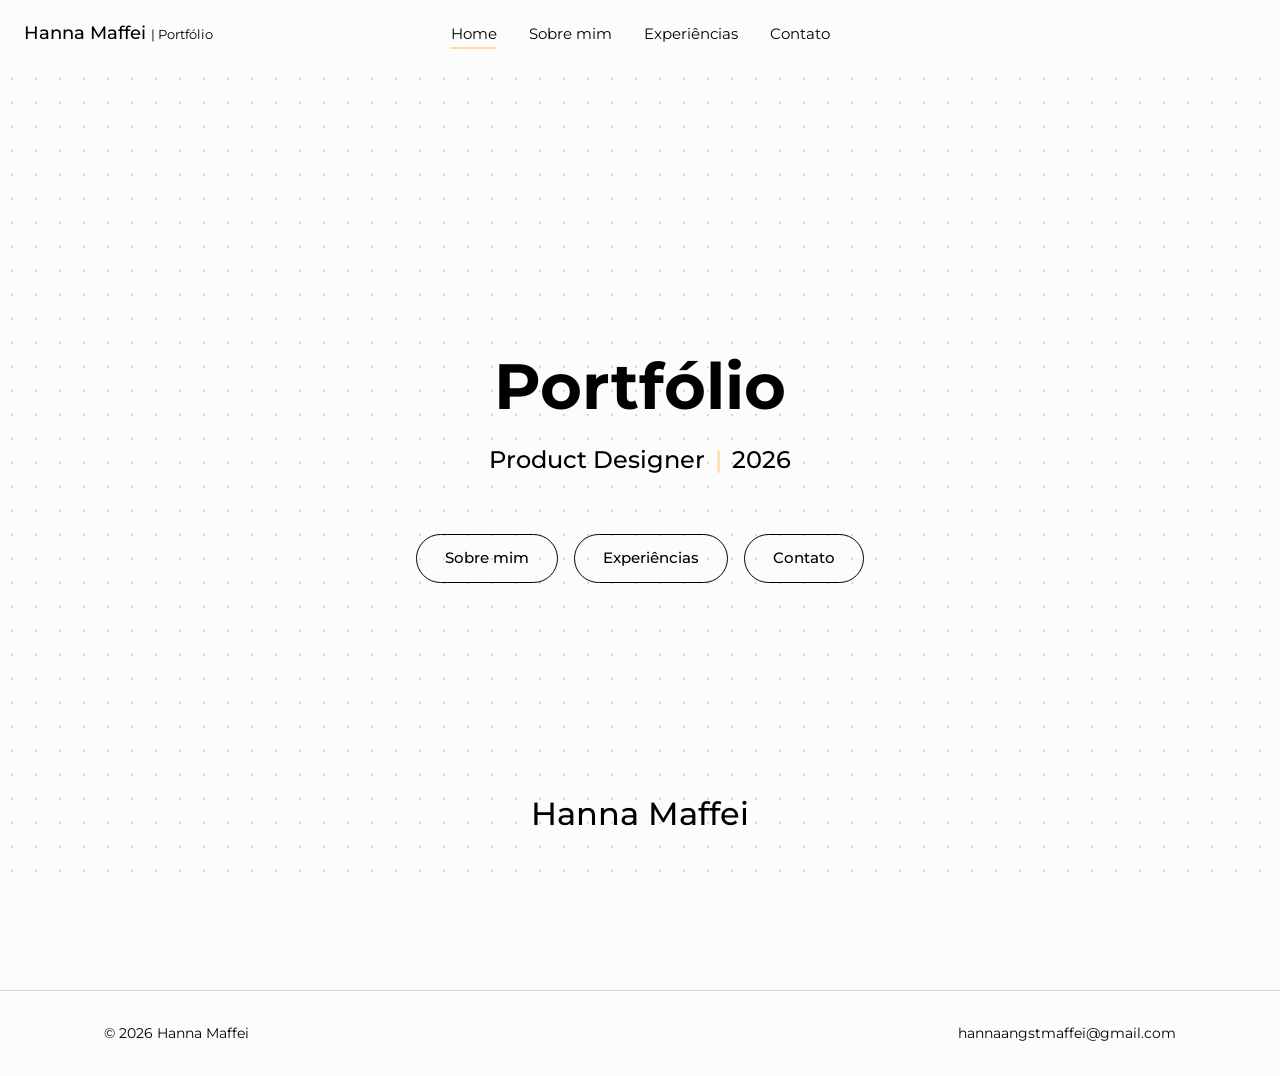
<file: index.html>
<!doctype html>
<html lang="pt-BR">
<head>
  <meta charset="UTF-8" />
  <meta name="viewport" content="width=device-width, initial-scale=1.0" />
  <title>Hanna Maffei | Product Designer</title>
  <meta name="description" content="Portfólio de Hanna Maffei, Product Designer especializada em fluxos, jornadas e regras de negócio para produtos SaaS e B2B." />
  <link rel="preconnect" href="https://fonts.googleapis.com" />
  <link rel="preconnect" href="https://fonts.gstatic.com" crossorigin />
  <link href="https://fonts.googleapis.com/css2?family=Montserrat:wght@400;500;600;700&display=swap" rel="stylesheet" />
  <link rel="stylesheet" href="css/style.css?v=17" />
</head>
<body>

  <header class="site-header">
    <div class="wrap">
      <a class="brand" href="index.html">Hanna Maffei <span class="brand-sep">| Portfólio</span></a>
      <button class="nav-toggle" aria-label="Abrir menu" aria-expanded="false">☰</button>
      <ul class="nav-links">
        <li><a href="index.html" aria-current="page">Home</a></li>
        <li><a href="sobre.html">Sobre mim</a></li>
        <li><a href="experiencias.html">Experiências</a></li>
        <li><a href="contato.html">Contato</a></li>
      </ul>
    </div>
  </header>

  <main>
    <section class="hero dotted-bg">
      <div class="hero-content">
        <h1>Portfólio</h1>
        <p class="role">Product Designer <span class="role-sep">|</span> 2026</p>
      </div>

      <nav class="hero-nav">
        <a class="btn" href="sobre.html">Sobre mim</a>
        <a class="btn" href="experiencias.html">Experiências</a>
        <a class="btn" href="contato.html">Contato</a>
      </nav>

      <p class="signature">Hanna Maffei</p>
    </section>
  </main>

  <footer class="site-footer">
    <div class="wrap">
      <span>© 2026 Hanna Maffei</span>
      <a href="mailto:hannaangstmaffei@gmail.com">hannaangstmaffei@gmail.com</a>
    </div>
  </footer>

  <script src="js/main.js?v=7"></script>
</body>
</html>
</file>
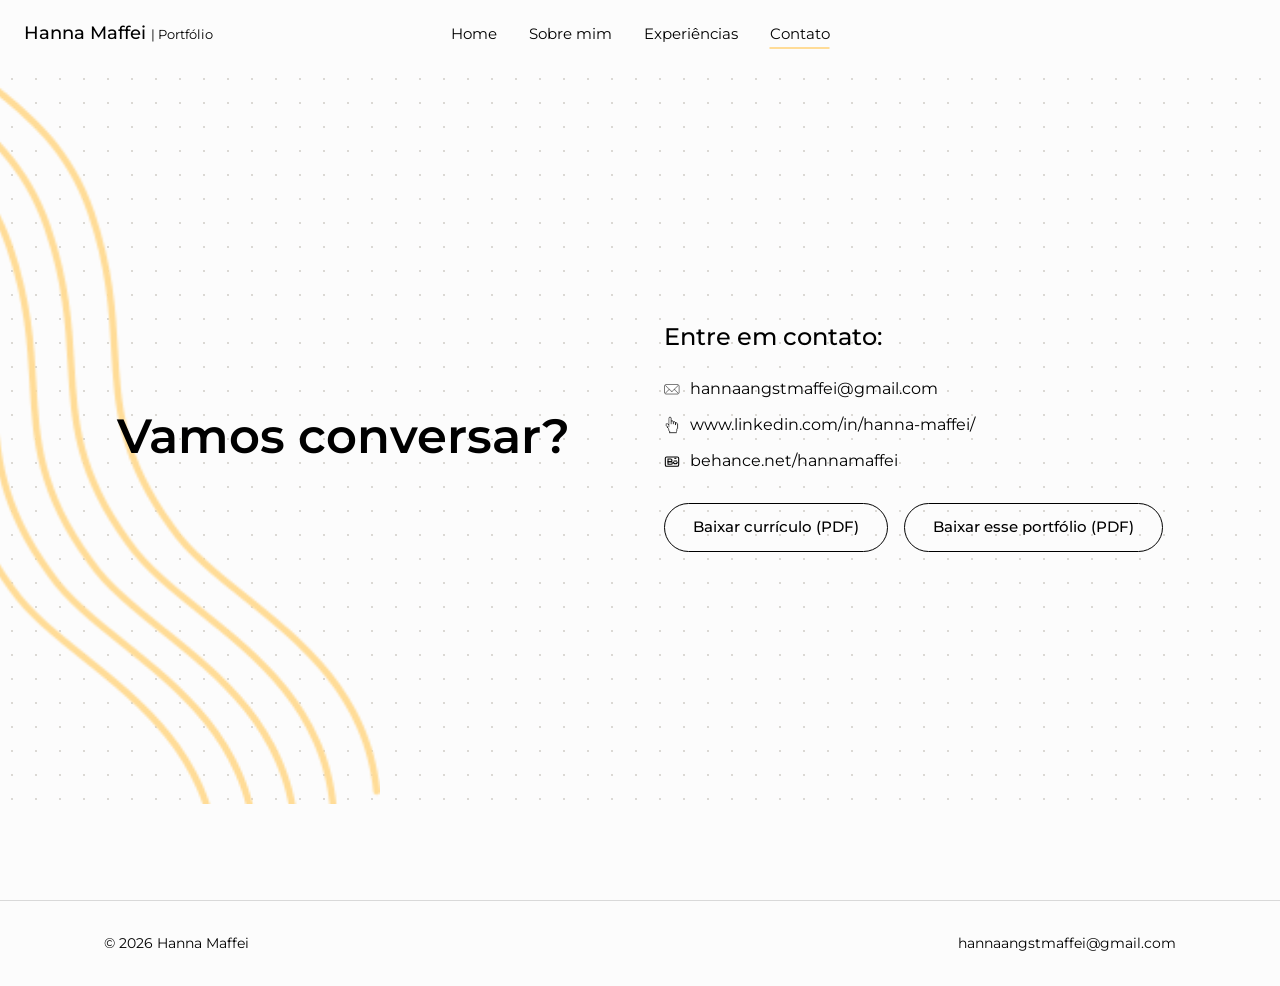
<file: contato.html>
<!doctype html>
<html lang="pt-BR">
<head>
  <meta charset="UTF-8" />
  <meta name="viewport" content="width=device-width, initial-scale=1.0" />
  <title>Contato | Hanna Maffei</title>
  <meta name="description" content="Entre em contato com Hanna Maffei, Product Designer." />
  <link rel="preconnect" href="https://fonts.googleapis.com" />
  <link rel="preconnect" href="https://fonts.gstatic.com" crossorigin />
  <link href="https://fonts.googleapis.com/css2?family=Montserrat:wght@400;500;600;700&display=swap" rel="stylesheet" />
  <link rel="stylesheet" href="css/style.css?v=17" />
</head>
<body>

  <header class="site-header">
    <div class="wrap">
      <a class="brand" href="index.html">Hanna Maffei <span class="brand-sep">| Portfólio</span></a>
      <button class="nav-toggle" aria-label="Abrir menu" aria-expanded="false">☰</button>
      <ul class="nav-links">
        <li><a href="index.html">Home</a></li>
        <li><a href="sobre.html">Sobre mim</a></li>
        <li><a href="experiencias.html">Experiências</a></li>
        <li><a href="contato.html" aria-current="page">Contato</a></li>
      </ul>
    </div>
  </header>

  <main>
    <section class="contact-section dotted-bg">
      <img class="decor-lines" src="assets/img/linhas-contato.png" alt="" />

      <div class="wrap">
        <div class="contact-grid">
          <h2>Vamos conversar?</h2>

          <div class="contact-links">
            <h3>Entre em contato:</h3>
            <a class="contact-item" href="mailto:hannaangstmaffei@gmail.com">
              <img src="assets/img/icon-email.png" alt="" />
              hannaangstmaffei@gmail.com
            </a>
            <a class="contact-item" href="https://www.linkedin.com/in/hanna-maffei/" target="_blank" rel="noopener">
              <img src="assets/img/icon-linkedin.png" alt="" />
              www.linkedin.com/in/hanna-maffei/
            </a>
            <a class="contact-item" href="https://www.behance.net/hannamaffei" target="_blank" rel="noopener">
              <svg width="16" height="16" viewBox="0 0 24 24" fill="none" stroke="currentColor" stroke-width="1.6" aria-hidden="true">
                <rect x="2" y="6" width="20" height="14" rx="2" />
                <path d="M6 9h4a2 2 0 0 1 0 4H6z" />
                <path d="M6 13h4.5a2 2 0 0 1 0 4H6z" />
                <path d="M14 13a3 3 0 0 0 6 0" />
                <path d="M14.5 12h5" />
                <path d="M15.5 8h3" />
              </svg>
              behance.net/hannamaffei
            </a>

            <a class="btn" style="margin-top: 24px;" href="assets/files/Hanna_Maffei_CV.pdf" download="Hanna_Maffei_CV.pdf">Baixar currículo (PDF)</a>
            <a class="btn" style="margin-top: 24px; margin-left: 12px;" href="assets/files/Hanna_Maffei_Portfolio_Pocket.pdf" download="Hanna_Maffei_Portfolio_Pocket.pdf">Baixar esse portfólio (PDF)</a>
          </div>
        </div>
      </div>
    </section>
  </main>

  <footer class="site-footer">
    <div class="wrap">
      <span>© 2026 Hanna Maffei</span>
      <a href="mailto:hannaangstmaffei@gmail.com">hannaangstmaffei@gmail.com</a>
    </div>
  </footer>

  <script src="js/main.js?v=7"></script>
</body>
</html>
</file>
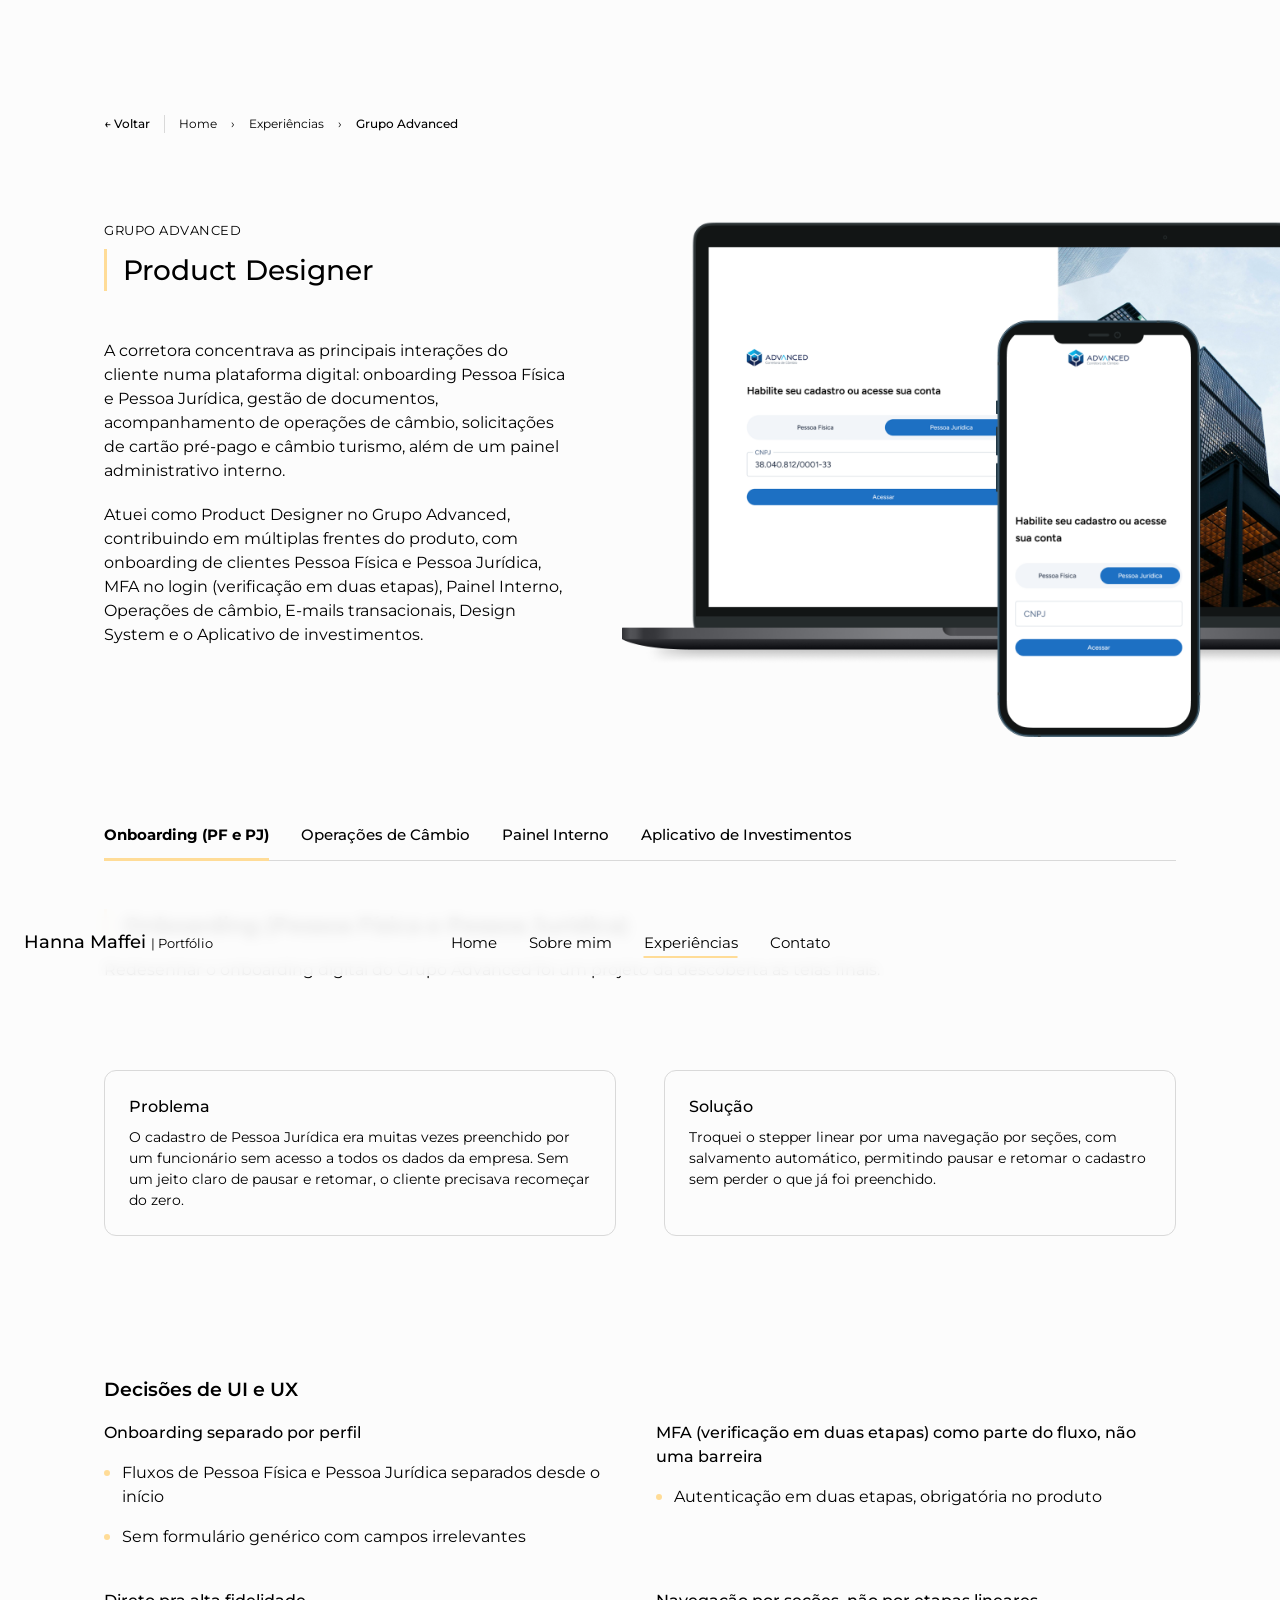
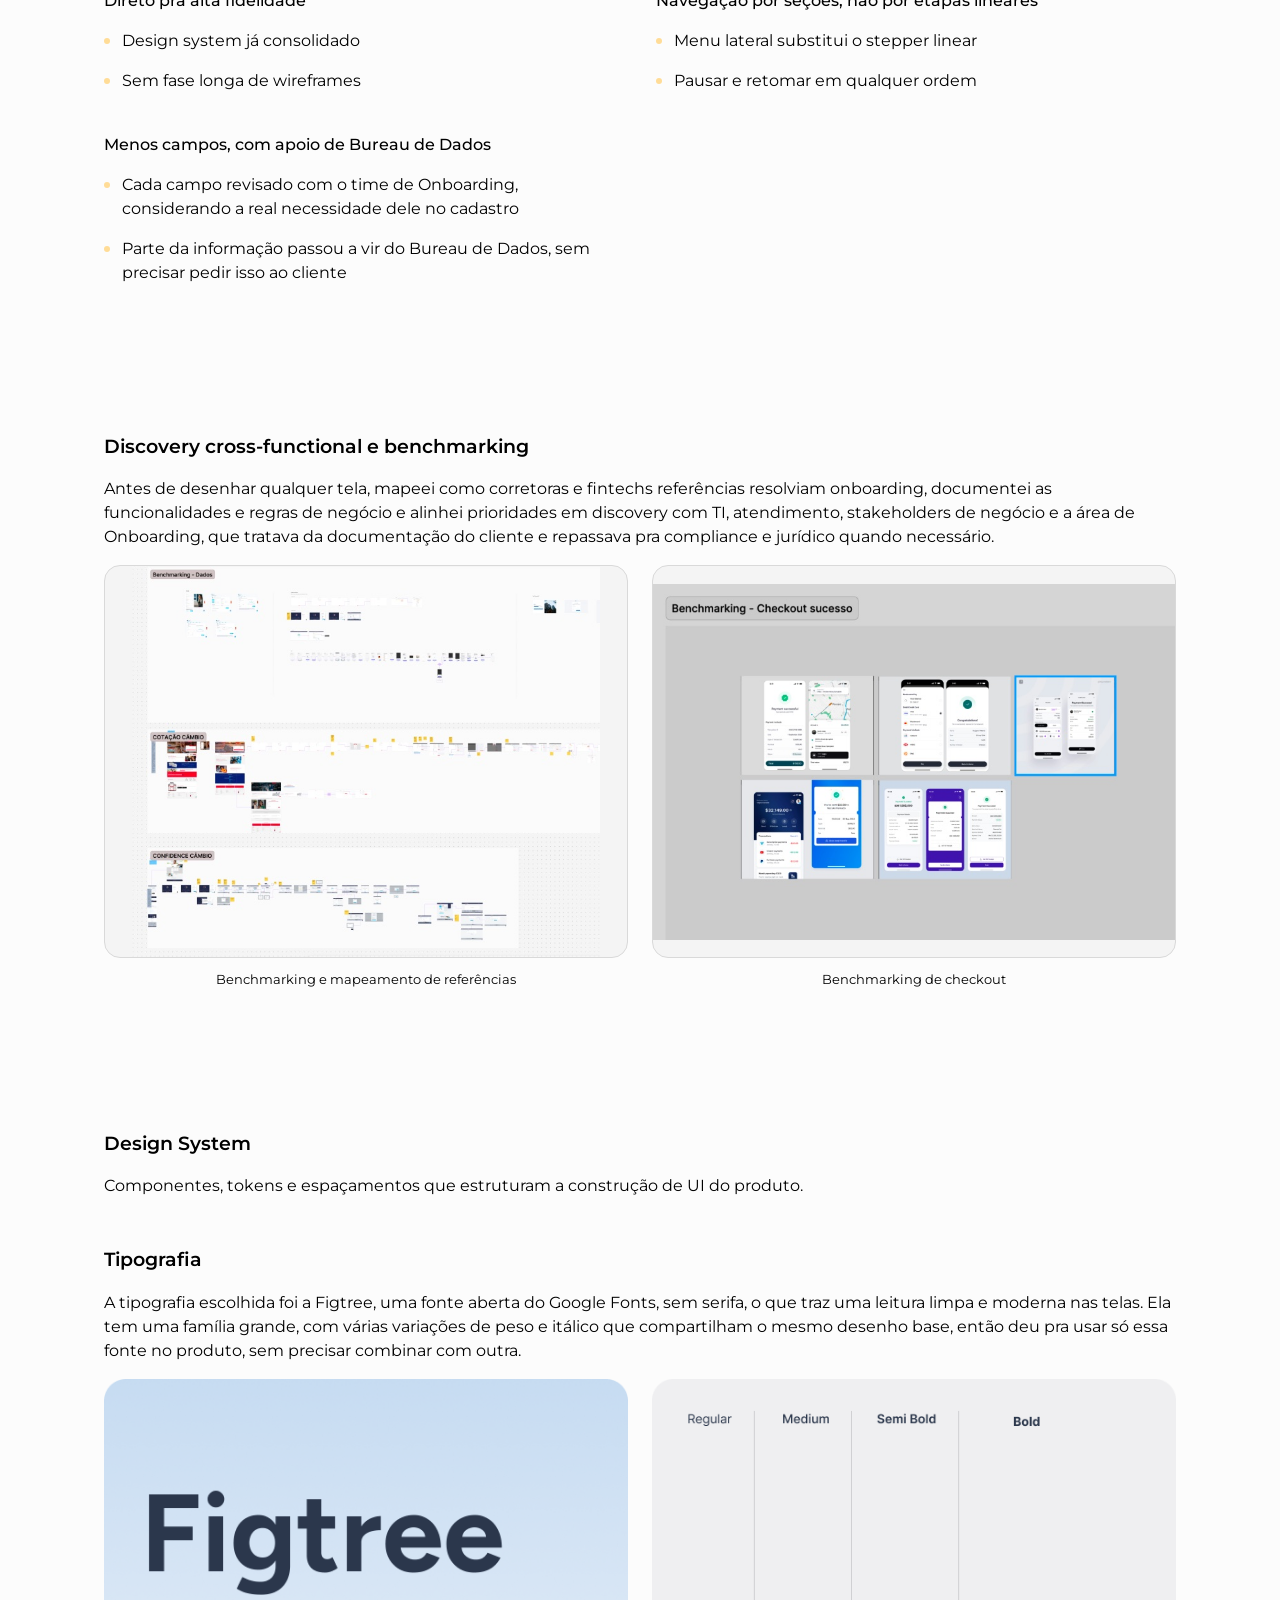
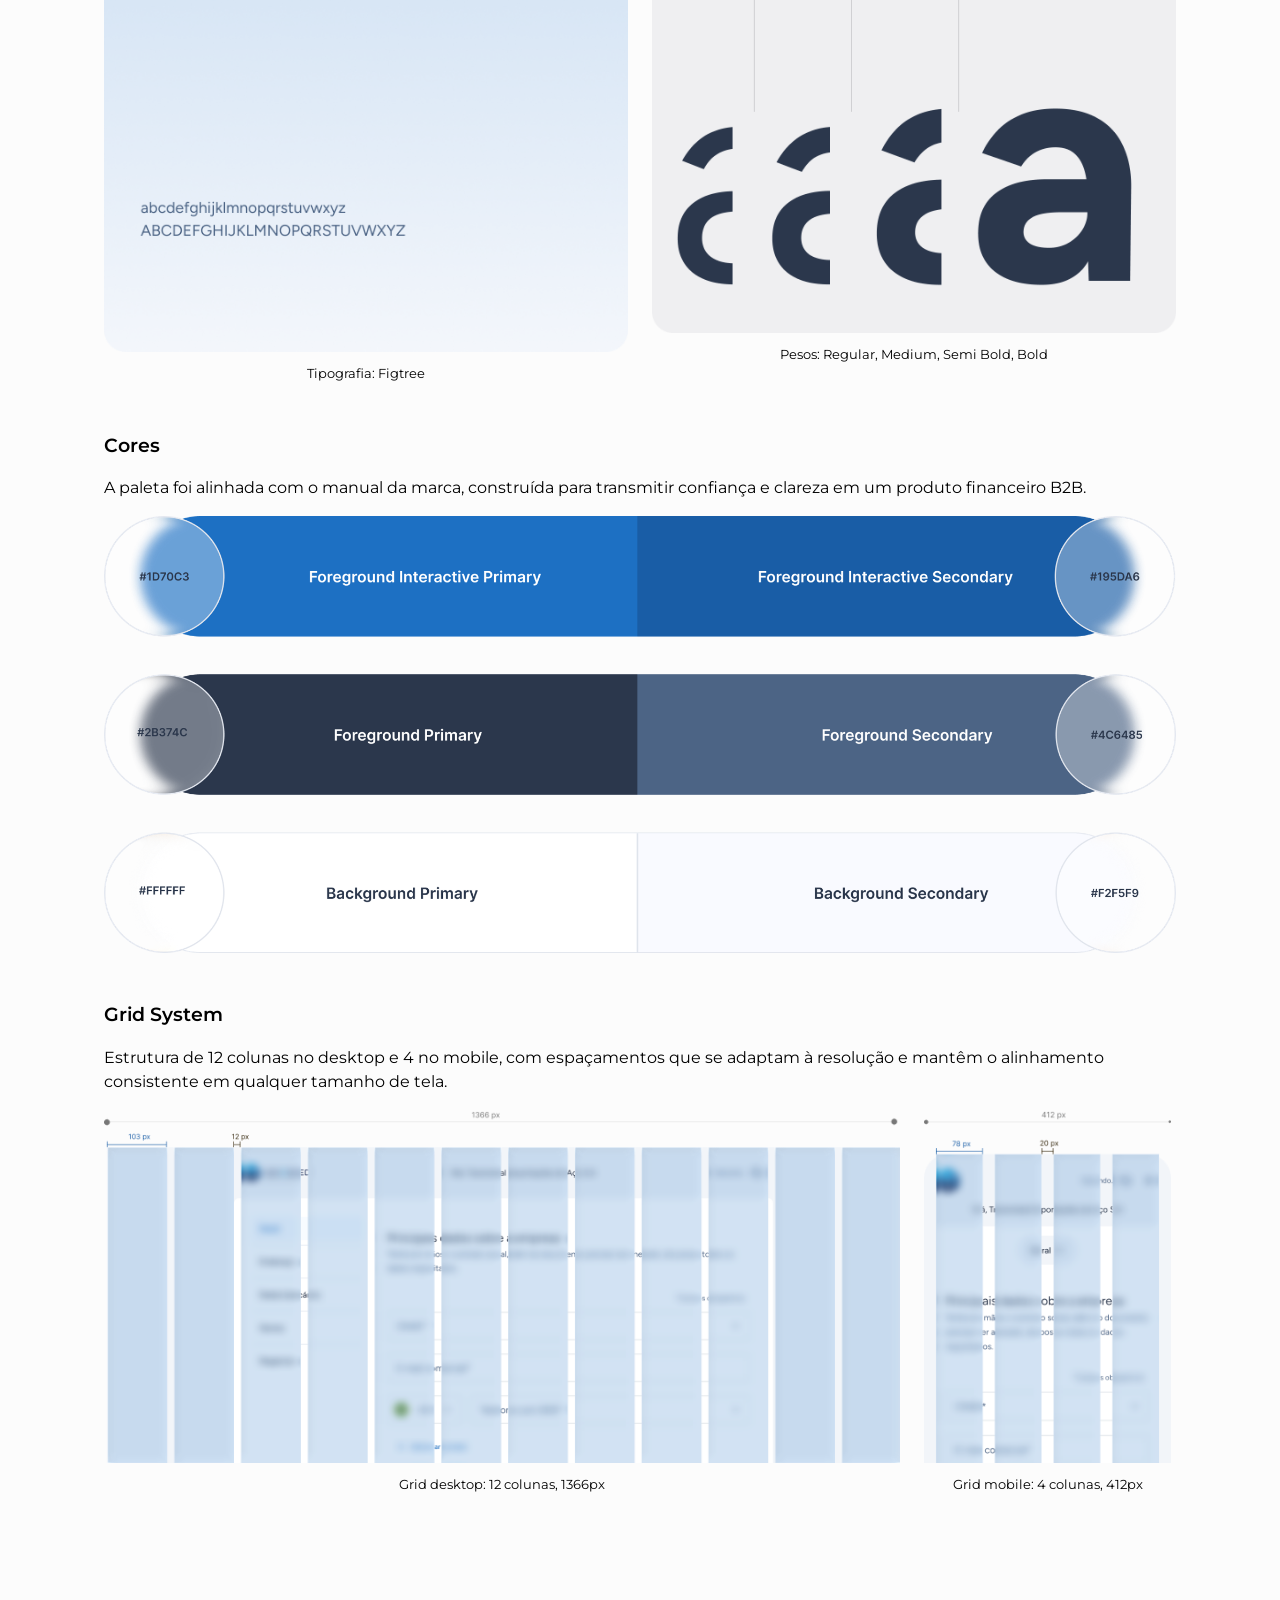
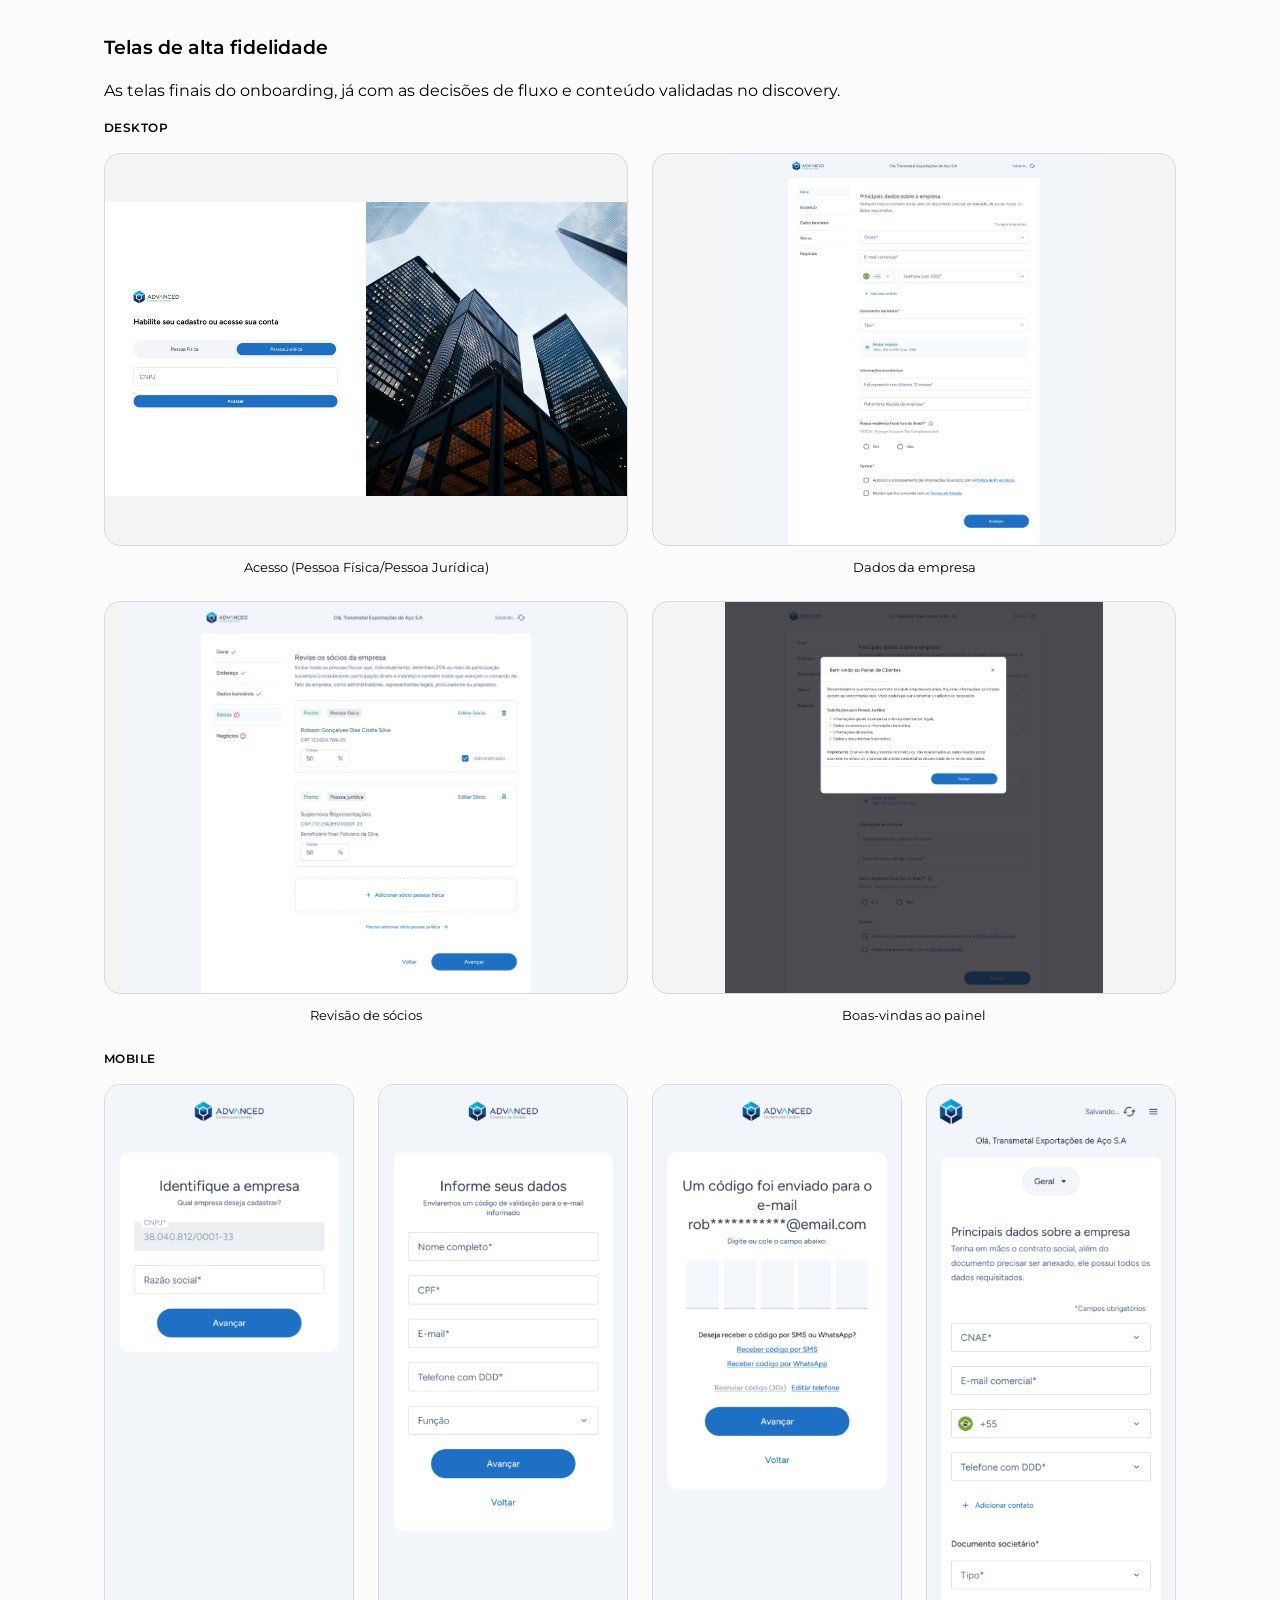
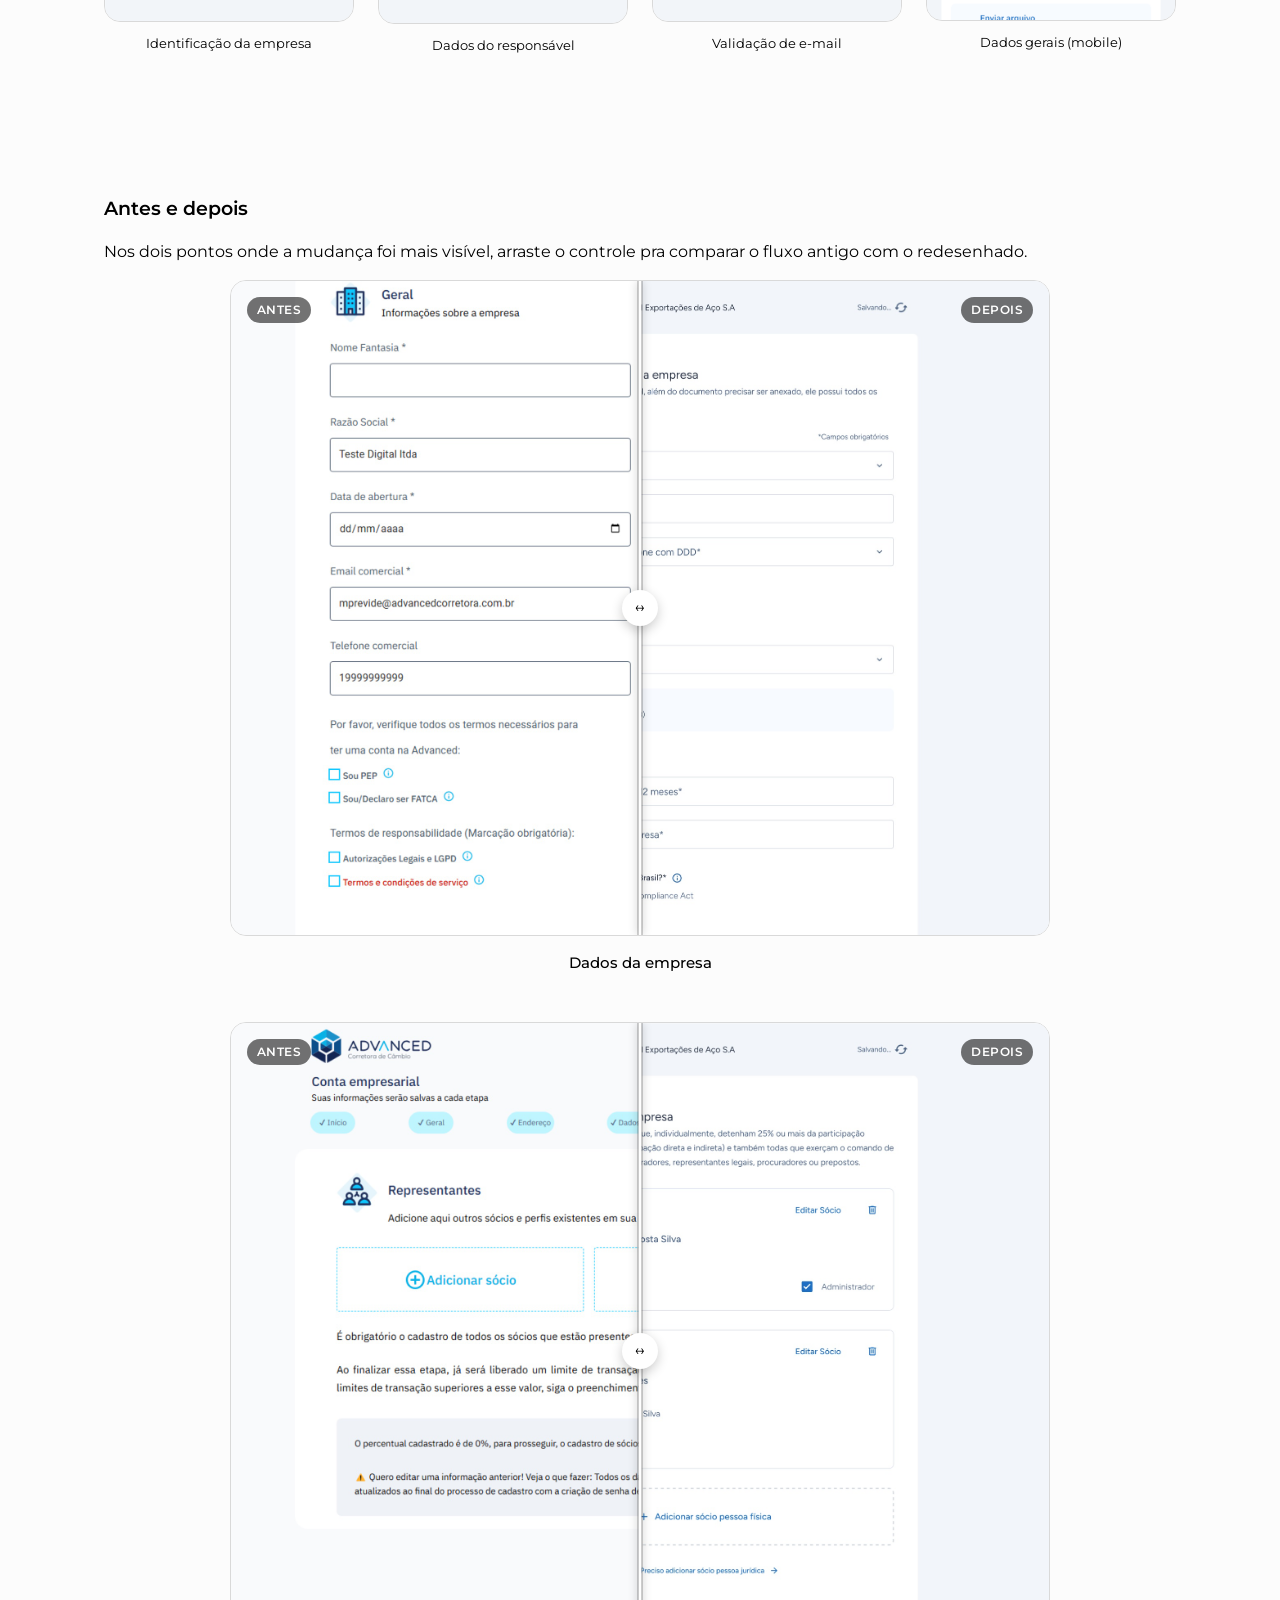
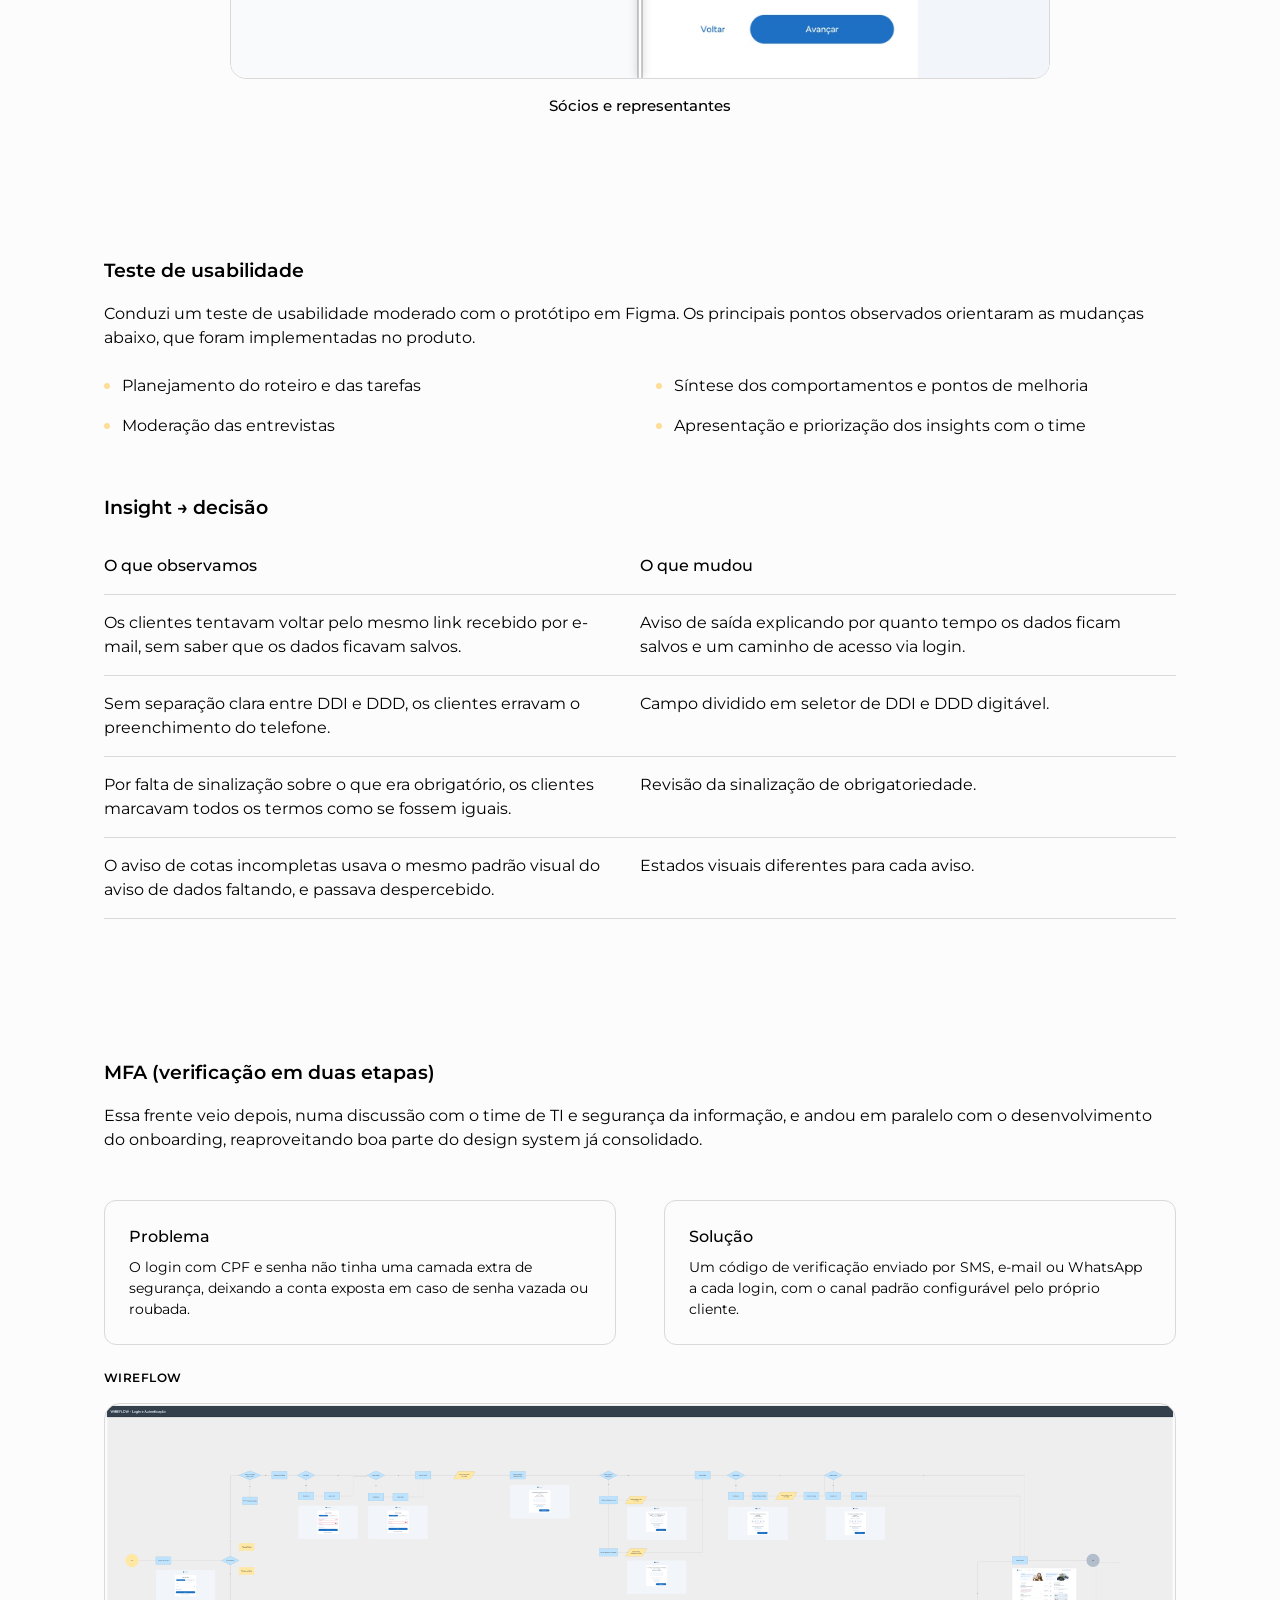
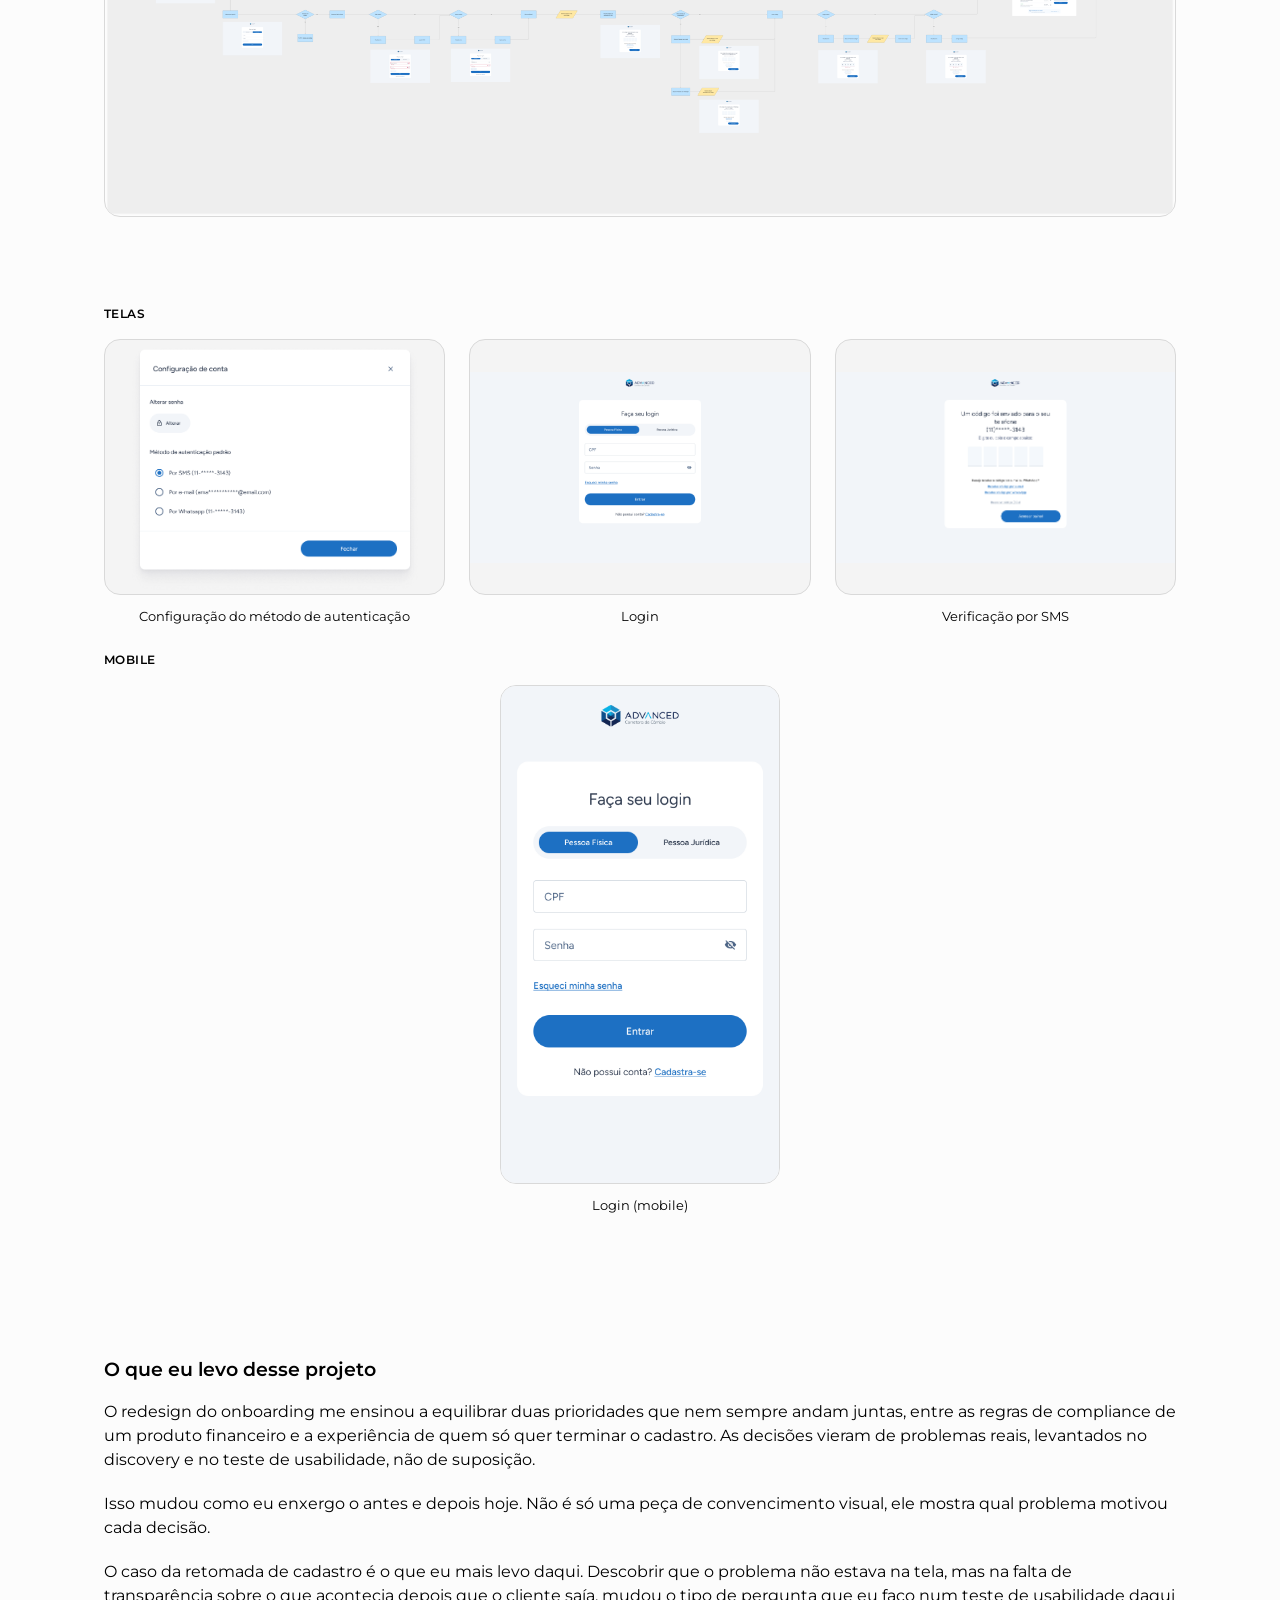
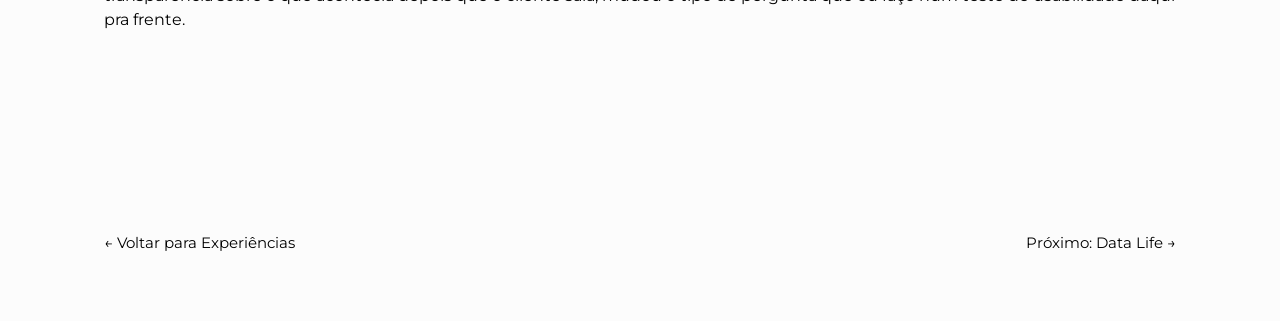
<file: experiencia-cambio.html>
<!doctype html>
<html lang="pt-BR">
<head>
  <meta charset="UTF-8" />
  <meta name="viewport" content="width=device-width, initial-scale=1.0" />
  <meta http-equiv="refresh" content="0; url=experiencia-grupoadvanced.html#onboarding" />
  <link rel="canonical" href="experiencia-grupoadvanced.html#onboarding" />
  <title>Grupo Advanced | Hanna Maffei</title>
  <link href="https://fonts.googleapis.com/css2?family=Montserrat:wght@400;500;600;700&display=swap" rel="stylesheet" />
  <link rel="stylesheet" href="css/style.css?v=17" />
</head>
<body>
  <div class="wrap" style="padding-top:96px; text-align:center;">
    <p>Esse case agora faz parte de <a href="experiencia-grupoadvanced.html#onboarding">Grupo Advanced</a>.</p>
  </div>
</body>
</html>
</file>
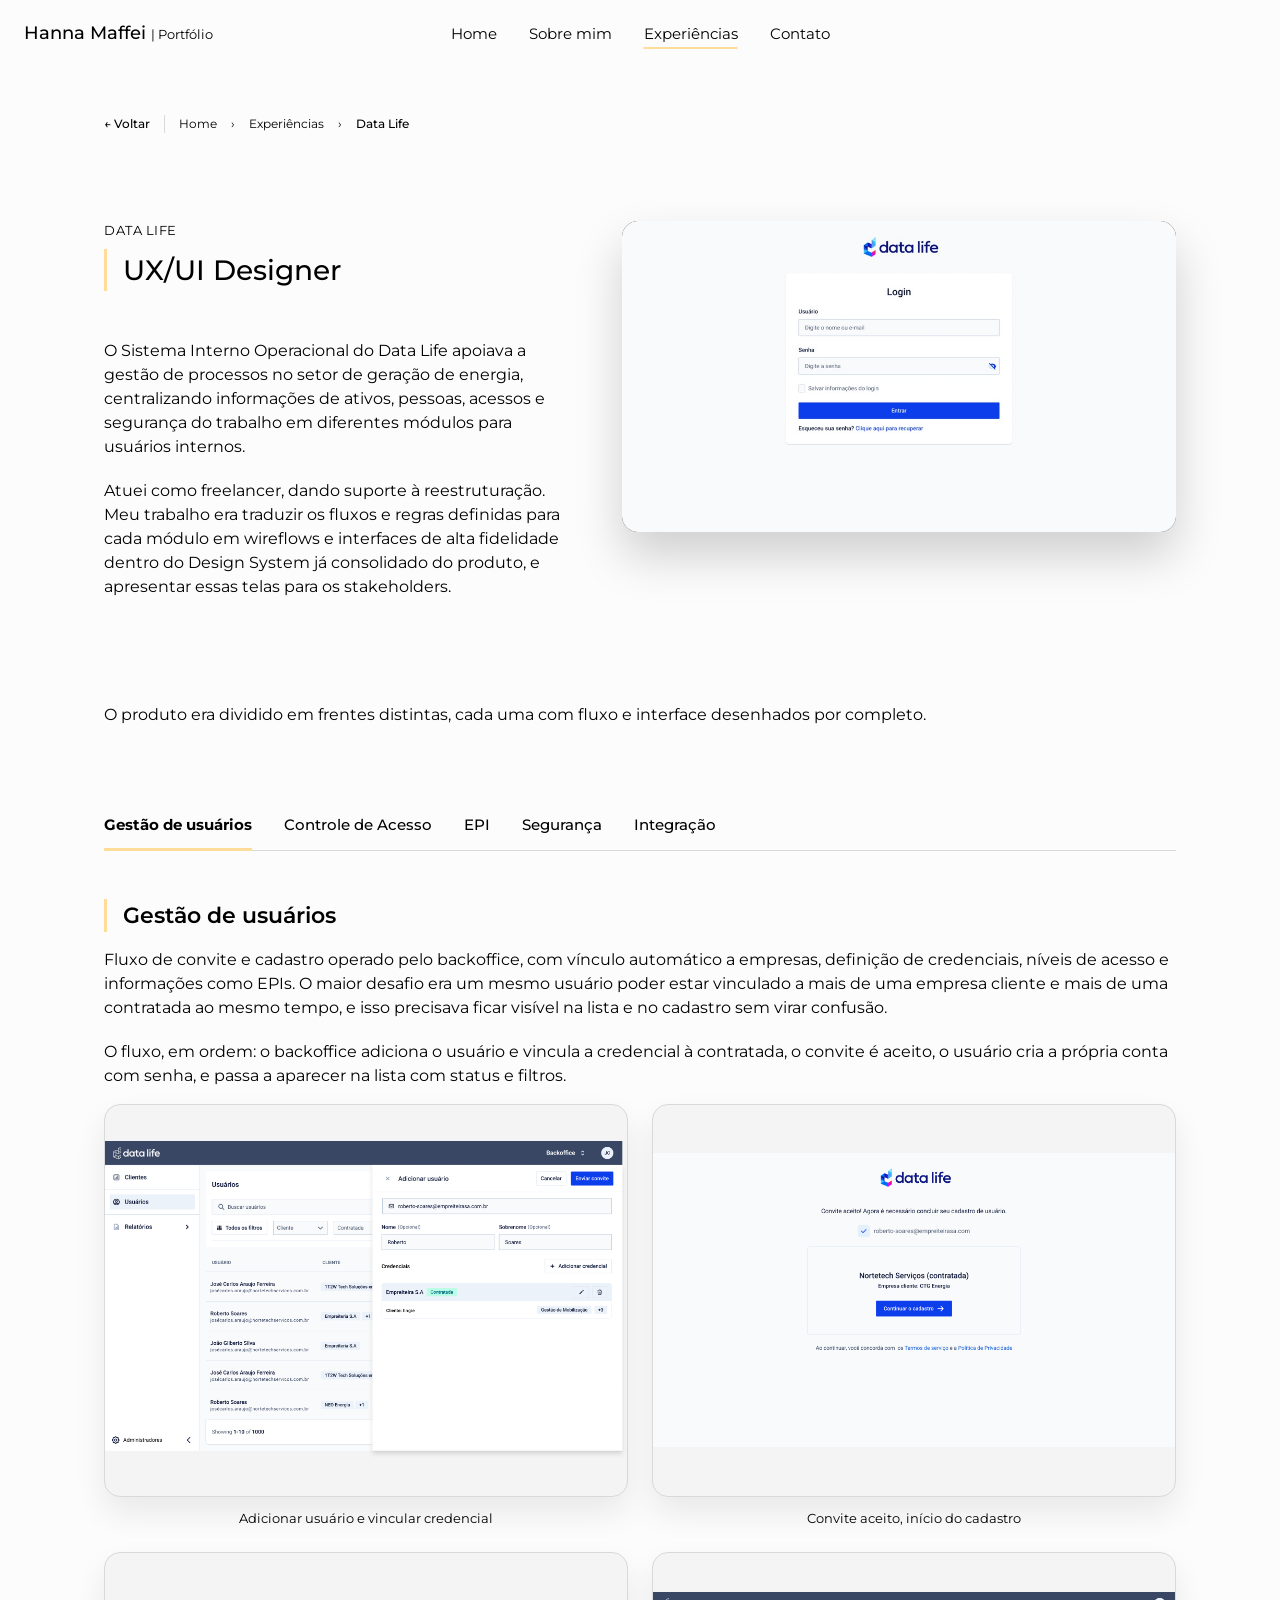
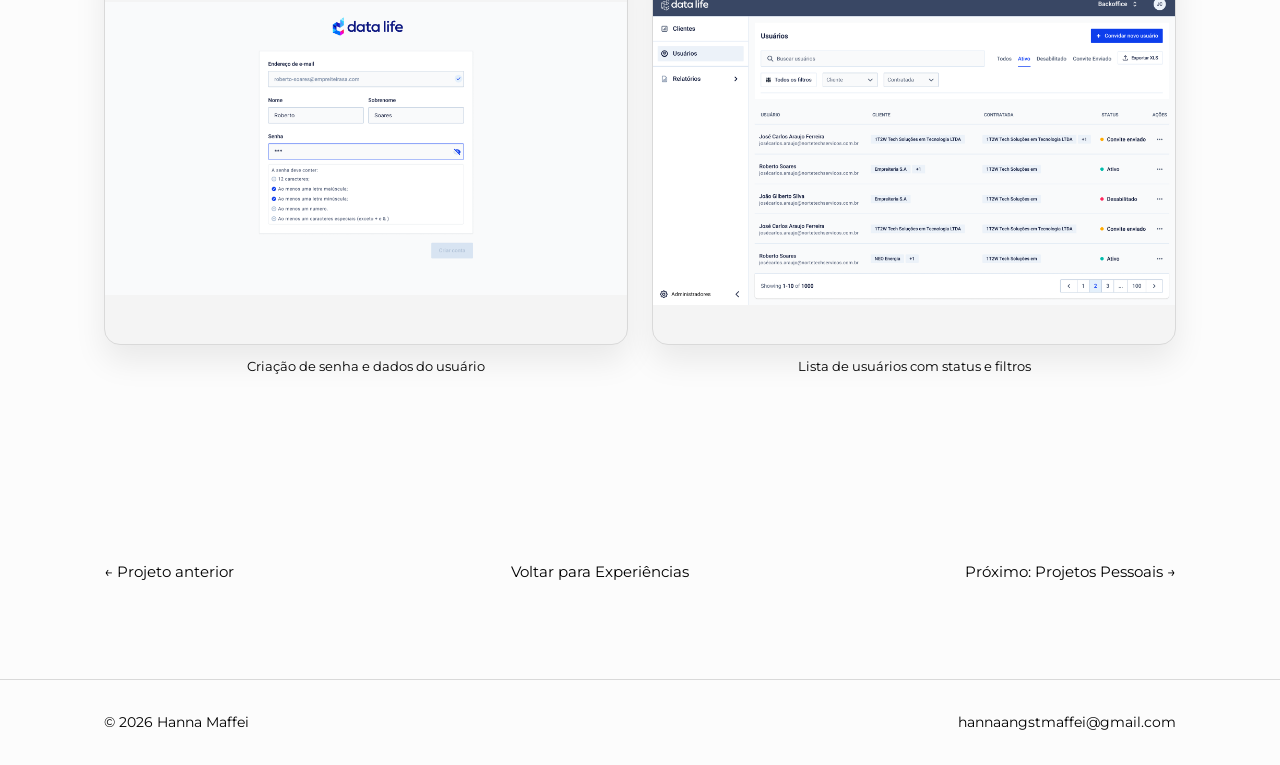
<file: experiencia-datalife.html>
<!doctype html>
<html lang="pt-BR">
<head>
  <meta charset="UTF-8" />
  <meta name="viewport" content="width=device-width, initial-scale=1.0" />
  <title>Data Life | Hanna Maffei</title>
  <meta name="description" content="Papel de UX/UI Designer de Hanna Maffei no Data Life: Sistema Interno Operacional." />
  <link rel="preconnect" href="https://fonts.googleapis.com" />
  <link rel="preconnect" href="https://fonts.gstatic.com" crossorigin />
  <link href="https://fonts.googleapis.com/css2?family=Montserrat:wght@400;500;600;700&display=swap" rel="stylesheet" />
  <link rel="stylesheet" href="css/style.css?v=19" />
</head>
<body>

  <header class="site-header">
    <div class="wrap">
      <a class="brand" href="index.html">Hanna Maffei <span class="brand-sep">| Portfólio</span></a>
      <button class="nav-toggle" aria-label="Abrir menu" aria-expanded="false">☰</button>
      <ul class="nav-links">
        <li><a href="index.html">Home</a></li>
        <li><a href="sobre.html">Sobre mim</a></li>
        <li><a href="experiencias.html" aria-current="page">Experiências</a></li>
        <li><a href="contato.html">Contato</a></li>
      </ul>
    </div>
  </header>

  <main>
    <div class="wrap" style="padding-top:48px;">

      <nav class="breadcrumb" aria-label="breadcrumb">
        <a class="breadcrumb-back" href="experiencias.html">← Voltar</a>
        <span class="breadcrumb-trail">
          <a href="index.html">Home</a><span>›</span>
          <a href="experiencias.html">Experiências</a><span>›</span>
          <span class="current">Data Life</span>
        </span>
      </nav>

      <section class="project-hero">
        <div class="project-hero-grid">
          <div class="project-info">
            <span class="project-client">Data Life</span>
            <h1>UX/UI Designer</h1>
            <div class="project-body">
              <p>O Sistema Interno Operacional do Data Life apoiava a gestão de processos no setor de geração de energia, centralizando informações de ativos, pessoas, acessos e segurança do trabalho em diferentes módulos para usuários internos.</p>
              <p>Atuei como freelancer, dando suporte à reestruturação. Meu trabalho era traduzir os fluxos e regras definidas para cada módulo em wireflows e interfaces de alta fidelidade dentro do Design System já consolidado do produto, e apresentar essas telas para os stakeholders.</p>
            </div>
          </div>
          <div class="project-hero-media">
            <img src="assets/img/projeto-datalife.jpg" alt="Tela de login do sistema interno operacional do Data Life" />
          </div>
        </div>

        <div class="project-body">
          <p>O produto era dividido em frentes distintas, cada uma com fluxo e interface desenhados por completo.</p>
        </div>

        <div class="subproject-nav" role="tablist" aria-label="Módulos do sistema">
          <button type="button" class="active" role="tab" aria-selected="true" aria-controls="gestao-usuarios" id="tab-gestao-usuarios">Gestão de usuários</button>
          <button type="button" role="tab" aria-selected="false" aria-controls="controle-acesso" id="tab-controle-acesso" tabindex="-1">Controle de Acesso</button>
          <button type="button" role="tab" aria-selected="false" aria-controls="epi" id="tab-epi" tabindex="-1">EPI</button>
          <button type="button" role="tab" aria-selected="false" aria-controls="seguranca" id="tab-seguranca" tabindex="-1">Segurança</button>
          <button type="button" role="tab" aria-selected="false" aria-controls="integracao" id="tab-integracao" tabindex="-1">Integração</button>
        </div>

        <div class="tab-panel active" id="gestao-usuarios" role="tabpanel" aria-labelledby="tab-gestao-usuarios">
          <h2 class="role-section">Gestão de usuários</h2>
          <div class="project-body">
            <p>Fluxo de convite e cadastro operado pelo backoffice, com vínculo automático a empresas, definição de credenciais, níveis de acesso e informações como EPIs. O maior desafio era um mesmo usuário poder estar vinculado a mais de uma empresa cliente e mais de uma contratada ao mesmo tempo, e isso precisava ficar visível na lista e no cadastro sem virar confusão.</p>
            <p>O fluxo, em ordem: o backoffice adiciona o usuário e vincula a credencial à contratada, o convite é aceito, o usuário cria a própria conta com senha, e passa a aparecer na lista com status e filtros.</p>
          </div>

          <div class="screens-grid">
            <figure>
              <div class="frame"><img src="assets/img/datalife-usuarios-adicionar.png" alt="Modal Adicionar usuário no backoffice, com nome, sobrenome e credencial vinculada a uma contratada" /></div>
              <figcaption>Adicionar usuário e vincular credencial</figcaption>
            </figure>
            <figure>
              <div class="frame"><img src="assets/img/datalife-usuarios-convite-aceito.png" alt="Tela de convite aceito, informando que é necessário concluir o cadastro de usuário" /></div>
              <figcaption>Convite aceito, início do cadastro</figcaption>
            </figure>
            <figure>
              <div class="frame"><img src="assets/img/datalife-usuarios-criar-senha.png" alt="Formulário de criação de conta com nome, sobrenome e senha, mostrando os requisitos de senha" /></div>
              <figcaption>Criação de senha e dados do usuário</figcaption>
            </figure>
            <figure>
              <div class="frame"><img src="assets/img/datalife-usuarios-lista.png" alt="Lista de usuários no backoffice com abas de status, filtros por cliente e contratada, e exportação em XLS" /></div>
              <figcaption>Lista de usuários com status e filtros</figcaption>
            </figure>
          </div>
        </div>
        <div class="tab-panel" id="controle-acesso" role="tabpanel" aria-labelledby="tab-controle-acesso">
          <h2 class="role-section">Controle de Acesso</h2>
          <div class="project-body">
            <p>Centralizava os registros de entrada e saída de profissionais, dando visibilidade ao fluxo de pessoas no ambiente. O mesmo padrão de controle (cartão vinculado, histórico e QR-Code) também se aplicava a veículos e equipamentos, e nem todo registro era automático: quando o crachá era esquecido, o acesso virava um registro manual, com justificativa.</p>
            <p>O fluxo, em ordem: a lista mostra as entradas e saídas registradas, um registro pode ser incluído manualmente quando necessário, e cada profissional (ou veículo/equipamento) tem uma tela detalhada com histórico completo, cartões vinculados e QR-Code para leitura rápida.</p>
          </div>

          <p class="gallery-label">Profissionais</p>
          <div class="screens-grid">
            <figure>
              <div class="frame"><img src="assets/img/datalife-acesso-lista.png" alt="Lista de profissionais com registros de entrada e saída, filtros por período, empresa, planta, guarita e supervisor" /></div>
              <figcaption>Lista de entradas e saídas, com filtros</figcaption>
            </figure>
            <figure>
              <div class="frame"><img src="assets/img/datalife-acesso-incluir-registro.png" alt="Modal Incluir Registro, com opção Entrada ou Saída, profissional, data, horário, guarita, supervisor, planta, motivo e observações" /></div>
              <figcaption>Inclusão manual de registro</figcaption>
            </figure>
            <figure>
              <div class="frame"><img src="assets/img/datalife-acesso-salvo.png" alt="Lista de profissionais com confirmação Salvo com sucesso após incluir um registro" /></div>
              <figcaption>Confirmação de registro salvo</figcaption>
            </figure>
            <figure>
              <div class="frame"><img src="assets/img/datalife-acesso-historico.png" alt="Tela detalhada de um profissional, aba Histórico, com registros de entrada e saída incluindo os manuais, com observação Esqueceu o crachá" /></div>
              <figcaption>Histórico detalhado por profissional</figcaption>
            </figure>
            <figure>
              <div class="frame"><img src="assets/img/datalife-acesso-cartoes.png" alt="Tela detalhada de um profissional, aba Cartões, listando cartões vinculados com situação Ativo ou Destivado" /></div>
              <figcaption>Cartões vinculados ao profissional</figcaption>
            </figure>
            <figure>
              <div class="frame"><img src="assets/img/datalife-acesso-vincular-cartao.png" alt="Modal Vincular cartão, com campo para digitar o número do cartão" /></div>
              <figcaption>Vincular novo cartão</figcaption>
            </figure>
          </div>

          <p class="gallery-label gallery-break">Veículos e equipamentos</p>
          <div class="screens-grid">
            <figure>
              <div class="frame"><img src="assets/img/datalife-acesso-veiculos-qrcode.png" alt="Modal de QR-Code de um equipamento (Turbina VentoMax 3000), com código para leitura rápida" /></div>
              <figcaption>QR-Code do equipamento</figcaption>
            </figure>
            <figure>
              <div class="frame"><img src="assets/img/datalife-acesso-veiculos-excluir-cartao.png" alt="Modal de confirmação para excluir um cartão vinculado a um equipamento" /></div>
              <figcaption>Confirmação para excluir cartão</figcaption>
            </figure>
          </div>
        </div>
        <div class="tab-panel" id="epi" role="tabpanel" aria-labelledby="tab-epi">
          <h2 class="role-section">EPI</h2>
          <div class="project-body">
            <p>Controle de equipamentos de proteção por profissional, com registro de entregas, validades, histórico e assinatura digital na retirada. O maior desafio era deixar visível quem precisava de atenção sem abrir cada ficha: a lista já destaca em vermelho, com um ícone de alerta, os profissionais com algum equipamento expirado ou pendente.</p>
            <p>O fluxo, em ordem: a lista sinaliza quem precisa de atenção, cada equipamento entregue tem prazo de validade e vira ativo ou expirado, a entrega só é concluída com assinatura digital, e a ficha completa reúne equipamentos, entregas, devoluções e o histórico de tudo que já aconteceu.</p>
          </div>

          <div class="screens-grid">
            <figure>
              <div class="frame"><img src="assets/img/datalife-epi-lista.png" alt="Lista de fichas de EPI, com profissionais sinalizados em vermelho quando têm equipamento expirado ou pendente" /></div>
              <figcaption>Lista de fichas, com alerta de pendência</figcaption>
            </figure>
            <figure>
              <div class="frame"><img src="assets/img/datalife-epi-equipamentos.png" alt="Aba Equipamentos da ficha de EPI, com quantidade, prazo e status Ativo ou Expirado de cada item" /></div>
              <figcaption>Equipamentos ativos e expirados</figcaption>
            </figure>
            <figure>
              <div class="frame"><img src="assets/img/datalife-epi-entregas.png" alt="Aba Entregas da ficha de EPI, com total de itens e status de assinatura Assinado ou Pendente" /></div>
              <figcaption>Entregas e status de assinatura</figcaption>
            </figure>
            <figure>
              <div class="frame"><img src="assets/img/datalife-epi-assinatura.png" alt="Modal de assinatura digital, vazio e preenchido, usado para confirmar a retirada do equipamento" /></div>
              <figcaption>Assinatura digital na retirada</figcaption>
            </figure>
            <figure>
              <div class="frame"><img src="assets/img/datalife-epi-devolucoes.png" alt="Aba Devoluções da ficha de EPI, com equipamento, data de devolução e data de entrega" /></div>
              <figcaption>Devoluções registradas</figcaption>
            </figure>
            <figure>
              <div class="frame"><img src="assets/img/datalife-epi-historico.png" alt="Aba Histórico da ficha de EPI, reunindo entregas, devoluções e exclusões em uma linha do tempo" /></div>
              <figcaption>Histórico completo por equipamento</figcaption>
            </figure>
          </div>
        </div>
        <div class="tab-panel" id="seguranca" role="tabpanel" aria-labelledby="tab-seguranca">
          <h2 class="role-section">Segurança</h2>
          <div class="project-body">
            <p>Análise e aprovação de documentos dos profissionais, permitindo validação ou reprovação diretamente no sistema. O desafio era que o status de cada profissional (Habilitado, Reprovado, Em análise, Aguardando envio) era o resultado de vários documentos individuais, cada um com seu próprio prazo de vencimento, e alguns documentos podiam ser dispensados com uma carta de não aplicabilidade em vez do arquivo real.</p>
            <p>O fluxo, em ordem: a lista mostra o status geral e quantos documentos já foram enviados, cada documento pode ser enviado com data de vencimento ou marcado como não aplicável, e a ficha do profissional reúne os documentos e um histórico de notas trocadas entre o time sobre o caso.</p>
          </div>

          <div class="screens-grid">
            <figure>
              <div class="frame"><img src="assets/img/datalife-seguranca-lista.png" alt="Lista de profissionais do módulo de Segurança, com abas de status (Habilitados, Reprovados, Em análise, Aguardando envio) e progresso de documentos enviados" /></div>
              <figcaption>Lista com status geral e progresso de envio</figcaption>
            </figure>
            <figure>
              <div class="frame"><img src="assets/img/datalife-seguranca-enviar-arquivo.png" alt="Modal Enviar arquivo, com opções de definir vencimento ou marcar como não aplicável, e área de upload" /></div>
              <figcaption>Envio de documento, com vencimento ou não aplicabilidade</figcaption>
            </figure>
            <figure>
              <div class="frame"><img src="assets/img/datalife-seguranca-documentos.png" alt="Ficha do profissional, aba Documentos, com dados de admissão, alocações e a lista de documentos com status individual" /></div>
              <figcaption>Ficha do profissional com documentos individuais</figcaption>
            </figure>
            <figure>
              <div class="frame"><img src="assets/img/datalife-seguranca-notas.png" alt="Ficha do profissional, aba Notas, com um editor de mensagem e histórico de comentários do time sobre o caso" /></div>
              <figcaption>Notas trocadas entre o time</figcaption>
            </figure>
          </div>
        </div>
        <div class="tab-panel" id="integracao" role="tabpanel" aria-labelledby="tab-integracao">
          <h2 class="role-section">Integração</h2>
          <div class="project-body">
            <p>Registro e rastreabilidade de eventos operacionais, permitindo que contratadas criassem eventos e registrassem presença ou ocorrência. O desafio era o ciclo de vida do agendamento: enquanto está Aberto, dá pra editar os profissionais convidados e enviar documentos; depois de Concluído ou Cancelado, os dados viram só registro. O envio de documento também precisava validar o tamanho do arquivo, com opção de excluir ou substituir quando ultrapassava o limite.</p>
            <p>O fluxo, em ordem: um novo agendamento define data, local e os profissionais convidados, o agendamento fica Aberto até ser concluído ou cancelado, documentos podem ser enviados nesse período, e a lista final mostra incluídos, presentes e o status de cada integração.</p>
          </div>

          <div class="screens-grid">
            <figure>
              <div class="frame"><img src="assets/img/datalife-integracao-lista.png" alt="Lista de eventos de integração, com número de incluídos, presentes e status Concluído ou Cancelado" /></div>
              <figcaption>Lista de eventos de integração</figcaption>
            </figure>
            <figure>
              <div class="frame"><img src="assets/img/datalife-integracao-novo-agendamento.png" alt="Formulário Novo agendamento, com data, local, descrição, profissionais selecionados e documento de integração" /></div>
              <figcaption>Novo agendamento de integração</figcaption>
            </figure>
            <figure>
              <div class="frame"><img src="assets/img/datalife-integracao-detalhe.png" alt="Detalhe de um agendamento Aberto, com profissionais selecionados e ações para concluir ou cancelar a agenda" /></div>
              <figcaption>Agendamento aberto, com profissionais e ações</figcaption>
            </figure>
            <figure>
              <div class="frame"><img src="assets/img/datalife-integracao-enviar-arquivo.png" alt="Modal Enviar arquivo dentro de um agendamento de integração" /></div>
              <figcaption>Envio de documento da integração</figcaption>
            </figure>
            <figure>
              <div class="frame"><img src="assets/img/datalife-integracao-erro-arquivo.png" alt="Modal Enviar arquivo com aviso de tamanho de arquivo não suportado, com opções de excluir ou substituir" /></div>
              <figcaption>Validação de tamanho de arquivo</figcaption>
            </figure>
            <figure>
              <div class="frame"><img src="assets/img/datalife-integracao-lista-aberto.png" alt="Lista de integrações com um evento em status Aberto, que ganha a ação extra Gerar relatório" /></div>
              <figcaption>Ação extra para evento em aberto</figcaption>
            </figure>
          </div>
        </div>

      </section>

      <div class="project-nav">
        <a href="experiencia-grupoadvanced.html">← Projeto anterior</a>
        <a href="experiencias.html">Voltar para Experiências</a>
        <a href="experiencia-pessoal.html">Próximo: Projetos Pessoais →</a>
      </div>

    </div>
  </main>

  <footer class="site-footer">
    <div class="wrap">
      <span>© 2026 Hanna Maffei</span>
      <a href="mailto:hannaangstmaffei@gmail.com">hannaangstmaffei@gmail.com</a>
    </div>
  </footer>

  <script src="js/main.js?v=7"></script>
</body>
</html>
</file>
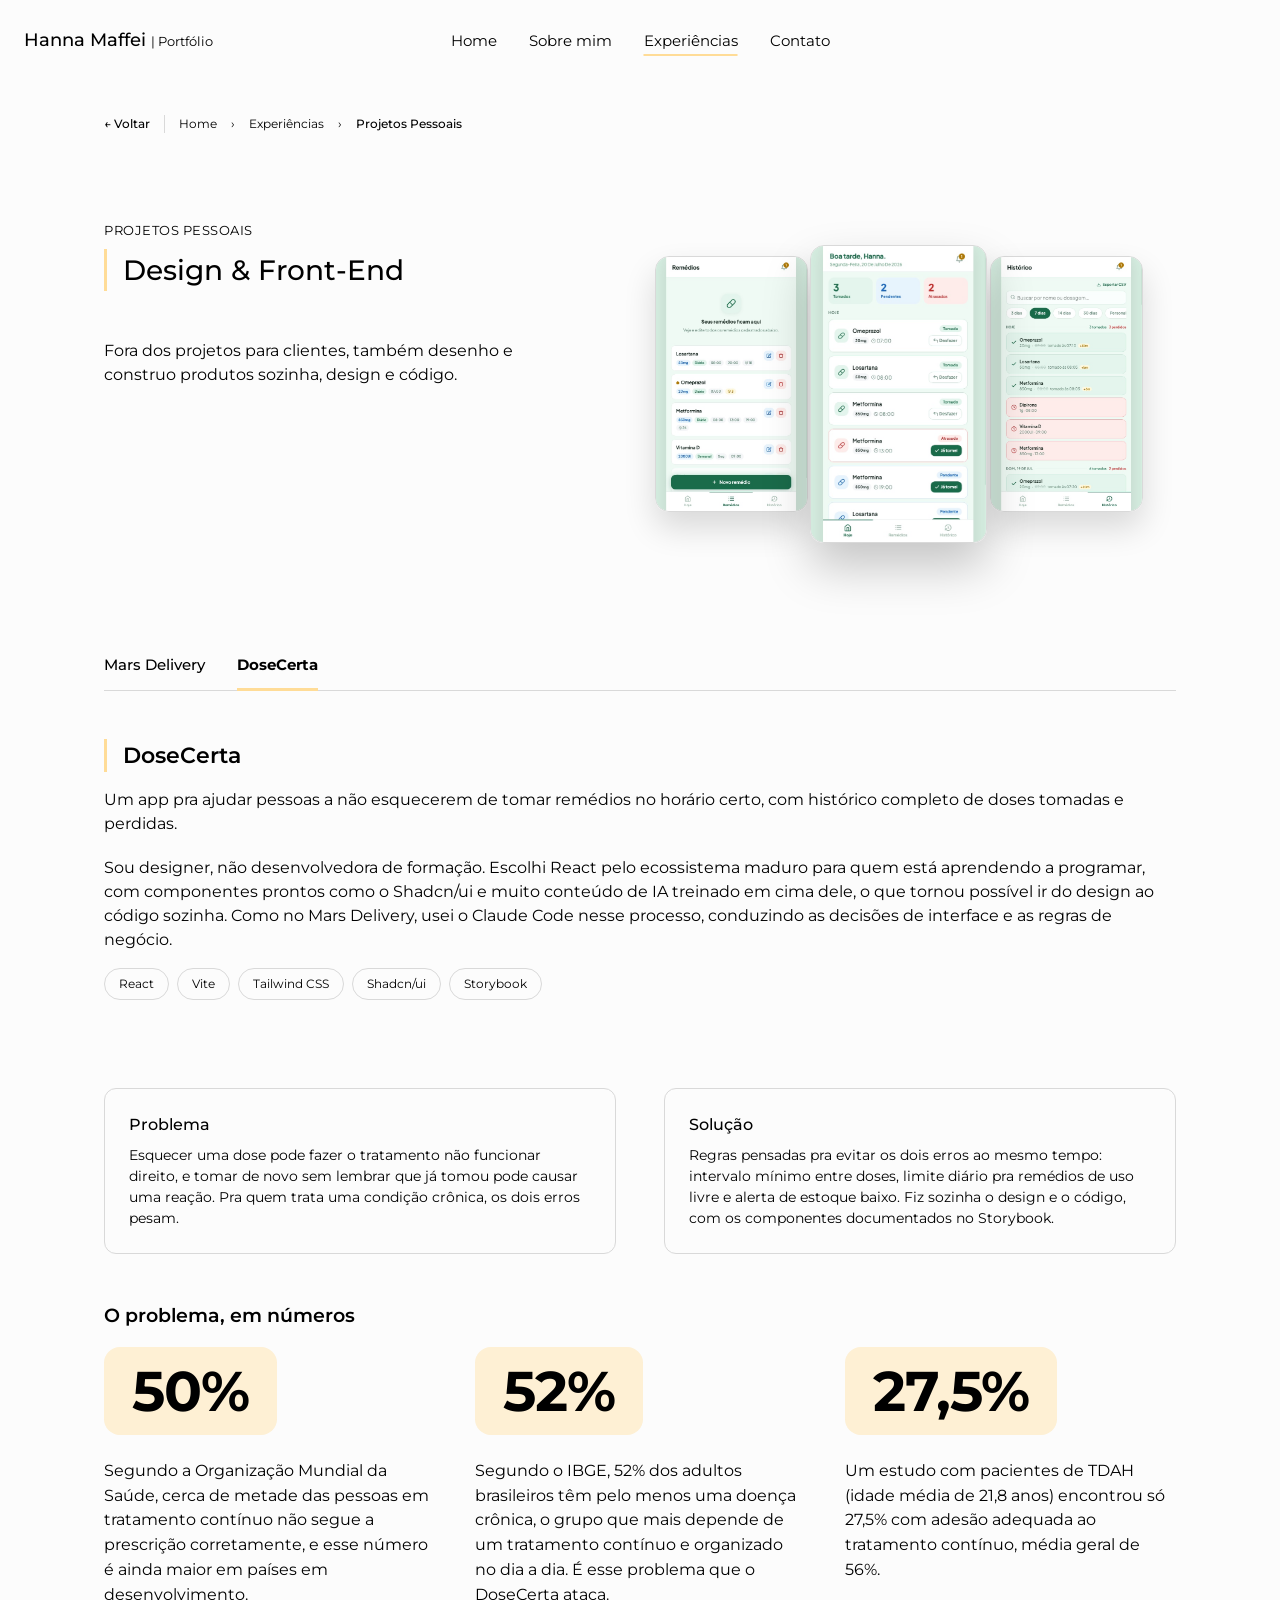
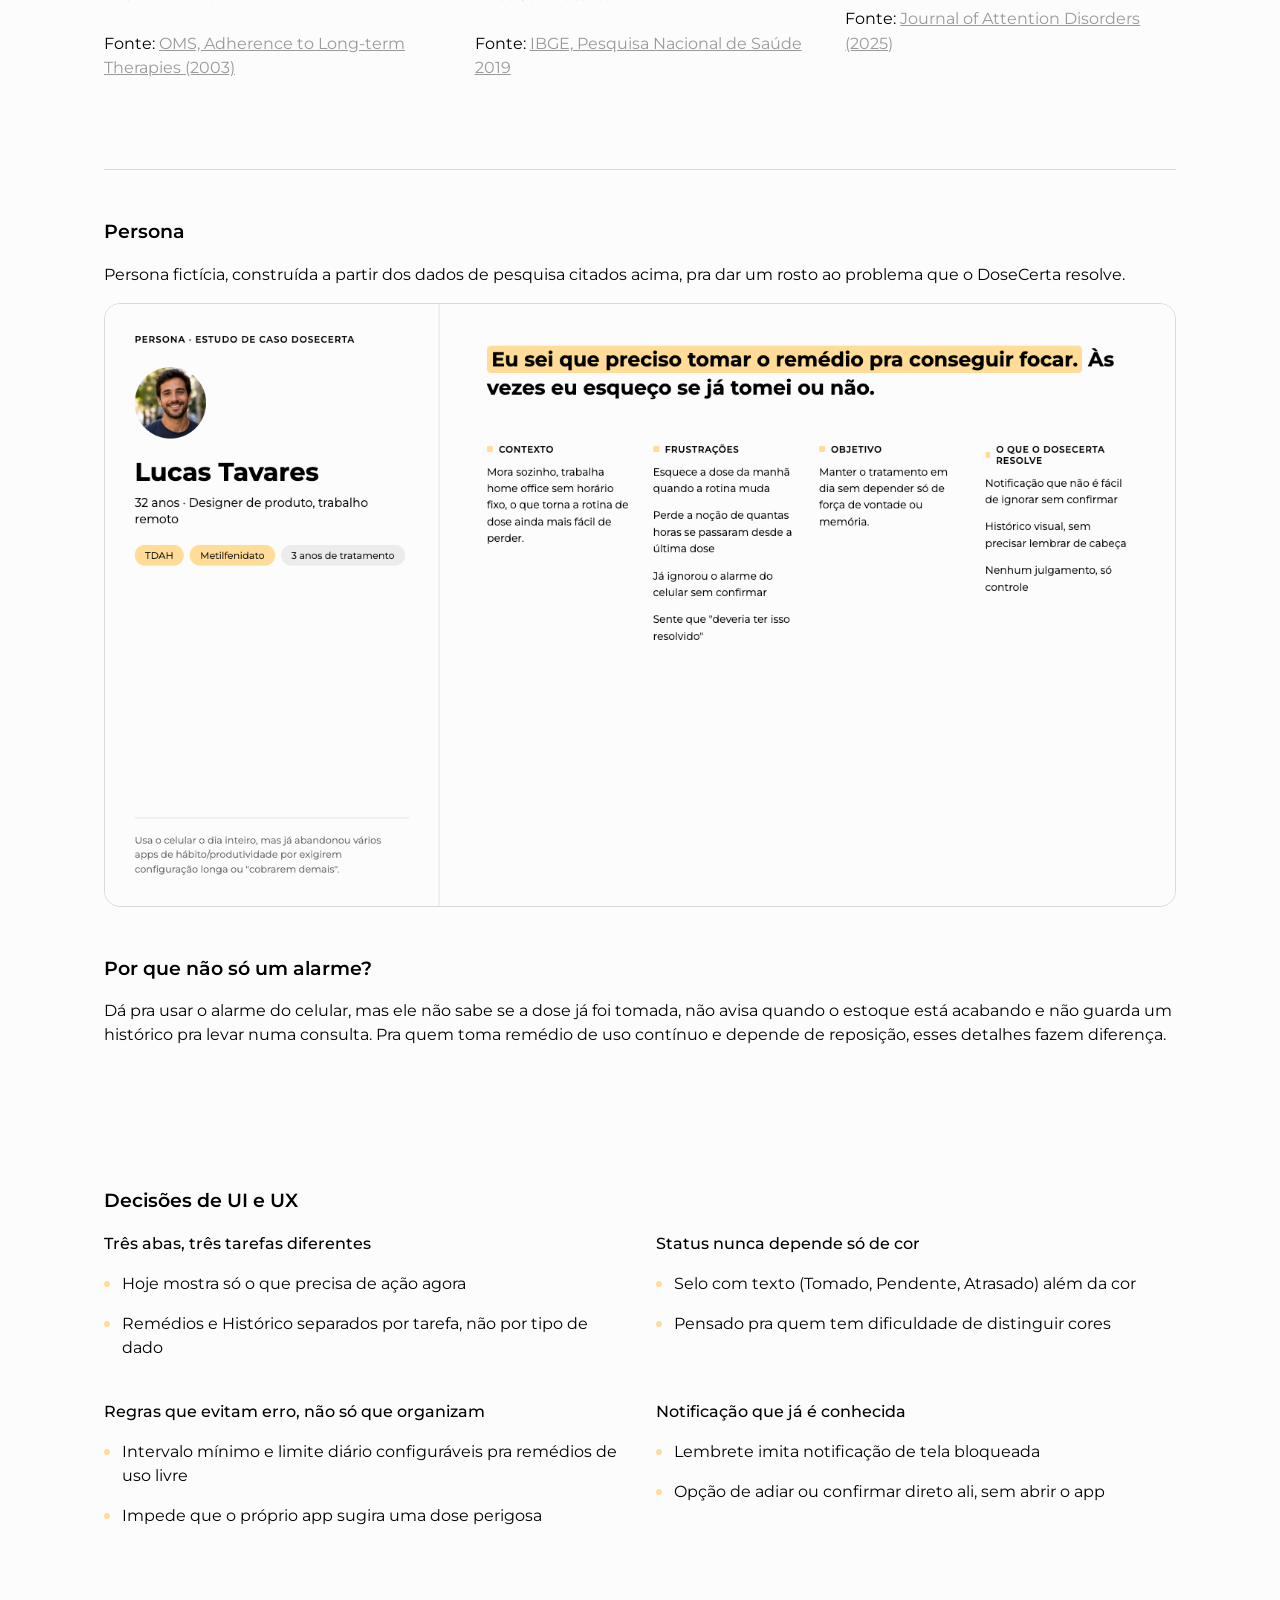
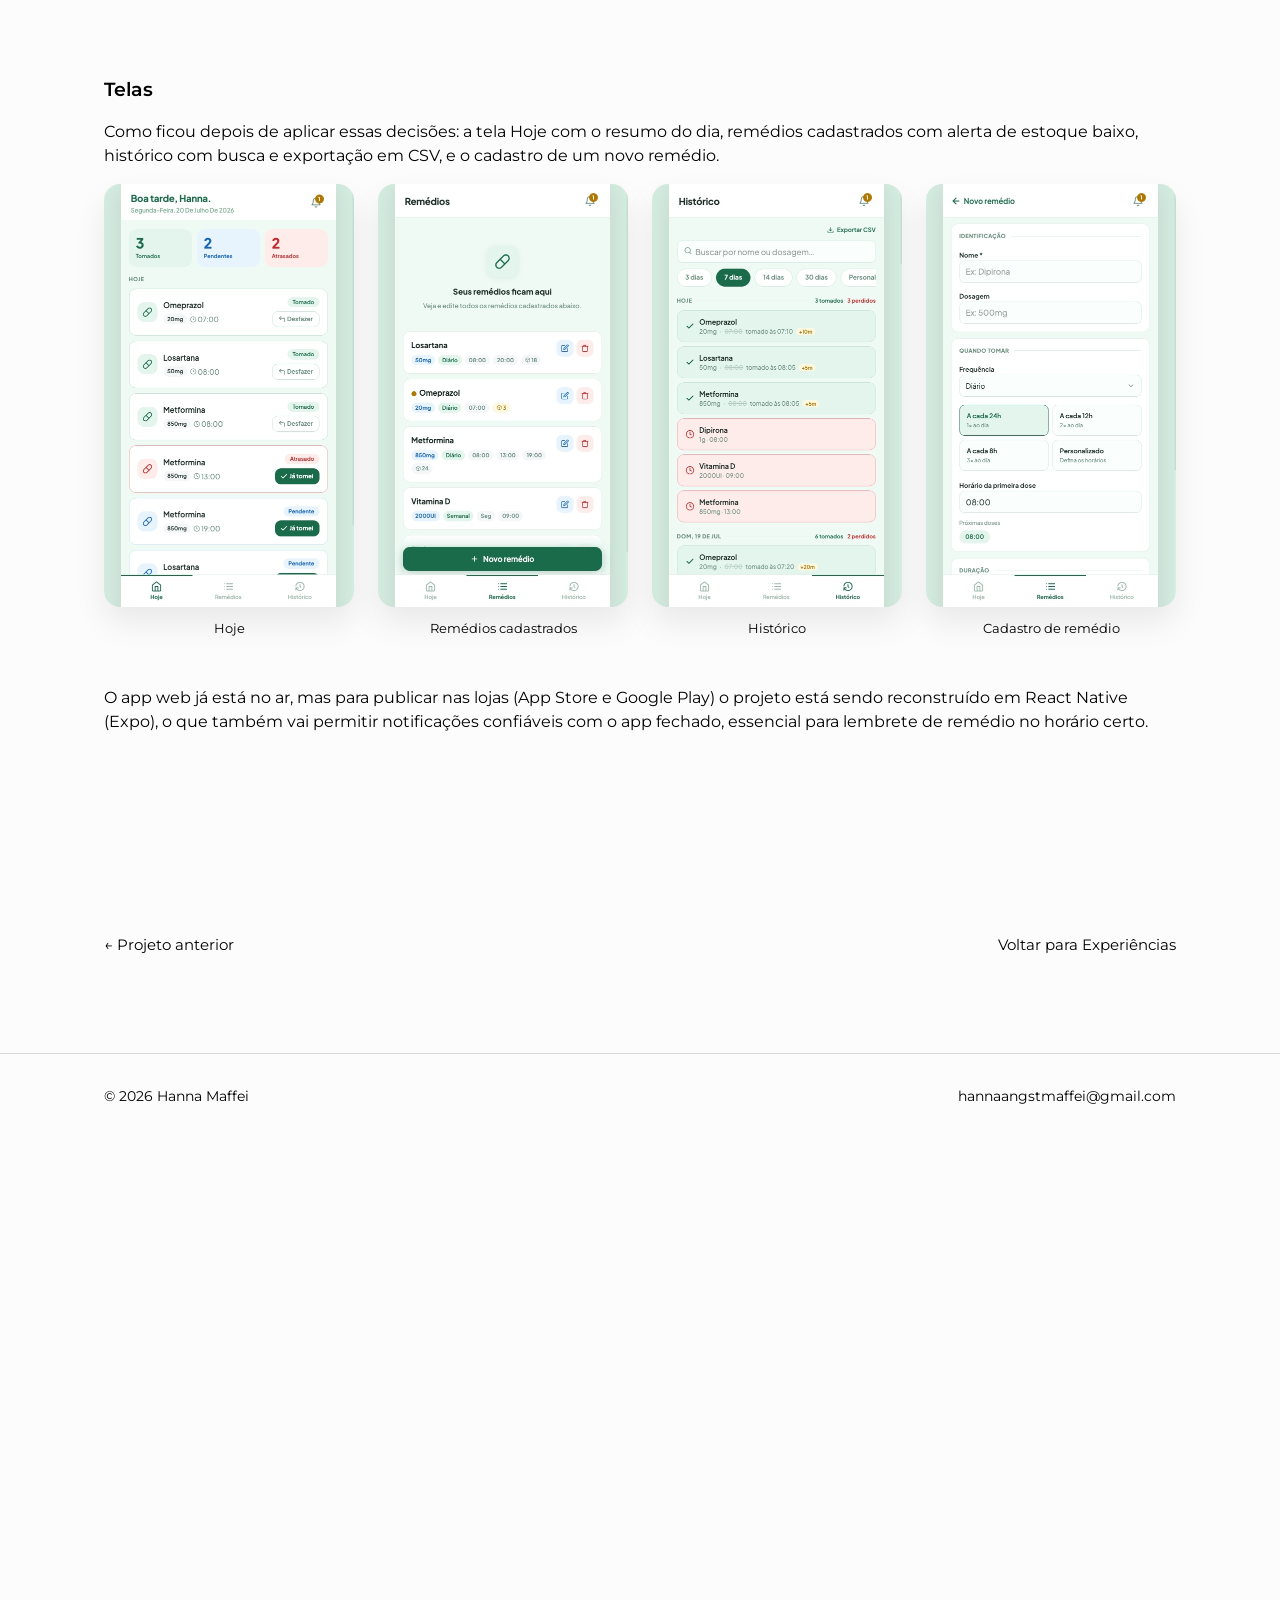
<file: experiencia-dosecerta.html>
<!doctype html>
<html lang="pt-BR">
<head>
  <meta charset="UTF-8" />
  <meta name="viewport" content="width=device-width, initial-scale=1.0" />
  <meta http-equiv="refresh" content="0; url=experiencia-pessoal.html#dosecerta" />
  <link rel="canonical" href="experiencia-pessoal.html#dosecerta" />
  <title>Projetos Pessoais | Hanna Maffei</title>
  <link href="https://fonts.googleapis.com/css2?family=Montserrat:wght@400;500;600;700&display=swap" rel="stylesheet" />
  <link rel="stylesheet" href="css/style.css?v=17" />
</head>
<body>
  <div class="wrap" style="padding-top:96px; text-align:center;">
    <p>Esse case agora faz parte de <a href="experiencia-pessoal.html#dosecerta">Projetos Pessoais</a>.</p>
  </div>
</body>
</html>
</file>
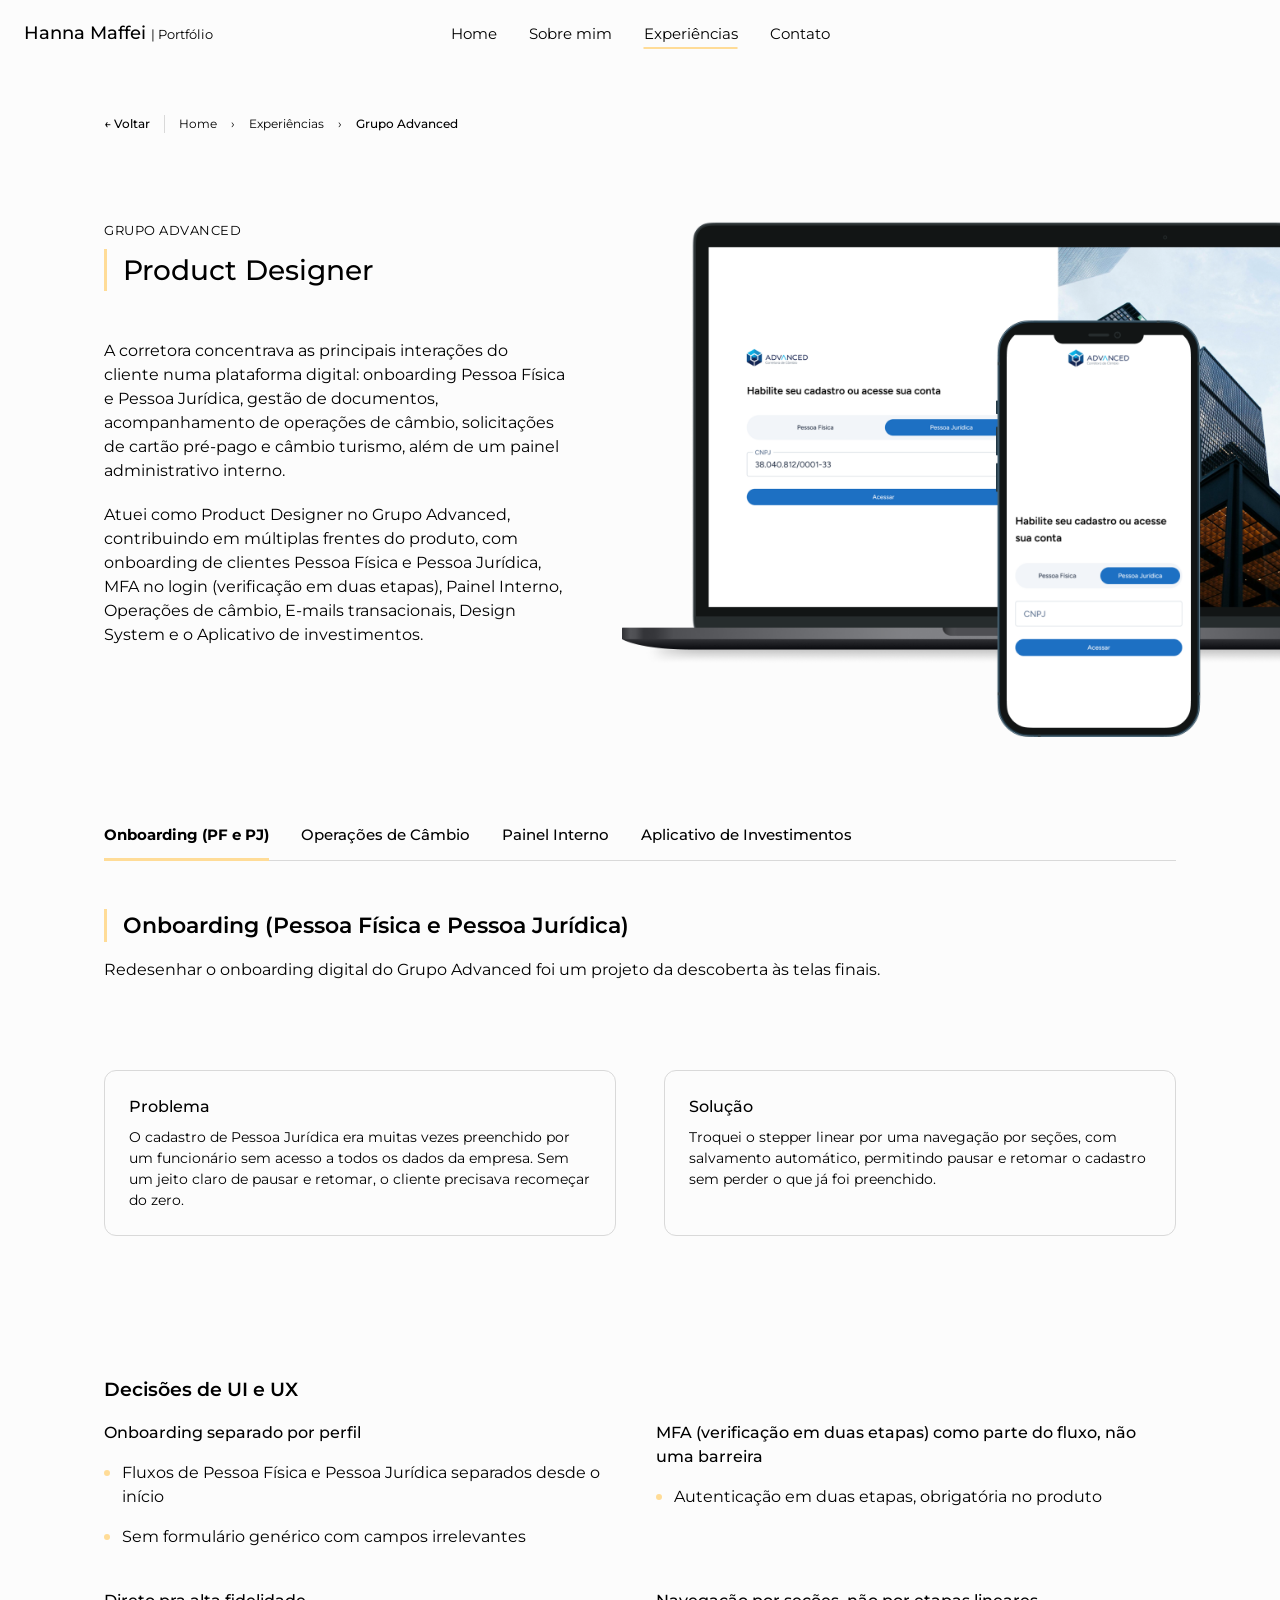
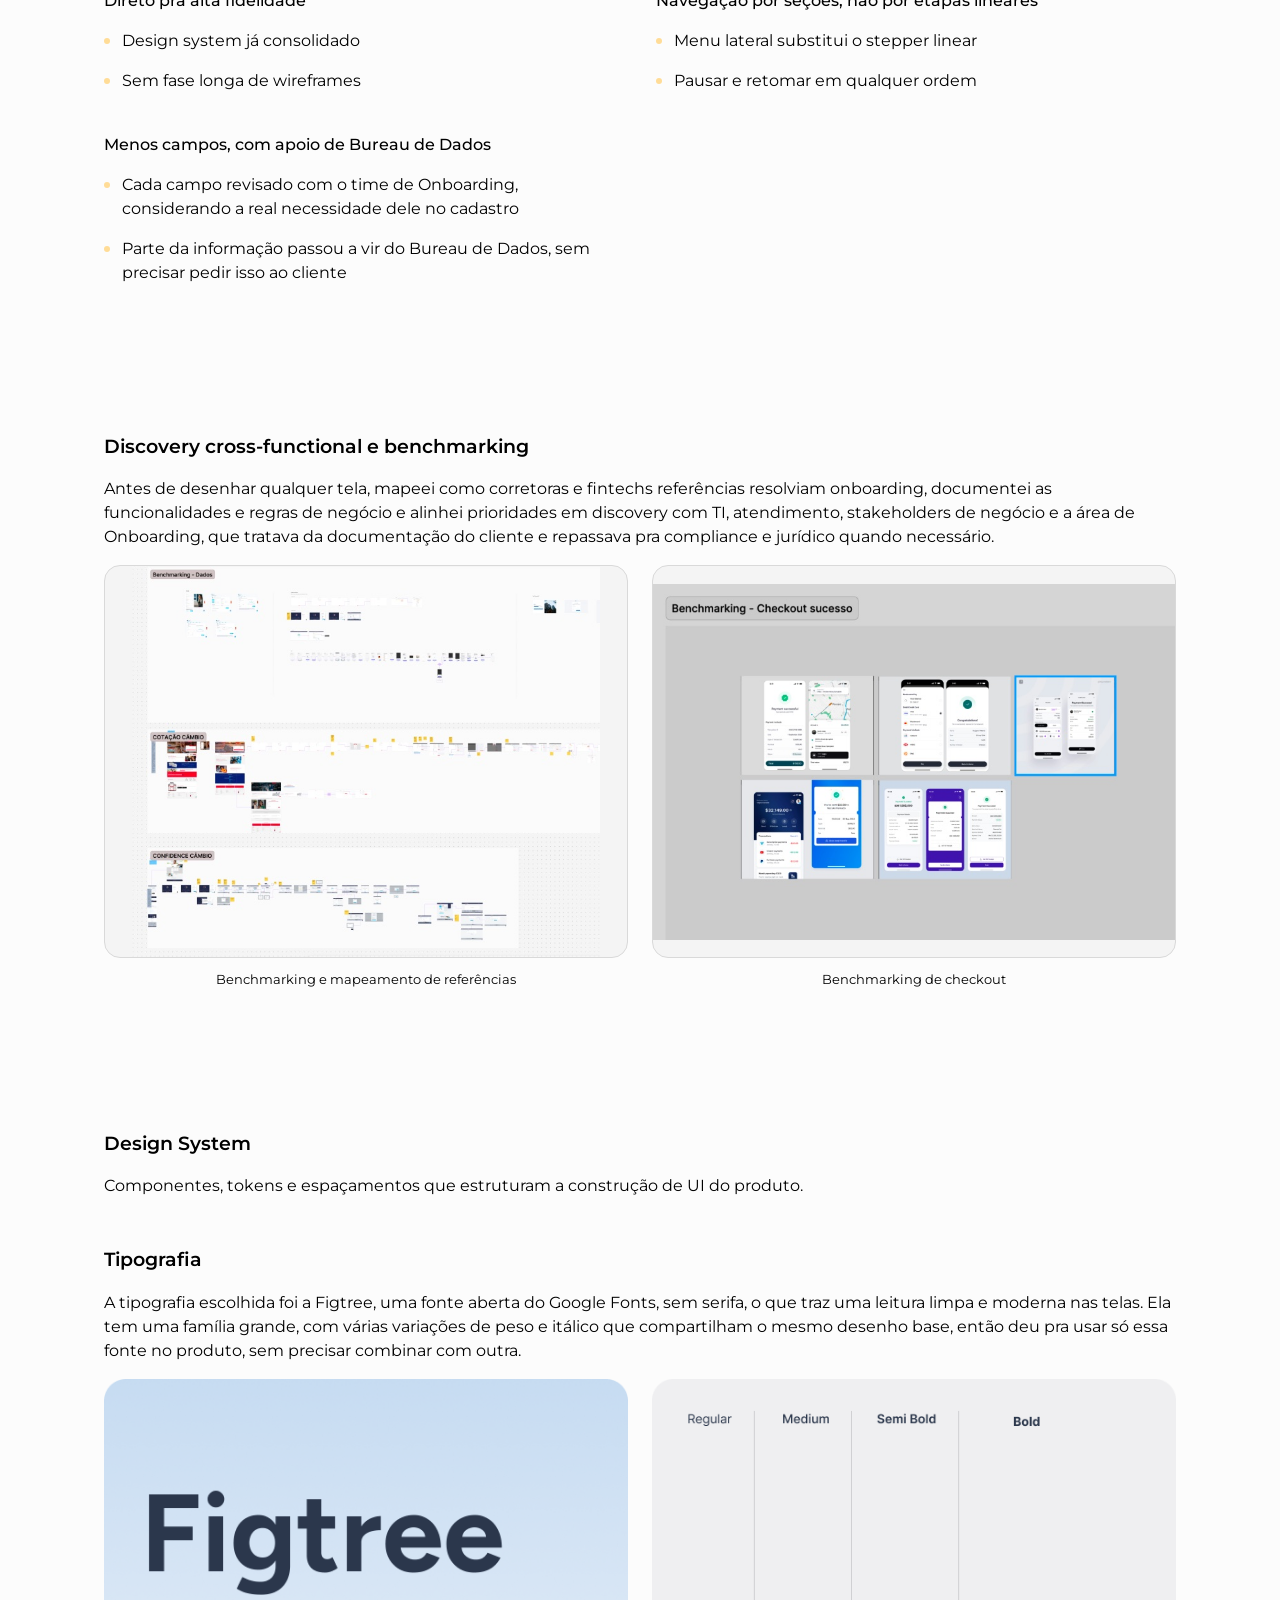
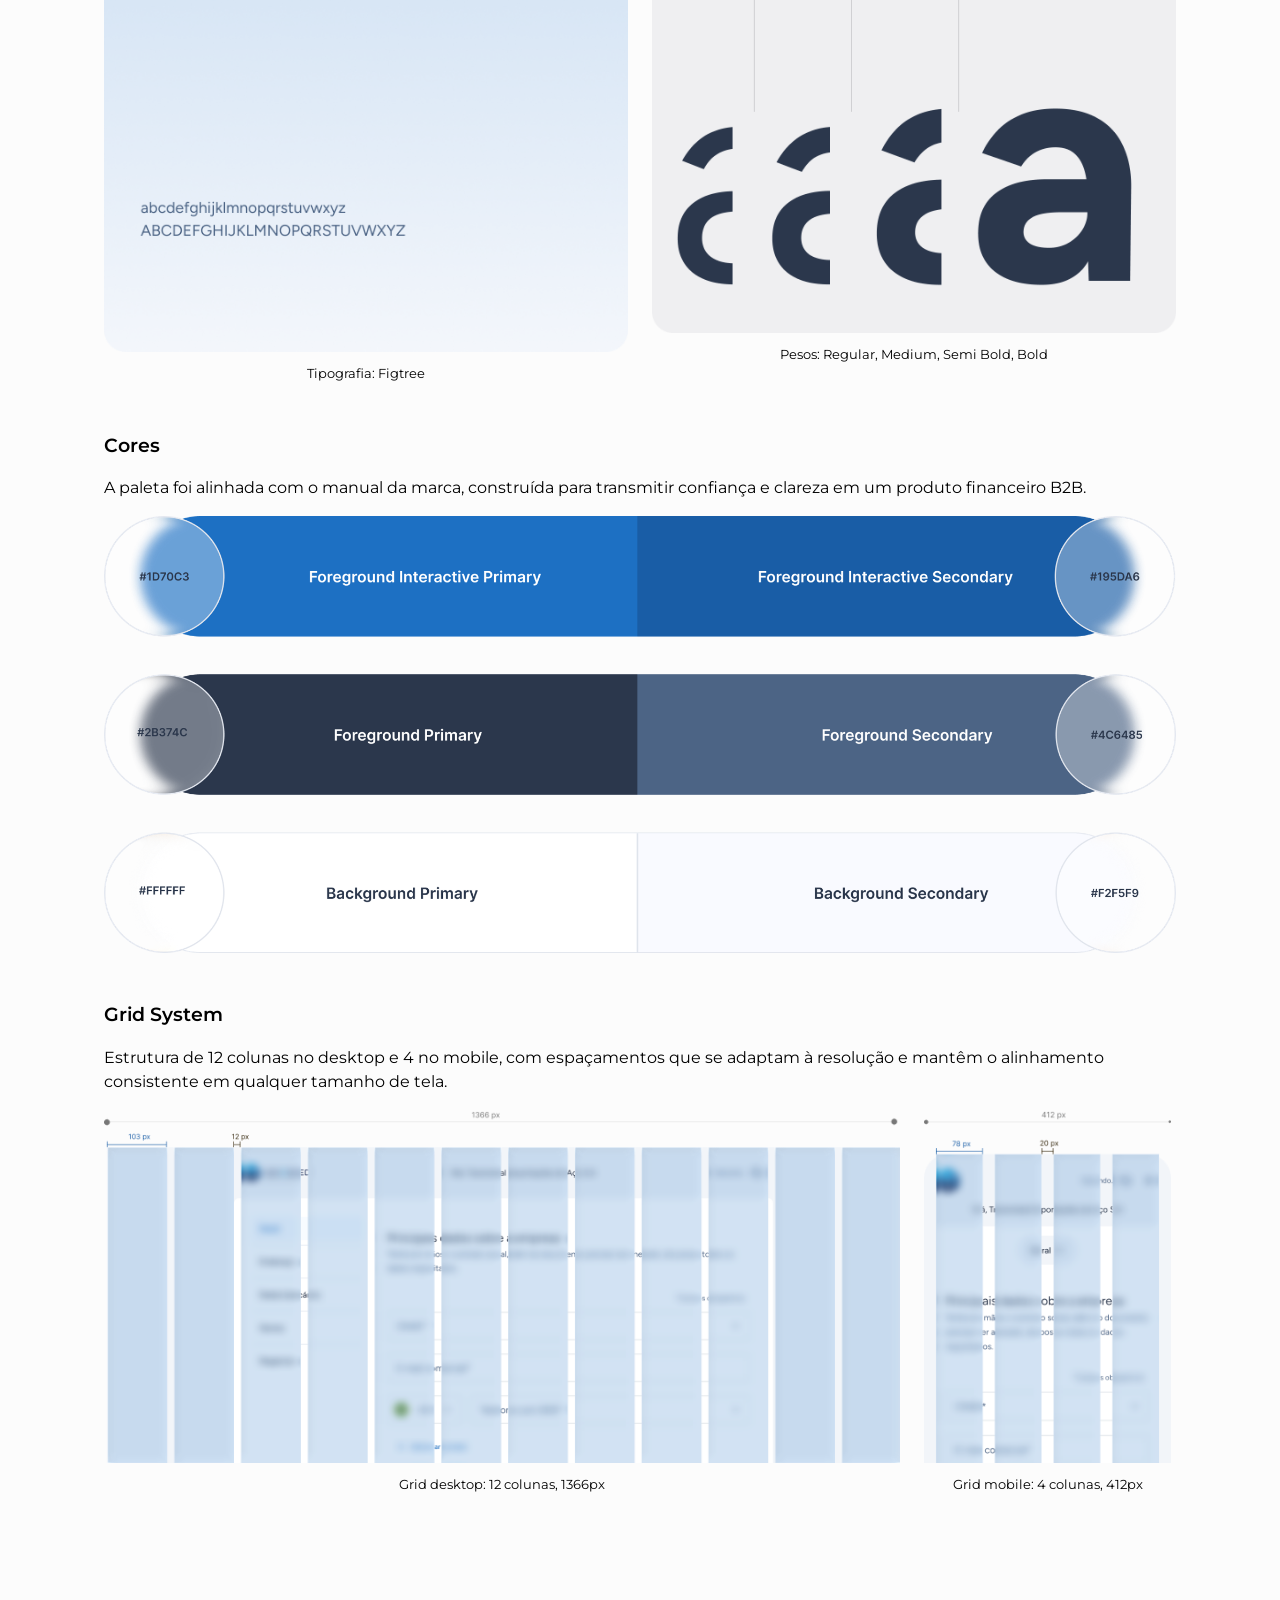
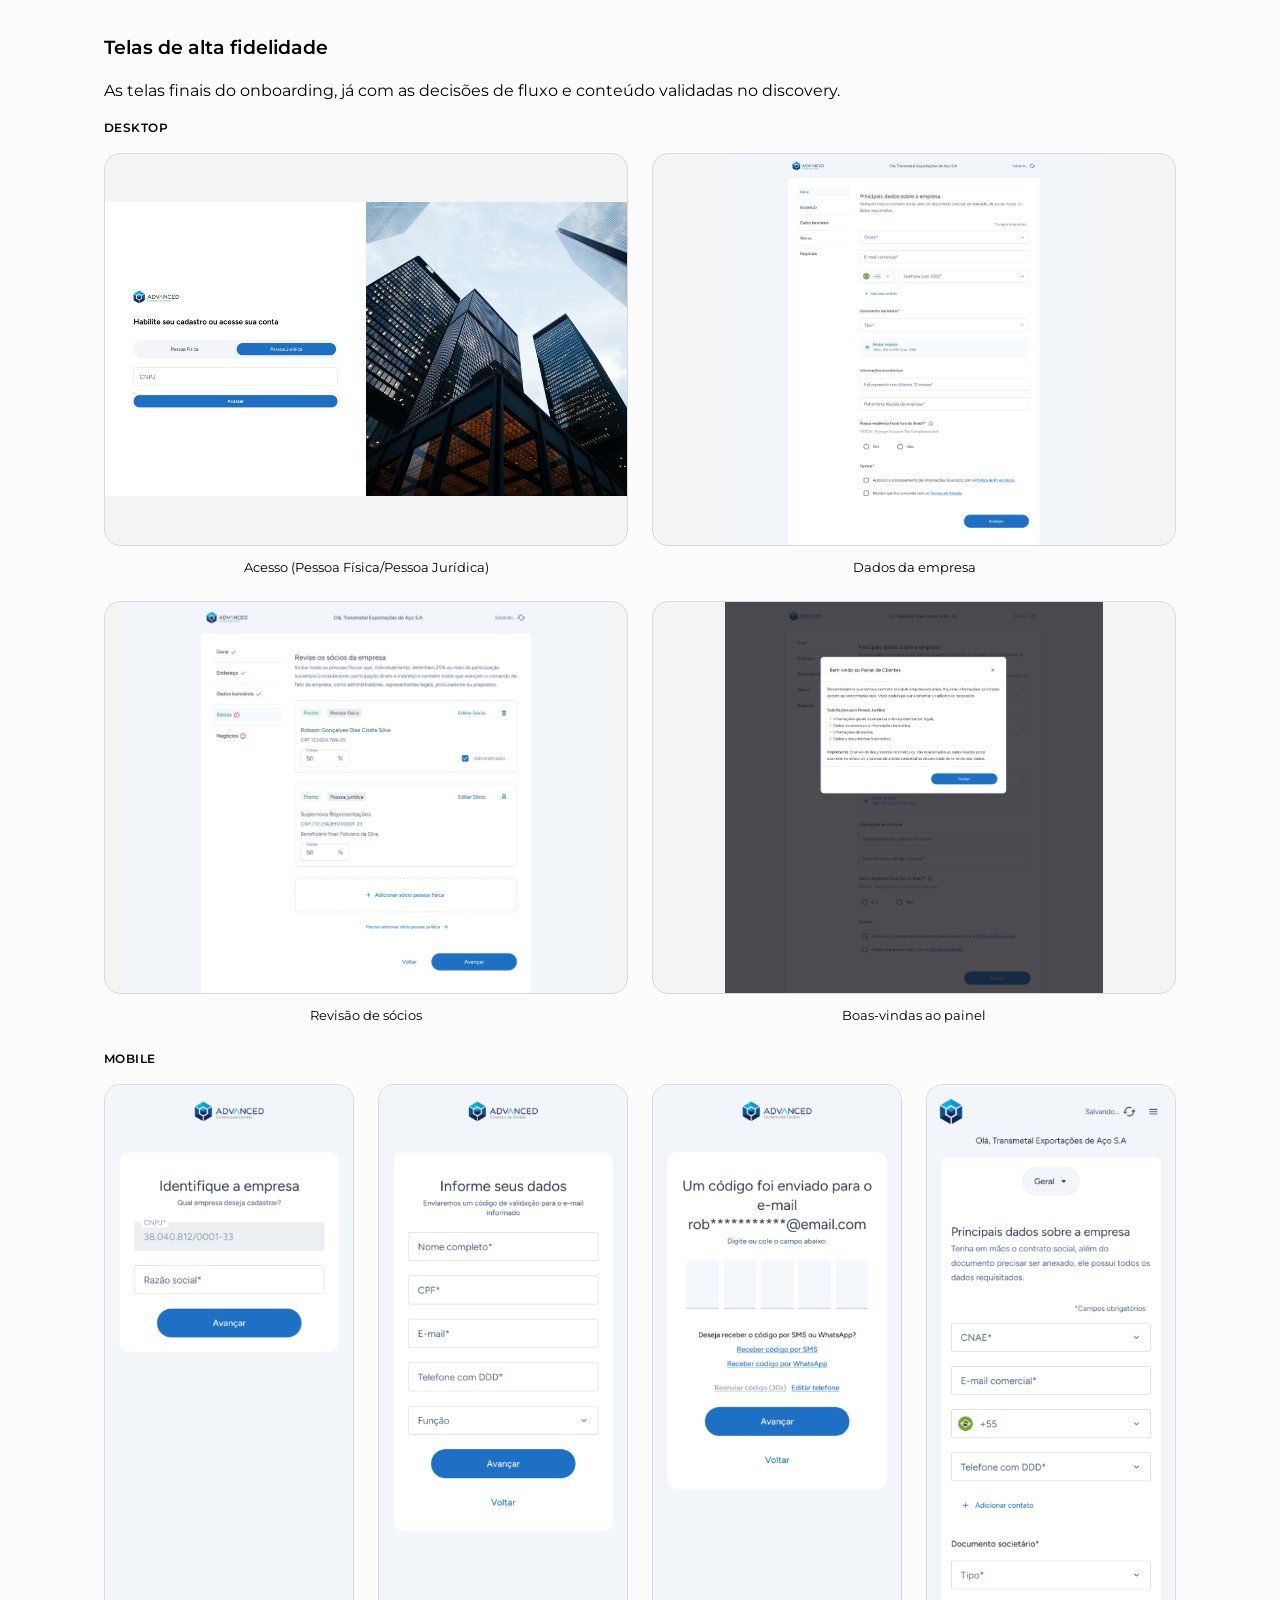
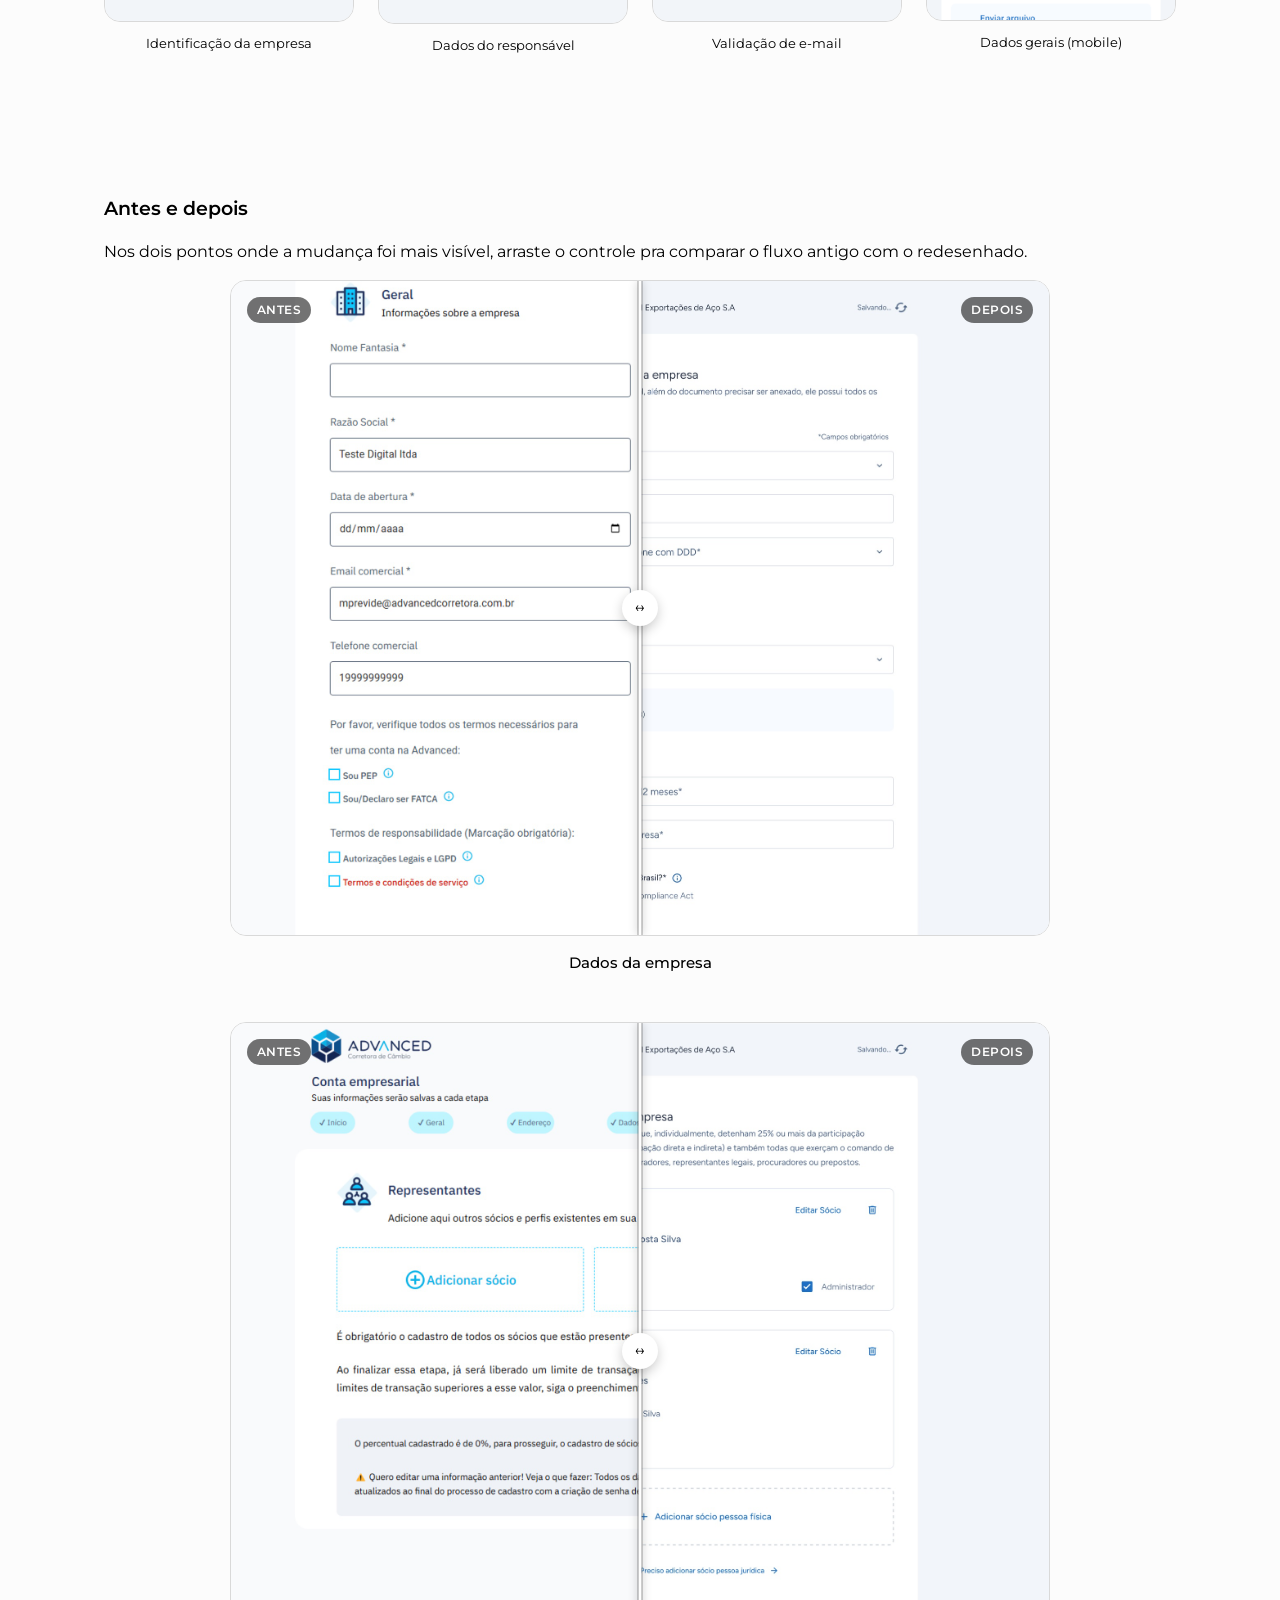
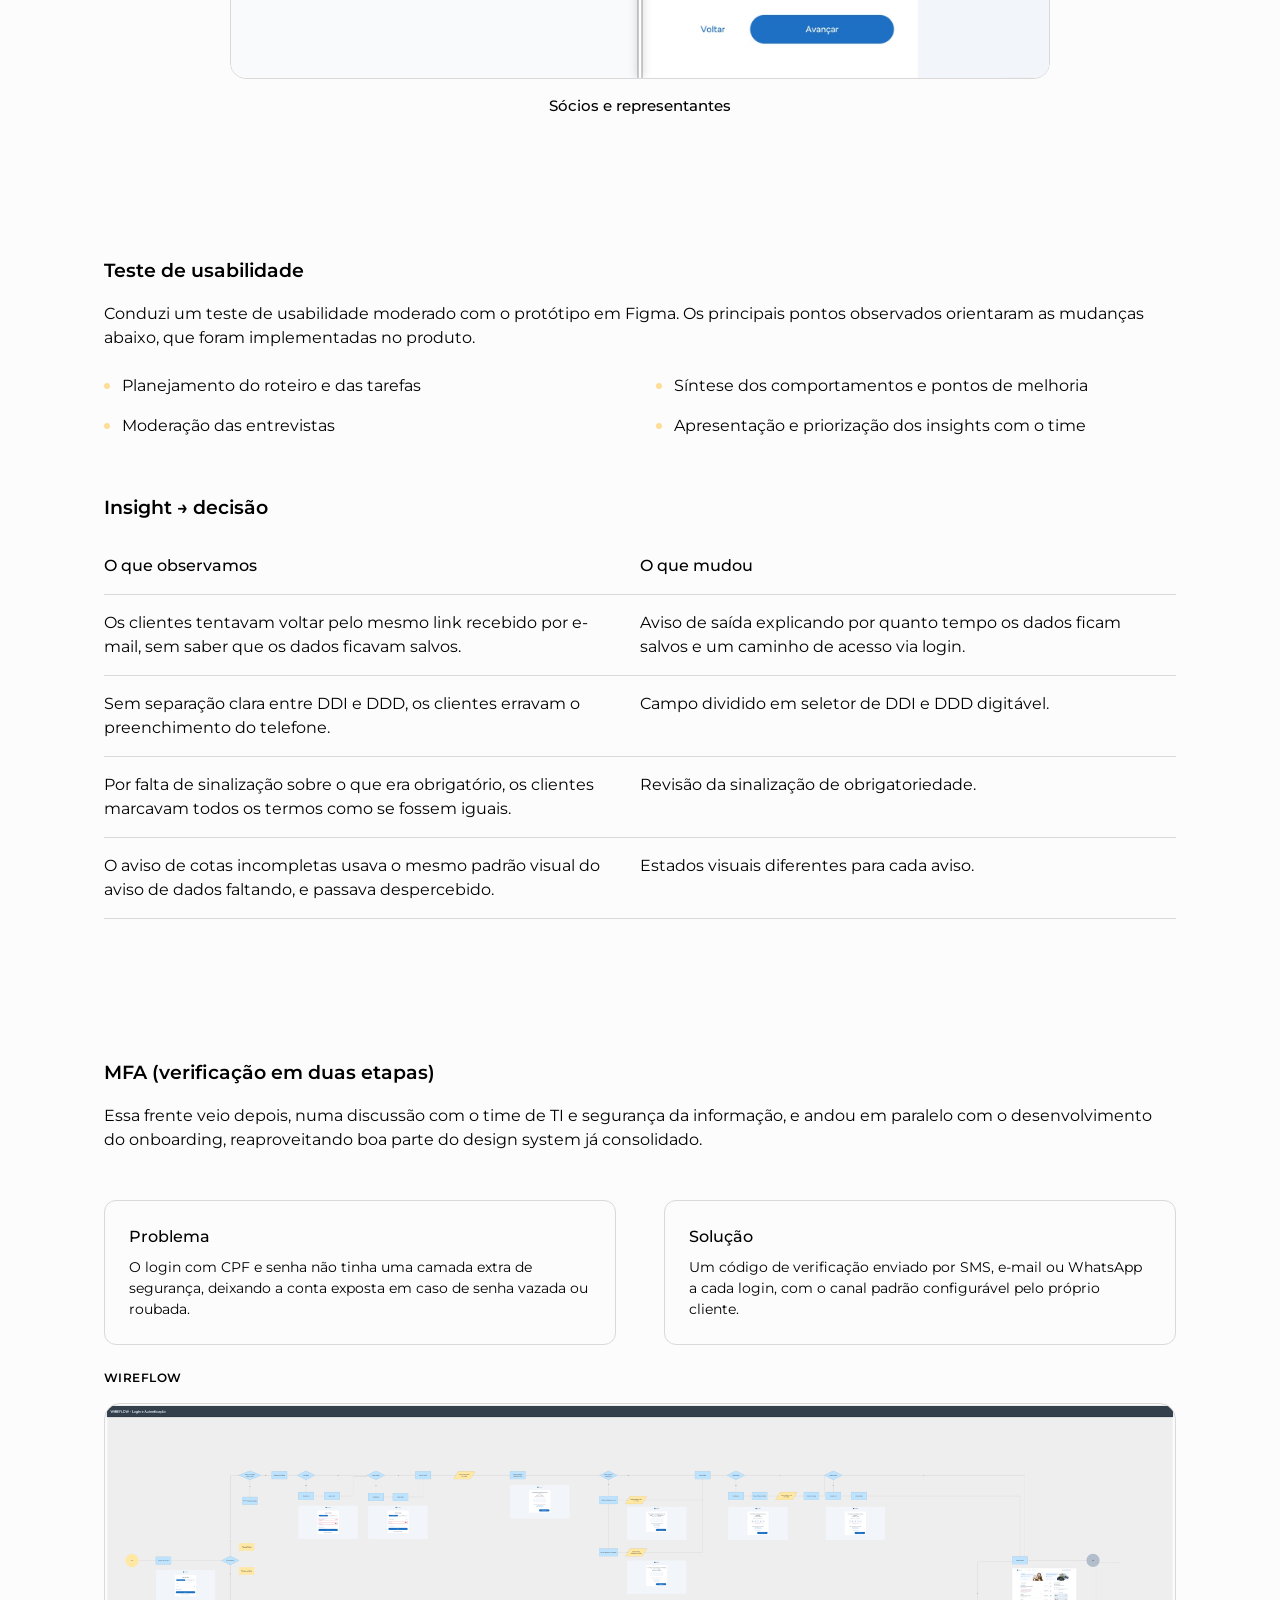
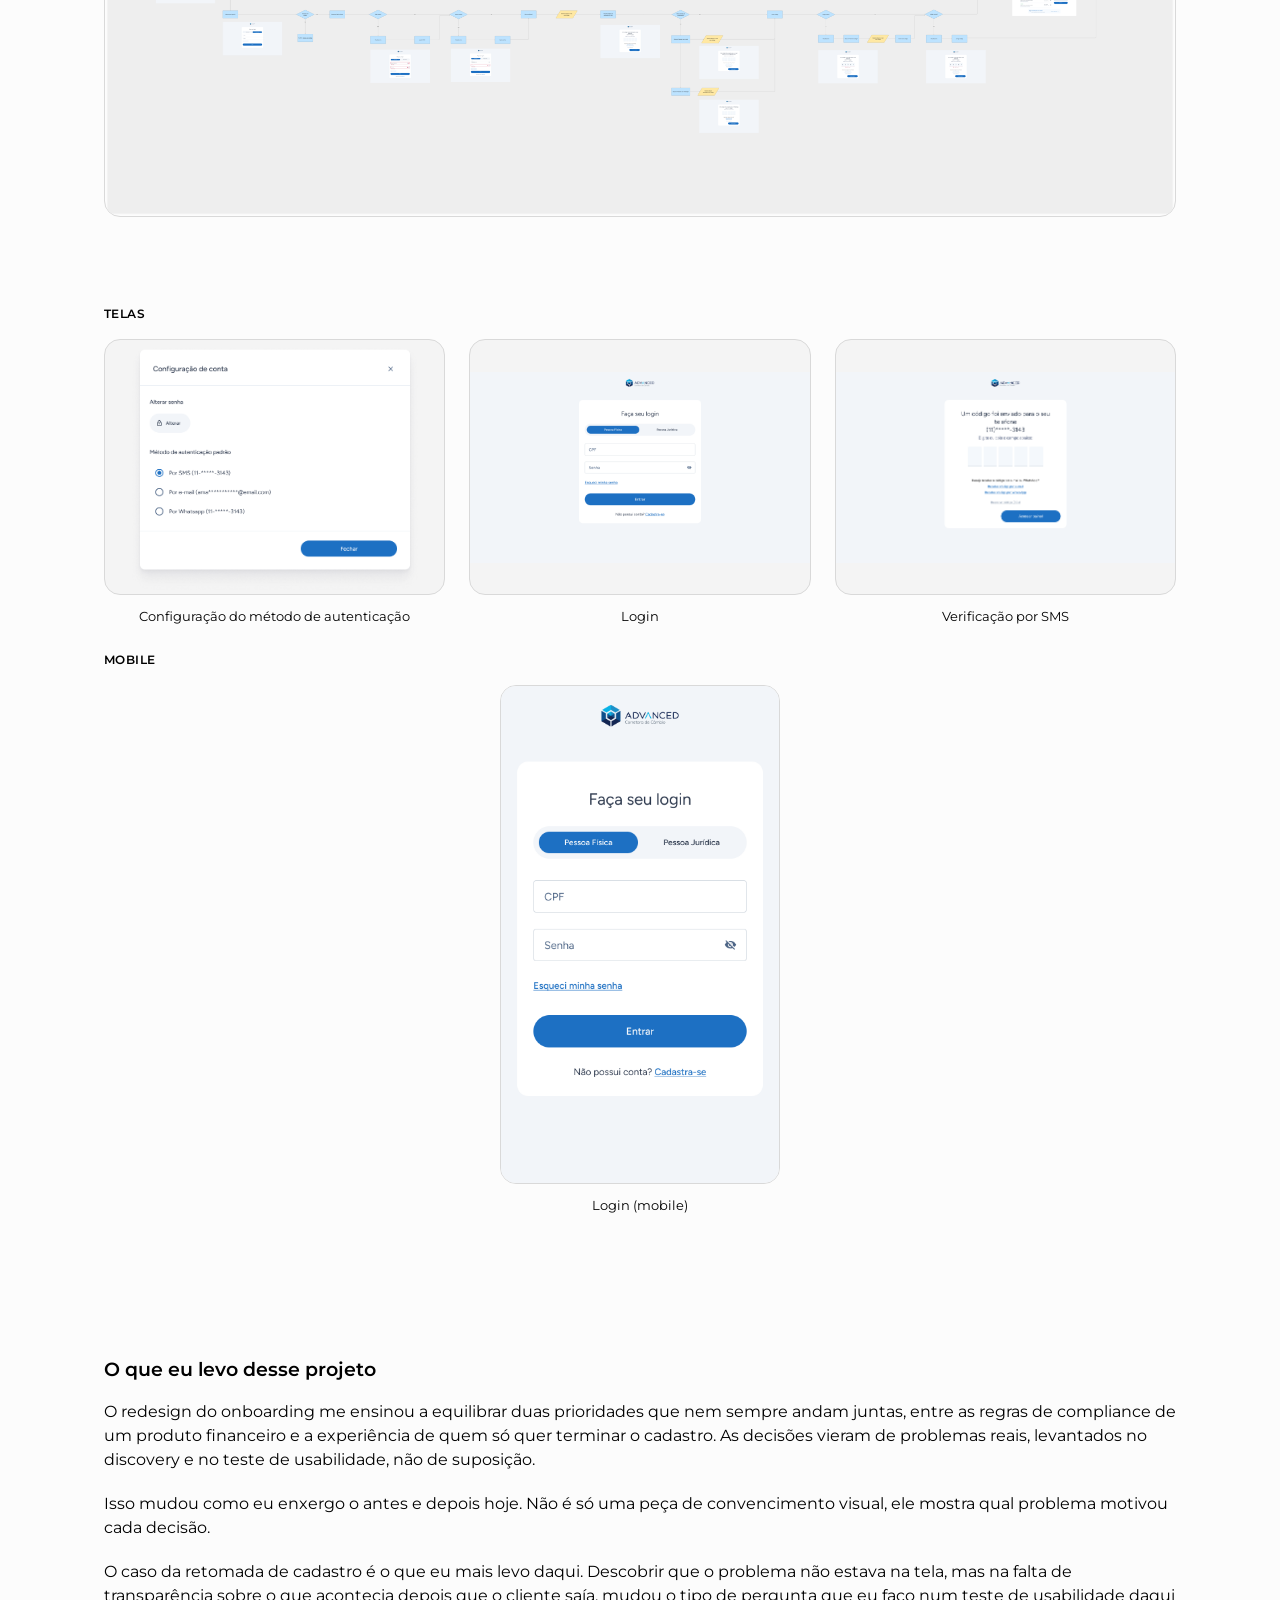
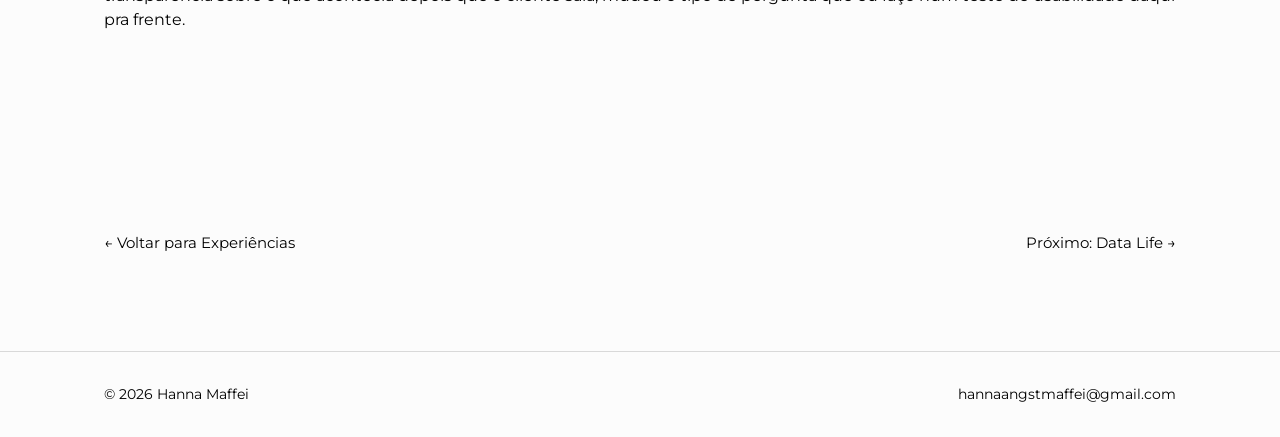
<file: experiencia-grupoadvanced.html>
<!doctype html>
<html lang="pt-BR">
<head>
  <meta charset="UTF-8" />
  <meta name="viewport" content="width=device-width, initial-scale=1.0" />
  <title>Grupo Advanced | Hanna Maffei</title>
  <meta name="description" content="Papel de Product Designer de Hanna Maffei no Grupo Advanced: onboarding de clientes, painel interno e aplicativo de investimentos." />
  <link rel="preconnect" href="https://fonts.googleapis.com" />
  <link rel="preconnect" href="https://fonts.gstatic.com" crossorigin />
  <link href="https://fonts.googleapis.com/css2?family=Montserrat:wght@400;500;600;700&display=swap" rel="stylesheet" />
  <link rel="stylesheet" href="css/style.css?v=33" />
</head>
<body>

  <header class="site-header">
    <div class="wrap">
      <a class="brand" href="index.html">Hanna Maffei <span class="brand-sep">| Portfólio</span></a>
      <button class="nav-toggle" aria-label="Abrir menu" aria-expanded="false">☰</button>
      <ul class="nav-links">
        <li><a href="index.html">Home</a></li>
        <li><a href="sobre.html">Sobre mim</a></li>
        <li><a href="experiencias.html" aria-current="page">Experiências</a></li>
        <li><a href="contato.html">Contato</a></li>
      </ul>
    </div>
  </header>

  <main>
    <div class="wrap" style="padding-top:48px;">

      <nav class="breadcrumb" aria-label="breadcrumb">
        <a class="breadcrumb-back" href="experiencias.html">← Voltar</a>
        <span class="breadcrumb-trail">
          <a href="index.html">Home</a><span>›</span>
          <a href="experiencias.html">Experiências</a><span>›</span>
          <span class="current">Grupo Advanced</span>
        </span>
      </nav>

      <section class="project-hero">
        <div class="project-hero-grid">
          <div class="project-info">
            <span class="project-client">Grupo Advanced</span>
            <h1>Product Designer</h1>
            <div class="project-body">
              <p>A corretora concentrava as principais interações do cliente numa plataforma digital: onboarding Pessoa Física e Pessoa Jurídica, gestão de documentos, acompanhamento de operações de câmbio, solicitações de cartão pré-pago e câmbio turismo, além de um painel administrativo interno.</p>
              <p>Atuei como Product Designer no Grupo Advanced, contribuindo em múltiplas frentes do produto, com onboarding de clientes Pessoa Física e Pessoa Jurídica, MFA no login (verificação em duas etapas), Painel Interno, Operações de câmbio, E-mails transacionais, Design System e o Aplicativo de investimentos.</p>
            </div>
          </div>
          <div class="project-hero-media no-frame bleed-right">
            <img src="assets/img/onboarding-cover-dispositivos.png" alt="Mockup do onboarding digital redesenhado em desktop e mobile, tela Habilite seu cadastro ou acesse sua conta" />
          </div>
        </div>

        <div class="subproject-nav" role="tablist" aria-label="Sub-projetos">
          <button type="button" class="active" role="tab" aria-selected="true" aria-controls="onboarding" id="tab-onboarding">Onboarding (PF e PJ)</button>
          <button type="button" role="tab" aria-selected="false" aria-controls="cambio" id="tab-cambio" tabindex="-1">Operações de Câmbio</button>
          <button type="button" role="tab" aria-selected="false" aria-controls="painel" id="tab-painel" tabindex="-1">Painel Interno</button>
          <button type="button" role="tab" aria-selected="false" aria-controls="investimentos" id="tab-investimentos" tabindex="-1">Aplicativo de Investimentos</button>
        </div>

        <!-- ===== Onboarding (Pessoa Física e Pessoa Jurídica) ===== -->
        <div class="tab-panel active" id="onboarding" role="tabpanel" aria-labelledby="tab-onboarding">
        <h2 class="role-section">Onboarding (Pessoa Física e Pessoa Jurídica)</h2>

        <div class="project-body">
          <p>Redesenhar o onboarding digital do Grupo Advanced foi um projeto da descoberta às telas finais.</p>
        </div>

        <div class="problem-solution-grid">
          <div class="module-item">
            <h3>Problema</h3>
            <p>O cadastro de Pessoa Jurídica era muitas vezes preenchido por um funcionário sem acesso a todos os dados da empresa. Sem um jeito claro de pausar e retomar, o cliente precisava recomeçar do zero.</p>
          </div>
          <div class="module-item">
            <h3>Solução</h3>
            <p>Troquei o stepper linear por uma navegação por seções, com salvamento automático, permitindo pausar e retomar o cadastro sem perder o que já foi preenchido.</p>
          </div>
        </div>

        <p class="project-subhead section-break">Decisões de UI e UX</p>
        <div class="module-list">
          <div class="decision-topic">
            <h3>Onboarding separado por perfil</h3>
            <ul class="project-list">
              <li>Fluxos de Pessoa Física e Pessoa Jurídica separados desde o início</li>
              <li>Sem formulário genérico com campos irrelevantes</li>
            </ul>
          </div>
          <div class="decision-topic">
            <h3>MFA (verificação em duas etapas) como parte do fluxo, não uma barreira</h3>
            <ul class="project-list">
              <li>Autenticação em duas etapas, obrigatória no produto</li>
            </ul>
          </div>
          <div class="decision-topic">
            <h3>Direto pra alta fidelidade</h3>
            <ul class="project-list">
              <li>Design system já consolidado</li>
              <li>Sem fase longa de wireframes</li>
            </ul>
          </div>
          <div class="decision-topic">
            <h3>Navegação por seções, não por etapas lineares</h3>
            <ul class="project-list">
              <li>Menu lateral substitui o stepper linear</li>
              <li>Pausar e retomar em qualquer ordem</li>
            </ul>
          </div>
          <div class="decision-topic">
            <h3>Menos campos, com apoio de Bureau de Dados</h3>
            <ul class="project-list">
              <li>Cada campo revisado com o time de Onboarding, considerando a real necessidade dele no cadastro</li>
              <li>Parte da informação passou a vir do Bureau de Dados, sem precisar pedir isso ao cliente</li>
            </ul>
          </div>
        </div>

        <p class="project-subhead section-break">Discovery cross-functional e benchmarking</p>
        <div class="project-body">
          <p>Antes de desenhar qualquer tela, mapeei como corretoras e fintechs referências resolviam onboarding, documentei as funcionalidades e regras de negócio e alinhei prioridades em discovery com TI, atendimento, stakeholders de negócio e a área de Onboarding, que tratava da documentação do cliente e repassava pra compliance e jurídico quando necessário.</p>
        </div>
        <div class="screens-grid">
          <figure>
            <div class="frame"><img src="assets/img/discovery-benchmarking-cambio.jpg" alt="Board de benchmarking de dados, cotação de câmbio e Confidence câmbio no FigJam" /></div>
            <figcaption>Benchmarking e mapeamento de referências</figcaption>
          </figure>
          <figure>
            <div class="frame"><img src="assets/img/discovery-benchmarking-checkout.jpg" alt="Board de benchmarking de telas de checkout com sucesso" /></div>
            <figcaption>Benchmarking de checkout</figcaption>
          </figure>
        </div>

        <div class="design-system-panel">
          <p class="project-subhead">Design System</p>
          <div class="project-body">
            <p>Componentes, tokens e espaçamentos que estruturam a construção de UI do produto.</p>
          </div>

          <p class="project-subhead">Tipografia</p>
          <div class="project-body">
            <p>A tipografia escolhida foi a Figtree, uma fonte aberta do Google Fonts, sem serifa, o que traz uma leitura limpa e moderna nas telas. Ela tem uma família grande, com várias variações de peso e itálico que compartilham o mesmo desenho base, então deu pra usar só essa fonte no produto, sem precisar combinar com outra.</p>
          </div>
          <div class="screens-grid">
            <figure>
              <img src="assets/img/onboarding-tipografia-figtree.png" alt="Especimen da fonte Figtree, usada no sistema de design do onboarding" />
              <figcaption>Tipografia: Figtree</figcaption>
            </figure>
            <figure>
              <img src="assets/img/onboarding-tipografia-pesos.png" alt="Pesos da fonte Figtree: Regular, Medium, Semi Bold e Bold" />
              <figcaption>Pesos: Regular, Medium, Semi Bold, Bold</figcaption>
            </figure>
          </div>

          <p class="project-subhead">Cores</p>
          <div class="project-body">
            <p>A paleta foi alinhada com o manual da marca, construída para transmitir confiança e clareza em um produto financeiro B2B.</p>
          </div>
          <div class="palette-bleed">
            <img src="assets/img/onboarding-paleta-cores.png" alt="Paleta de cores do design system: Foreground Interactive Primary #1D70C3, Foreground Interactive Secondary #195DA6, Foreground Primary #2B374C, Foreground Secondary #4C6485, Background Primary #FFFFFF e Background Secondary #F2F5F9" />
          </div>

          <p class="project-subhead">Grid System</p>
          <div class="project-body">
            <p>Estrutura de 12 colunas no desktop e 4 no mobile, com espaçamentos que se adaptam à resolução e mantêm o alinhamento consistente em qualquer tamanho de tela.</p>
          </div>
          <div class="grid-compare">
            <figure>
              <img src="assets/img/onboarding-grid-desktop.png" alt="Grid system de 12 colunas para desktop, 1366px com margem de 103px e gutter de 12px" />
              <figcaption>Grid desktop: 12 colunas, 1366px</figcaption>
            </figure>
            <figure>
              <img src="assets/img/onboarding-grid-mobile.png" alt="Grid system de 4 colunas para mobile, 412px com margem de 78px e gutter de 20px" />
              <figcaption>Grid mobile: 4 colunas, 412px</figcaption>
            </figure>
          </div>
        </div>

        <p class="project-subhead section-break">Telas de alta fidelidade</p>
        <div class="project-body">
          <p>As telas finais do onboarding, já com as decisões de fluxo e conteúdo validadas no discovery.</p>
        </div>

        <p class="gallery-label">Desktop</p>
        <div class="screens-grid">
          <figure>
            <div class="frame"><img src="assets/img/onboarding-novo-acesso.jpg" alt="Tela de acesso do onboarding redesenhado, com seleção entre Pessoa Física e Pessoa Jurídica" /></div>
            <figcaption>Acesso (Pessoa Física/Pessoa Jurídica)</figcaption>
          </figure>
          <figure>
            <div class="frame"><img src="assets/img/onboarding-novo-dados-empresa.jpg" alt="Formulário de dados principais da empresa no onboarding redesenhado" /></div>
            <figcaption>Dados da empresa</figcaption>
          </figure>
          <figure>
            <div class="frame"><img src="assets/img/onboarding-novo-socios.jpg" alt="Tela de revisão dos sócios da empresa no onboarding redesenhado" /></div>
            <figcaption>Revisão de sócios</figcaption>
          </figure>
          <figure>
            <div class="frame"><img src="assets/img/onboarding-novo-boasvindas.jpg" alt="Modal de boas-vindas ao painel de clientes ao final do onboarding" /></div>
            <figcaption>Boas-vindas ao painel</figcaption>
          </figure>
        </div>

        <p class="gallery-label">Mobile</p>
        <div class="screens-row">
          <figure>
            <img src="assets/img/onboarding-mobile-identificacao.png" alt="Tela mobile de identificação da empresa por CNPJ" />
            <figcaption>Identificação da empresa</figcaption>
          </figure>
          <figure>
            <img src="assets/img/onboarding-mobile-dados-responsavel.png" alt="Tela mobile com os dados do responsável pelo cadastro" />
            <figcaption>Dados do responsável</figcaption>
          </figure>
          <figure>
            <img src="assets/img/onboarding-mobile-validacao-email.png" alt="Tela mobile de validação de código enviado por e-mail" />
            <figcaption>Validação de e-mail</figcaption>
          </figure>
          <figure>
            <img src="assets/img/onboarding-mobile-geral.png" alt="Tela mobile com os principais dados da empresa" />
            <figcaption>Dados gerais (mobile)</figcaption>
          </figure>
        </div>

        <p class="project-subhead section-break">Antes e depois</p>
        <div class="project-body">
          <p>Nos dois pontos onde a mudança foi mais visível, arraste o controle pra comparar o fluxo antigo com o redesenhado.</p>
        </div>

        <div class="compare-slider">
          <div class="compare-slider-frame">
            <img class="compare-slider-img" src="assets/img/onboarding-antigo-geral.jpg" alt="Formulário de dados gerais da empresa no onboarding antigo, com layout de dois blocos sem hierarquia clara" />
            <div class="compare-slider-after-wrap">
              <img class="compare-slider-img" src="assets/img/onboarding-novo-dados-empresa.jpg" alt="Formulário de dados da empresa no onboarding redesenhado, com etapas agrupadas por tema" />
            </div>
            <span class="compare-slider-tag compare-slider-tag-before">Antes</span>
            <span class="compare-slider-tag compare-slider-tag-after">Depois</span>
            <div class="compare-slider-handle" role="slider" tabindex="0" aria-label="Arraste para comparar o formulário de dados da empresa antes e depois" aria-valuemin="0" aria-valuemax="100" aria-valuenow="50">
              <span class="compare-slider-handle-grip">↔</span>
            </div>
          </div>
        </div>
        <p class="compare-caption">Dados da empresa</p>

        <div class="compare-slider" style="margin-top:var(--space-lg);">
          <div class="compare-slider-frame">
            <img class="compare-slider-img" src="assets/img/onboarding-antigo-representantes.jpg" alt="Tela de cadastro de sócios e procuradores no onboarding antigo" />
            <div class="compare-slider-after-wrap">
              <img class="compare-slider-img" src="assets/img/onboarding-novo-socios.jpg" alt="Tela de revisão de sócios no onboarding redesenhado, com cotas e status de cada sócio visíveis num único card" />
            </div>
            <span class="compare-slider-tag compare-slider-tag-before">Antes</span>
            <span class="compare-slider-tag compare-slider-tag-after">Depois</span>
            <div class="compare-slider-handle" role="slider" tabindex="0" aria-label="Arraste para comparar a tela de sócios e representantes antes e depois" aria-valuemin="0" aria-valuemax="100" aria-valuenow="50">
              <span class="compare-slider-handle-grip">↔</span>
            </div>
          </div>
        </div>
        <p class="compare-caption">Sócios e representantes</p>

        <p class="project-subhead section-break">Teste de usabilidade</p>
        <div class="project-body">
          <p>Conduzi um teste de usabilidade moderado com o protótipo em Figma. Os principais pontos observados orientaram as mudanças abaixo, que foram implementadas no produto.</p>
        </div>
        <ul class="project-list">
          <li>Planejamento do roteiro e das tarefas</li>
          <li>Moderação das entrevistas</li>
          <li>Síntese dos comportamentos e pontos de melhoria</li>
          <li>Apresentação e priorização dos insights com o time</li>
        </ul>

        <p class="project-subhead" style="margin-top:var(--space-lg);">Insight → decisão</p>
        <table class="insight-table">
          <thead>
            <tr>
              <th scope="col">O que observamos</th>
              <th scope="col">O que mudou</th>
            </tr>
          </thead>
          <tbody>
            <tr>
              <td data-label="O que observamos">Os clientes tentavam voltar pelo mesmo link recebido por e-mail, sem saber que os dados ficavam salvos.</td>
              <td data-label="O que mudou">Aviso de saída explicando por quanto tempo os dados ficam salvos e um caminho de acesso via login.</td>
            </tr>
            <tr>
              <td data-label="O que observamos">Sem separação clara entre DDI e DDD, os clientes erravam o preenchimento do telefone.</td>
              <td data-label="O que mudou">Campo dividido em seletor de DDI e DDD digitável.</td>
            </tr>
            <tr>
              <td data-label="O que observamos">Por falta de sinalização sobre o que era obrigatório, os clientes marcavam todos os termos como se fossem iguais.</td>
              <td data-label="O que mudou">Revisão da sinalização de obrigatoriedade.</td>
            </tr>
            <tr>
              <td data-label="O que observamos">O aviso de cotas incompletas usava o mesmo padrão visual do aviso de dados faltando, e passava despercebido.</td>
              <td data-label="O que mudou">Estados visuais diferentes para cada aviso.</td>
            </tr>
          </tbody>
        </table>

        <p class="project-subhead section-break">MFA (verificação em duas etapas)</p>
        <div class="project-body">
          <p>Essa frente veio depois, numa discussão com o time de TI e segurança da informação, e andou em paralelo com o desenvolvimento do onboarding, reaproveitando boa parte do design system já consolidado.</p>
        </div>

        <div class="problem-solution-grid tight">
          <div class="module-item">
            <h3>Problema</h3>
            <p>O login com CPF e senha não tinha uma camada extra de segurança, deixando a conta exposta em caso de senha vazada ou roubada.</p>
          </div>
          <div class="module-item">
            <h3>Solução</h3>
            <p>Um código de verificação enviado por SMS, e-mail ou WhatsApp a cada login, com o canal padrão configurável pelo próprio cliente.</p>
          </div>
        </div>

        <p class="gallery-label section-break">Wireflow</p>
        <div class="project-gallery">
          <img src="assets/img/mfa-wireflow.png" alt="Wireflow do fluxo de login e autenticação em duas etapas, cobrindo Pessoa Física e Pessoa Jurídica" />
        </div>

        <p class="gallery-label gallery-break">Telas</p>
        <div class="screens-grid cols-3">
          <figure>
            <div class="frame"><img src="assets/img/mfa-painel-configuracao.png" alt="Modal de configuração de conta com as opções de método de autenticação: SMS, e-mail ou WhatsApp" /></div>
            <figcaption>Configuração do método de autenticação</figcaption>
          </figure>
          <figure>
            <div class="frame"><img src="assets/img/mfa-login-desktop.png" alt="Tela de login com seleção entre Pessoa Física e Pessoa Jurídica" /></div>
            <figcaption>Login</figcaption>
          </figure>
          <figure>
            <div class="frame"><img src="assets/img/mfa-codigo-sms.png" alt="Tela de verificação com código enviado por SMS" /></div>
            <figcaption>Verificação por SMS</figcaption>
          </figure>
        </div>

        <p class="gallery-label">Mobile</p>
        <div class="screens-row">
          <figure>
            <img src="assets/img/mfa-login-mobile.png" alt="Tela de login em mobile" />
            <figcaption>Login (mobile)</figcaption>
          </figure>
        </div>

        <p class="project-subhead section-break">O que eu levo desse projeto</p>
        <div class="project-body">
          <p>O redesign do onboarding me ensinou a equilibrar duas prioridades que nem sempre andam juntas, entre as regras de compliance de um produto financeiro e a experiência de quem só quer terminar o cadastro. As decisões vieram de problemas reais, levantados no discovery e no teste de usabilidade, não de suposição.</p>
          <p>Isso mudou como eu enxergo o antes e depois hoje. Não é só uma peça de convencimento visual, ele mostra qual problema motivou cada decisão.</p>
          <p>O caso da retomada de cadastro é o que eu mais levo daqui. Descobrir que o problema não estava na tela, mas na falta de transparência sobre o que acontecia depois que o cliente saía, mudou o tipo de pergunta que eu faço num teste de usabilidade daqui pra frente.</p>
        </div>

        </div>

        <!-- ===== Operações de Câmbio ===== -->
        <div class="tab-panel" id="cambio" role="tabpanel" aria-labelledby="tab-cambio">
        <h2 class="role-section">Operações de Câmbio</h2>

        <div class="project-body">
          <p>O câmbio na Advanced era tratado fora do digital, direto com o time da corretora por WhatsApp ou ligação, tanto pra operações comerciais quanto pra quem ia viajar. A digitalização virou duas jornadas separadas dentro do painel: Câmbio Comercial e Câmbio Turismo.</p>
        </div>

        <p class="project-subhead section-break">Duas experiências separadas</p>
        <div class="project-body">
          <p>Mapeei as operações disponíveis pra cada perfil de cliente, Pessoa Jurídica, Pessoa Física e quem ainda não tem conta na Advanced, considerando também quem busca câmbio turismo. Esse mapeamento foi o que definiu Câmbio Comercial e Câmbio Turismo como duas experiências separadas dentro do fluxo.</p>
        </div>
        <div class="project-gallery medium">
          <img src="assets/img/cambio-mapeamento-operacoes-usuario.png" alt="Mapeamento de operações disponíveis por perfil de usuário: Câmbio Comercial PJ, Câmbio Comercial PF e Câmbio Turismo" />
        </div>

        <!-- ========================================================= -->
        <!-- CÂMBIO COMERCIAL                                           -->
        <!-- ========================================================= -->

        <p class="project-subhead section-break">Câmbio Comercial</p>
        <div class="project-body">
          <p>Pra quem tem conta Pessoa Jurídica ou Pessoa Física na Advanced, o Câmbio Comercial cobre envio de dinheiro pro exterior (conta própria, matriz ou filial, sócio, ou outra pessoa) e pagamento de serviços no exterior, pra pessoa física ou jurídica.</p>
        </div>

        <div class="problem-solution-grid">
          <div class="module-item">
            <h3>Problema</h3>
            <p>Toda operação de câmbio comercial dependia de contato direto com o time, sem nenhuma etapa disponível no digital. O cliente ficava na mão da disponibilidade de alguém pra simular uma cotação ou iniciar uma operação.</p>
          </div>
          <div class="module-item">
            <h3>Solução</h3>
            <p>Um fluxo de câmbio dentro do próprio painel, com uma calculadora de cotação embutida e um passo a passo guiado por produto, da escolha da operação até a confirmação do pagamento.</p>
          </div>
        </div>

        <p class="project-subhead">Decisões de UI e UX</p>
        <div class="module-list">
          <div class="decision-topic">
            <h3>Calculadora como componente independente</h3>
            <ul class="project-list">
              <li>Simula a cotação antes de qualquer login ou cadastro</li>
              <li>Reaproveitada como embed em outras telas do produto</li>
            </ul>
          </div>
          <div class="decision-topic">
            <h3>Fluxo guiado por finalidade, não por formulário genérico</h3>
            <ul class="project-list">
              <li>Pergunta o que o cliente quer fazer antes de mostrar campos</li>
              <li>Cada finalidade mostra só os campos que fazem sentido pra ela</li>
            </ul>
          </div>
        </div>

        <p class="project-subhead">Discovery e Benchmarking</p>
        <div class="project-body">
          <p>Antes de desenhar o fluxo, mapeei como Husky, Inter, Wise, Remessa Online, Oz Câmbio e a própria Frente Corretora resolviam cotação e envio de câmbio, além de revisar como a Advanced fazia isso até então.</p>
        </div>
        <div class="project-gallery">
          <img src="assets/img/cambio-benchmarking-cotacao.png" alt="Board de benchmarking de fluxos de cotação e câmbio de Husky, Inter, Remessa Online, Frente Corretora, Wise, Oz Câmbio e Advanced" />
        </div>

        <p class="project-subhead">Como o fluxo foi desenhado</p>
        <div class="project-body">
          <p>O fluxo ficou dividido em dois componentes. Uma calculadora de cotação, que pode ser usada de forma independente, inclusive como embed em outras páginas, e o fluxo de operação em si, que vai da escolha do produto até a confirmação do pagamento, passando pelos dados do beneficiário e as informações adicionais exigidas por cada tipo de operação.</p>
        </div>
        <div class="project-gallery">
          <img src="assets/img/cambio-fluxo-operacao-calculadora.png" alt="Wireflow do componente de operação (escolha do produto, valores da remessa, dados do beneficiário, escolha de pagamento, dados adicionais e pagamento) e do componente de calculadora embutida" />
        </div>

        <p class="project-subhead section-break">Telas de alta fidelidade</p>
        <div class="project-body">
          <p>O fluxo completo, da escolha da finalidade da operação até a confirmação do pagamento.</p>
        </div>

        <div class="screens-grid">
          <figure>
            <div class="frame"><img src="assets/img/cambio-comercial-tela-calculadora.png" alt="Calculadora de cotação do Câmbio Comercial, com finalidade selecionada e valor da operação em BRL e USD" /></div>
            <figcaption>Calculadora de cotação</figcaption>
          </figure>
          <figure>
            <div class="frame"><img src="assets/img/cambio-comercial-modal-finalidade.png" alt="Modal de seleção da finalidade da operação para Pessoa Jurídica: própria conta, matriz ou filial, sócio no exterior ou corretora de investimentos" /></div>
            <figcaption>Seleção da finalidade</figcaption>
          </figure>
          <figure>
            <div class="frame"><img src="assets/img/cambio-comercial-tela-favorecido.png" alt="Formulário com as informações do favorecido: nome, país, código SWIFT, IBAN e endereço" /></div>
            <figcaption>Informações do favorecido</figcaption>
          </figure>
          <figure>
            <div class="frame"><img src="assets/img/cambio-comercial-tela-revisao-pagamento.png" alt="Tela de revisão do pedido com valores, câmbio e tarifas, dados do favorecido e escolha da forma de pagamento via PIX" /></div>
            <figcaption>Revisão e pagamento</figcaption>
          </figure>
        </div>

        <!-- ========================================================= -->
        <!-- CÂMBIO TURISMO                                             -->
        <!-- ========================================================= -->

        <p class="project-subhead section-break">Câmbio Turismo</p>
        <div class="project-body">
          <p>Já o Câmbio Turismo cobre quem vai viajar e precisa comprar dinheiro estrangeiro em espécie ou pedir o Cartão de Viagem, com recarga depois.</p>
        </div>

        <p class="project-subhead">Discovery e Benchmarking</p>
        <div class="project-body">
          <p>Além do benchmarking geral da frente de câmbio, olhei especificamente como apps de câmbio e cartão de viagem resolviam cotação e checkout: Cotação Câmbio, Confidence Câmbio, Cambionet, DayCâmbio, Revolut e Wise.</p>
        </div>
        <!-- boards de Cambionet, DayCâmbio, Revolut e Wise a adicionar nesta imagem -->
        <div class="project-gallery">
          <img src="assets/img/cambio-turismo-benchmarking-v2.png" alt="Board de benchmarking de fluxos de cotação e checkout de Cotação Câmbio e Confidence Câmbio" />
        </div>

        <p class="gallery-label gallery-break">Wireflow</p>
        <div class="project-body">
          <p>Depois do discovery e benchmarking, a próxima etapa foi reunir o mapeamento do fluxo com as regras de negócio, já com algumas telas esboçadas. O wireflow abaixo mostra o fluxo completo de pedido do Cartão de Viagem, sem login.</p>
        </div>
        <div class="project-gallery">
          <img src="assets/img/cambio-turismo-wireflow.png" alt="Wireflow completo do fluxo de pedido de Cartão de Viagem, sem login, desktop" />
        </div>

        <p class="project-subhead section-break">Antes e depois</p>
        <div class="project-body">
          <p>O pedido do Cartão de Viagem era dividido em dois modais separados, um pra dados de quem recebe o cartão e outro pra dados de quem vai usá-lo, mesmo quando as duas pessoas eram a mesma. A etapa inicial também não mostrava os valores da cotação antes do cliente preencher os campos.</p>
        </div>

        <div class="compare-slider">
          <div class="compare-slider-frame">
            <img class="compare-slider-img" src="assets/img/cambio-turismo-antigo-modal-utilizador.png" alt="Modal antigo 'Quem vai utilizar o cartão de viagem?', separado do modal de quem recebe o cartão" />
            <div class="compare-slider-after-wrap">
              <img class="compare-slider-img" src="assets/img/cambio-turismo-tela-dados-cartao.png" alt="Tela nova 'Insira os dados do cartão', com comprador, documento e utilizador num único formulário" />
            </div>
            <span class="compare-slider-tag compare-slider-tag-before">Antes</span>
            <span class="compare-slider-tag compare-slider-tag-after">Depois</span>
            <div class="compare-slider-handle" role="slider" tabindex="0" aria-label="Arraste para comparar os modais separados de comprador e utilizador com o formulário único" aria-valuemin="0" aria-valuemax="100" aria-valuenow="50">
              <span class="compare-slider-handle-grip">↔</span>
            </div>
          </div>
        </div>
        <p class="compare-caption">Dois modais separados viraram um único formulário</p>

        <div class="compare-slider" style="margin-top:var(--space-lg);">
          <div class="compare-slider-frame">
            <img class="compare-slider-img" src="assets/img/cambio-turismo-antigo-calculadora-preenchida.png" alt="Tela antiga com moeda, valor, taxa de câmbio, IOF e VET calculados, sem mais nenhuma informação do pedido" />
            <div class="compare-slider-after-wrap">
              <img class="compare-slider-img" src="assets/img/cambio-turismo-tela-revisao.png" alt="Tela nova de revisão do pedido, com câmbio e tarifas, dados do comprador e utilizador, endereço e escolha de pagamento juntos" />
            </div>
            <span class="compare-slider-tag compare-slider-tag-before">Antes</span>
            <span class="compare-slider-tag compare-slider-tag-after">Depois</span>
            <div class="compare-slider-handle" role="slider" tabindex="0" aria-label="Arraste para comparar a calculadora antiga com a revisão de pedido nova" aria-valuemin="0" aria-valuemax="100" aria-valuenow="50">
              <span class="compare-slider-handle-grip">↔</span>
            </div>
          </div>
        </div>
        <p class="compare-caption">Cotação isolada virou parte da revisão completa do pedido</p>

        <!-- telas mobile do Câmbio Turismo a adicionar -->

        </div>

        <!-- ===== Painel Interno ===== -->
        <div class="tab-panel" id="painel" role="tabpanel" aria-labelledby="tab-painel">
        <h2 class="role-section">Painel Interno</h2>

        <div class="project-body">
          <p>Criar o fluxo de pré-cadastro exigido pelo Banco Central foi outra frente dentro do trabalho no Grupo Advanced. Esse fluxo já existia em outra ferramenta interna, e o objetivo era centralizá-lo no painel usado pelo time comercial no dia a dia. Sem saber em que etapa cada cliente estava, o time não tinha controle sobre o momento certo de entrar em contato e ajudar a finalizar o cadastro, que podia levar minutos, horas ou até dias. Essa falta de visibilidade impactava direto a conversão de clientes.</p>
        </div>

        <div class="problem-solution-grid">
          <div class="module-item">
            <h3>Problema</h3>
            <p>O Banco Central passou a exigir que o próprio cliente confirmasse seus dados antes do cadastro virar oficial, uma validação que o fluxo anterior não tinha. Além disso, o painel não mostrava em que etapa cada cadastro estava, então o time comercial não sabia o momento certo de agir.</p>
          </div>
          <div class="module-item">
            <h3>Solução</h3>
            <p>Um fluxo de pré-cadastro com status visível por etapa. O executivo cria o registro no painel, com ou sem os dados já preenchidos, e gera um link para o cliente confirmar ou completar as informações. O cadastro só fecha quando o próprio cliente confirma.</p>
          </div>
        </div>

        <p class="project-subhead section-break">Decisões de UI e UX</p>
        <div class="module-list">
          <div class="decision-topic">
            <h3>Cadastro em duas etapas, por exigência regulatória</h3>
            <ul class="project-list">
              <li>Pré-cadastro do executivo não fecha sozinho</li>
              <li>Confirmação do cliente encerra o processo</li>
            </ul>
          </div>
          <div class="decision-topic">
            <h3>Duas formas de iniciar, pensando no contexto real de venda</h3>
            <ul class="project-list">
              <li>Link direto para o cliente preencher tudo</li>
              <li>Executivo preenche antes, cliente só revisa</li>
            </ul>
          </div>
          <div class="decision-topic">
            <h3>Status visível na carteira inteira, não só no cadastro aberto</h3>
            <ul class="project-list">
              <li>Status de cada prospect visível na lista</li>
              <li>Sem precisar abrir cliente por cliente</li>
            </ul>
          </div>
        </div>

        <p class="project-subhead section-break">Componentes e status</p>
        <div class="project-body">
          <p>O painel administrativo era um produto legado, sem um design system estruturado antes desse projeto. Apliquei os componentes e tokens que estávamos consolidando no Onboarding Digital nessa interface mais antiga: um sistema de status para acompanhar o progresso de cada cliente e um card expansível para consultar os dados sem sair da lista.</p>
        </div>
        <p class="project-subhead section-break">Teste de usabilidade com o time comercial</p>
        <div class="project-body">
          <p>Conduzi um teste de usabilidade com executivos do time comercial, que usam o painel no dia a dia. O teste cobriu a criação do prospect, o cadastro feito pelo executivo e a revisão do lado do cliente.</p>
        </div>

        <ul class="project-list">
          <li>Planejamento do roteiro cobrindo as três partes do fluxo</li>
          <li>Moderação das entrevistas com os executivos</li>
          <li>Síntese dos pontos analisados e priorização por impacto</li>
          <li>Apresentação dos insights para o time</li>
        </ul>

        <p class="project-subhead" style="margin-top:var(--space-lg);">Insight → decisão</p>
        <table class="insight-table">
          <thead>
            <tr>
              <th scope="col">O que observamos</th>
              <th scope="col">Decisão</th>
            </tr>
          </thead>
          <tbody>
            <tr>
              <td data-label="O que observamos">Os participantes ficavam em dúvida entre "enviar para preencher" e "enviar para revisar" no início do cadastro.</td>
              <td data-label="Decisão">Revisão da hierarquia visual e da copy dos dois caminhos.</td>
            </tr>
            <tr>
              <td data-label="O que observamos">Depois de enviar o cadastro, houve insegurança sobre o cliente ter sido salvo na carteira.</td>
              <td data-label="Decisão">Confirmação de sucesso mais visível no painel, além da tela de feedback.</td>
            </tr>
            <tr>
              <td data-label="O que observamos">O total de prospects passava despercebido, e houve quem rolasse a tabela inteira procurando essa informação, que já estava no topo.</td>
              <td data-label="Decisão">Mais destaque para o total de prospects na tabela.</td>
            </tr>
            <tr>
              <td data-label="O que observamos">O status "Inativo" não era compreendido de imediato e gerava interpretações diferentes.</td>
              <td data-label="Decisão">Revisão da nomenclatura de status.</td>
            </tr>
            <tr>
              <td data-label="O que observamos">Não ficava claro como diferenciar, na lista, os clientes com cadastro simplificado dos clientes com cadastro completo.</td>
              <td data-label="Decisão">Sinalização visual dos clientes com cadastro completo.</td>
            </tr>
            <tr>
              <td data-label="O que observamos">Os participantes fechavam a tela de feedback rapidamente e depois ficavam em dúvida sobre o conteúdo dela.</td>
              <td data-label="Decisão">Revisão da copy do botão.</td>
            </tr>
            <tr>
              <td data-label="O que observamos">O atalho no header fixo para compartilhar o link não foi usado, e os participantes preferiram seguir até a última etapa.</td>
              <td data-label="Decisão">Manter o comportamento como estava, sem forçar um atalho que os usuários não pediram.</td>
            </tr>
          </tbody>
        </table>

        <p class="project-subhead section-break">Telas</p>
        <div class="project-body">
          <p>As telas do fluxo, com as decisões de UI e UX e os componentes reaproveitados.</p>
        </div>
        <div class="screens-grid">
          <figure>
            <div class="frame"><img src="assets/img/painel-carteira-clientes.jpg" alt="Painel Carteira de Clientes, listando prospects com status de onboarding (não iniciado, em processo, concluído)" /></div>
            <figcaption>Carteira de clientes</figcaption>
          </figure>
          <figure>
            <div class="frame"><img src="assets/img/painel-modal-cadastro.jpg" alt="Modal Novo Cadastro perguntando quem vai preencher as informações: compartilhar link ou o executivo preencher para o cliente revisar" /></div>
            <figcaption>Início do cadastro</figcaption>
          </figure>
          <figure>
            <div class="frame"><img src="assets/img/painel-form-prospect.jpg" alt="Formulário de dados básicos do prospect, com CPF, nome completo, e-mail e telefone" /></div>
            <figcaption>Dados do prospect</figcaption>
          </figure>
          <figure>
            <div class="frame"><img src="assets/img/painel-cadastro-enviado.png" alt="Tela de confirmação Enviado com sucesso, com link de cadastro gerado para compartilhar com o cliente" /></div>
            <figcaption>Cadastro enviado</figcaption>
          </figure>
        </div>

        <p class="project-subhead section-break">O que eu levo desse projeto</p>
        <div class="project-body">
          <p>Desenhar esse fluxo me ensinou a validar hipótese rápido em vez de esperar um discovery longo. Sem um produto de mercado parecido pra comparar, as decisões de UX foram surgindo e sendo ajustadas conforme o processo avançava, não definidas de antemão.</p>
          <p>Testar com quem usa a ferramenta todo dia, não só com o cliente final, me mostrou que boa parte da fricção interna passa despercebida quando só se valida com o usuário externo. A dúvida entre "enviar para preencher" e "enviar para revisar" só apareceu porque testei com quem de fato usa o painel.</p>
          <p>Validar decisões de fluxo e prioridade direto com a liderança comercial, e não só com o time de produto, me ensinou a defender uma escolha de UX em termos que fazem sentido pro negócio, não só pra experiência do usuário.</p>
        </div>

        </div>

        <!-- ===== Aplicativo de Investimentos ===== -->
        <div class="tab-panel" id="investimentos" role="tabpanel" aria-labelledby="tab-investimentos">
        <h2 class="role-section">
          Aplicativo de Investimentos <span class="tag-ia">✦ IA</span>
        </h2>

        <div class="project-body">
          <p>Esse foi um projeto real pro Grupo Advanced, desenvolvido para a Frente de Investimentos, pra explorar como a marca poderia se posicionar no segmento de investimentos digitais. A jornada cobre desde o acesso à aplicação até o acompanhamento de rendimentos. O objetivo de longo prazo era transformar esse aplicativo num Super App, reunindo outras frentes do Grupo Advanced, como câmbio, seguros e trading, numa única experiência.</p>
        </div>

        <p class="project-subhead section-break">Pesquisa de posicionamento</p>
        <div class="project-body">
          <p>Mapeei onde XP, C6 Bank e Wise se posicionavam em dois espectros (tradicional x arrojado e sóbrio x efusivo) e usei essa análise pra definir a posição da Advanced: arrojada na proposta visual, mas sóbria no tom, considerando o público de ticket médio mais alto.</p>
        </div>
        <div class="positioning-diagram" role="img" aria-label="Diagrama de posicionamento comparando Advanced (ADV.2) com C6 Bank e Wise em dois espectros: tradicional x arrojado, e sóbrio x efusivo. Advanced aparece como a marca mais arrojada e também a mais sóbria das três.">
          <div class="positioning-canvas">
            <svg class="positioning-connector" viewBox="0 0 100 100" preserveAspectRatio="none" aria-hidden="true">
              <line x1="90" y1="34" x2="21" y2="66" />
            </svg>

            <span class="positioning-endpoint positioning-endpoint-left positioning-endpoint-row1" style="top:4%">+ tradicional</span>
            <span class="positioning-endpoint positioning-endpoint-right positioning-endpoint-row1" style="top:4%">+ arrojado</span>
            <div class="positioning-track" style="top:26%"></div>
            <div class="positioning-marker positioning-marker-above positioning-c6" style="left:76%; top:26%">
              <span class="positioning-tri"></span>
              <span class="positioning-brand">C6</span>
            </div>
            <div class="positioning-marker positioning-marker-above positioning-wise" style="left:83%; top:26%">
              <span class="positioning-tri"></span>
              <span class="positioning-brand">Wise</span>
            </div>
            <div class="positioning-marker positioning-marker-above positioning-adv" style="left:90%; top:26%">
              <span class="positioning-tri"></span>
              <span class="positioning-brand">ADV.2</span>
            </div>

            <span class="positioning-endpoint positioning-endpoint-left positioning-endpoint-row2" style="top:88%">+ sóbrio</span>
            <span class="positioning-endpoint positioning-endpoint-right positioning-endpoint-row2" style="top:88%">+ efusivo</span>
            <div class="positioning-track" style="top:66%"></div>
            <div class="positioning-marker positioning-marker-below positioning-c6" style="left:9%; top:66%">
              <span class="positioning-tri"></span>
              <span class="positioning-brand">C6</span>
            </div>
            <div class="positioning-marker positioning-marker-below positioning-wise" style="left:15%; top:66%">
              <span class="positioning-tri"></span>
              <span class="positioning-brand">Wise</span>
            </div>
            <div class="positioning-marker positioning-marker-below positioning-adv" style="left:21%; top:66%">
              <span class="positioning-tri"></span>
              <span class="positioning-brand">ADV.2</span>
            </div>
          </div>

          <p class="positioning-legend" aria-hidden="true">
            <span><span class="positioning-tri positioning-c6"></span> C6</span>
            <span><span class="positioning-tri positioning-wise"></span> Wise</span>
            <span><span class="positioning-tri positioning-adv"></span> ADV.2 (Advanced)</span>
          </p>
        </div>

        <p class="project-subhead">Critérios de cada eixo</p>
        <div class="project-body">
          <p>Cada eixo tem critérios concretos de UI por trás, não só uma leitura subjetiva de estilo.</p>
        </div>
        <div class="module-list">
          <div class="decision-topic">
            <h3>Tradicional</h3>
            <ul class="project-list">
              <li>Menos contraste entre tamanhos de fonte</li>
              <li>Espaçamento menor entre componentes</li>
              <li>Mais conteúdo informativo à primeira vista</li>
            </ul>
          </div>
          <div class="decision-topic">
            <h3>Arrojado</h3>
            <ul class="project-list">
              <li>Mais contraste entre tamanhos de fonte</li>
              <li>Espaçamento maior entre componentes</li>
              <li>Menos conteúdo à primeira vista, com foco na marca</li>
            </ul>
          </div>
          <div class="decision-topic">
            <h3>Sóbrio</h3>
            <ul class="project-list">
              <li>Pouco uso de gradiente e sombra</li>
              <li>Paleta neutra, sem muita combinação de cor</li>
              <li>Imagens naturais, não ilustradas</li>
            </ul>
          </div>
          <div class="decision-topic">
            <h3>Efusivo</h3>
            <ul class="project-list">
              <li>Uso frequente de gradiente e sombra decorativa</li>
              <li>Paleta saturada, com mais combinação de cor</li>
              <li>Imagens criativas e ilustradas</li>
            </ul>
          </div>
        </div>

        <p class="project-subhead section-break">Três direções exploradas</p>
        <div class="project-body">
          <p>Apresentei três direções visuais para o time: uma em azul-marinho, uma em branco e uma em grafite. A última foi a aprovada, por equilibrar melhor o posicionamento sóbrio e arrojado validado com o marketing.</p>
        </div>
        <div class="proposal-carousel">
          <div class="proposal-stack-col">
            <div class="proposal-stack" tabindex="0" role="group" aria-roledescription="carrossel" aria-label="Propostas visuais exploradas. Arraste para o lado ou use as setas para navegar">
              <div class="proposal-card active" data-index="0">
                <img src="assets/img/investimentos-versao-navy.jpg" alt="Tela inicial do dashboard na proposta visual em azul-marinho" draggable="false" />
              </div>
              <div class="proposal-card" data-index="1">
                <img src="assets/img/investimentos-versao-branca.jpg" alt="Proposta visual em fundo branco para o dashboard do aplicativo" draggable="false" />
              </div>
              <div class="proposal-card" data-index="2">
                <img src="assets/img/investimentos-versao-grafite.jpg" alt="Tela inicial do dashboard na proposta visual em grafite, aprovada" draggable="false" />
              </div>
            </div>
            <p class="proposal-hint">Arraste para o lado para comparar</p>
          </div>

          <div class="proposal-carousel-content">
            <div class="proposal-panel active" data-index="0">
              <h3>Proposta 01 (Azul-marinho)</h3>
              <p>Esta proposta explora uma leitura mais arrojada, com contraste forte entre o fundo escuro e o azul vibrante nos elementos de destaque. Comunica energia e modernidade, mas o ticket médio do público foi levado em consideração na avaliação dessa proposta, o que pesou contra o tom mais sóbrio esperado.</p>
              <div class="proposal-tradeoffs">
                <div class="module-item">
                  <h4>Prós</h4>
                  <p>Intuitiva pra quem já usa outras soluções do mercado, como C6 Bank e BTG Pactual. Mantém o azul como âncora da identidade principal, reforçando o reconhecimento da marca.</p>
                </div>
                <div class="module-item">
                  <h4>Contras</h4>
                  <p>Pode ser percebida como parecida com outras soluções do mercado, o que limita a diferenciação da Advanced.</p>
                </div>
              </div>
            </div>

            <div class="proposal-panel" data-index="1">
              <h3>Proposta 02 (Branca)</h3>
              <p>Esta proposta busca reforçar a identidade visual já consolidada nos produtos digitais da empresa, combinando leveza, clareza e consistência. Transmite confiabilidade ao usuário, mantendo alinhamento com o Design System e garantindo uma experiência coesa em todo o ecossistema.</p>
              <div class="proposal-tradeoffs">
                <div class="module-item">
                  <h4>Prós</h4>
                  <p>Mantém alinhamento com os outros produtos digitais da empresa e com o Design System em produção, aproximando a experiência do que os usuários da Advanced já conhecem.</p>
                </div>
                <div class="module-item">
                  <h4>Contras</h4>
                  <p>Reduz o posicionamento de exclusividade por causa das cores claras, e fica menos sóbria e arrojada que as outras direções.</p>
                </div>
              </div>
            </div>

            <div class="proposal-panel" data-index="2">
              <h3>Proposta 03 (Grafite, aprovada)</h3>
              <p>Esta proposta adota um conceito ousado, inspirado na textura visual de "papel". Utiliza cores opacas, evitando preto e branco absolutos, e combina tipografias serifadas e sans-serif para criar contraste entre o clássico e o moderno. O resultado é uma interface que equilibra tradição e inovação, com uma experiência visual sofisticada.</p>
              <div class="proposal-tradeoffs">
                <div class="module-item">
                  <h4>Prós</h4>
                  <p>Equilibra tradição e modernidade, alinhada ao público-alvo. Fortalece uma identidade visual própria, com espaço pra se diferenciar da marca principal.</p>
                </div>
                <div class="module-item">
                  <h4>Contras</h4>
                  <p>Por ser bem diferente da linguagem visual atual, pode causar estranhamento inicial ou parecer distante da identidade principal da Advanced.</p>
                </div>
              </div>
            </div>

            <div class="finding-controls proposal-controls">
              <button type="button" class="finding-prev proposal-prev" aria-label="Proposta anterior">←</button>
              <div class="finding-dots proposal-dots" aria-label="Navegar entre propostas">
                <button type="button" class="dot active" aria-pressed="true" aria-label="Ir para Proposta 01 (Azul-marinho)"></button>
                <button type="button" class="dot" aria-pressed="false" aria-label="Ir para Proposta 02 (Branca)"></button>
                <button type="button" class="dot" aria-pressed="false" aria-label="Ir para Proposta 03 (Grafite, aprovada)"></button>
              </div>
              <button type="button" class="finding-next proposal-next" aria-label="Próxima proposta">→</button>
            </div>
          </div>
        </div>

        <p class="project-subhead section-break">Acessibilidade</p>
        <div class="project-body">
          <p>Testei as 3 direções visuais pensando em legibilidade antes de qualquer decisão de estilo, seguindo o padrão de acessibilidade que uso em todos os projetos.</p>
        </div>

        <p class="gallery-label">Componentes testados (Proposta 02)</p>
        <div class="a11y-row">
          <div class="a11y-grid">
            <figure>
              <img src="assets/img/investimentos-a11y-total-aplicado.png" alt="Componente de destaque de valor, Total aplicado, testado no plugin Contrast do Figma" />
              <figcaption>Destaque de valor</figcaption>
            </figure>
            <figure>
              <img src="assets/img/investimentos-a11y-lista-investimentos.png" alt="Lista de investimentos com abas Nacional e Global, testada no plugin Contrast do Figma" />
              <figcaption>Lista de investimentos</figcaption>
            </figure>
            <figure>
              <img src="assets/img/investimentos-a11y-card-cdb.png" alt="Card de rentabilidade do CDB ADV, testado no plugin Contrast do Figma" />
              <figcaption>Card de rentabilidade</figcaption>
            </figure>
            <figure>
              <img src="assets/img/investimentos-a11y-card-renda-fixa.png" alt="Card de categoria Renda fixa, testado no plugin Contrast do Figma" />
              <figcaption>Card de categoria</figcaption>
            </figure>
            <figure>
              <img src="assets/img/investimentos-a11y-botoes.png" alt="Botões Continuar e Voltar, testados no plugin Contrast do Figma" />
              <figcaption>Botões primário e secundário</figcaption>
            </figure>
            <figure>
              <img src="assets/img/investimentos-a11y-ativo-lista.png" alt="Linha de ativo A1AP34 com gráfico de rentabilidade e favorito, testada no plugin Contrast do Figma" />
              <figcaption>Linha de ativo</figcaption>
            </figure>
          </div>

          <div class="a11y-results">
            <div class="module-item">
              <h3>Contraste</h3>
              <p>Rodei o plugin Contrast do Figma nos principais componentes da Proposta 02, a versão branca. As 5 combinações testadas passaram no critério AA do WCAG 2.0, a maioria com folga, entre 7.24:1 e 17.41:1 de contraste. Só o azul de interação, usado no botão principal e nos ícones, ficou abaixo do AAA pra texto normal (5.05:1), mas segue dentro da minha meta de acessibilidade, que é AA.</p>
            </div>
          </div>
        </div>

        <p class="gallery-label gallery-break">Daltonismo</p>
        <div class="project-body">
          <p>Simulei as telas em protanopia e deuteranopia, os tipos mais comuns de daltonismo, pra confirmar que nenhuma informação dependia só da cor pra ser entendida. Esse tipo de simulação entra na checagem de contraste porque garante que os componentes continuam legíveis e diferenciáveis mesmo quando a pessoa não percebe certas cores.</p>
        </div>

        <div class="daltonismo-grid">
          <figure class="proposal-media proposal-media--crop">
            <img src="assets/img/investimentos-daltonismo-protanopia.png" alt="Simulação da tela inicial do dashboard em protanopia" />
            <figcaption><strong>Protanopia</strong> A pessoa tem dificuldade em perceber o vermelho, podendo confundi-lo com tons de marrom, cinza ou verde.</figcaption>
          </figure>
          <figure class="proposal-media proposal-media--crop">
            <img src="assets/img/investimentos-daltonismo-deuteranopia.png" alt="Simulação da tela inicial do dashboard em deuteranopia" />
            <figcaption><strong>Deuteranopia</strong> A dificuldade é na percepção do verde, que pode ser confundido com tons de marrom.</figcaption>
          </figure>
        </div>
        <div class="project-body">
          <p>Essas imagens mostram só uma das versões simuladas, como exemplo do processo. A mesma simulação foi feita em todas as propostas visuais apresentadas.</p>
        </div>

        <p class="project-subhead section-break">Prototipação com IA no Figma Make</p>
        <div class="project-body">
          <p>Com a direção grafite aprovada, prototipei os principais fluxos do app inteiramente com a IA do Figma Make, ganhando velocidade sem abrir mão da qualidade de interação:</p>
          <ul class="project-list">
            <li>Novo usuário</li>
            <li>Cadastro completo</li>
            <li>Mapeamento de perfil de investidor</li>
            <li>Novo investimento</li>
            <li>Acompanhamento de rendimentos</li>
          </ul>
        </div>

        <p class="project-subhead section-break">O que eu levo desse projeto</p>
        <div class="project-body">
          <p>Esse projeto me ensinou a desenhar identidade visual como decisão estratégica, não só estética. Cada uma das três direções carregava uma leitura de marca diferente, e defender a escolha final exigiu embasar a proposta num framework de posicionamento de marca e em heurísticas e princípios de UX/UI.</p>
          <p>Trabalhar com o marketing por causa do manual da marca também mudou como eu penso decisão de cor daqui pra frente. Uma paleta que funciona bem numa tela isolada pode não representar a marca do jeito que a empresa quer ser vista, e essa troca entre áreas foi o que confirmou o grafite como a direção certa.</p>
          <p>Prototipar os fluxos principais com a IA do Figma Make também mudou minha relação com prototipagem. Hoje penso menos em "quanto tempo essa tela leva pra ficar pronta" e mais em "quantas rodadas de validação eu consigo caber no mesmo prazo".</p>
        </div>
        </div>
      </section>

      <div class="project-nav">
        <a href="experiencias.html">← Voltar para Experiências</a>
        <a href="experiencia-datalife.html">Próximo: Data Life →</a>
      </div>

    </div>
  </main>

  <footer class="site-footer">
    <div class="wrap">
      <span>© 2026 Hanna Maffei</span>
      <a href="mailto:hannaangstmaffei@gmail.com">hannaangstmaffei@gmail.com</a>
    </div>
  </footer>

  <script src="js/main.js?v=11"></script>
</body>
</html>
</file>
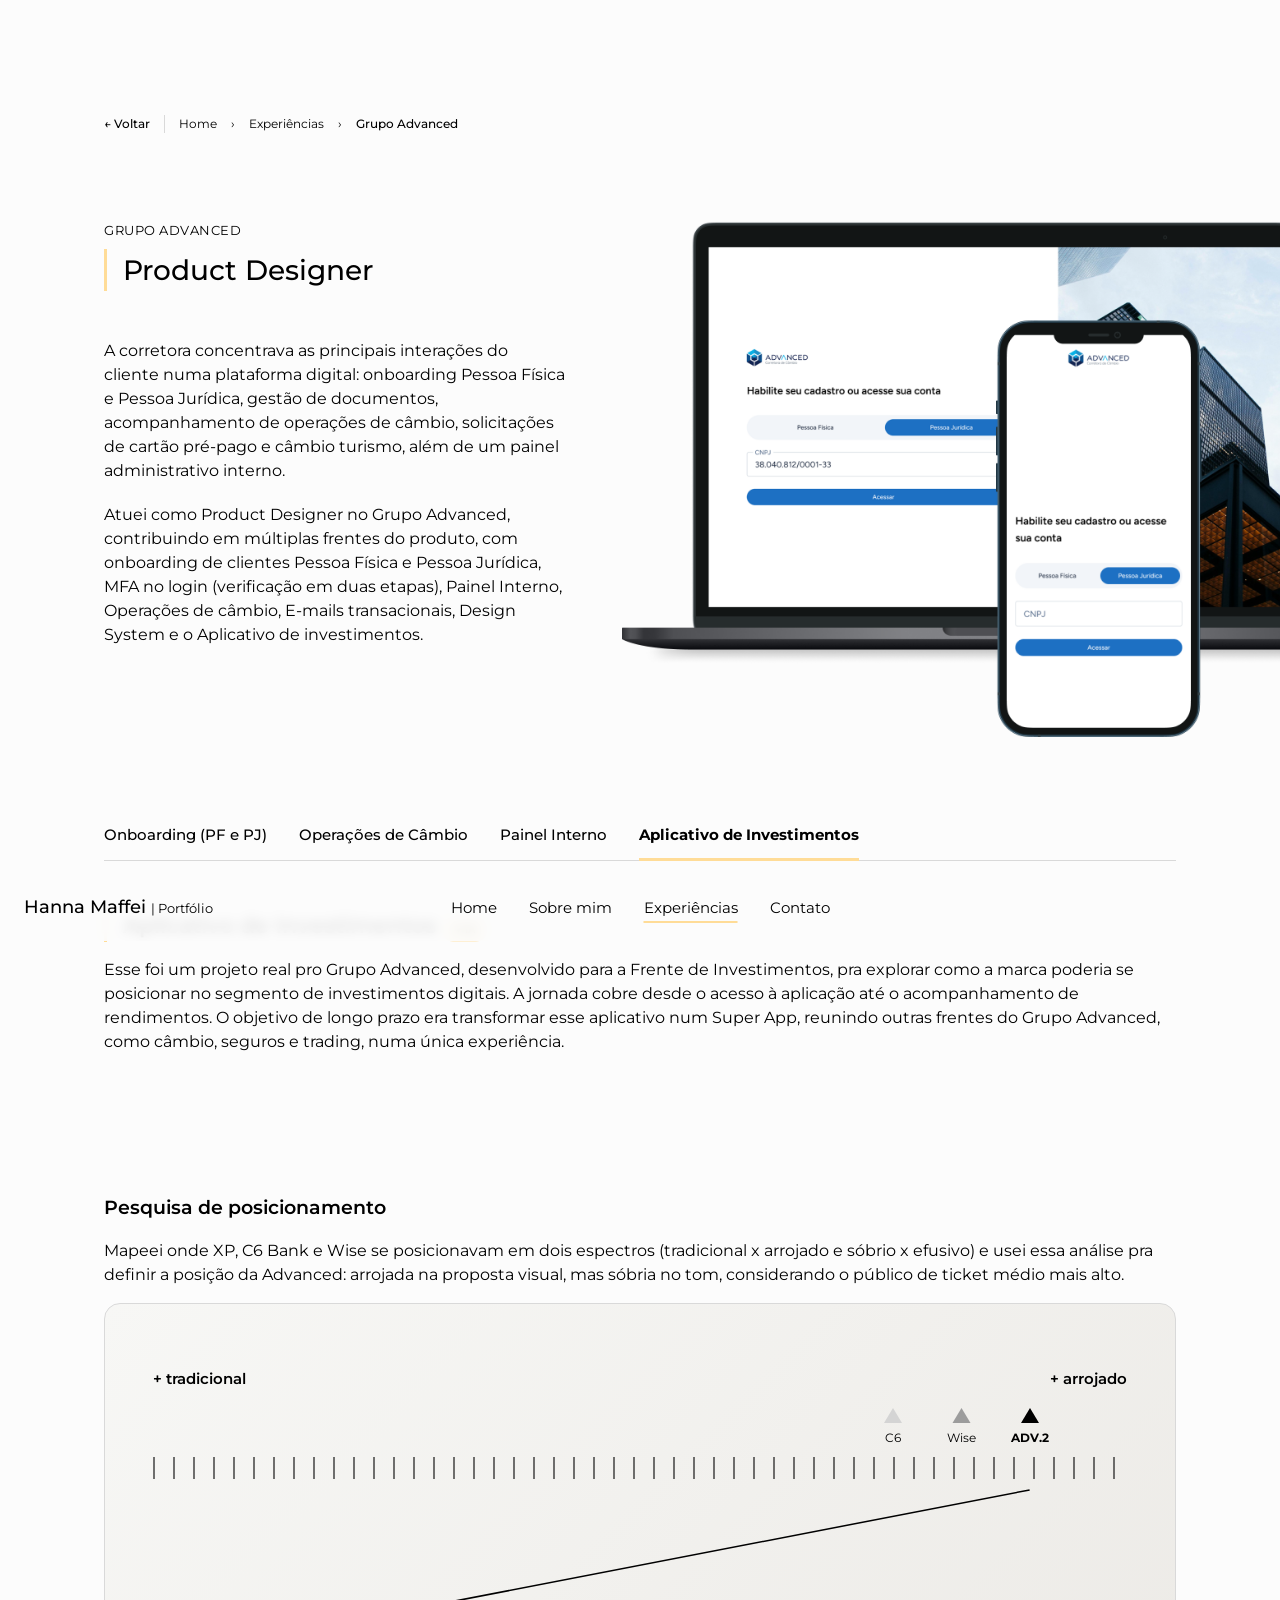
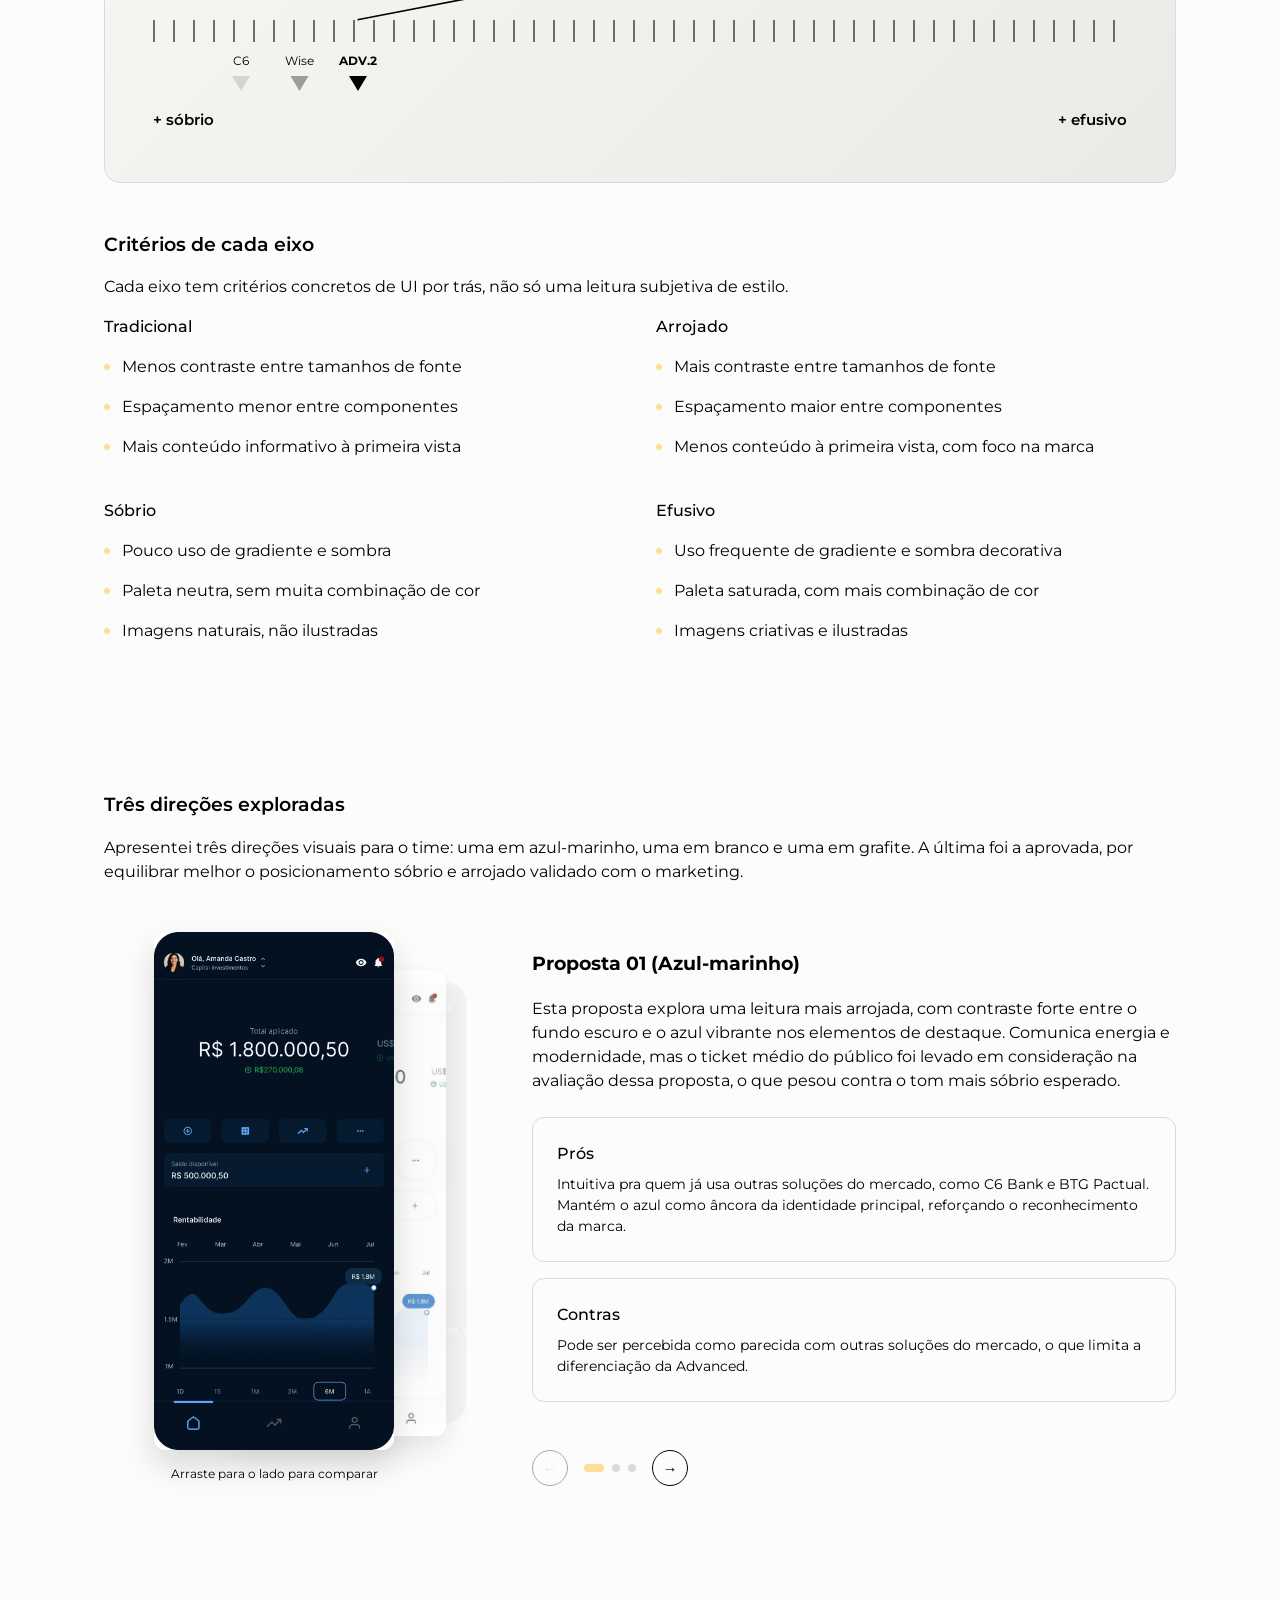
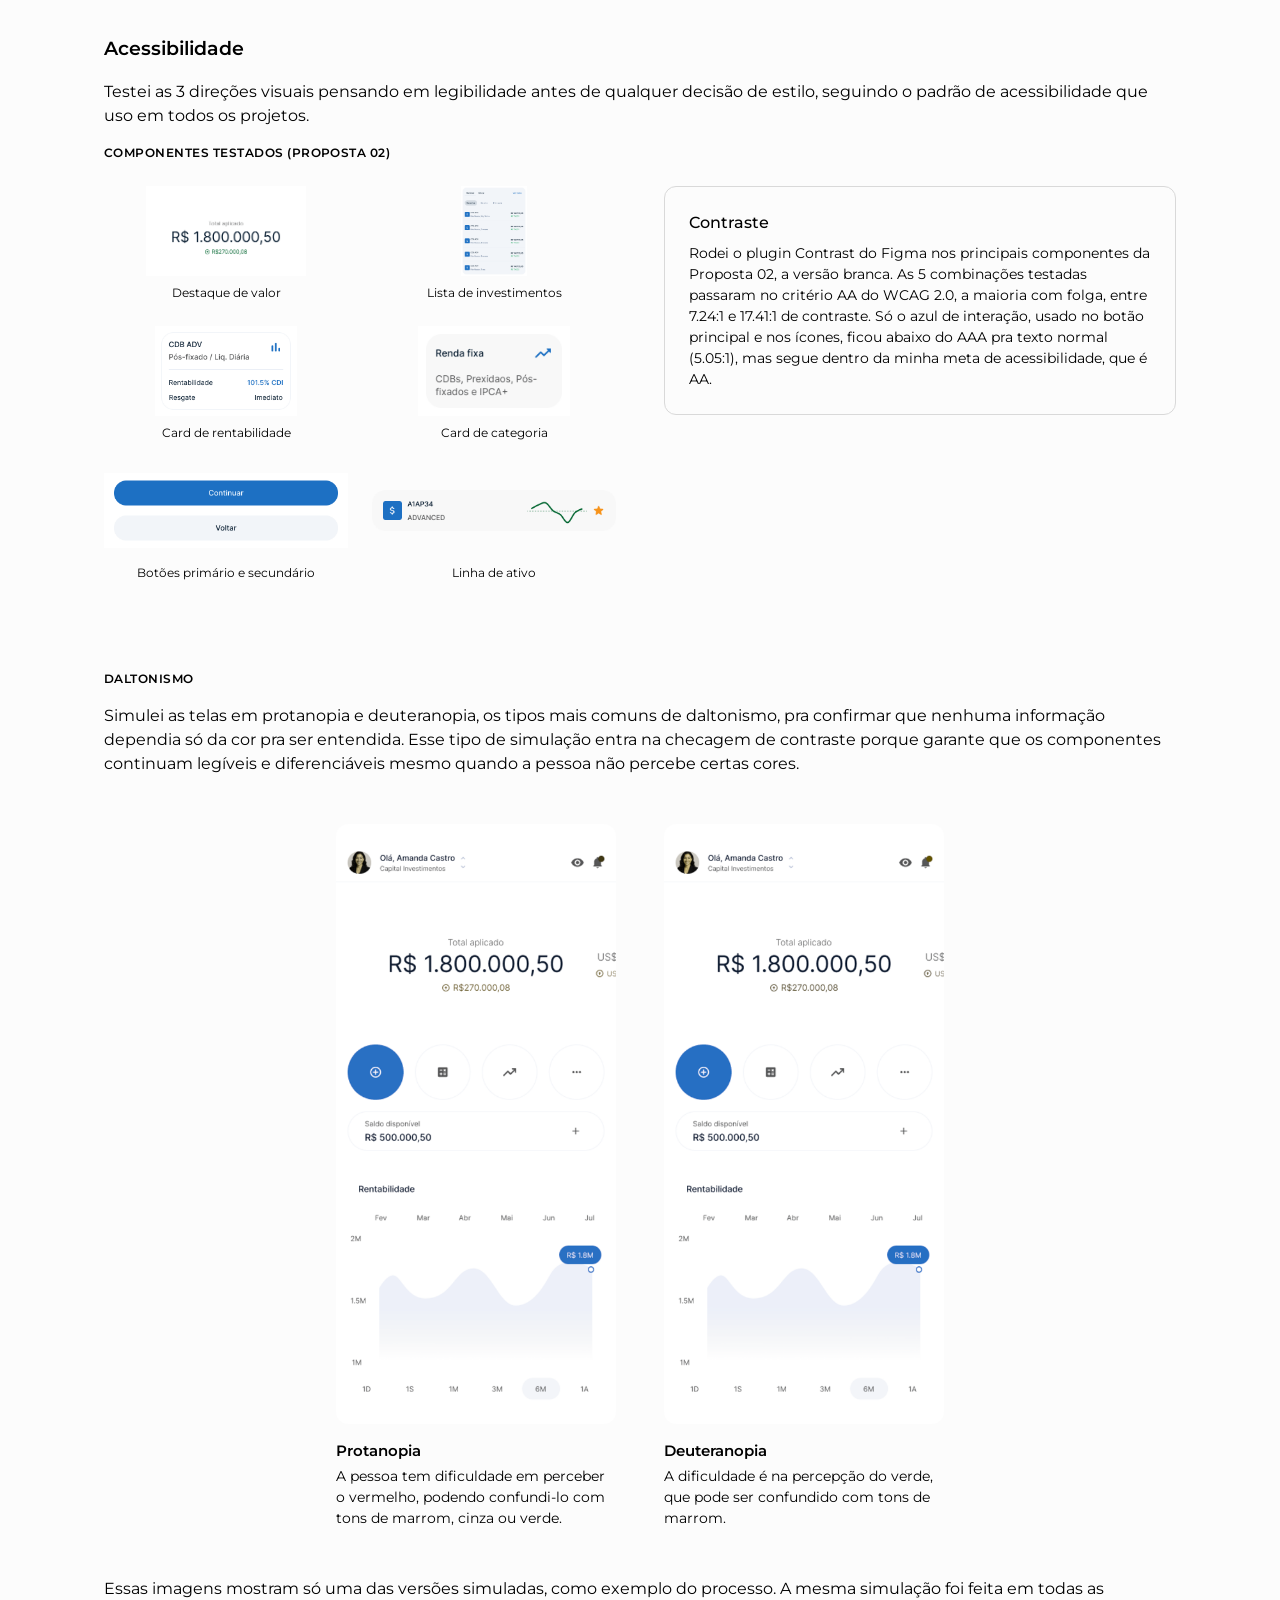
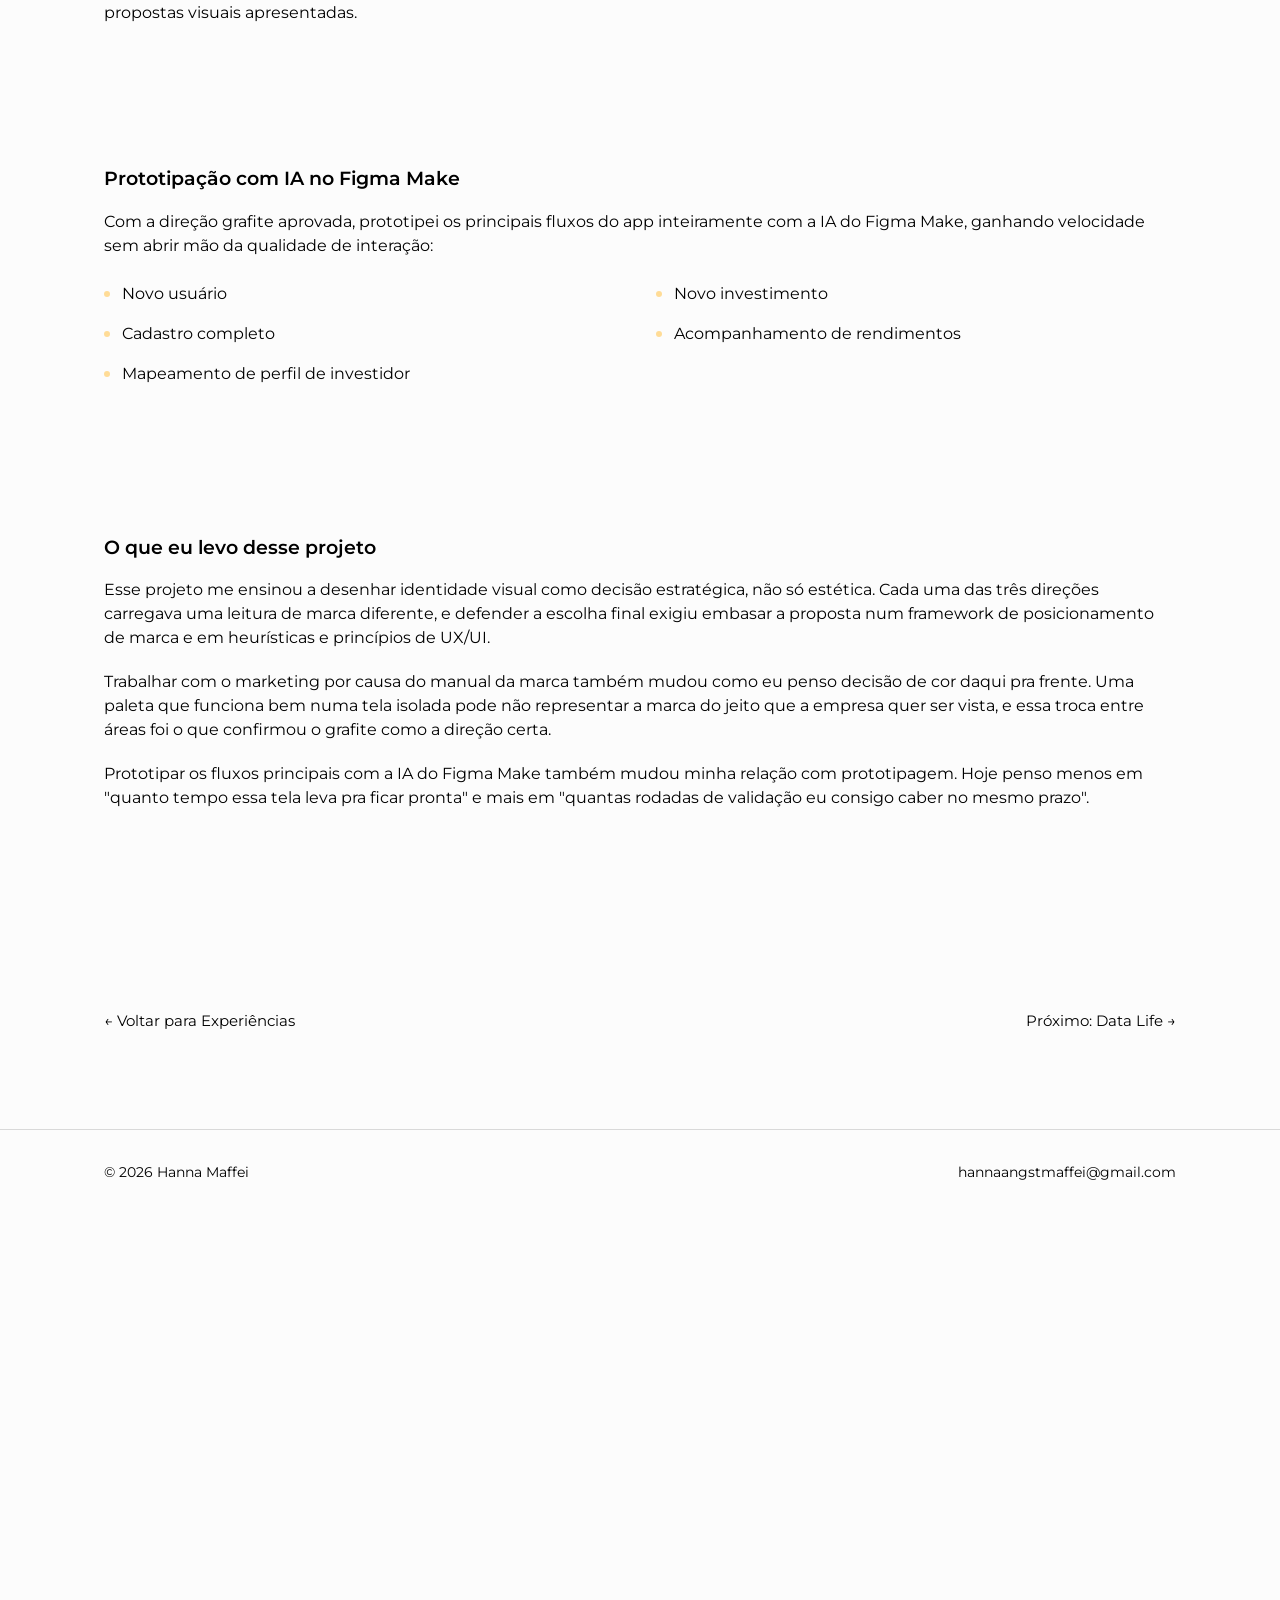
<file: experiencia-investimentos.html>
<!doctype html>
<html lang="pt-BR">
<head>
  <meta charset="UTF-8" />
  <meta name="viewport" content="width=device-width, initial-scale=1.0" />
  <meta http-equiv="refresh" content="0; url=experiencia-grupoadvanced.html#investimentos" />
  <link rel="canonical" href="experiencia-grupoadvanced.html#investimentos" />
  <title>Grupo Advanced | Hanna Maffei</title>
  <link href="https://fonts.googleapis.com/css2?family=Montserrat:wght@400;500;600;700&display=swap" rel="stylesheet" />
  <link rel="stylesheet" href="css/style.css?v=17" />
</head>
<body>
  <div class="wrap" style="padding-top:96px; text-align:center;">
    <p>Esse case agora faz parte de <a href="experiencia-grupoadvanced.html#investimentos">Grupo Advanced</a>.</p>
  </div>
</body>
</html>
</file>
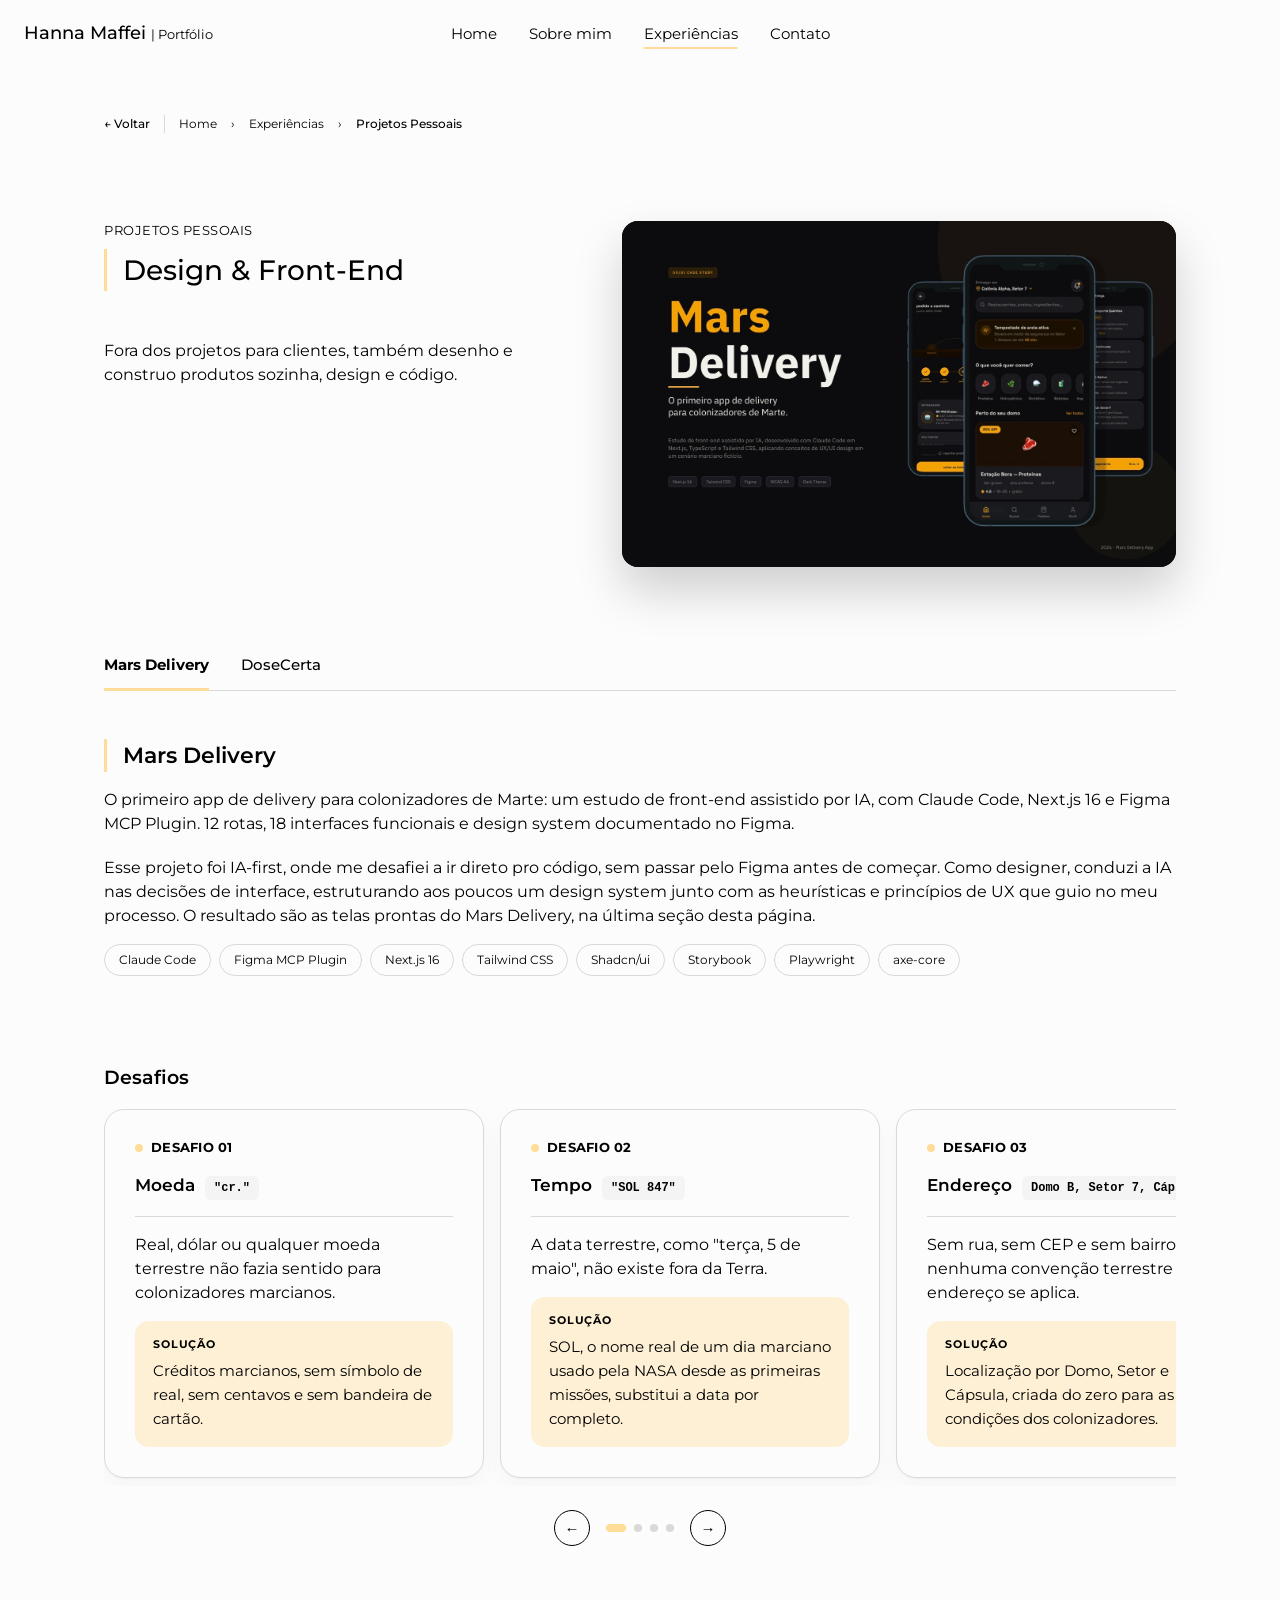
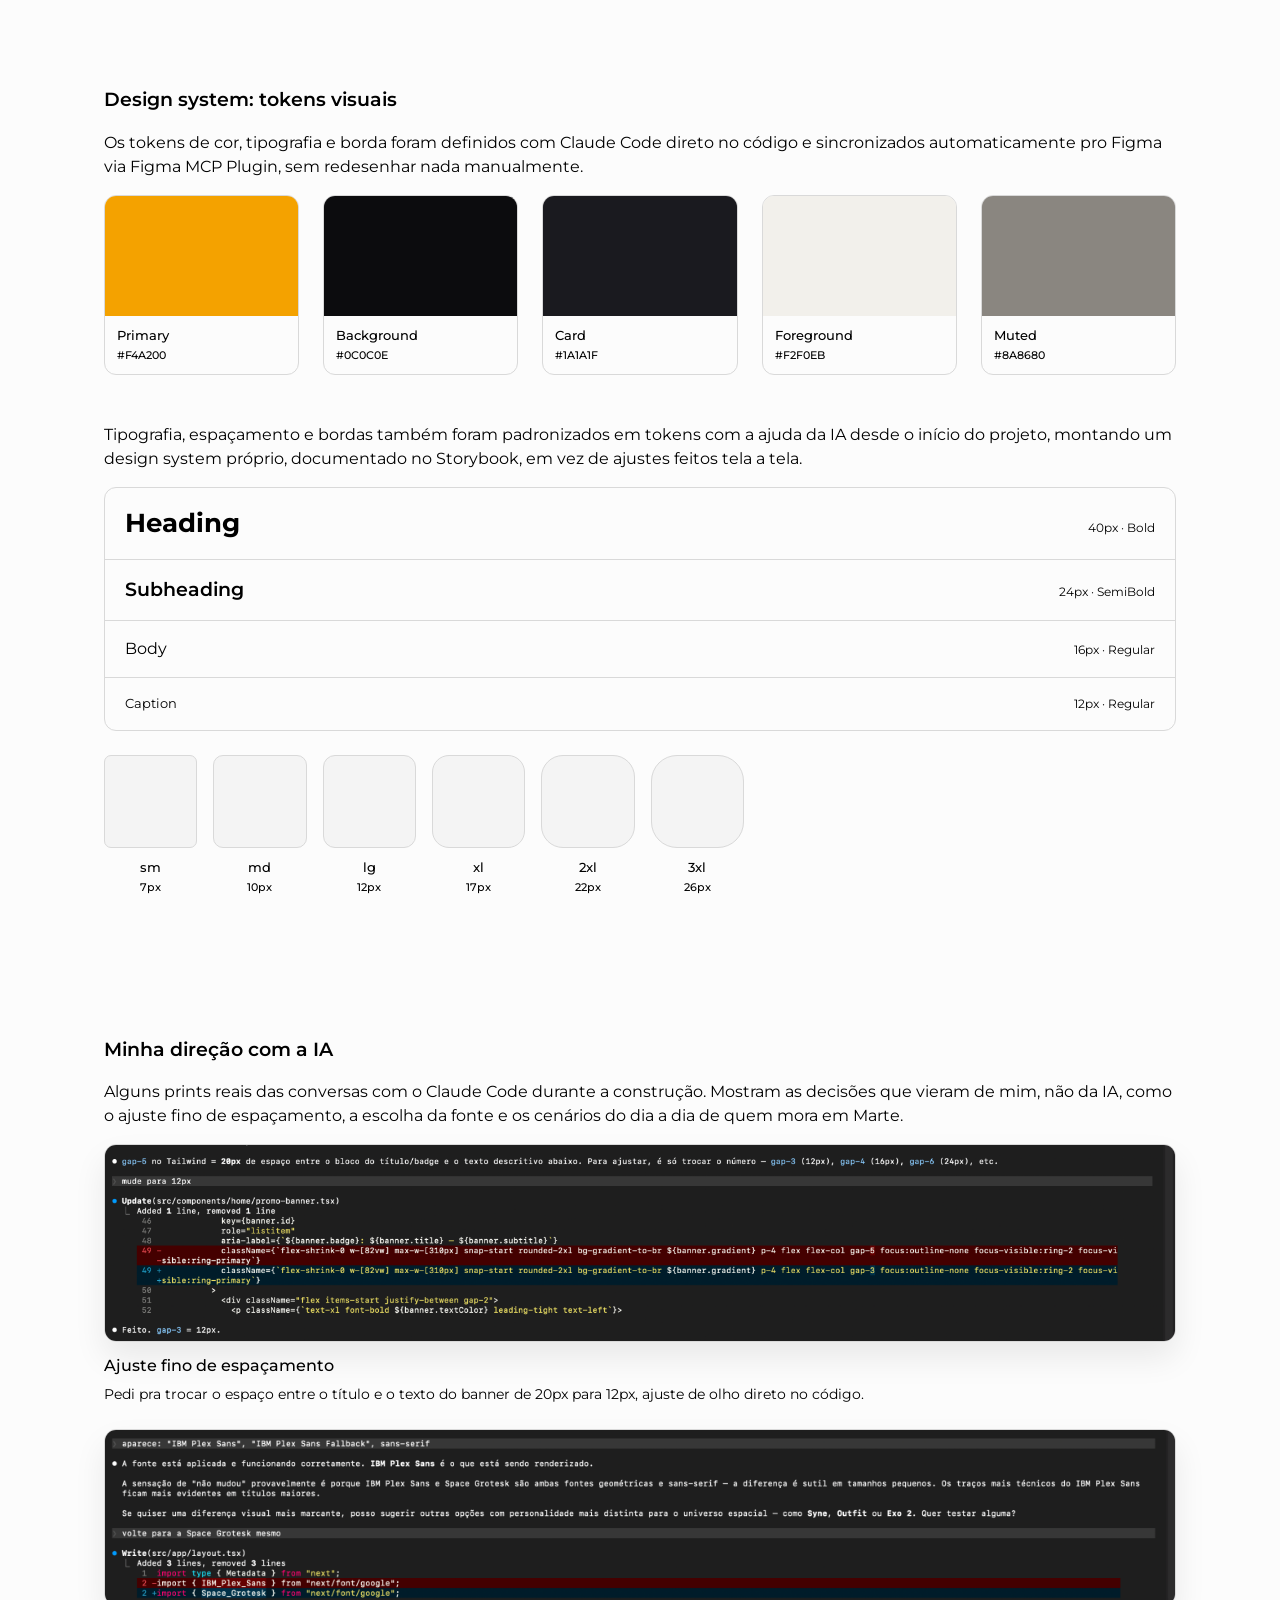
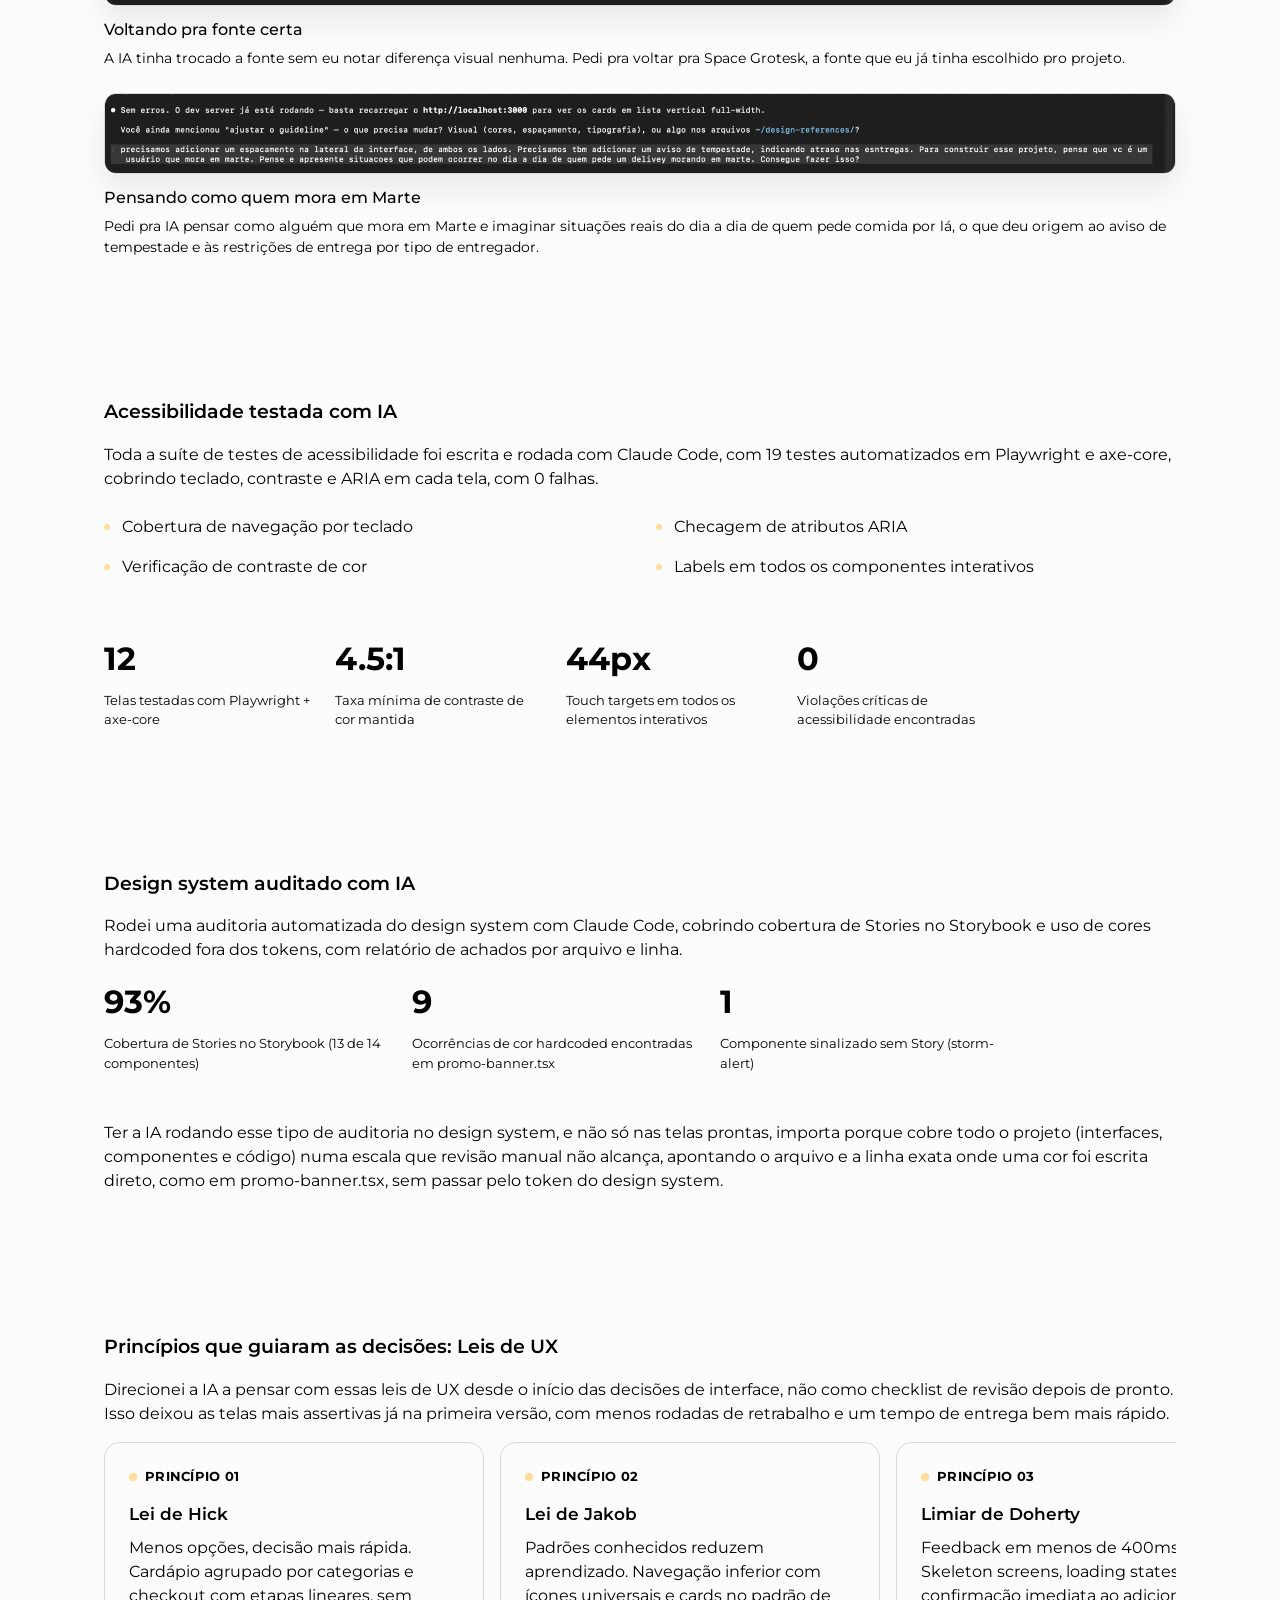
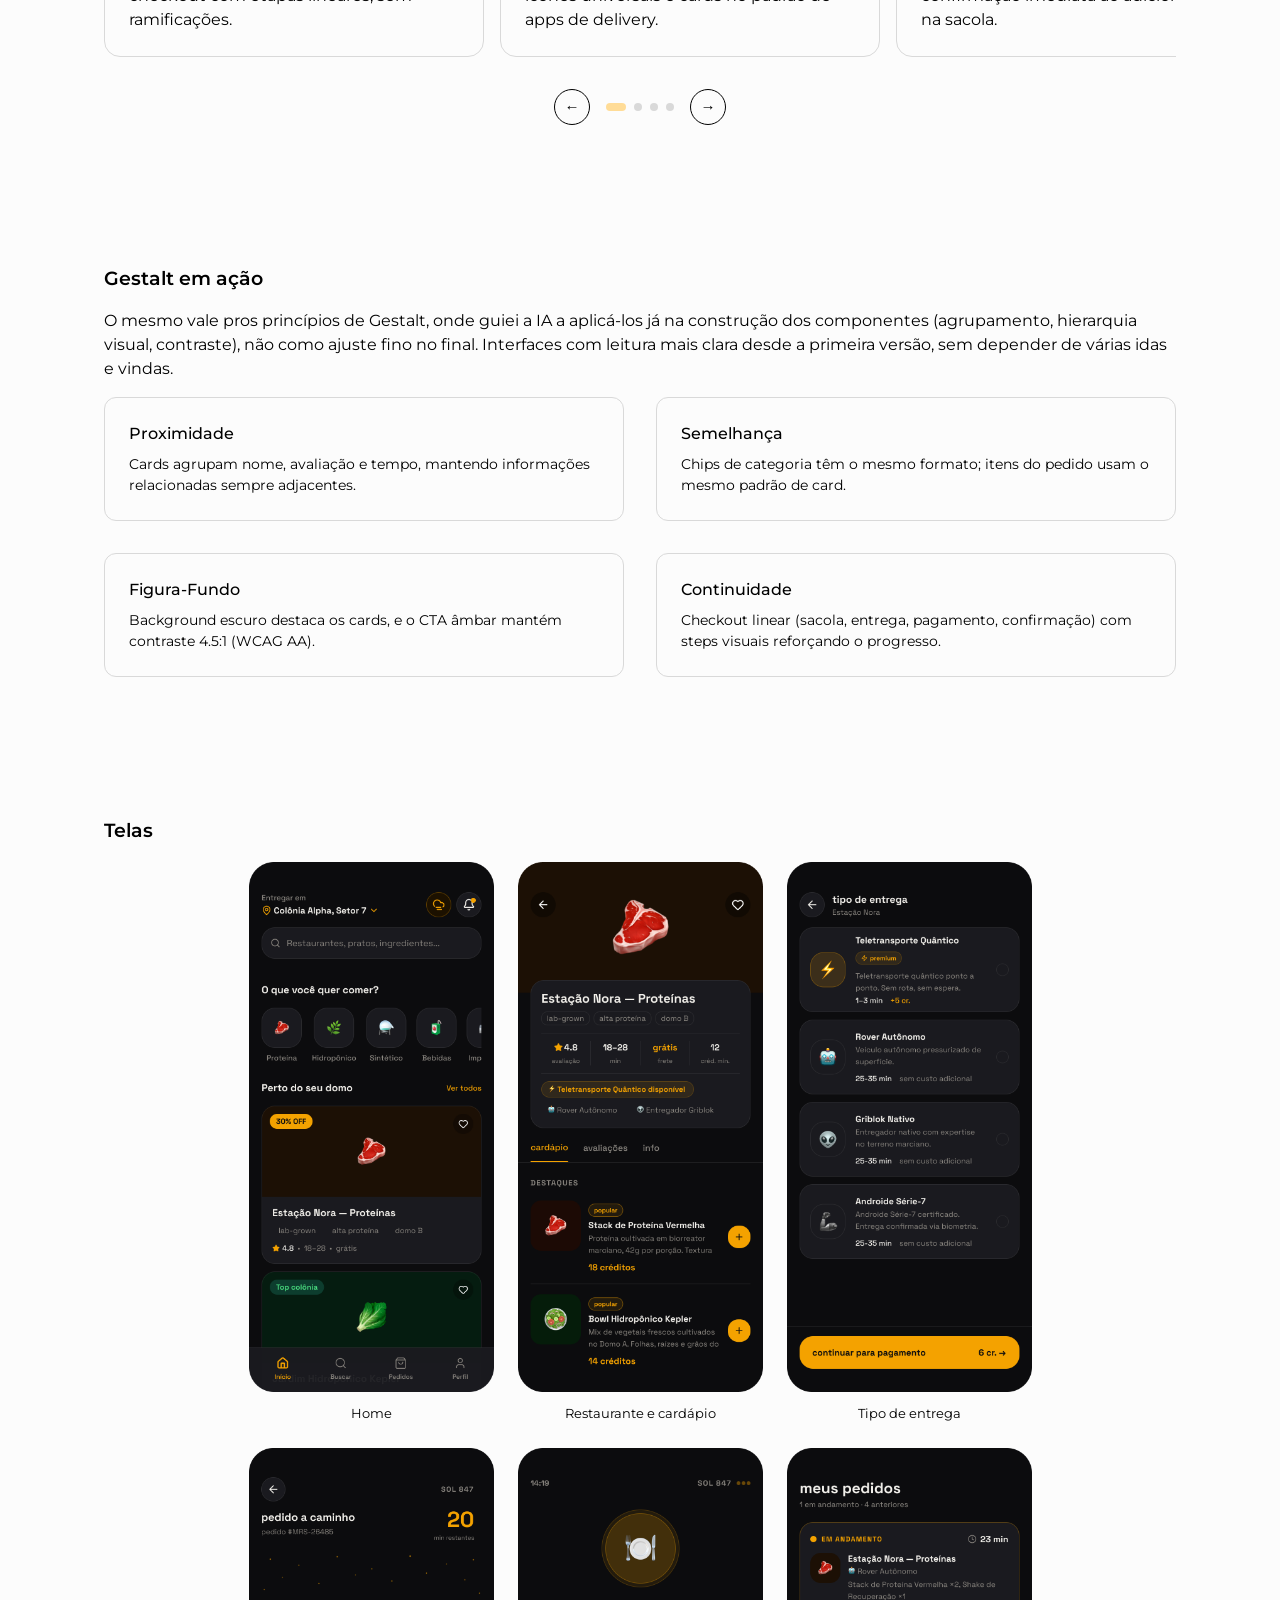
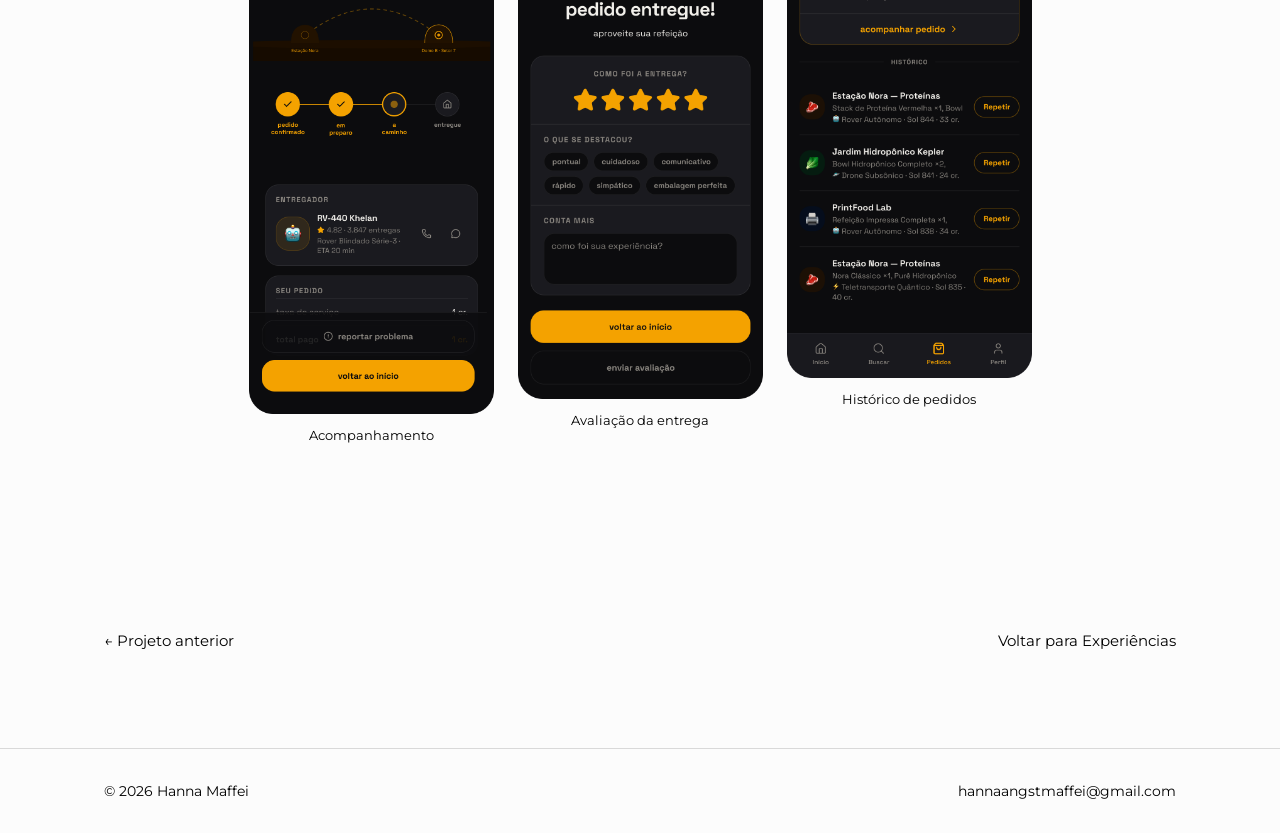
<file: experiencia-marsdelivery.html>
<!doctype html>
<html lang="pt-BR">
<head>
  <meta charset="UTF-8" />
  <meta name="viewport" content="width=device-width, initial-scale=1.0" />
  <meta http-equiv="refresh" content="0; url=experiencia-pessoal.html#mars-delivery" />
  <link rel="canonical" href="experiencia-pessoal.html#mars-delivery" />
  <title>Projetos Pessoais | Hanna Maffei</title>
  <link href="https://fonts.googleapis.com/css2?family=Montserrat:wght@400;500;600;700&display=swap" rel="stylesheet" />
  <link rel="stylesheet" href="css/style.css?v=17" />
</head>
<body>
  <div class="wrap" style="padding-top:96px; text-align:center;">
    <p>Esse case agora faz parte de <a href="experiencia-pessoal.html#mars-delivery">Projetos Pessoais</a>.</p>
  </div>
</body>
</html>
</file>
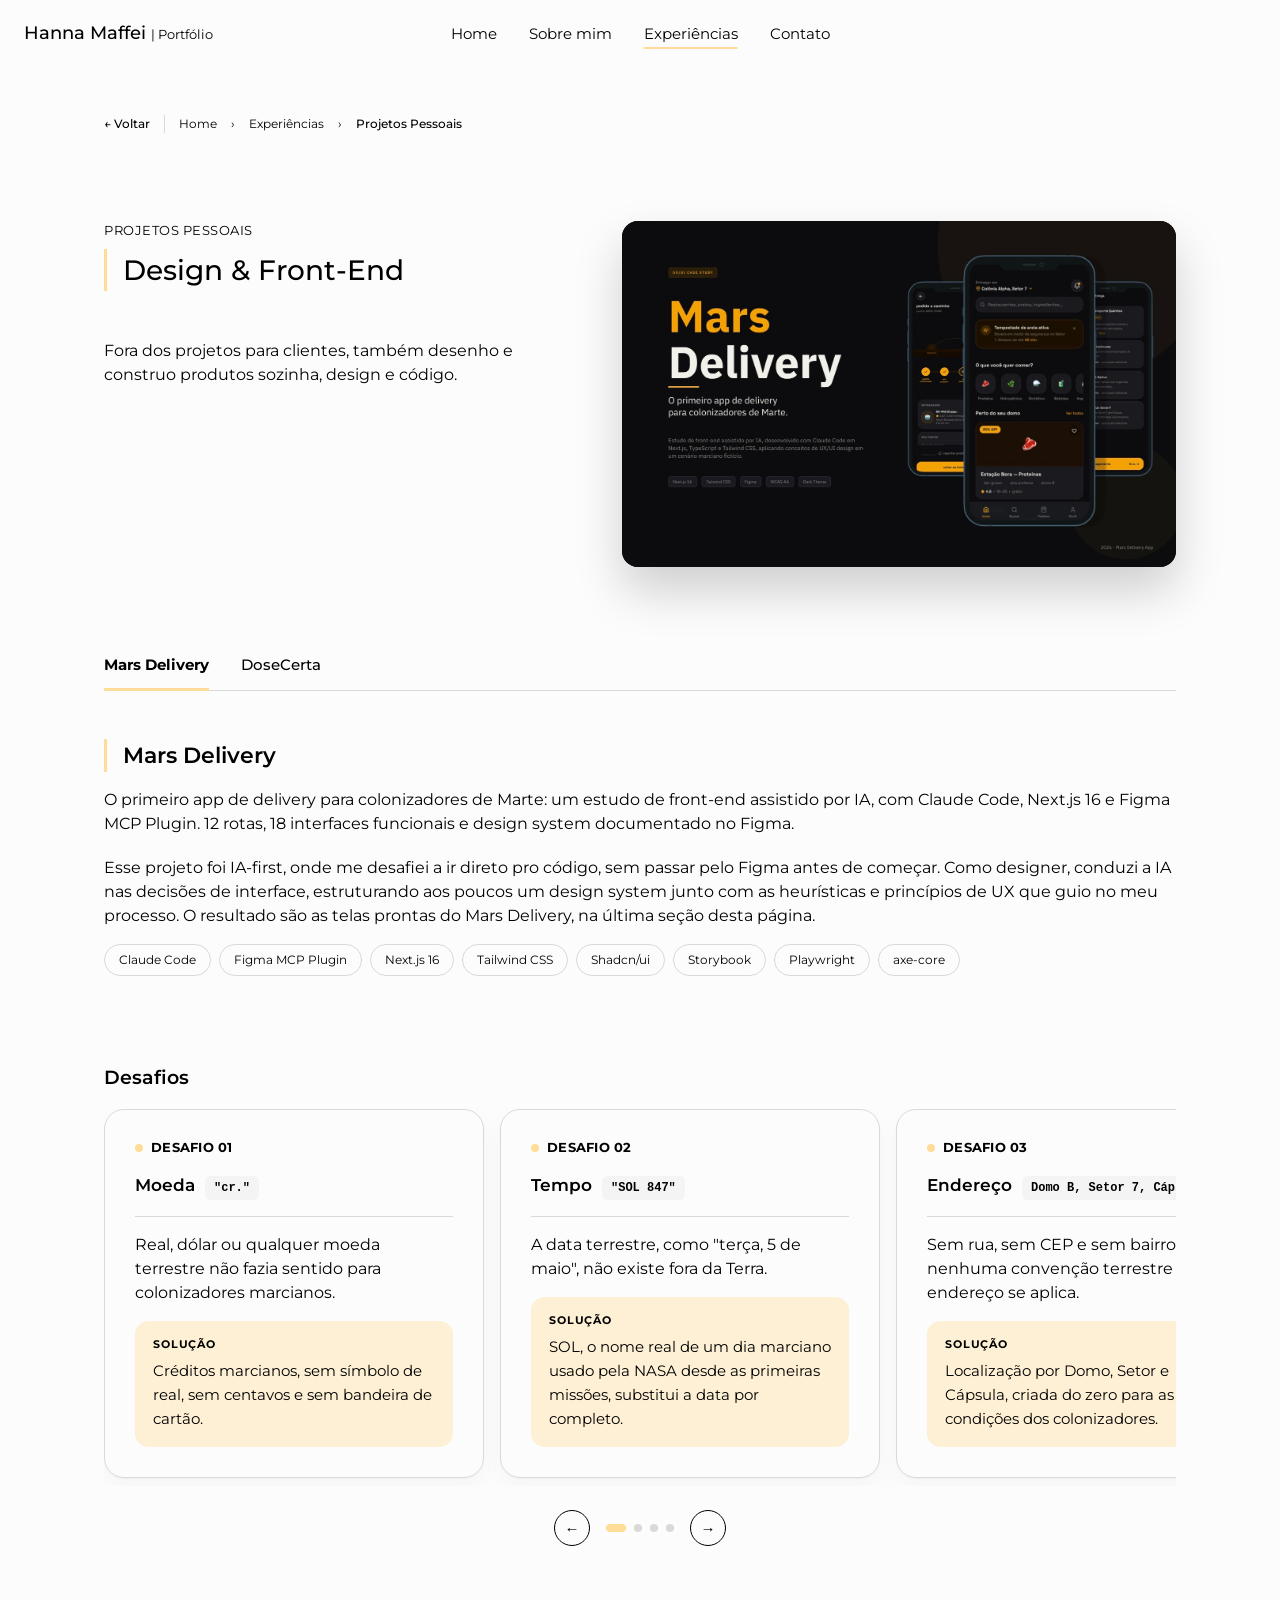
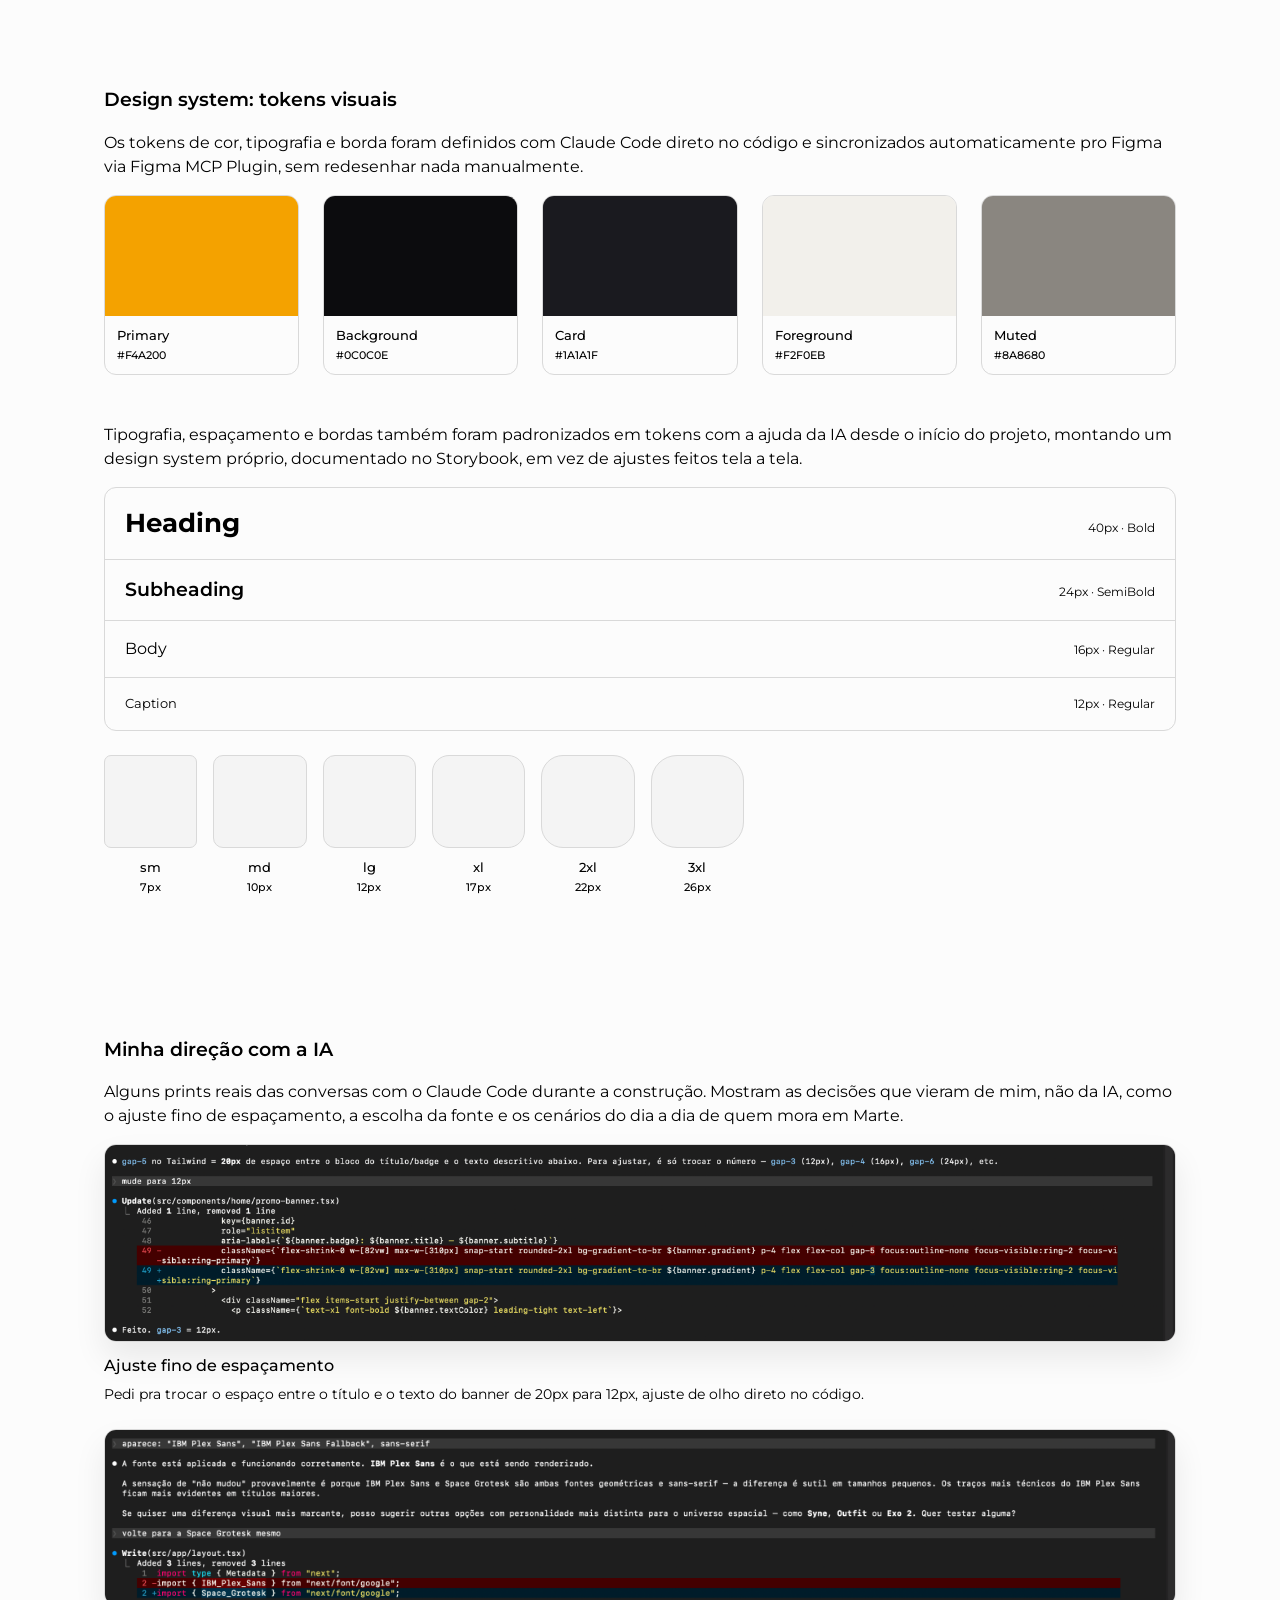
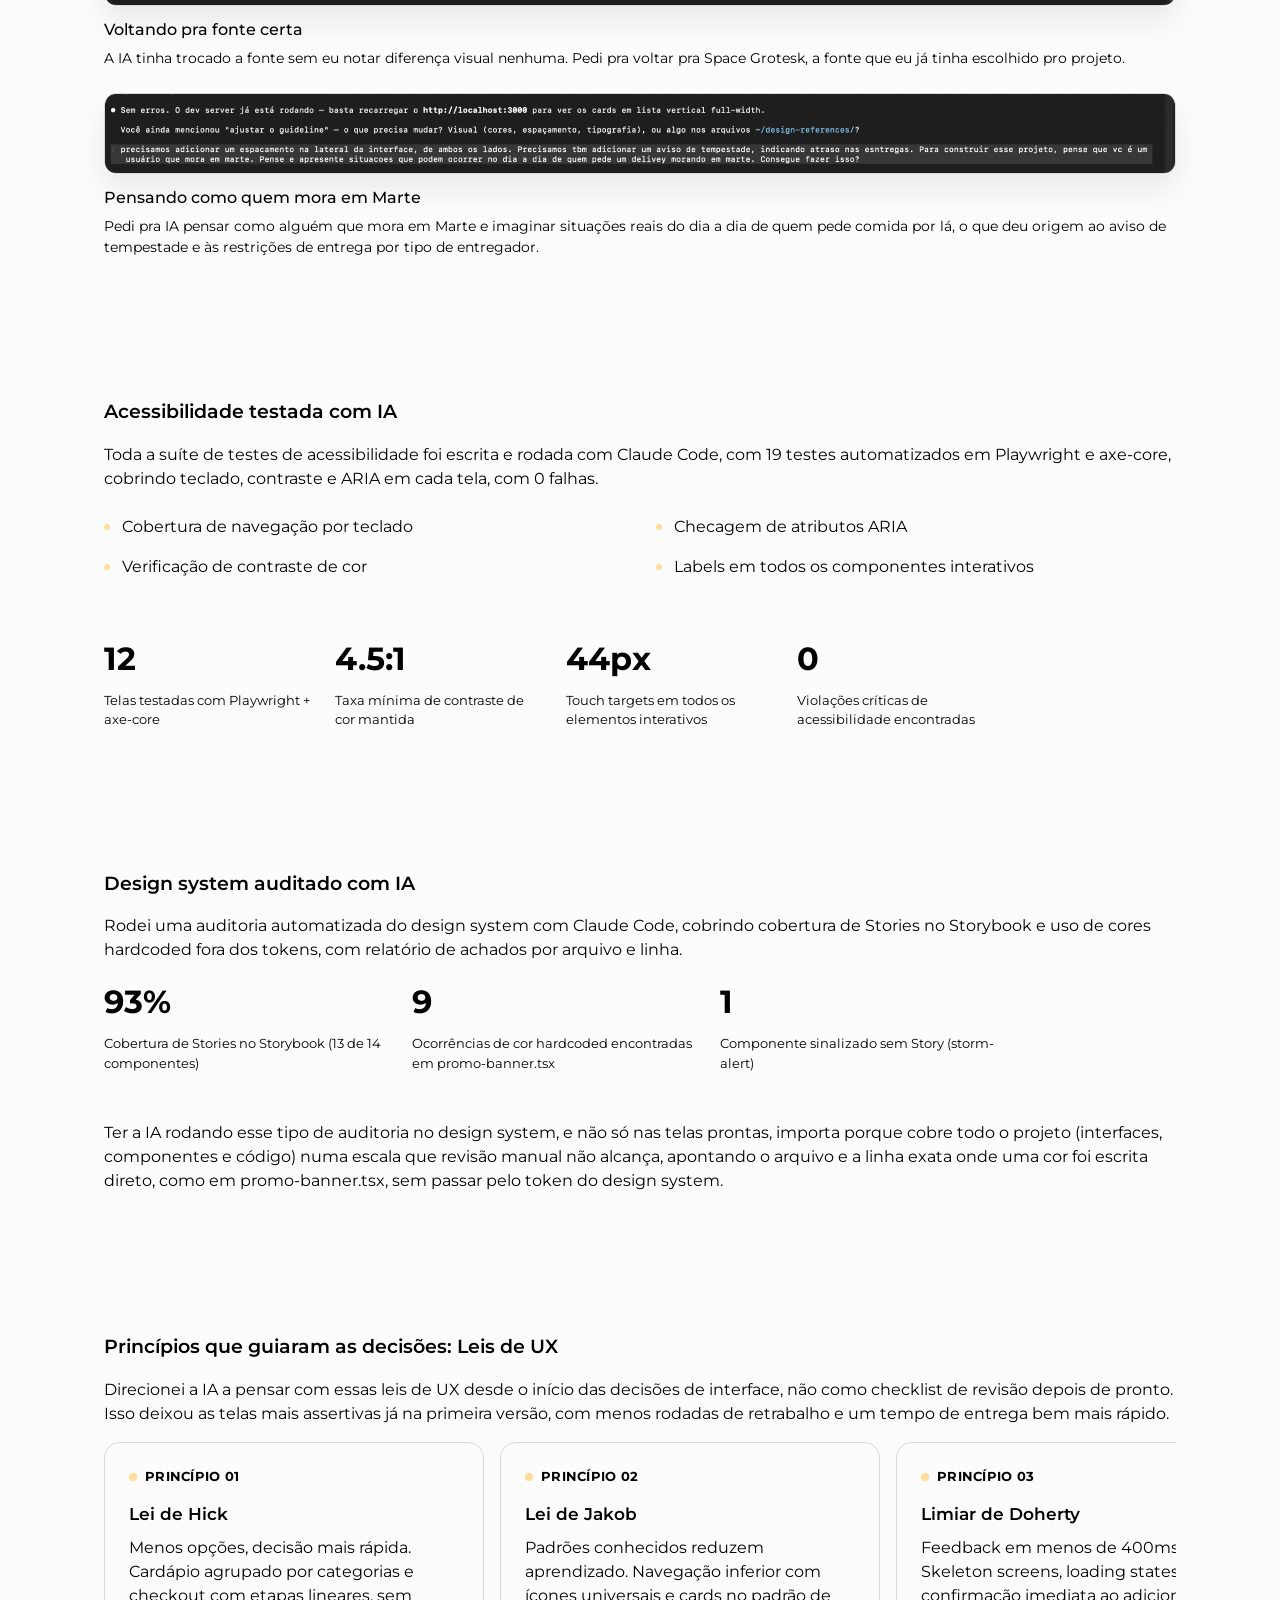
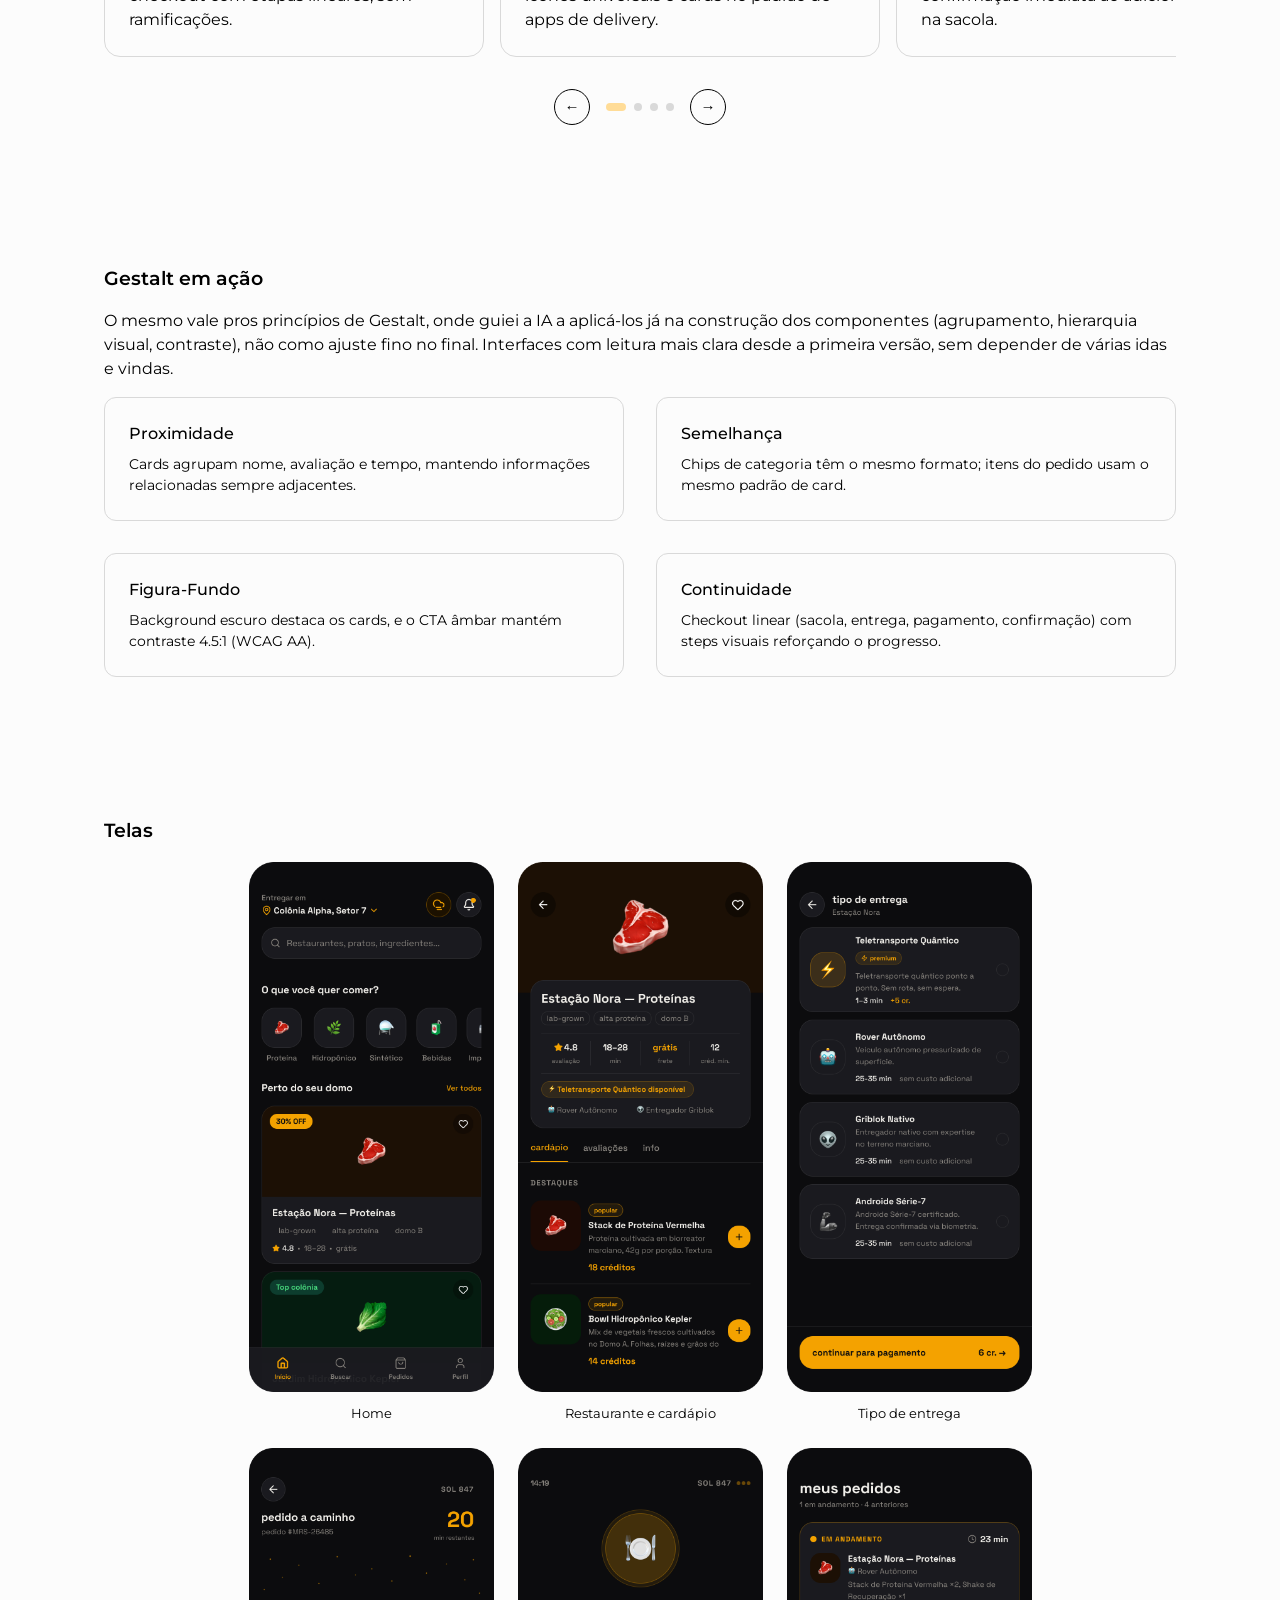
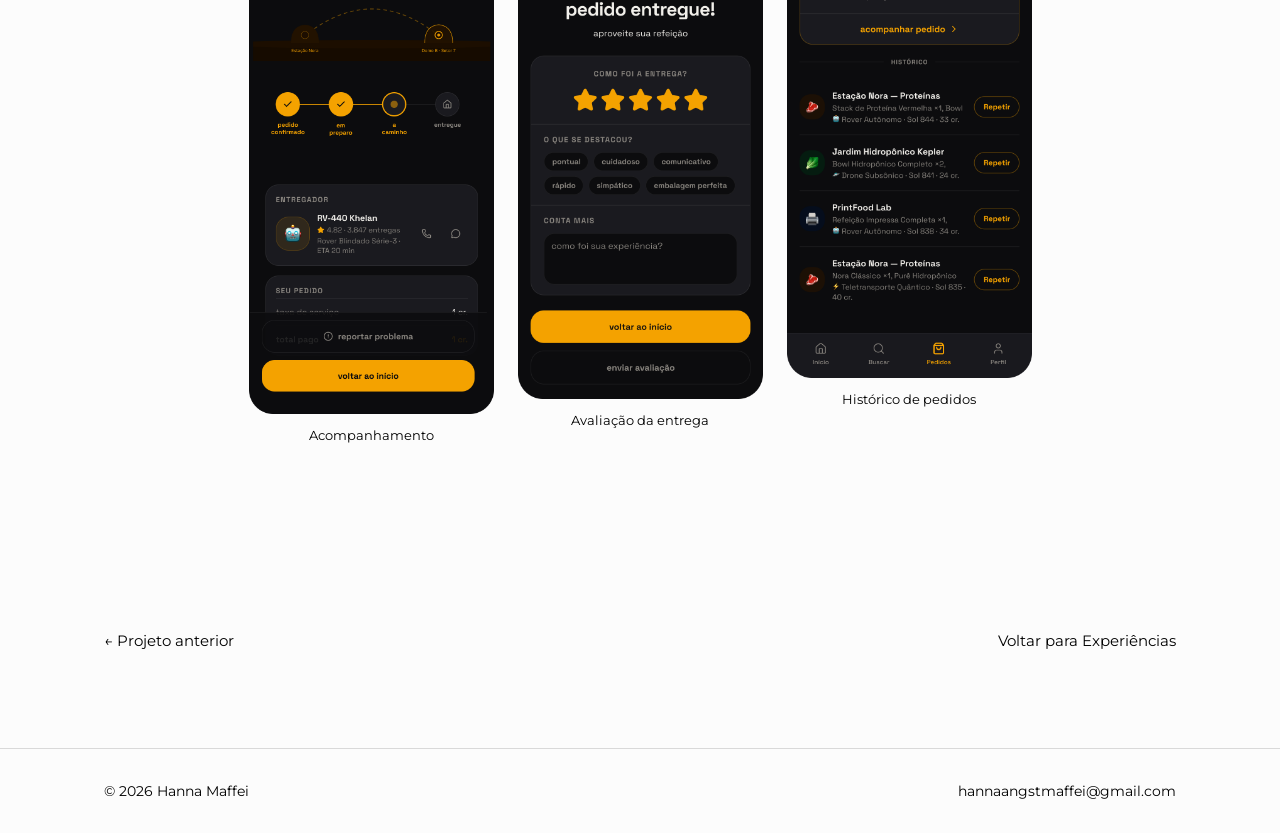
<file: experiencia-pessoal.html>
<!doctype html>
<html lang="pt-BR">
<head>
  <meta charset="UTF-8" />
  <meta name="viewport" content="width=device-width, initial-scale=1.0" />
  <title>Projetos Pessoais | Hanna Maffei</title>
  <meta name="description" content="Projetos pessoais de design e front-end de Hanna Maffei: Mars Delivery e DoseCerta." />
  <link rel="preconnect" href="https://fonts.googleapis.com" />
  <link rel="preconnect" href="https://fonts.gstatic.com" crossorigin />
  <link href="https://fonts.googleapis.com/css2?family=Montserrat:wght@400;500;600;700&display=swap" rel="stylesheet" />
  <link rel="stylesheet" href="css/style.css?v=19" />
</head>
<body>

  <header class="site-header">
    <div class="wrap">
      <a class="brand" href="index.html">Hanna Maffei <span class="brand-sep">| Portfólio</span></a>
      <button class="nav-toggle" aria-label="Abrir menu" aria-expanded="false">☰</button>
      <ul class="nav-links">
        <li><a href="index.html">Home</a></li>
        <li><a href="sobre.html">Sobre mim</a></li>
        <li><a href="experiencias.html" aria-current="page">Experiências</a></li>
        <li><a href="contato.html">Contato</a></li>
      </ul>
    </div>
  </header>

  <main>
    <div class="wrap" style="padding-top:48px;">

      <nav class="breadcrumb" aria-label="breadcrumb">
        <a class="breadcrumb-back" href="experiencias.html">← Voltar</a>
        <span class="breadcrumb-trail">
          <a href="index.html">Home</a><span>›</span>
          <a href="experiencias.html">Experiências</a><span>›</span>
          <span class="current">Projetos Pessoais</span>
        </span>
      </nav>

      <section class="project-hero">
        <div class="project-hero-grid">
          <div class="project-info">
            <span class="project-client">Projetos Pessoais</span>
            <h1>Design & Front-End</h1>
            <div class="project-body">
              <p>Fora dos projetos para clientes, também desenho e construo produtos sozinha, design e código.</p>
            </div>
          </div>
          <div class="project-hero-media">
            <img class="hero-cover active" data-cover="mars-delivery" src="assets/img/mars-capa.jpg" alt="Telas do app Mars Delivery mostrando o pedido a caminho e a home do app" />
            <div class="hero-cover stack" data-cover="dosecerta" data-frame="none">
              <img class="stack-img stack-side stack-left" src="assets/img/dosecerta-remedios.jpg" alt="Tela Remédios do DoseCerta" />
              <img class="stack-img stack-side stack-right" src="assets/img/dosecerta-historico.jpg" alt="Tela Histórico do DoseCerta" />
              <img class="stack-img stack-front" src="assets/img/dosecerta-hoje.jpg" alt="Tela Hoje do DoseCerta, com o resumo de doses tomadas, pendentes e atrasadas" />
            </div>
          </div>
        </div>

        <div class="subproject-nav" role="tablist" aria-label="Sub-projetos">
          <button type="button" class="active" role="tab" aria-selected="true" aria-controls="mars-delivery" id="tab-mars-delivery">Mars Delivery</button>
          <button type="button" role="tab" aria-selected="false" aria-controls="dosecerta" id="tab-dosecerta" tabindex="-1">DoseCerta</button>
        </div>

        <!-- ===== Mars Delivery ===== -->
        <div class="tab-panel active" id="mars-delivery" role="tabpanel" aria-labelledby="tab-mars-delivery">
        <h2 class="role-section">Mars Delivery</h2>

        <div class="project-body">
          <p>O primeiro app de delivery para colonizadores de Marte: um estudo de front-end assistido por IA, com Claude Code, Next.js 16 e Figma MCP Plugin. 12 rotas, 18 interfaces funcionais e design system documentado no Figma.</p>
          <p>Esse projeto foi IA-first, onde me desafiei a ir direto pro código, sem passar pelo Figma antes de começar. Como designer, conduzi a IA nas decisões de interface, estruturando aos poucos um design system junto com as heurísticas e princípios de UX que guio no meu processo. O resultado são as telas prontas do Mars Delivery, na última seção desta página.</p>
        </div>
        <div class="tag-row">
          <span class="tag-pill">Claude Code</span>
          <span class="tag-pill">Figma MCP Plugin</span>
          <span class="tag-pill">Next.js 16</span>
          <span class="tag-pill">Tailwind CSS</span>
          <span class="tag-pill">Shadcn/ui</span>
          <span class="tag-pill">Storybook</span>
          <span class="tag-pill">Playwright</span>
          <span class="tag-pill">axe-core</span>
        </div>

        <p class="project-subhead">Desafios</p>
        <div class="finding-carousel">
          <div class="finding-track" role="list">
            <article class="finding-card challenge-card" role="listitem">
              <span class="finding-index">Desafio 01</span>
              <div class="challenge-term-row">
                <h3>Moeda</h3>
                <span class="challenge-tag">"cr."</span>
              </div>
              <div class="challenge-divider"></div>
              <p>Real, dólar ou qualquer moeda terrestre não fazia sentido para colonizadores marcianos.</p>
              <div class="challenge-solution">
                <span class="challenge-solution-label">Solução</span>
                <p>Créditos marcianos, sem símbolo de real, sem centavos e sem bandeira de cartão.</p>
              </div>
            </article>
            <article class="finding-card challenge-card" role="listitem">
              <span class="finding-index">Desafio 02</span>
              <div class="challenge-term-row">
                <h3>Tempo</h3>
                <span class="challenge-tag">"SOL 847"</span>
              </div>
              <div class="challenge-divider"></div>
              <p>A data terrestre, como "terça, 5 de maio", não existe fora da Terra.</p>
              <div class="challenge-solution">
                <span class="challenge-solution-label">Solução</span>
                <p>SOL, o nome real de um dia marciano usado pela NASA desde as primeiras missões, substitui a data por completo.</p>
              </div>
            </article>
            <article class="finding-card challenge-card" role="listitem">
              <span class="finding-index">Desafio 03</span>
              <div class="challenge-term-row">
                <h3>Endereço</h3>
                <span class="challenge-tag">Domo B, Setor 7, Cápsula 14</span>
              </div>
              <div class="challenge-divider"></div>
              <p>Sem rua, sem CEP e sem bairro, nenhuma convenção terrestre de endereço se aplica.</p>
              <div class="challenge-solution">
                <span class="challenge-solution-label">Solução</span>
                <p>Localização por Domo, Setor e Cápsula, criada do zero para as condições dos colonizadores.</p>
              </div>
            </article>
            <article class="finding-card challenge-card" role="listitem">
              <span class="finding-index">Desafio 04</span>
              <div class="challenge-term-row">
                <h3>Entregadores</h3>
              </div>
              <div class="challenge-divider"></div>
              <p>Nenhum entregador único alcança qualquer lugar em qualquer condição.</p>
              <div class="challenge-solution">
                <span class="challenge-solution-label">Solução</span>
                <p>Cinco tipos com restrições reais, como Rover para tempestade de areia e Teletransporte Quântico para entrega expressa.</p>
              </div>
            </article>
          </div>
          <div class="finding-controls">
            <button type="button" class="finding-prev" aria-label="Desafio anterior">←</button>
            <div class="finding-dots" aria-label="Navegar entre desafios">
              <button type="button" class="dot active" aria-pressed="true" aria-label="Ir para desafio 1"></button>
              <button type="button" class="dot" aria-pressed="false" aria-label="Ir para desafio 2"></button>
              <button type="button" class="dot" aria-pressed="false" aria-label="Ir para desafio 3"></button>
              <button type="button" class="dot" aria-pressed="false" aria-label="Ir para desafio 4"></button>
            </div>
            <button type="button" class="finding-next" aria-label="Próximo desafio">→</button>
          </div>
        </div>

        <p class="project-subhead section-break">Design system: tokens visuais</p>
        <div class="project-body">
          <p>Os tokens de cor, tipografia e borda foram definidos com Claude Code direto no código e sincronizados automaticamente pro Figma via Figma MCP Plugin, sem redesenhar nada manualmente.</p>
        </div>
        <div class="token-grid">
          <div class="token-swatch">
            <div class="color" style="background:#F4A200;"></div>
            <div class="label">Primary<span class="hex">#F4A200</span></div>
          </div>
          <div class="token-swatch">
            <div class="color" style="background:#0C0C0E;"></div>
            <div class="label">Background<span class="hex">#0C0C0E</span></div>
          </div>
          <div class="token-swatch">
            <div class="color" style="background:#1A1A1F;"></div>
            <div class="label">Card<span class="hex">#1A1A1F</span></div>
          </div>
          <div class="token-swatch">
            <div class="color" style="background:#F2F0EB;"></div>
            <div class="label">Foreground<span class="hex">#F2F0EB</span></div>
          </div>
          <div class="token-swatch">
            <div class="color" style="background:#8A8680;"></div>
            <div class="label">Muted<span class="hex">#8A8680</span></div>
          </div>
        </div>

        <div class="project-body">
          <p>Tipografia, espaçamento e bordas também foram padronizados em tokens com a ajuda da IA desde o início do projeto, montando um design system próprio, documentado no Storybook, em vez de ajustes feitos tela a tela.</p>
        </div>
        <div class="type-scale">
          <div class="type-row">
            <span class="type-sample" style="font-size:26px; font-weight:700;">Heading</span>
            <span class="type-spec">40px · Bold</span>
          </div>
          <div class="type-row">
            <span class="type-sample" style="font-size:19px; font-weight:600;">Subheading</span>
            <span class="type-spec">24px · SemiBold</span>
          </div>
          <div class="type-row">
            <span class="type-sample" style="font-size:16px; font-weight:400;">Body</span>
            <span class="type-spec">16px · Regular</span>
          </div>
          <div class="type-row">
            <span class="type-sample" style="font-size:13px; font-weight:400;">Caption</span>
            <span class="type-spec">12px · Regular</span>
          </div>
        </div>
        <div class="radius-grid">
          <div class="radius-swatch">
            <div class="radius-box" style="border-radius:7px;"></div>
            <div class="label">sm<span class="hex">7px</span></div>
          </div>
          <div class="radius-swatch">
            <div class="radius-box" style="border-radius:10px;"></div>
            <div class="label">md<span class="hex">10px</span></div>
          </div>
          <div class="radius-swatch">
            <div class="radius-box" style="border-radius:12px;"></div>
            <div class="label">lg<span class="hex">12px</span></div>
          </div>
          <div class="radius-swatch">
            <div class="radius-box" style="border-radius:17px;"></div>
            <div class="label">xl<span class="hex">17px</span></div>
          </div>
          <div class="radius-swatch">
            <div class="radius-box" style="border-radius:22px;"></div>
            <div class="label">2xl<span class="hex">22px</span></div>
          </div>
          <div class="radius-swatch">
            <div class="radius-box" style="border-radius:26px;"></div>
            <div class="label">3xl<span class="hex">26px</span></div>
          </div>
        </div>

        <p class="project-subhead section-break">Minha direção com a IA</p>
        <div class="project-body">
          <p>Alguns prints reais das conversas com o Claude Code durante a construção. Mostram as decisões que vieram de mim, não da IA, como o ajuste fino de espaçamento, a escolha da fonte e os cenários do dia a dia de quem mora em Marte.</p>
        </div>
        <div class="process-gallery">
          <figure>
            <img src="assets/img/mars-processo-espacamento.png" alt="Print do Claude Code mostrando o pedido para trocar o espaçamento gap-5 por gap-3 no componente PromoBanner" />
            <figcaption>
              <h3>Ajuste fino de espaçamento</h3>
              <p>Pedi pra trocar o espaço entre o título e o texto do banner de 20px para 12px, ajuste de olho direto no código.</p>
            </figcaption>
          </figure>
          <figure>
            <img src="assets/img/mars-processo-fonte.png" alt="Print do Claude Code explicando a diferença entre as fontes IBM Plex Sans e Space Grotesk, com o pedido para voltar para a Space Grotesk" />
            <figcaption>
              <h3>Voltando pra fonte certa</h3>
              <p>A IA tinha trocado a fonte sem eu notar diferença visual nenhuma. Pedi pra voltar pra Space Grotesk, a fonte que eu já tinha escolhido pro projeto.</p>
            </figcaption>
          </figure>
          <figure>
            <img src="assets/img/mars-processo-tempestade.png" alt="Print do Claude Code recebendo o pedido para pensar como um usuário morando em Marte e imaginar situações reais do dia a dia de quem pede delivery por lá" />
            <figcaption>
              <h3>Pensando como quem mora em Marte</h3>
              <p>Pedi pra IA pensar como alguém que mora em Marte e imaginar situações reais do dia a dia de quem pede comida por lá, o que deu origem ao aviso de tempestade e às restrições de entrega por tipo de entregador.</p>
            </figcaption>
          </figure>
        </div>

        <p class="project-subhead section-break">Acessibilidade testada com IA</p>
        <div class="project-body">
          <p>Toda a suíte de testes de acessibilidade foi escrita e rodada com Claude Code, com 19 testes automatizados em Playwright e axe-core, cobrindo teclado, contraste e ARIA em cada tela, com 0 falhas.</p>
        </div>
        <ul class="project-list">
          <li>Cobertura de navegação por teclado</li>
          <li>Verificação de contraste de cor</li>
          <li>Checagem de atributos ARIA</li>
          <li>Labels em todos os componentes interativos</li>
        </ul>
        <div class="stat-grid">
          <div class="stat-item">
            <div class="number">12</div>
            <div class="label">Telas testadas com Playwright + axe-core</div>
          </div>
          <div class="stat-item">
            <div class="number">4.5:1</div>
            <div class="label">Taxa mínima de contraste de cor mantida</div>
          </div>
          <div class="stat-item">
            <div class="number">44px</div>
            <div class="label">Touch targets em todos os elementos interativos</div>
          </div>
          <div class="stat-item">
            <div class="number">0</div>
            <div class="label">Violações críticas de acessibilidade encontradas</div>
          </div>
        </div>

        <p class="project-subhead section-break">Design system auditado com IA</p>
        <div class="project-body">
          <p>Rodei uma auditoria automatizada do design system com Claude Code, cobrindo cobertura de Stories no Storybook e uso de cores hardcoded fora dos tokens, com relatório de achados por arquivo e linha.</p>
        </div>
        <div class="stat-grid">
          <div class="stat-item">
            <div class="number">93%</div>
            <div class="label">Cobertura de Stories no Storybook (13 de 14 componentes)</div>
          </div>
          <div class="stat-item">
            <div class="number">9</div>
            <div class="label">Ocorrências de cor hardcoded encontradas em promo-banner.tsx</div>
          </div>
          <div class="stat-item">
            <div class="number">1</div>
            <div class="label">Componente sinalizado sem Story (storm-alert)</div>
          </div>
        </div>
        <div class="project-body">
          <p>Ter a IA rodando esse tipo de auditoria no design system, e não só nas telas prontas, importa porque cobre todo o projeto (interfaces, componentes e código) numa escala que revisão manual não alcança, apontando o arquivo e a linha exata onde uma cor foi escrita direto, como em promo-banner.tsx, sem passar pelo token do design system.</p>
        </div>

        <p class="project-subhead section-break">Princípios que guiaram as decisões: Leis de UX</p>
        <div class="project-body">
          <p>Direcionei a IA a pensar com essas leis de UX desde o início das decisões de interface, não como checklist de revisão depois de pronto. Isso deixou as telas mais assertivas já na primeira versão, com menos rodadas de retrabalho e um tempo de entrega bem mais rápido.</p>
        </div>
        <div class="finding-carousel">
          <div class="finding-track" role="list">
            <article class="finding-card" role="listitem">
              <span class="finding-index">Princípio 01</span>
              <h3>Lei de Hick</h3>
              <p>Menos opções, decisão mais rápida. Cardápio agrupado por categorias e checkout com etapas lineares, sem ramificações.</p>
            </article>
            <article class="finding-card" role="listitem">
              <span class="finding-index">Princípio 02</span>
              <h3>Lei de Jakob</h3>
              <p>Padrões conhecidos reduzem aprendizado. Navegação inferior com ícones universais e cards no padrão de apps de delivery.</p>
            </article>
            <article class="finding-card" role="listitem">
              <span class="finding-index">Princípio 03</span>
              <h3>Limiar de Doherty</h3>
              <p>Feedback em menos de 400ms. Skeleton screens, loading states e confirmação imediata ao adicionar itens na sacola.</p>
            </article>
            <article class="finding-card" role="listitem">
              <span class="finding-index">Princípio 04</span>
              <h3>Lei de Fitts</h3>
              <p>Alvos maiores são mais fáceis de tocar. Botões primários ocupam toda a largura, com áreas de toque mínimas de 44×44px.</p>
            </article>
          </div>
          <div class="finding-controls">
            <button type="button" class="finding-prev" aria-label="Princípio anterior">←</button>
            <div class="finding-dots" aria-label="Navegar entre princípios">
              <button type="button" class="dot active" aria-pressed="true" aria-label="Ir para princípio 1"></button>
              <button type="button" class="dot" aria-pressed="false" aria-label="Ir para princípio 2"></button>
              <button type="button" class="dot" aria-pressed="false" aria-label="Ir para princípio 3"></button>
              <button type="button" class="dot" aria-pressed="false" aria-label="Ir para princípio 4"></button>
            </div>
            <button type="button" class="finding-next" aria-label="Próximo princípio">→</button>
          </div>
        </div>

        <p class="project-subhead section-break">Gestalt em ação</p>
        <div class="project-body">
          <p>O mesmo vale pros princípios de Gestalt, onde guiei a IA a aplicá-los já na construção dos componentes (agrupamento, hierarquia visual, contraste), não como ajuste fino no final. Interfaces com leitura mais clara desde a primeira versão, sem depender de várias idas e vindas.</p>
        </div>
        <div class="module-list">
          <div class="module-item">
            <h3>Proximidade</h3>
            <p>Cards agrupam nome, avaliação e tempo, mantendo informações relacionadas sempre adjacentes.</p>
          </div>
          <div class="module-item">
            <h3>Semelhança</h3>
            <p>Chips de categoria têm o mesmo formato; itens do pedido usam o mesmo padrão de card.</p>
          </div>
          <div class="module-item">
            <h3>Figura-Fundo</h3>
            <p>Background escuro destaca os cards, e o CTA âmbar mantém contraste 4.5:1 (WCAG AA).</p>
          </div>
          <div class="module-item">
            <h3>Continuidade</h3>
            <p>Checkout linear (sacola, entrega, pagamento, confirmação) com steps visuais reforçando o progresso.</p>
          </div>
        </div>

        <p class="project-subhead section-break">Telas</p>
        <div class="screens-grid no-frame cols-3">
          <figure>
            <img src="assets/img/mars-tela-home.png" alt="Home do app com busca, categorias de comida e restaurantes perto do domo" />
            <figcaption>Home</figcaption>
          </figure>
          <figure>
            <img src="assets/img/mars-tela-restaurante.png" alt="Página do restaurante Estação Nora, com cardápio, avaliação e opções de entrega" />
            <figcaption>Restaurante e cardápio</figcaption>
          </figure>
          <figure>
            <img src="assets/img/mars-tela-entrega-tipo.png" alt="Seleção do tipo de entrega: Teletransporte Quântico, Rover Autônomo, Griblok Nativo ou Androide Série-7" />
            <figcaption>Tipo de entrega</figcaption>
          </figure>
          <figure>
            <img src="assets/img/mars-tela-acompanhamento.png" alt="Acompanhamento do pedido a caminho, com mapa entre restaurante e domo e dados do entregador" />
            <figcaption>Acompanhamento</figcaption>
          </figure>
          <figure>
            <img src="assets/img/mars-tela-avaliacao.png" alt="Tela de pedido entregue, com avaliação por estrelas e tags do que se destacou na entrega" />
            <figcaption>Avaliação da entrega</figcaption>
          </figure>
          <figure>
            <img src="assets/img/mars-tela-historico.png" alt="Lista de meus pedidos, com um pedido em andamento e o histórico de pedidos anteriores" />
            <figcaption>Histórico de pedidos</figcaption>
          </figure>
        </div>

        </div>

        <!-- ===== DoseCerta ===== -->
        <div class="tab-panel" id="dosecerta" role="tabpanel" aria-labelledby="tab-dosecerta">
        <h2 class="role-section">DoseCerta</h2>

        <div class="project-body">
          <p>Um app pra ajudar pessoas a não esquecerem de tomar remédios no horário certo, com histórico completo de doses tomadas e perdidas.</p>
          <p>Sou designer, não desenvolvedora de formação. Escolhi React pelo ecossistema maduro para quem está aprendendo a programar, com componentes prontos como o Shadcn/ui e muito conteúdo de IA treinado em cima dele, o que tornou possível ir do design ao código sozinha. Como no Mars Delivery, usei o Claude Code nesse processo, conduzindo as decisões de interface e as regras de negócio.</p>
        </div>

        <div class="tag-row">
          <span class="tag-pill">React</span>
          <span class="tag-pill">Vite</span>
          <span class="tag-pill">Tailwind CSS</span>
          <span class="tag-pill">Shadcn/ui</span>
          <span class="tag-pill">Storybook</span>
        </div>

        <div class="problem-solution-grid">
          <div class="module-item">
            <h3>Problema</h3>
            <p>Esquecer uma dose pode fazer o tratamento não funcionar direito, e tomar de novo sem lembrar que já tomou pode causar uma reação. Pra quem trata uma condição crônica, os dois erros pesam.</p>
          </div>
          <div class="module-item">
            <h3>Solução</h3>
            <p>Regras pensadas pra evitar os dois erros ao mesmo tempo: intervalo mínimo entre doses, limite diário pra remédios de uso livre e alerta de estoque baixo. Fiz sozinha o design e o código, com os componentes documentados no Storybook.</p>
          </div>
        </div>

        <p class="project-subhead">O problema, em números</p>
        <div class="stat-callout-grid">
          <div class="stat-callout">
            <div class="stat-callout-pill"><span class="stat-callout-number">50%</span></div>
            <p>Segundo a Organização Mundial da Saúde, cerca de metade das pessoas em tratamento contínuo não segue a prescrição corretamente, e esse número é ainda maior em países em desenvolvimento.</p>
            <p class="source-note">Fonte: <a href="https://www.paho.org/sites/default/files/WHO-Adherence-Long-Term-Therapies-Eng-2003.pdf" target="_blank" rel="noopener">OMS, Adherence to Long-term Therapies (2003)</a></p>
          </div>
          <div class="stat-callout">
            <div class="stat-callout-pill"><span class="stat-callout-number">52%</span></div>
            <p>Segundo o IBGE, 52% dos adultos brasileiros têm pelo menos uma doença crônica, o grupo que mais depende de um tratamento contínuo e organizado no dia a dia. É esse problema que o DoseCerta ataca.</p>
            <p class="source-note">Fonte: <a href="https://agenciabrasil.ebc.com.br/saude/noticia/2020-11/ibge-pelo-menos-uma-doenca-cronica-afetou-52-dos-adultos-em-2019" target="_blank" rel="noopener">IBGE, Pesquisa Nacional de Saúde 2019</a></p>
          </div>
          <div class="stat-callout">
            <div class="stat-callout-pill"><span class="stat-callout-number">27,5%</span></div>
            <p>Um estudo com pacientes de TDAH (idade média de 21,8 anos) encontrou só 27,5% com adesão adequada ao tratamento contínuo, média geral de 56%.</p>
            <p class="source-note">Fonte: <a href="https://pmc.ncbi.nlm.nih.gov/articles/PMC12368301/" target="_blank" rel="noopener">Journal of Attention Disorders (2025)</a></p>
          </div>
        </div>
        <div class="stat-callout-divider"></div>

        <p class="project-subhead">Persona</p>
        <div class="project-body">
          <p>Persona fictícia, construída a partir dos dados de pesquisa citados acima, pra dar um rosto ao problema que o DoseCerta resolve.</p>
        </div>
        <div class="project-gallery">
          <img src="assets/img/dosecerta-persona-lucas.png?v=3" alt="Persona Lucas Tavares, 32 anos, designer de produto com TDAH em tratamento contínuo com metilfenidato, mostrando contexto, frustrações, objetivo e o que o DoseCerta resolve pra ele" />
        </div>

        <p class="project-subhead">Por que não só um alarme?</p>
        <div class="project-body">
          <p>Dá pra usar o alarme do celular, mas ele não sabe se a dose já foi tomada, não avisa quando o estoque está acabando e não guarda um histórico pra levar numa consulta. Pra quem toma remédio de uso contínuo e depende de reposição, esses detalhes fazem diferença.</p>
        </div>

        <p class="project-subhead section-break">Decisões de UI e UX</p>
        <div class="module-list">
          <div class="decision-topic">
            <h3>Três abas, três tarefas diferentes</h3>
            <ul class="project-list">
              <li>Hoje mostra só o que precisa de ação agora</li>
              <li>Remédios e Histórico separados por tarefa, não por tipo de dado</li>
            </ul>
          </div>
          <div class="decision-topic">
            <h3>Status nunca depende só de cor</h3>
            <ul class="project-list">
              <li>Selo com texto (Tomado, Pendente, Atrasado) além da cor</li>
              <li>Pensado pra quem tem dificuldade de distinguir cores</li>
            </ul>
          </div>
          <div class="decision-topic">
            <h3>Regras que evitam erro, não só que organizam</h3>
            <ul class="project-list">
              <li>Intervalo mínimo e limite diário configuráveis pra remédios de uso livre</li>
              <li>Impede que o próprio app sugira uma dose perigosa</li>
            </ul>
          </div>
          <div class="decision-topic">
            <h3>Notificação que já é conhecida</h3>
            <ul class="project-list">
              <li>Lembrete imita notificação de tela bloqueada</li>
              <li>Opção de adiar ou confirmar direto ali, sem abrir o app</li>
            </ul>
          </div>
        </div>

        <p class="project-subhead section-break">Telas</p>
        <div class="project-body">
          <p>Como ficou depois de aplicar essas decisões: a tela Hoje com o resumo do dia, remédios cadastrados com alerta de estoque baixo, histórico com busca e exportação em CSV, e o cadastro de um novo remédio.</p>
        </div>

        <div class="screens-row">
          <figure>
            <img src="assets/img/dosecerta-hoje.jpg" alt="Tela Hoje do DoseCerta, com o resumo de doses tomadas, pendentes e atrasadas" />
            <figcaption>Hoje</figcaption>
          </figure>
          <figure>
            <img src="assets/img/dosecerta-remedios.jpg" alt="Tela de listagem de remédios cadastrados, com indicador de estoque baixo" />
            <figcaption>Remédios cadastrados</figcaption>
          </figure>
          <figure>
            <img src="assets/img/dosecerta-historico.jpg" alt="Tela de histórico de doses, agrupado por dia, com exportação em CSV" />
            <figcaption>Histórico</figcaption>
          </figure>
          <figure>
            <img src="assets/img/dosecerta-novo-remedio.jpg" alt="Formulário de cadastro de um novo remédio, com opções de frequência" />
            <figcaption>Cadastro de remédio</figcaption>
          </figure>
        </div>

        <div class="project-body">
          <p>O app web já está no ar, mas para publicar nas lojas (App Store e Google Play) o projeto está sendo reconstruído em React Native (Expo), o que também vai permitir notificações confiáveis com o app fechado, essencial para lembrete de remédio no horário certo.</p>
        </div>
        </div>
      </section>

      <div class="project-nav">
        <a href="experiencia-datalife.html">← Projeto anterior</a>
        <a href="experiencias.html">Voltar para Experiências</a>
      </div>

    </div>
  </main>

  <footer class="site-footer">
    <div class="wrap">
      <span>© 2026 Hanna Maffei</span>
      <a href="mailto:hannaangstmaffei@gmail.com">hannaangstmaffei@gmail.com</a>
    </div>
  </footer>

  <script src="js/main.js?v=7"></script>
</body>
</html>
</file>
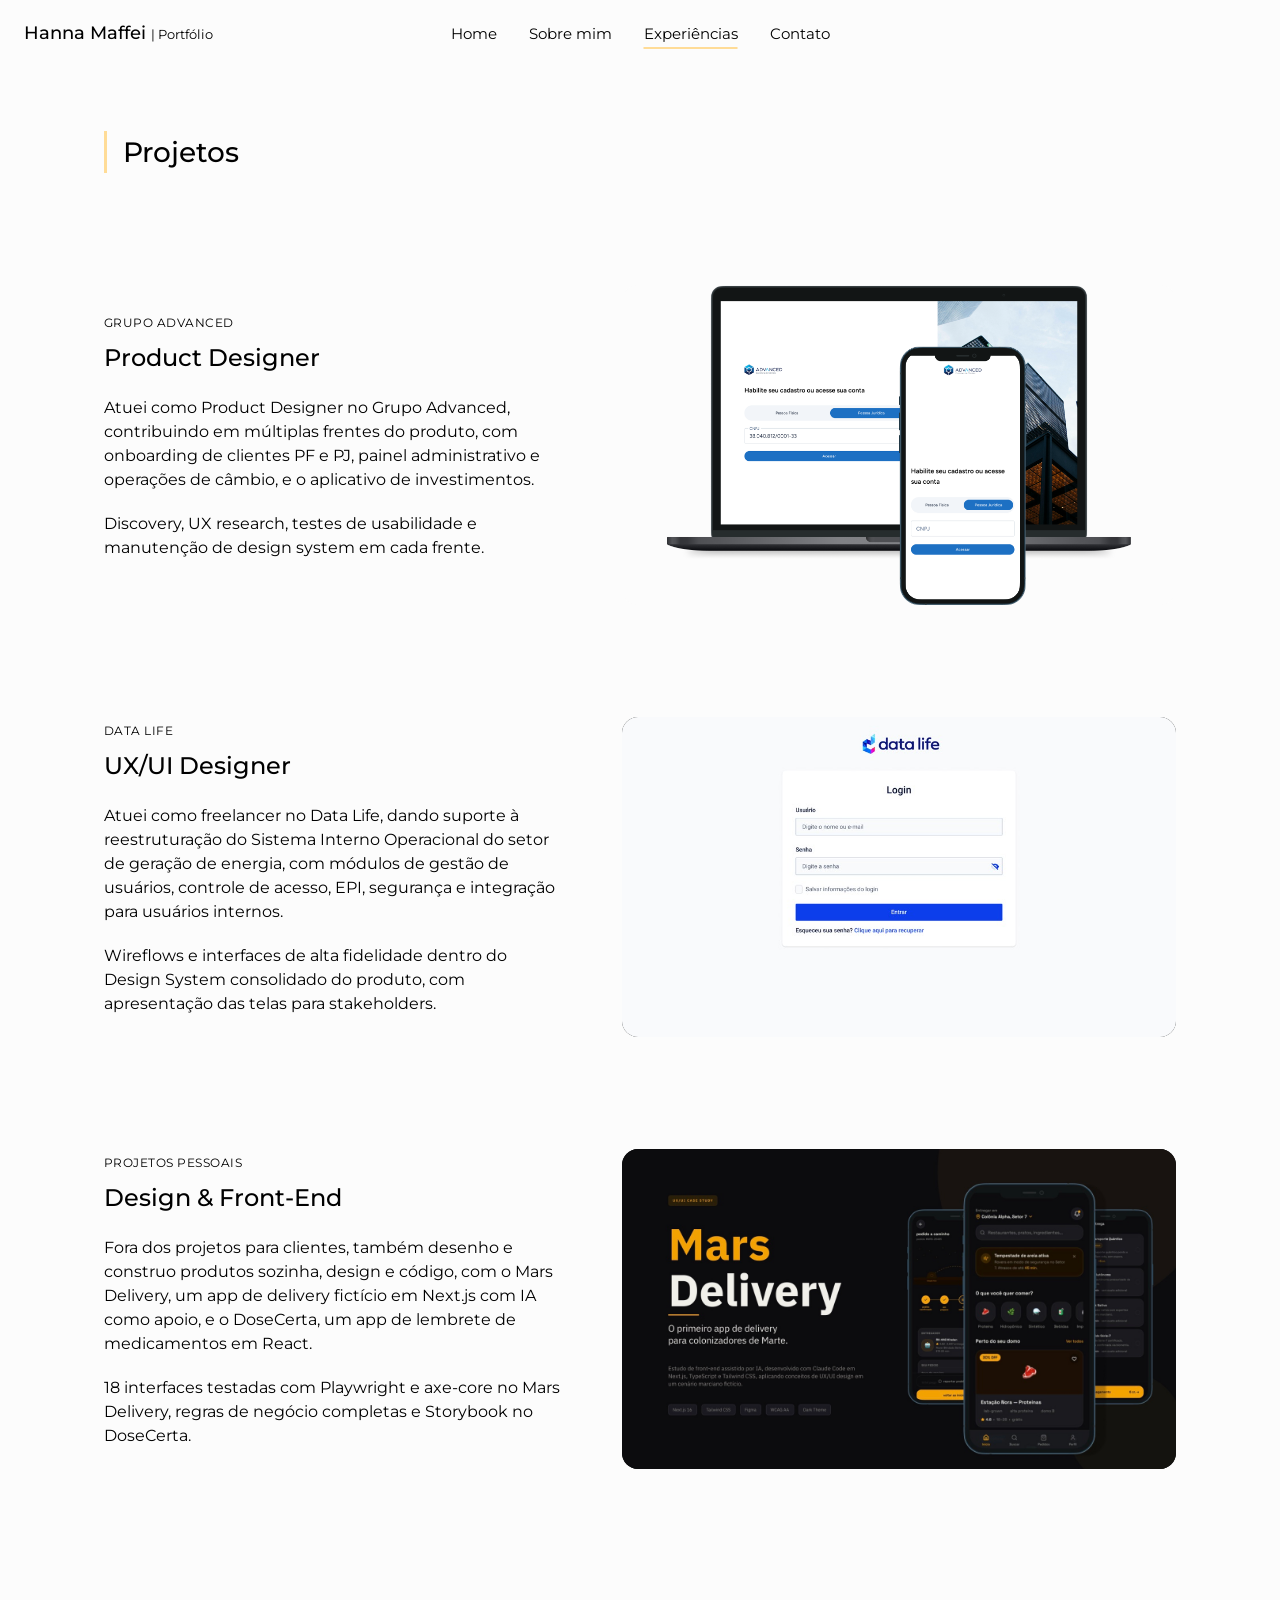
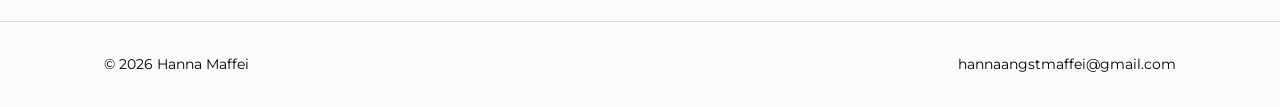
<file: experiencias.html>
<!doctype html>
<html lang="pt-BR">
<head>
  <meta charset="UTF-8" />
  <meta name="viewport" content="width=device-width, initial-scale=1.0" />
  <title>Experiências | Hanna Maffei</title>
  <meta name="description" content="Experiências de Product Design de Hanna Maffei: Grupo Advanced, Data Life e projetos pessoais." />
  <link rel="preconnect" href="https://fonts.googleapis.com" />
  <link rel="preconnect" href="https://fonts.gstatic.com" crossorigin />
  <link href="https://fonts.googleapis.com/css2?family=Montserrat:wght@400;500;600;700&display=swap" rel="stylesheet" />
  <link rel="stylesheet" href="css/style.css?v=17" />
</head>
<body>

  <header class="site-header">
    <div class="wrap">
      <a class="brand" href="index.html">Hanna Maffei <span class="brand-sep">| Portfólio</span></a>
      <button class="nav-toggle" aria-label="Abrir menu" aria-expanded="false">☰</button>
      <ul class="nav-links">
        <li><a href="index.html">Home</a></li>
        <li><a href="sobre.html">Sobre mim</a></li>
        <li><a href="experiencias.html" aria-current="page">Experiências</a></li>
        <li><a href="contato.html">Contato</a></li>
      </ul>
    </div>
  </header>

  <main>
    <div class="wrap" style="padding-top:64px;">
      <h2 class="section-title" style="margin-bottom:56px;">Projetos</h2>

      <article class="project-card">
        <div class="project-info">
          <span class="project-client">Grupo Advanced</span>
          <div class="project-title-row">
            <h3><a class="project-title-link" href="experiencia-grupoadvanced.html">Product Designer</a></h3>
          </div>
          <p>Atuei como Product Designer no Grupo Advanced, contribuindo em múltiplas frentes do produto, com onboarding de clientes PF e PJ, painel administrativo e operações de câmbio, e o aplicativo de investimentos.</p>
          <p>Discovery, UX research, testes de usabilidade e manutenção de design system em cada frente.</p>
        </div>
        <a class="project-media no-frame" href="experiencia-grupoadvanced.html">
          <img src="assets/img/onboarding-cover-dispositivos.png" alt="Mockup do onboarding digital redesenhado em desktop e mobile, tela Habilite seu cadastro ou acesse sua conta" />
        </a>
      </article>

      <article class="project-card reverse">
        <div class="project-info">
          <span class="project-client">Data Life</span>
          <div class="project-title-row">
            <h3><a class="project-title-link" href="experiencia-datalife.html">UX/UI Designer</a></h3>
          </div>
          <p>Atuei como freelancer no Data Life, dando suporte à reestruturação do Sistema Interno Operacional do setor de geração de energia, com módulos de gestão de usuários, controle de acesso, EPI, segurança e integração para usuários internos.</p>
          <p>Wireflows e interfaces de alta fidelidade dentro do Design System consolidado do produto, com apresentação das telas para stakeholders.</p>
        </div>
        <a class="project-media" href="experiencia-datalife.html">
          <img src="assets/img/projeto-datalife.jpg" alt="Tela do sistema interno operacional do Data Life" />
        </a>
      </article>

      <article class="project-card">
        <div class="project-info">
          <span class="project-client">Projetos Pessoais</span>
          <div class="project-title-row">
            <h3><a class="project-title-link" href="experiencia-pessoal.html">Design & Front-End</a></h3>
          </div>
          <p>Fora dos projetos para clientes, também desenho e construo produtos sozinha, design e código, com o Mars Delivery, um app de delivery fictício em Next.js com IA como apoio, e o DoseCerta, um app de lembrete de medicamentos em React.</p>
          <p>18 interfaces testadas com Playwright e axe-core no Mars Delivery, regras de negócio completas e Storybook no DoseCerta.</p>
        </div>
        <a class="project-media" href="experiencia-pessoal.html">
          <img src="assets/img/mars-capa.jpg" alt="Telas do app Mars Delivery mostrando o pedido a caminho e a home do app" />
        </a>
      </article>

    </div>
  </main>

  <footer class="site-footer">
    <div class="wrap">
      <span>© 2026 Hanna Maffei</span>
      <a href="mailto:hannaangstmaffei@gmail.com">hannaangstmaffei@gmail.com</a>
    </div>
  </footer>

  <script src="js/main.js?v=7"></script>
</body>
</html>
</file>
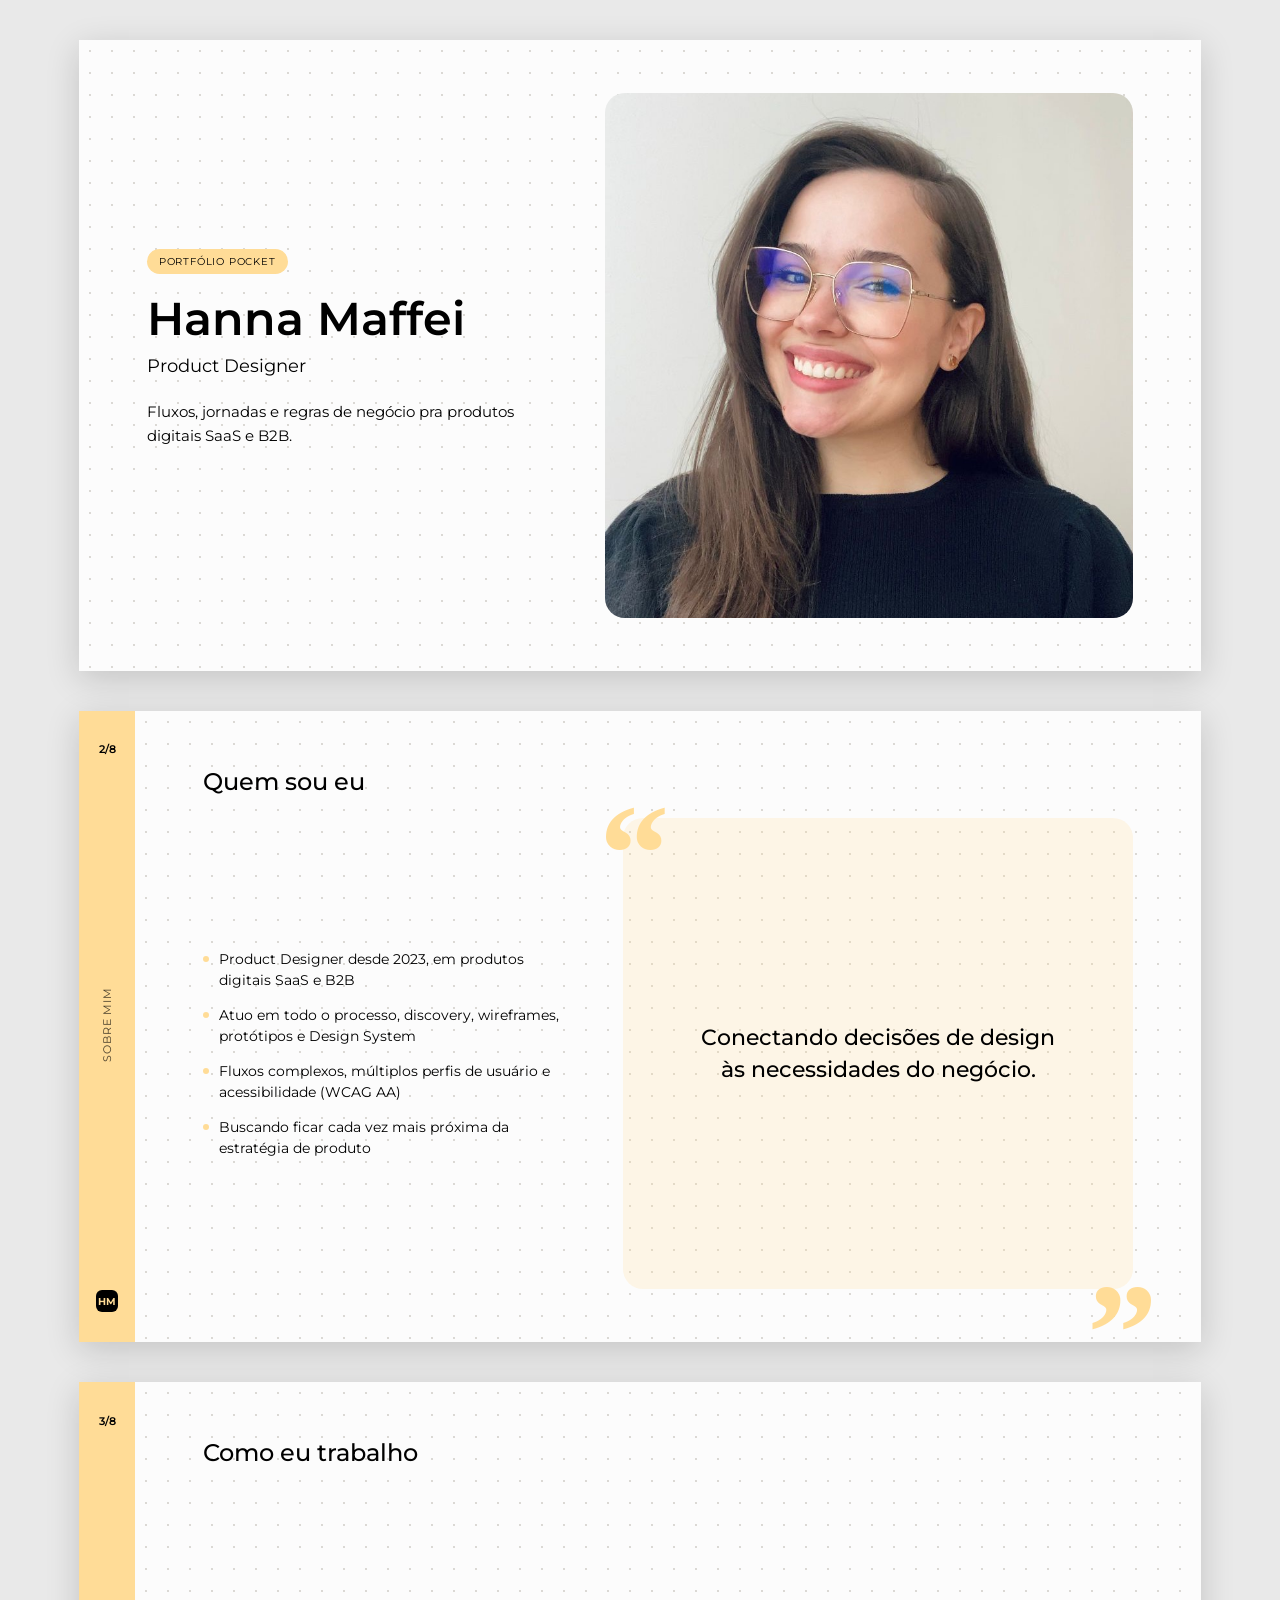
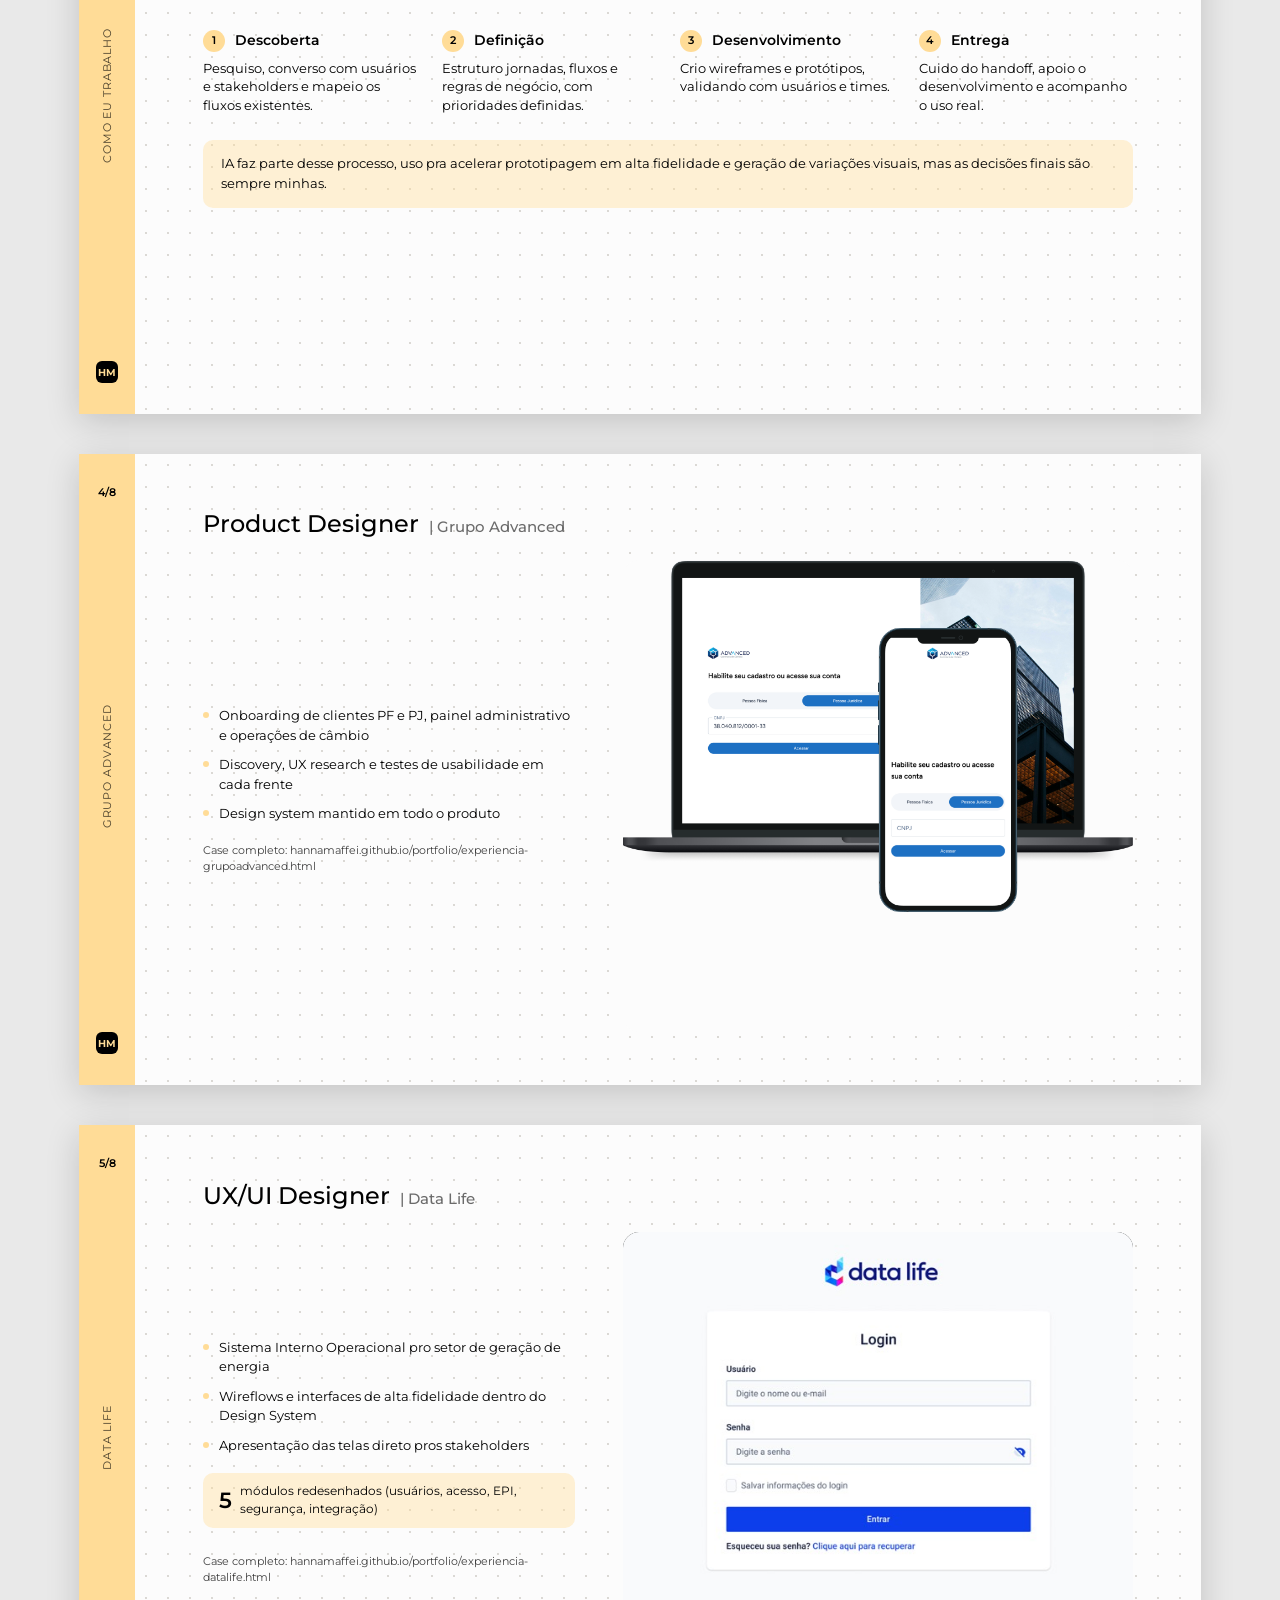
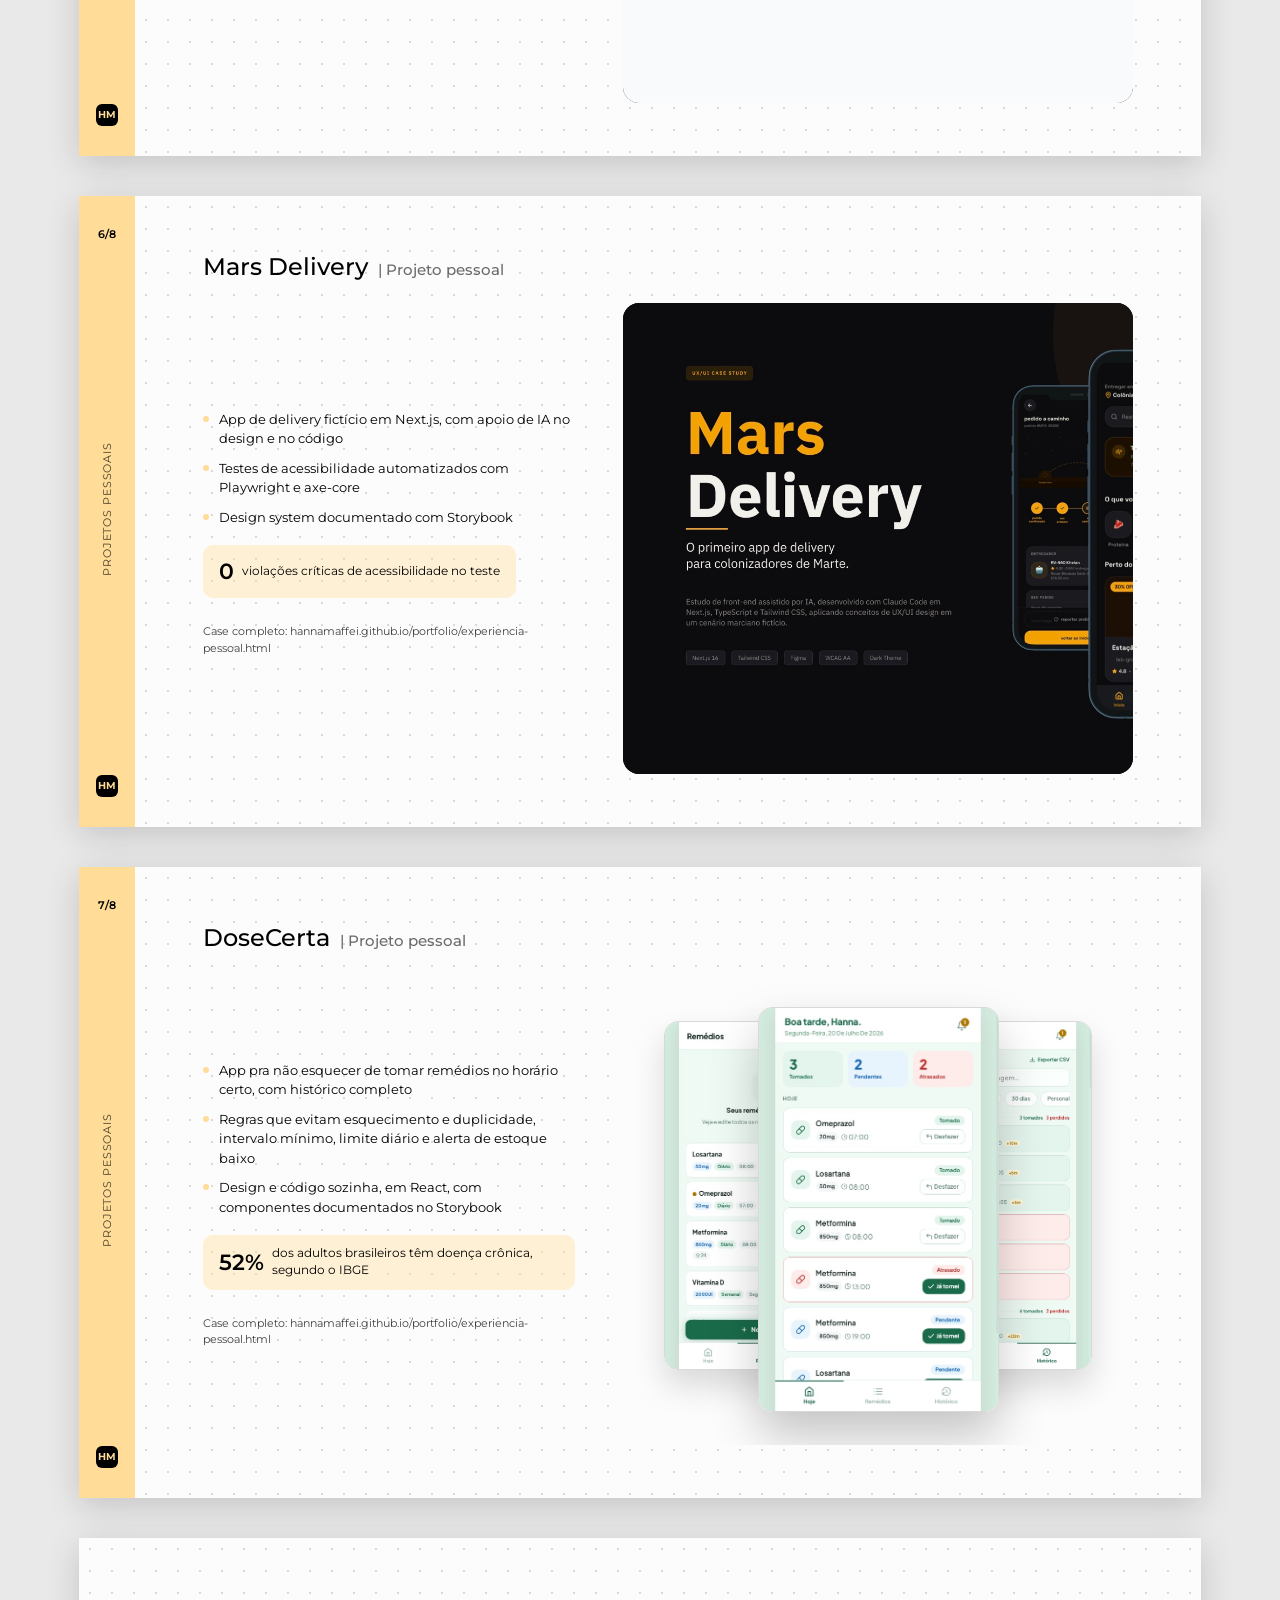
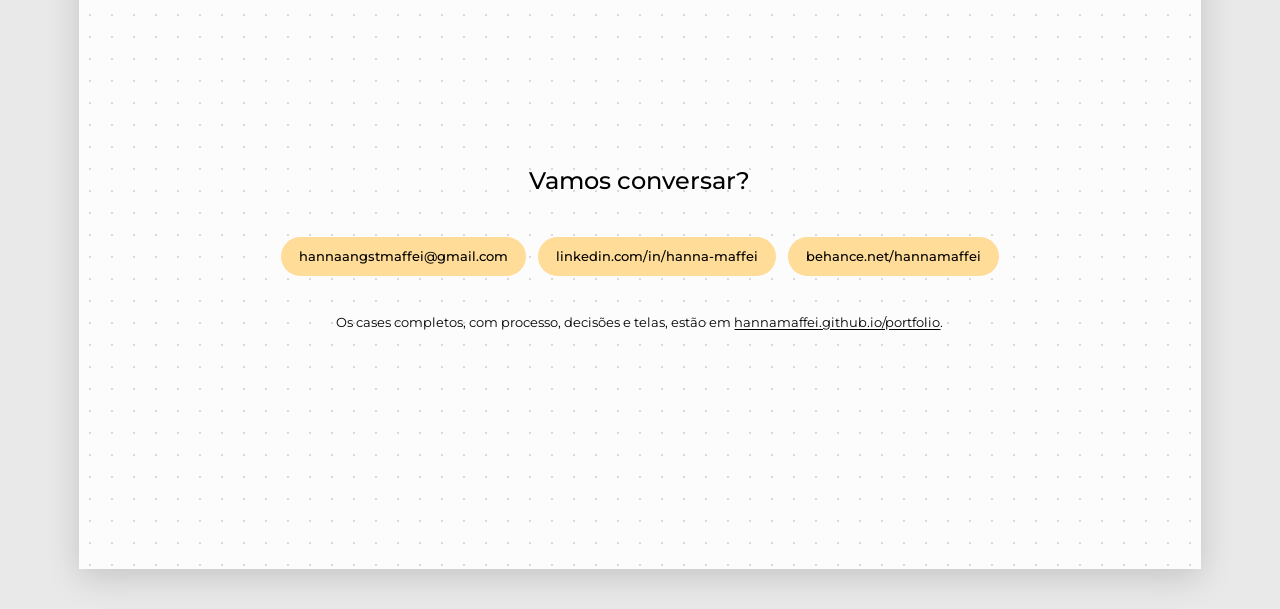
<file: portfolio-pocket.html>
<!doctype html>
<html lang="pt-BR">
<head>
  <meta charset="UTF-8" />
  <meta name="viewport" content="width=device-width, initial-scale=1.0" />
  <title>Portfólio Pocket | Hanna Maffei</title>
  <link rel="preconnect" href="https://fonts.googleapis.com" />
  <link rel="preconnect" href="https://fonts.gstatic.com" crossorigin />
  <link href="https://fonts.googleapis.com/css2?family=Montserrat:wght@400;500;600;700&display=swap" rel="stylesheet" />
  <link rel="stylesheet" href="css/style.css?v=17" />
  <link rel="stylesheet" href="css/pocket.css?v=3" />
</head>
<body class="pocket-body">

  <!-- Slide 1 — Capa -->
  <section class="pdf-page pdf-cover">
    <div class="pdf-content">
      <div class="pdf-split">
        <div class="pdf-split-text">
          <span class="pdf-cover-label">Portfólio Pocket</span>
          <p class="pdf-cover-name">Hanna Maffei</p>
          <p class="pdf-cover-role">Product Designer</p>
          <p class="pdf-cover-tagline">Fluxos, jornadas e regras de negócio pra produtos digitais SaaS e B2B.</p>
        </div>
        <div class="pdf-split-visual pdf-cover-photo-wrap">
          <img class="pdf-cover-photo" src="assets/img/foto-hanna.jpg" alt="" />
        </div>
      </div>
    </div>
  </section>

  <!-- Slide 2 — Sobre mim -->
  <section class="pdf-page">
    <div class="pdf-rail">
      <span class="pdf-rail-num">2/8</span>
      <span class="pdf-rail-label">Sobre mim</span>
      <span class="pdf-rail-mark">HM</span>
    </div>
    <div class="pdf-content">
      <h2 class="pdf-title">Quem sou eu</h2>

      <div class="pdf-split">
        <div class="pdf-split-text">
          <ul class="pdf-about-list">
            <li>Product Designer desde 2023, em produtos digitais SaaS e B2B</li>
            <li>Atuo em todo o processo, discovery, wireframes, protótipos e Design System</li>
            <li>Fluxos complexos, múltiplos perfis de usuário e acessibilidade (WCAG AA)</li>
            <li>Buscando ficar cada vez mais próxima da estratégia de produto</li>
          </ul>
        </div>
        <div class="pdf-split-visual">
          <div class="pdf-pull-quote">
            <span class="pdf-pull-quote-mark pdf-pull-quote-mark-open" aria-hidden="true">&ldquo;</span>
            <p>Conectando decisões de design às necessidades do negócio.</p>
            <span class="pdf-pull-quote-mark pdf-pull-quote-mark-close" aria-hidden="true">&rdquo;</span>
          </div>
        </div>
      </div>
    </div>
  </section>

  <!-- Slide 3 — Como eu trabalho -->
  <section class="pdf-page">
    <div class="pdf-rail">
      <span class="pdf-rail-num">3/8</span>
      <span class="pdf-rail-label">Como eu trabalho</span>
      <span class="pdf-rail-mark">HM</span>
    </div>
    <div class="pdf-content">
      <h2 class="pdf-title">Como eu trabalho</h2>

      <div class="pdf-process-wrap">
        <div class="pdf-process-row">
          <div class="pdf-process-item">
            <h4><span class="pdf-process-num">1</span> Descoberta</h4>
            <p>Pesquiso, converso com usuários e stakeholders e mapeio os fluxos existentes.</p>
          </div>
          <div class="pdf-process-item">
            <h4><span class="pdf-process-num">2</span> Definição</h4>
            <p>Estruturo jornadas, fluxos e regras de negócio, com prioridades definidas.</p>
          </div>
          <div class="pdf-process-item">
            <h4><span class="pdf-process-num">3</span> Desenvolvimento</h4>
            <p>Crio wireframes e protótipos, validando com usuários e times.</p>
          </div>
          <div class="pdf-process-item">
            <h4><span class="pdf-process-num">4</span> Entrega</h4>
            <p>Cuido do handoff, apoio o desenvolvimento e acompanho o uso real.</p>
          </div>
        </div>

        <p class="pdf-ai-note">IA faz parte desse processo, uso pra acelerar prototipagem em alta fidelidade e geração de variações visuais, mas as decisões finais são sempre minhas.</p>
      </div>
    </div>
  </section>

  <!-- Slide 4 — Grupo Advanced -->
  <section class="pdf-page">
    <div class="pdf-rail">
      <span class="pdf-rail-num">4/8</span>
      <span class="pdf-rail-label">Grupo Advanced</span>
      <span class="pdf-rail-mark">HM</span>
    </div>
    <div class="pdf-content">
      <div class="pdf-project-heading">
        <h2 class="pdf-project-role">Product Designer</h2>
        <span class="pdf-meta">| Grupo Advanced</span>
      </div>

      <div class="pdf-split">
        <div class="pdf-split-text">
          <ul class="pdf-project-list">
            <li>Onboarding de clientes PF e PJ, painel administrativo e operações de câmbio</li>
            <li>Discovery, UX research e testes de usabilidade em cada frente</li>
            <li>Design system mantido em todo o produto</li>
          </ul>
          <p class="pdf-case-link">Case completo: hannamaffei.github.io/portfolio/experiencia-grupoadvanced.html</p>
        </div>
        <div class="pdf-split-visual">
          <div class="pdf-project-media no-frame">
            <img src="assets/img/onboarding-cover-dispositivos.png" alt="Mockup do onboarding digital redesenhado em desktop e mobile" />
          </div>
        </div>
      </div>
    </div>
  </section>

  <!-- Slide 5 — Data Life -->
  <section class="pdf-page">
    <div class="pdf-rail">
      <span class="pdf-rail-num">5/8</span>
      <span class="pdf-rail-label">Data Life</span>
      <span class="pdf-rail-mark">HM</span>
    </div>
    <div class="pdf-content">
      <div class="pdf-project-heading">
        <h2 class="pdf-project-role">UX/UI Designer</h2>
        <span class="pdf-meta">| Data Life</span>
      </div>

      <div class="pdf-split">
        <div class="pdf-split-text">
          <ul class="pdf-project-list">
            <li>Sistema Interno Operacional pro setor de geração de energia</li>
            <li>Wireflows e interfaces de alta fidelidade dentro do Design System</li>
            <li>Apresentação das telas direto pros stakeholders</li>
          </ul>
          <div class="pdf-stat">
            <span class="number">5</span>
            <span class="label">módulos redesenhados (usuários, acesso, EPI, segurança, integração)</span>
          </div>
          <p class="pdf-case-link">Case completo: hannamaffei.github.io/portfolio/experiencia-datalife.html</p>
        </div>
        <div class="pdf-split-visual">
          <div class="pdf-project-media">
            <img src="assets/img/projeto-datalife.jpg" alt="Tela do sistema interno operacional do Data Life" />
          </div>
        </div>
      </div>
    </div>
  </section>

  <!-- Slide 6 — Mars Delivery -->
  <section class="pdf-page">
    <div class="pdf-rail">
      <span class="pdf-rail-num">6/8</span>
      <span class="pdf-rail-label">Projetos Pessoais</span>
      <span class="pdf-rail-mark">HM</span>
    </div>
    <div class="pdf-content">
      <div class="pdf-project-heading">
        <h2 class="pdf-project-role">Mars Delivery</h2>
        <span class="pdf-meta">| Projeto pessoal</span>
      </div>

      <div class="pdf-split">
        <div class="pdf-split-text">
          <ul class="pdf-project-list">
            <li>App de delivery fictício em Next.js, com apoio de IA no design e no código</li>
            <li>Testes de acessibilidade automatizados com Playwright e axe-core</li>
            <li>Design system documentado com Storybook</li>
          </ul>
          <div class="pdf-stat">
            <span class="number">0</span>
            <span class="label">violações críticas de acessibilidade no teste</span>
          </div>
          <p class="pdf-case-link">Case completo: hannamaffei.github.io/portfolio/experiencia-pessoal.html</p>
        </div>
        <div class="pdf-split-visual">
          <div class="pdf-project-media">
            <img src="assets/img/mars-capa.jpg" alt="Telas do app Mars Delivery" style="object-position: left center;" />
          </div>
        </div>
      </div>
    </div>
  </section>

  <!-- Slide 7 — DoseCerta -->
  <section class="pdf-page">
    <div class="pdf-rail">
      <span class="pdf-rail-num">7/8</span>
      <span class="pdf-rail-label">Projetos Pessoais</span>
      <span class="pdf-rail-mark">HM</span>
    </div>
    <div class="pdf-content">
      <div class="pdf-project-heading">
        <h2 class="pdf-project-role">DoseCerta</h2>
        <span class="pdf-meta">| Projeto pessoal</span>
      </div>

      <div class="pdf-split">
        <div class="pdf-split-text">
          <ul class="pdf-project-list">
            <li>App pra não esquecer de tomar remédios no horário certo, com histórico completo</li>
            <li>Regras que evitam esquecimento e duplicidade, intervalo mínimo, limite diário e alerta de estoque baixo</li>
            <li>Design e código sozinha, em React, com componentes documentados no Storybook</li>
          </ul>
          <div class="pdf-stat">
            <span class="number">52%</span>
            <span class="label">dos adultos brasileiros têm doença crônica, segundo o IBGE</span>
          </div>
          <p class="pdf-case-link">Case completo: hannamaffei.github.io/portfolio/experiencia-pessoal.html</p>
        </div>
        <div class="pdf-split-visual">
          <div class="pdf-project-media no-frame pdf-stack-media">
            <img class="pdf-stack-img pdf-stack-side pdf-stack-left" src="assets/img/dosecerta-remedios.jpg" alt="Tela de remédios cadastrados do DoseCerta" />
            <img class="pdf-stack-img pdf-stack-side pdf-stack-right" src="assets/img/dosecerta-historico.jpg" alt="Tela de histórico de doses do DoseCerta" />
            <img class="pdf-stack-img pdf-stack-front" src="assets/img/dosecerta-hoje.jpg" alt="Tela Hoje do DoseCerta, com o resumo de doses tomadas, pendentes e atrasadas" />
          </div>
        </div>
      </div>
    </div>
  </section>

  <!-- Slide 8 — Contato -->
  <section class="pdf-page pdf-center">
    <div class="pdf-content">
      <h2 class="pdf-title">Vamos conversar?</h2>

      <div class="pdf-contact-list">
        <a class="pdf-contact-item" href="mailto:hannaangstmaffei@gmail.com">hannaangstmaffei@gmail.com</a>
        <a class="pdf-contact-item" href="https://www.linkedin.com/in/hanna-maffei/" target="_blank" rel="noopener">linkedin.com/in/hanna-maffei</a>
        <a class="pdf-contact-item" href="https://www.behance.net/hannamaffei" target="_blank" rel="noopener">behance.net/hannamaffei</a>
      </div>
      <p class="pdf-contact-note">Os cases completos, com processo, decisões e telas, estão em <a class="pdf-inline-link" href="https://hannamaffei.github.io/portfolio/" target="_blank" rel="noopener">hannamaffei.github.io/portfolio</a>.</p>
    </div>
  </section>

</body>
</html>
</file>
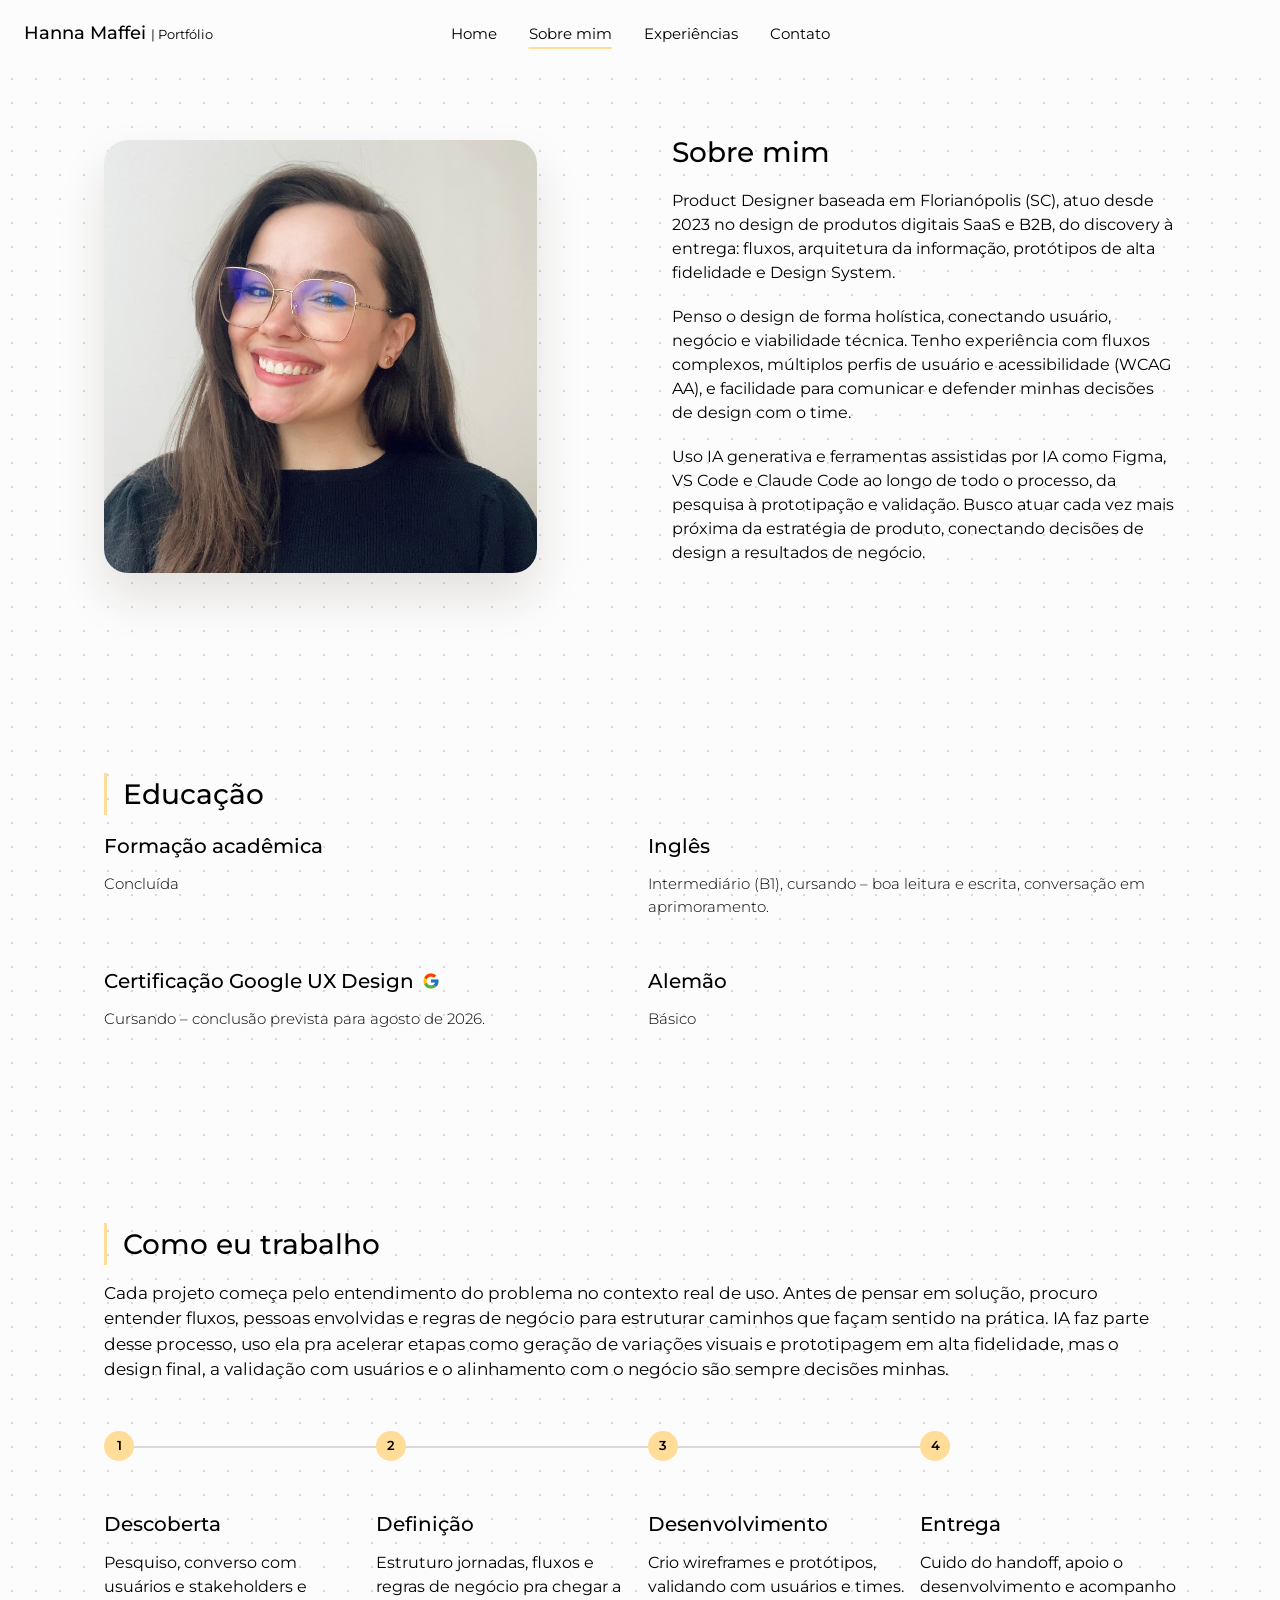
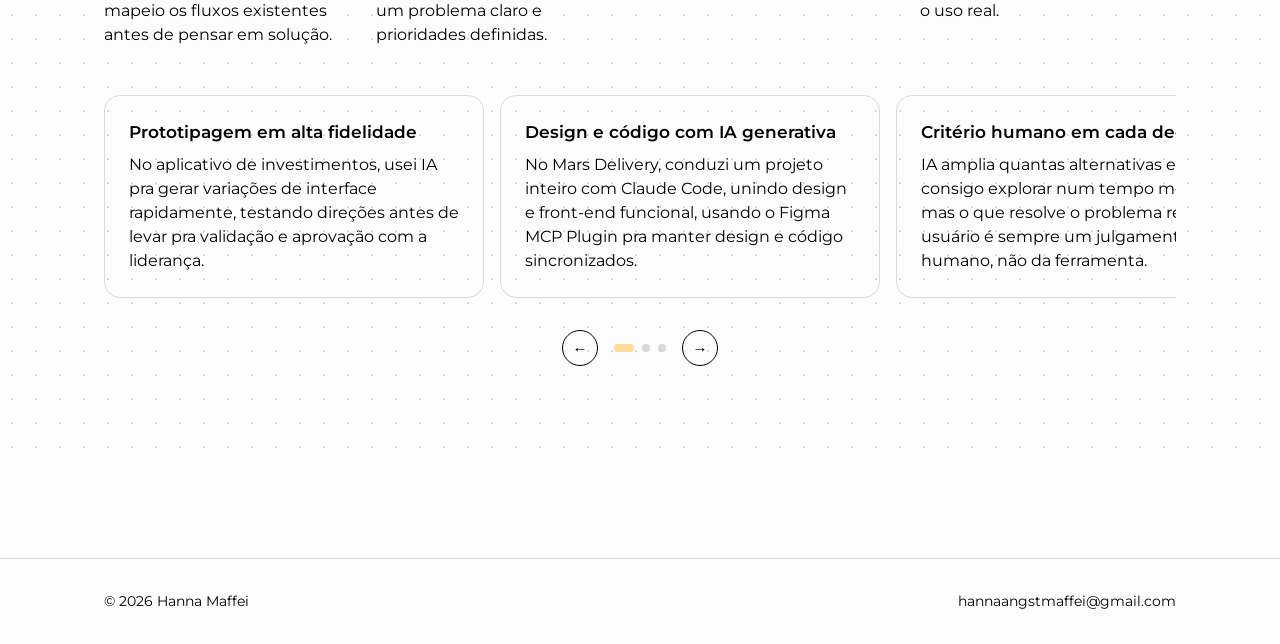
<file: sobre.html>
<!doctype html>
<html lang="pt-BR">
<head>
  <meta charset="UTF-8" />
  <meta name="viewport" content="width=device-width, initial-scale=1.0" />
  <title>Sobre mim | Hanna Maffei</title>
  <meta name="description" content="Conheça a trajetória e a forma de trabalhar de Hanna Maffei, Product Designer." />
  <link rel="preconnect" href="https://fonts.googleapis.com" />
  <link rel="preconnect" href="https://fonts.gstatic.com" crossorigin />
  <link href="https://fonts.googleapis.com/css2?family=Montserrat:wght@300;400;500;600;700&display=swap" rel="stylesheet" />
  <link rel="stylesheet" href="css/style.css?v=25" />
</head>
<body>

  <header class="site-header">
    <div class="wrap">
      <a class="brand" href="index.html">Hanna Maffei <span class="brand-sep">| Portfólio</span></a>
      <button class="nav-toggle" aria-label="Abrir menu" aria-expanded="false">☰</button>
      <ul class="nav-links">
        <li><a href="index.html">Home</a></li>
        <li><a href="sobre.html" aria-current="page">Sobre mim</a></li>
        <li><a href="experiencias.html">Experiências</a></li>
        <li><a href="contato.html">Contato</a></li>
      </ul>
    </div>
  </header>

  <main class="dotted-bg">
    <section style="padding-top:64px;">
      <div class="wrap">
        <div class="about-grid">
          <div class="about-photo-wrap">
            <img class="about-photo" src="assets/img/foto-hanna.jpg" alt="Foto de Hanna Maffei" />
          </div>

          <div class="about-text">
            <h2 class="section-title" style="border:none;padding:0;">Sobre mim</h2>
            <p>Product Designer baseada em Florianópolis (SC), atuo desde 2023 no design de produtos digitais SaaS e B2B, do discovery à entrega: fluxos, arquitetura da informação, protótipos de alta fidelidade e Design System.</p>
            <p>Penso o design de forma holística, conectando usuário, negócio e viabilidade técnica. Tenho experiência com fluxos complexos, múltiplos perfis de usuário e acessibilidade (WCAG AA), e facilidade para comunicar e defender minhas decisões de design com o time.</p>
            <p>Uso IA generativa e ferramentas assistidas por IA como Figma, VS Code e Claude Code ao longo de todo o processo, da pesquisa à prototipação e validação. Busco atuar cada vez mais próxima da estratégia de produto, conectando decisões de design a resultados de negócio.</p>
          </div>
        </div>
      </div>
    </section>

    <div class="wrap">

      <section>
        <h2 class="section-title">Educação</h2>
        <div class="education-grid">
          <div class="education-card">
            <h3>Formação acadêmica</h3>
            <p>Concluída</p>
          </div>
          <div class="education-card">
            <h3>Inglês</h3>
            <p>Intermediário (B1), cursando – boa leitura e escrita, conversação em aprimoramento.</p>
          </div>
          <div class="education-card">
            <h3>
              Certificação Google UX Design
              <svg class="logo-google" width="18" height="18" viewBox="0 0 48 48" aria-hidden="true">
                <path fill="#FFC107" d="M43.611,20.083H42V20H24v8h11.303c-1.649,4.657-6.08,8-11.303,8c-6.627,0-12-5.373-12-12c0-6.627,5.373-12,12-12c3.059,0,5.842,1.154,7.961,3.039l5.657-5.657C34.046,6.053,29.268,4,24,4C12.955,4,4,12.955,4,24c0,11.045,8.955,20,20,20c11.045,0,20-8.955,20-20C44,22.659,43.862,21.35,43.611,20.083z"/>
                <path fill="#FF3D00" d="M6.306,14.691l6.571,4.819C14.655,15.108,18.961,12,24,12c3.059,0,5.842,1.154,7.961,3.039l5.657-5.657C34.046,6.053,29.268,4,24,4C16.318,4,9.656,8.337,6.306,14.691z"/>
                <path fill="#4CAF50" d="M24,44c5.166,0,9.86-1.977,13.409-5.192l-6.19-5.238C29.211,35.091,26.715,36,24,36c-5.202,0-9.619-3.317-11.283-7.946l-6.522,5.025C9.505,39.556,16.227,44,24,44z"/>
                <path fill="#1976D2" d="M43.611,20.083H42V20H24v8h11.303c-0.792,2.237-2.231,4.166-4.087,5.571l6.19,5.238C38.971,39.205,44,34,44,24C44,22.659,43.862,21.35,43.611,20.083z"/>
              </svg>
            </h3>
            <p>Cursando – conclusão prevista para agosto de 2026.</p>
          </div>
          <div class="education-card">
            <h3>Alemão</h3>
            <p>Básico</p>
          </div>
        </div>
      </section>

      <section>
        <h2 class="section-title">Como eu trabalho</h2>
        <p class="section-lead">Cada projeto começa pelo entendimento do problema no contexto real de uso. Antes de pensar em solução, procuro entender fluxos, pessoas envolvidas e regras de negócio para estruturar caminhos que façam sentido na prática. IA faz parte desse processo, uso ela pra acelerar etapas como geração de variações visuais e prototipagem em alta fidelidade, mas o design final, a validação com usuários e o alinhamento com o negócio são sempre decisões minhas.</p>

        <div class="process-track" aria-hidden="true">
          <span class="process-num">1</span>
          <span class="process-num">2</span>
          <span class="process-num">3</span>
          <span class="process-num">4</span>
        </div>

        <div class="process-grid">
          <div class="process-item">
            <h3>Descoberta</h3>
            <p>Pesquiso, converso com usuários e stakeholders e mapeio os fluxos existentes antes de pensar em solução.</p>
          </div>
          <div class="process-item">
            <h3>Definição</h3>
            <p>Estruturo jornadas, fluxos e regras de negócio pra chegar a um problema claro e prioridades definidas.</p>
          </div>
          <div class="process-item">
            <h3>Desenvolvimento</h3>
            <p>Crio wireframes e protótipos, validando com usuários e times.</p>
          </div>
          <div class="process-item">
            <h3>Entrega</h3>
            <p>Cuido do handoff, apoio o desenvolvimento e acompanho o uso real.</p>
          </div>
        </div>

        <div class="finding-carousel">
          <div class="finding-track" role="list">
            <article class="finding-card" role="listitem">
              <h3>Prototipagem em alta fidelidade</h3>
              <p>No aplicativo de investimentos, usei IA pra gerar variações de interface rapidamente, testando direções antes de levar pra validação e aprovação com a liderança.</p>
            </article>
            <article class="finding-card" role="listitem">
              <h3>Design e código com IA generativa</h3>
              <p>No Mars Delivery, conduzi um projeto inteiro com Claude Code, unindo design e front-end funcional, usando o Figma MCP Plugin pra manter design e código sincronizados.</p>
            </article>
            <article class="finding-card" role="listitem">
              <h3>Critério humano em cada decisão</h3>
              <p>IA amplia quantas alternativas eu consigo explorar num tempo menor, mas o que resolve o problema real do usuário é sempre um julgamento humano, não da ferramenta.</p>
            </article>
          </div>
          <div class="finding-controls">
            <button type="button" class="finding-prev" aria-label="Item anterior">←</button>
            <div class="finding-dots" aria-label="Navegar entre itens">
              <button type="button" class="dot active" aria-pressed="true" aria-label="Ir para item 1"></button>
              <button type="button" class="dot" aria-pressed="false" aria-label="Ir para item 2"></button>
              <button type="button" class="dot" aria-pressed="false" aria-label="Ir para item 3"></button>
            </div>
            <button type="button" class="finding-next" aria-label="Próximo item">→</button>
          </div>
        </div>
      </section>

    </div>
  </main>

  <footer class="site-footer">
    <div class="wrap">
      <span>© 2026 Hanna Maffei</span>
      <a href="mailto:hannaangstmaffei@gmail.com">hannaangstmaffei@gmail.com</a>
    </div>
  </footer>

  <script src="js/main.js?v=7"></script>
</body>
</html>
</file>
<file: css/style.css>
/* ===== Design tokens (extraídos do Figma) ===== */
:root {
  --bg: #fcfcfc;
  --ink: #000000;
  --ink-soft: #000000;
  --accent: #ffdc97;
  --accent-soft: rgba(255, 220, 151, 0.4);
  --line: #d9d9d9;
  --max-width: 1120px;
  --gap: 24px;

  /* Escala de espaçamento — usar sempre uma dessas em vez de valor solto.
     Regra: quanto mais perto na escala, mais "juntos" os elementos parecem
     (Gestalt, Proximidade). Pular direto pra --space-xl sinaliza troca de assunto. */
  --space-xs: 8px;   /* ícone + texto, elementos quase colados */
  --space-sm: 16px;  /* itens dentro do mesmo grupo (bullets, linhas de lista) */
  --space-md: 24px;  /* elemento de controle (ex: tabs) e o conteúdo que ele controla */
  --space-lg: 48px;  /* transição visível entre blocos relacionados */
  --space-xl: 88px;  /* separação forte, mudança de seção/assunto */
  --space-2xl: 140px; /* divisão bem espaçada entre blocos grandes de conteúdo */
}

* { box-sizing: border-box; }

html { scroll-behavior: smooth; }

body {
  margin: 0;
  background: var(--bg);
  color: var(--ink);
  font-family: "Montserrat", sans-serif;
  font-weight: 400;
  line-height: 1.5;
  -webkit-font-smoothing: antialiased;
  overflow-x: hidden;
}

img { max-width: 100%; display: block; }

a { color: inherit; text-decoration: none; }

.wrap {
  max-width: var(--max-width);
  margin: 0 auto;
  padding: 0 24px;
}

/* ===== Header / nav ===== */
.site-header {
  position: sticky;
  top: 0;
  z-index: 20;
  background: rgba(252, 252, 252, 0.9);
  backdrop-filter: blur(6px);
}

.site-header .wrap {
  max-width: 1280px;
  position: relative;
  display: flex;
  align-items: center;
  justify-content: space-between;
  padding-top: 20px;
  padding-bottom: 20px;
}

.brand {
  font-weight: 500;
  font-size: 18px;
}

.brand-sep {
  font-size: 13px;
  font-weight: 400;
  color: var(--ink-soft);
}

.nav-links {
  position: absolute;
  left: 50%;
  top: 50%;
  transform: translate(-50%, -50%);
  display: flex;
  gap: 32px;
  list-style: none;
  margin: 0;
  padding: 0;
}

.nav-links a {
  font-size: 15px;
  padding-bottom: 4px;
  border-bottom: 2px solid transparent;
  transition: border-color 0.2s ease;
}

.nav-links a:hover,
.nav-links a[aria-current="page"] {
  border-color: var(--accent);
}

.nav-toggle {
  display: none;
  background: none;
  border: none;
  font-size: 24px;
  color: var(--ink);
  cursor: pointer;
}

/* ===== Footer ===== */
.site-footer {
  border-top: 1px solid var(--line);
  padding: 32px 0;
  margin-top: 96px;
}

.site-footer .wrap {
  display: flex;
  justify-content: space-between;
  align-items: center;
  flex-wrap: wrap;
  gap: 12px;
  font-size: 14px;
  color: var(--ink-soft);
}

.site-footer a:hover { color: var(--ink); }

/* Fundo pontilhado estilo grid do FigJam, reaproveitado onde fizer sentido dar profundidade */
.dotted-bg {
  background-color: var(--bg);
  background-image: radial-gradient(rgba(49, 35, 8, 0.16) 1px, transparent 1px);
  background-size: 24px 24px;
}

/* ===== Hero (Home) ===== */
.hero {
  position: relative;
  min-height: calc(100vh - 73px);
  overflow: hidden;
  display: flex;
  flex-direction: column;
  justify-content: center;
  align-items: center;
  text-align: center;
  gap: 8px;
  padding: 40px 24px 80px;
}

.hero-content { position: relative; z-index: 1; }

.hero h1 {
  font-size: clamp(40px, 7vw, 64px);
  font-weight: 700;
  margin: 0 0 8px;
}

.hero .role {
  font-size: clamp(18px, 3vw, 24px);
  font-weight: 500;
  margin: 0;
}

.role-sep {
  color: var(--accent);
  margin: 0 4px;
}

.hero .signature {
  position: absolute;
  left: 50%;
  bottom: 56px;
  transform: translateX(-50%);
  font-size: clamp(22px, 4vw, 32px);
  font-weight: 500;
  z-index: 1;
  margin: 0;
}

.hero-nav {
  position: relative;
  z-index: 1;
  display: flex;
  gap: 16px;
  margin-top: 48px;
  flex-wrap: wrap;
  justify-content: center;
}

.btn {
  display: inline-block;
  padding: 12px 28px;
  border-radius: 999px;
  font-size: 15px;
  font-weight: 500;
  border: 1.5px solid var(--ink);
  transition: background 0.2s ease, color 0.2s ease;
}

.btn:hover { background: var(--ink); color: var(--bg); }

/* ===== Section heading pattern (barra amarela) ===== */
.section-title {
  border-left: 3px solid var(--accent);
  padding-left: 16px;
  font-size: 28px;
  font-weight: 500;
  margin: 0 0 16px;
}

.section-lead {
  font-size: 17px;
  color: var(--ink-soft);
  max-width: none;
  margin: 0 0 var(--space-lg);
}

section { padding: 96px 0; position: relative; }

/* ===== Sobre mim ===== */
.about-grid {
  display: grid;
  grid-template-columns: 1fr 1fr;
  gap: 64px;
  align-items: center;
  position: relative;
}

.about-grid > * { min-width: 0; }

.about-photo-wrap {
  position: relative;
}

.about-photo {
  position: relative;
  z-index: 1;
  width: 100%;
  max-width: 433px;
  border-radius: 24px;
  box-shadow: 0 24px 48px rgba(49, 35, 8, 0.12);
}

.about-text h2 { margin-top: 0; }

.about-text p + p { margin-top: 20px; }

.about-objective {
  margin-top: 20px;
  padding: 24px 28px;
  border-left: 3px solid var(--accent);
  background: rgba(255, 220, 151, 0.15);
  border-radius: 0 16px 16px 0;
}

.about-objective h3 {
  font-size: 20px;
  font-weight: 500;
  margin: 0 0 8px;
}

.about-objective p {
  font-size: 16px;
  color: var(--ink-soft);
  margin: 0;
}

/* Educação */
.education-grid {
  display: grid;
  grid-template-columns: repeat(2, 1fr);
  gap: var(--space-lg) var(--space-sm);
}

.education-card {
  display: flex;
  flex-direction: column;
}

.education-card h3 {
  display: flex;
  align-items: center;
  gap: 8px;
  font-size: 20px;
  font-weight: 500;
  margin: 0 0 12px;
}

.education-card p {
  font-size: 15px;
  font-weight: 300;
  color: var(--ink-soft);
  margin: 0;
}

.education-card .logo-google {
  flex-shrink: 0;
}

.process-track {
  position: relative;
  display: grid;
  grid-template-columns: repeat(4, 1fr);
  gap: var(--space-sm);
  margin-bottom: var(--space-lg);
}

.process-track::before {
  content: '';
  position: absolute;
  top: 15px;
  left: 15px;
  right: calc(25% - (var(--space-sm) * 3 / 4) - 15px);
  height: 2px;
  background: var(--line);
}

.process-num {
  position: relative;
  z-index: 1;
  width: 30px;
  height: 30px;
  border-radius: 50%;
  background: var(--accent);
  color: var(--ink);
  font-weight: 600;
  font-size: 13px;
  display: flex;
  align-items: center;
  justify-content: center;
}

.process-grid {
  display: grid;
  grid-template-columns: repeat(4, 1fr);
  gap: var(--space-lg) var(--space-sm);
  margin-bottom: var(--space-lg);
}

.process-grid + .finding-carousel {
  margin-top: var(--space-lg);
}

.process-item h3 {
  font-size: 20px;
  font-weight: 500;
  margin: 0 0 12px;
}

.process-item p {
  color: var(--ink-soft);
  margin: 0;
}

/* ===== Experiências / projetos ===== */
.project-card {
  display: grid;
  grid-template-columns: 1fr 1.2fr;
  gap: 56px;
  align-items: center;
  padding: 56px 0;
}

.project-card > * { min-width: 0; }

.project-card.reverse .project-media { order: 2; }
.project-card.reverse .project-info { order: 1; }

.project-client {
  font-size: 12px;
  text-transform: uppercase;
  letter-spacing: 0.04em;
  color: var(--ink-soft);
  display: block;
  margin-bottom: 8px;
}

.project-title-row {
  display: flex;
  align-items: center;
  gap: 12px;
  flex-wrap: wrap;
  margin-bottom: 20px;
}

.project-title-row h3 {
  font-size: 24px;
  font-weight: 500;
  margin: 0;
}

.project-title-link {
  display: inline-flex;
  align-items: center;
  gap: 8px;
  transition: opacity 0.2s ease;
}

.project-title-link:hover { opacity: 0.6; }

.tag-ia {
  background: var(--accent-soft);
  border-radius: 100px;
  padding: 6px 12px;
  font-size: 10px;
  font-weight: 600;
}

.project-info p { color: var(--ink-soft); }
.project-info p + p { margin-top: 20px; }

.project-media {
  display: block;
  border-radius: 16px;
  overflow: hidden;
  background: #121515;
  transition: box-shadow 0.2s ease, transform 0.2s ease;
}

a.project-media:hover {
  box-shadow: 0 0 0 1px rgba(255, 255, 255, 0.16), 0 28px 56px rgba(0, 0, 0, 0.24);
  transform: translateY(-2px);
}

.project-media.no-frame {
  background: var(--bg);
}

.project-media.no-frame img {
  height: 320px;
  object-fit: contain;
}

.project-media img {
  width: 100%;
  height: 320px;
  object-fit: cover;
  object-position: top;
}

/* ===== Breadcrumb ===== */
.breadcrumb {
  display: flex;
  flex-wrap: wrap;
  gap: 14px;
  align-items: center;
  font-size: 12px;
  color: var(--ink-soft);
  margin-bottom: 40px;
}

.breadcrumb a:hover { text-decoration: underline; }

.breadcrumb .current { color: var(--ink); font-weight: 500; }

.breadcrumb-back {
  padding-right: 14px;
  border-right: 1px solid var(--line);
  font-weight: 500;
}

.breadcrumb-back:hover { text-decoration: underline; }

.breadcrumb-trail {
  display: flex;
  flex-wrap: wrap;
  gap: 14px;
  align-items: center;
}

/* ===== Página de detalhe do projeto =====
   Grid de 2 colunas (1fr 1.2fr), o mesmo padrão usado nos cards
   de Experiências — texto sempre à esquerda, imagem à direita. */
.project-hero {
  padding-top: 24px;
}

.project-hero-grid {
  display: grid;
  grid-template-columns: 1fr 1.2fr;
  gap: 56px;
  align-items: start;
  margin-top: var(--space-md);
  margin-bottom: var(--space-xl);
}

.project-hero-grid > * { min-width: 0; }

.project-hero .project-client { font-size: 13px; }

.project-hero h1 {
  border-left: 3px solid var(--accent);
  padding-left: 16px;
  font-size: 28px;
  font-weight: 500;
  margin: 0 0 16px;
}

.project-hero-media {
  border-radius: 16px;
  overflow: hidden;
  background: #121515;
  box-shadow: 0 24px 48px rgba(0, 0, 0, 0.18);
}

.project-hero-media.no-frame {
  background: none;
  box-shadow: none;
  border-radius: 0;
  overflow: visible;
  display: flex;
  align-items: center;
  justify-content: center;
}

.project-hero-media.portrait {
  background: none;
  box-shadow: none;
  border-radius: 0;
  overflow: visible;
  display: flex;
  justify-content: center;
  padding: var(--space-lg) 0;
}

.project-hero-media.portrait img {
  width: auto;
  max-width: 320px;
  border-radius: 12px;
}

.project-hero-media.bleed-right {
  width: 135%;
  max-width: none;
}

.project-hero-media img { width: 100%; display: block; }

.project-hero-media .hero-cover { display: none; }
.project-hero-media .hero-cover.active { display: block; }

/* Projetos Pessoais: a capa troca de conteúdo conforme a aba (Mars Delivery
   ou DoseCerta), mas as duas precisam ocupar sempre a mesma altura, senão as
   abas pulam de lugar ao trocar. Trava a proporção do container pela imagem
   do Mars Delivery e redimensiona o conteúdo da capa pra caber dentro dela,
   sem cortar nada (só encolhe, não recorta). */
.project-hero-media:has(.hero-cover) {
  aspect-ratio: 8 / 5;
}

.project-hero-media:has(.hero-cover) img.hero-cover.active {
  height: 100%;
  object-fit: contain;
}

.hero-cover.stack {
  position: relative;
  width: 100%;
  height: 100%;
  align-items: center;
  justify-content: center;
}

.hero-cover.stack.active { display: flex; }

.stack .stack-img {
  border-radius: 14px;
  border: 1px solid var(--line);
  box-shadow: 0 16px 32px rgba(0, 0, 0, 0.14);
}

.stack .stack-side {
  position: absolute;
  width: auto;
  height: 74%;
  top: 10%;
  z-index: 1;
}

.stack .stack-left { left: 6%; }
.stack .stack-right { right: 6%; }

.stack .stack-front {
  position: relative;
  width: auto;
  height: 86%;
  z-index: 2;
  box-shadow: 0 24px 48px rgba(0, 0, 0, 0.22);
}

@media (max-width: 860px) {
  .project-hero-grid { grid-template-columns: 1fr; }
  .project-hero-media.bleed-right { width: 100%; }
}

.project-body {
  max-width: none;
  margin-top: var(--space-lg);
}

.project-hero-grid + .project-body { margin-top: 0; }
.project-subhead + .project-body { margin-top: var(--space-sm); }

.project-body p { color: var(--ink-soft); }
.project-body p + p { margin-top: 20px; }

.project-subhead + .stat-callout-grid { margin-top: var(--space-sm); }

.stat-callout-grid {
  display: grid;
  grid-template-columns: repeat(3, 1fr);
  gap: 40px;
}

.stat-callout {
  display: flex;
  flex-direction: column;
  gap: var(--space-md);
}

.stat-callout-pill {
  display: inline-flex;
  align-self: flex-start;
  align-items: center;
  justify-content: center;
  padding: 16px 28px;
  border-radius: 16px;
  background: var(--accent-soft);
}

.stat-callout-number {
  font-size: 56px;
  font-weight: 700;
  line-height: 1;
  letter-spacing: -0.02em;
  color: var(--ink);
}

.stat-callout p {
  font-size: 16px;
  line-height: 1.55;
  margin: 0;
  color: var(--ink);
}

.stat-callout-divider {
  margin-top: var(--space-xl);
  height: 1px;
  background: var(--line);
}

.source-note {
  font-size: 13px;
  color: #9a9a9a;
}
.source-note a {
  color: #9a9a9a;
  text-decoration: underline;
}
.source-note a:hover { color: #b8863f; }

@media (max-width: 700px) {
  .stat-callout-grid { grid-template-columns: 1fr; }
}

.project-subhead {
  font-size: 19px;
  font-weight: 600;
  color: var(--ink);
  margin: var(--space-lg) 0 var(--space-sm);
}

.project-hero-grid + .project-subhead { margin-top: 0; }
.screens-grid + .project-subhead,
.finding-carousel + .project-subhead,
.project-list + .project-subhead { margin-top: var(--space-xl); }

/* Mars Delivery não tem .problem-solution-grid: "Premissas de design" é o
   bloco de evidência que vem direto depois do parágrafo de contexto (com a
   tag-row de stack no meio), então usa a mesma regra de 88px (--space-xl)
   documentada acima pra esse caso. */
#mars-delivery > .role-section + .project-body + .tag-row + .project-subhead { margin-top: var(--space-xl); }

.role-section + .project-body { margin-top: var(--space-sm); }

/* ===== Receita de espaçamento de um case (papel dentro de experiencia-*.html) =====
   Confirmada por medição real (getBoundingClientRect) em todas as abas do
   Grupo Advanced — usar esses mesmos números ao montar uma aba/case nova:
   - Título do papel (h2.role-section) → primeiro parágrafo de contexto: 16px (--space-sm)
     Todo .role-section PRECISA de uma frase curta de abertura logo depois do título
     (mesmo sem número/duração real) — sem ela o próximo bloco cola direto no título
     com 88px, quebrando o ritmo em relação às outras abas.
   - Parágrafo de contexto → cards de Problema/Solução (.problem-solution-grid): 88px (--space-xl)
   - Cards de Problema/Solução → próxima seção principal: 140px (--space-2xl, .section-break)
   - Subtítulo de seção (.project-subhead) → texto ou primeira imagem: 16px (--space-sm)
   - Lista de tarefas (.project-list) → números (.stat-grid): 48px (--space-lg)
   - Números (.stat-grid) → próximo bloco (galeria extra ou "Insight → decisão"): 48px (--space-lg)
   - Entre seções PRINCIPAIS de um case (Decisões de UI e UX, Discovery/Componentes,
     Design System, Telas, Antes e depois, Teste de usabilidade, O que eu levo):
     140px (--space-2xl), via classe .section-break — não depende do elemento anterior.
   Sub-tópicos dentro de uma seção (ex: Cores e Grid System dentro de Design System)
   usam o espaçamento normal de .project-subhead (48px), propositalmente mais próximo
   que --space-2xl, pra não parecerem seções principais novas.
   - Legenda de seção (.project-body) → imagens que ilustram essa legenda
     (.screens-grid ou .gallery-label logo abaixo): 16px (--space-sm), igual
     Cores/Grid System — as imagens precisam ficar coladas na legenda que
     descreve, não na próxima seção. */
.project-subhead.section-break { margin-top: var(--space-2xl); }

.project-body + .screens-grid,
.project-body + .gallery-label {
  margin-top: var(--space-sm);
}

.design-system-panel {
  margin: var(--space-2xl) 0;
}

.design-system-panel .project-subhead { margin-top: var(--space-lg); }

.design-system-panel > .project-subhead:first-child { margin-top: 0; }

.gallery-label {
  font-size: 12px;
  font-weight: 600;
  text-transform: uppercase;
  letter-spacing: 0.04em;
  color: var(--ink-soft);
  margin: var(--space-md) 0 var(--space-xs);
}

.gallery-label:first-child { margin-top: 0; }

.gallery-label + .project-body { margin-top: var(--space-xs); }

/* Quando um gallery-label separa dois grupos de evidência igualmente importantes
   (não um sub-item tipo Desktop/Mobile do mesmo grupo), usar o mesmo respiro de
   88px da receita de espaçamento em vez do padrão de 24px. */
.gallery-label.gallery-break { margin-top: var(--space-xl); }

.grid-compare {
  display: flex;
  align-items: flex-end;
  flex-wrap: wrap;
  gap: var(--space-md);
  margin-top: var(--space-sm);
}

.grid-compare figure { margin: 0; }
.grid-compare img { height: 353px; width: auto; max-width: 100%; display: block; }
.grid-compare figcaption {
  margin-top: 12px;
  font-size: 13px;
  color: var(--ink-soft);
  text-align: center;
}

@media (max-width: 860px) {
  .grid-compare img { height: 240px; }
}

@media (max-width: 600px) {
  .grid-compare img { height: 150px; }
}

/* ===== Páginas de papel (múltiplos sub-projetos numa página, com troca de conteúdo via tabs) ===== */
.subproject-nav {
  display: flex;
  flex-wrap: wrap;
  gap: var(--space-xs) 32px;
  align-items: center;
  margin: 0 0 var(--space-lg);
  border-bottom: 1px solid var(--line);
}

.subproject-nav button {
  font-family: inherit;
  background: none;
  border: none;
  border-bottom: 3px solid transparent;
  cursor: pointer;
  font-size: 15px;
  font-weight: 500;
  color: var(--ink-soft);
  padding: 0 0 14px;
  margin-bottom: -1px;
}

.subproject-nav button:hover { color: var(--ink); }

.subproject-nav button.active {
  color: var(--ink);
  font-weight: 700;
  border-bottom-color: var(--accent);
}

.project-hero-grid + .subproject-nav,
.project-body + .subproject-nav {
  margin-top: var(--space-xl);
}

.tab-panel { display: none; }
.tab-panel.active { display: block; }

.role-section {
  font-size: 22px;
  font-weight: 600;
  color: var(--ink);
  margin: var(--space-xl) 0 var(--space-xs);
  border-left: 3px solid var(--accent);
  padding-left: 16px;
}

.tab-panel > .role-section:first-child { margin-top: 0; }

.subproject-nav + .tab-panel { margin-top: 0; }

/* ===== Carrossel de achados (testes de usabilidade) ===== */
.finding-carousel { margin-top: var(--space-sm); }

.finding-track {
  display: flex;
  gap: var(--space-sm);
  overflow-x: auto;
  scroll-snap-type: x mandatory;
  -webkit-overflow-scrolling: touch;
  padding-bottom: var(--space-xs);
  scrollbar-width: none;
}

.finding-track::-webkit-scrollbar { display: none; }

.finding-card {
  flex: 0 0 min(380px, 88%);
  scroll-snap-align: start;
  border: 1px solid var(--line);
  border-radius: 16px;
  padding: 24px;
}

.finding-index {
  display: flex;
  align-items: center;
  gap: var(--space-xs);
  font-size: 13px;
  font-weight: 700;
  letter-spacing: 0.02em;
  text-transform: uppercase;
  color: var(--ink-soft);
  margin-bottom: var(--space-sm);
}

.finding-index::before {
  content: "";
  width: 8px;
  height: 8px;
  border-radius: 50%;
  background: var(--accent);
  flex: none;
}

.finding-card h3 {
  font-size: 17px;
  font-weight: 600;
  margin: 0 0 var(--space-xs);
}

.finding-card p { color: var(--ink-soft); margin: 0; }
.finding-card p + p { margin-top: var(--space-xs); }
.finding-decision strong { color: var(--ink); }

.finding-controls {
  display: flex;
  align-items: center;
  justify-content: center;
  gap: var(--space-sm);
  margin-top: var(--space-md);
}

.finding-prev,
.finding-next {
  width: 36px;
  height: 36px;
  border-radius: 50%;
  border: 1.5px solid var(--ink);
  background: none;
  cursor: pointer;
  font-size: 15px;
  line-height: 1;
  display: flex;
  align-items: center;
  justify-content: center;
  transition: background 0.2s ease, color 0.2s ease;
}

.finding-prev:hover,
.finding-next:hover { background: var(--ink); color: var(--bg); }

.finding-dots { display: flex; align-items: center; gap: 8px; }

.finding-dots .dot {
  width: 8px;
  height: 8px;
  padding: 0;
  border: none;
  border-radius: 4px;
  background: var(--line);
  cursor: pointer;
  transition: width 0.2s ease, background 0.2s ease;
}

.finding-dots .dot.active {
  width: 20px;
  background: var(--accent);
}

/* ===== Variante: card de desafio (categoria → termo → problema → solução) ===== */
.finding-card.challenge-card {
  display: flex;
  flex-direction: column;
  gap: var(--space-sm);
  padding: 28px 30px 30px;
  border-radius: 20px;
  box-shadow: 0 1px 2px rgba(0, 0, 0, 0.03), 0 8px 24px rgba(0, 0, 0, 0.03);
}

.finding-card.challenge-card .finding-index { margin-bottom: 0; }
.finding-card.challenge-card > h3 { margin: 0; }

.challenge-term-row {
  display: flex;
  align-items: baseline;
  gap: 10px;
  flex-wrap: wrap;
}

.challenge-term-row h3 { margin: 0; }

.challenge-tag {
  font-family: 'SF Mono', Menlo, monospace;
  font-size: 12px;
  font-weight: 600;
  color: var(--ink-soft);
  background: #f4f4f4;
  padding: 3px 9px;
  border-radius: 6px;
}

.challenge-divider {
  height: 1px;
  background: var(--line);
}

.challenge-solution {
  display: flex;
  flex-direction: column;
  gap: 6px;
  background: var(--accent-soft);
  border-radius: 14px;
  padding: 16px 18px;
}

.challenge-solution-label {
  font-size: 10.5px;
  font-weight: 700;
  letter-spacing: 0.08em;
  text-transform: uppercase;
  color: var(--ink-soft);
}

.challenge-solution p {
  font-size: 15px;
  line-height: 1.6;
  color: var(--ink);
  margin: 0;
}

.role-section-client {
  display: block;
  font-size: 13px;
  font-weight: 500;
  letter-spacing: 0.02em;
  text-transform: uppercase;
  color: var(--ink-soft);
  margin-bottom: 6px;
}

.tag-row {
  display: flex;
  flex-wrap: wrap;
  gap: var(--space-xs);
  margin-top: var(--space-sm);
}

.tag-pill {
  border: 1px solid var(--line);
  border-radius: 100px;
  padding: 6px 14px;
  font-size: 12px;
  color: var(--ink-soft);
}

.problem-solution-grid {
  display: grid;
  grid-template-columns: 1fr 1fr;
  align-items: stretch;
  gap: var(--space-lg);
  margin-top: var(--space-xl);
}

.problem-solution-grid .module-item { height: 100%; }
.problem-solution-grid .module-item p { margin: 0; }

/* Variante pra quando o Problema/Solução aparece no meio de um case, não na
   abertura dele — usa o respiro de bloco relacionado (48px) em vez do
   respiro de abertura de case (88px). */
.problem-solution-grid.tight { margin-top: var(--space-lg); }

@media (max-width: 700px) {
  .problem-solution-grid { grid-template-columns: 1fr; }
}

.feature-spotlight {
  display: grid;
  grid-template-columns: 1fr minmax(260px, 340px) 1fr;
  grid-template-areas:
    "c1 media c2"
    "c3 media .";
  align-items: start;
  gap: var(--space-lg);
  margin-top: var(--space-sm);
}

.feature-spotlight > *:nth-child(1) { grid-area: c1; }
.feature-spotlight > *:nth-child(2) { grid-area: media; align-self: start; justify-self: center; }
.feature-spotlight > *:nth-child(3) { grid-area: c2; }
.feature-spotlight > *:nth-child(4) { grid-area: c3; }

.spotlight-media img {
  width: 100%;
  border-radius: 20px;
  border: 1px solid var(--line);
}

@media (max-width: 780px) {
  .feature-spotlight {
    grid-template-columns: 1fr;
    grid-template-areas: "media" "c1" "c2" "c3";
  }
  .feature-spotlight > *:nth-child(4) { max-width: none; margin-top: 0; }
}

.decision-topic h3 {
  font-size: 16px;
  font-weight: 500;
  color: var(--ink);
  margin: 0 0 8px;
}

.decision-topic .project-list {
  columns: 1;
  margin-top: var(--space-xs);
}

.token-grid {
  display: grid;
  grid-template-columns: repeat(auto-fit, minmax(180px, 1fr));
  gap: var(--space-md);
  margin-top: var(--space-sm);
}

.token-swatch {
  border-radius: 12px;
  overflow: hidden;
  border: 1px solid var(--line);
}

.token-swatch .color { height: 120px; }

.token-swatch .label {
  padding: 10px 12px;
  font-size: 13px;
  font-weight: 500;
}

.token-swatch .hex {
  display: block;
  font-size: 11px;
  color: var(--ink-soft);
  margin-top: 2px;
}

.palette-bleed { margin-top: var(--space-sm); }
.palette-bleed img { width: 100%; display: block; }

.type-scale {
  margin-top: var(--space-sm);
  border: 1px solid var(--line);
  border-radius: 12px;
  overflow: hidden;
}

.type-row {
  display: flex;
  align-items: baseline;
  justify-content: space-between;
  gap: var(--space-md);
  padding: 16px 20px;
  border-bottom: 1px solid var(--line);
}

.type-row:last-child { border-bottom: none; }

.type-spec {
  font-size: 12px;
  color: var(--ink-soft);
  white-space: nowrap;
}

.radius-grid {
  display: grid;
  grid-template-columns: repeat(auto-fit, minmax(90px, 1fr));
  gap: var(--space-sm);
  margin-top: var(--space-md);
  max-width: 640px;
}

.radius-swatch { text-align: center; }

.radius-box {
  width: 100%;
  aspect-ratio: 1;
  background: #f4f4f4;
  border: 1px solid var(--line);
}

.radius-swatch .label {
  padding-top: 10px;
  font-size: 13px;
  font-weight: 500;
}

.radius-swatch .hex {
  display: block;
  font-size: 11px;
  color: var(--ink-soft);
  margin-top: 2px;
}

.stat-grid {
  display: grid;
  grid-template-columns: repeat(auto-fit, minmax(140px, 1fr));
  gap: var(--space-md);
  margin-top: var(--space-sm);
  max-width: 900px;
}

.project-list + .stat-grid { margin-top: var(--space-lg); }

.stat-item .number {
  font-size: 32px;
  font-weight: 700;
  color: var(--ink);
}

.stat-item .label {
  font-size: 13px;
  color: var(--ink-soft);
  margin-top: var(--space-xs);
}

.project-list {
  margin: 12px 0 0;
  padding: 0;
  list-style: none;
  columns: 2;
  column-gap: 32px;
}

.project-list li {
  color: var(--ink-soft);
  padding: var(--space-xs) 0 var(--space-xs) 18px;
  position: relative;
  break-inside: avoid;
}

.project-list li::before {
  content: "";
  position: absolute;
  left: 0;
  top: 17px;
  width: 6px;
  height: 6px;
  border-radius: 50%;
  background: var(--accent);
}

@media (max-width: 640px) {
  .project-list { columns: 1; }
}

.project-gallery {
  margin-top: var(--space-sm);
  border-radius: 16px;
  overflow: hidden;
  border: 1px solid var(--line);
}

.project-gallery img { width: 100%; display: block; }

/* Variante compacta: pra diagramas/boards grandes (ex: wireflow) que não
   precisam ocupar a largura toda da coluna pra serem legíveis. */
.project-gallery.compact {
  max-width: 640px;
  margin-left: auto;
  margin-right: auto;
}

/* Variante média: meio-termo entre a largura total e o .compact, pra
   diagramas que ficam pequenos demais em 640px mas não precisam da
   largura cheia da coluna. */
.project-gallery.medium {
  max-width: 820px;
  margin-left: auto;
  margin-right: auto;
}

/* Diagrama de posicionamento (case Investimentos): recriado em HTML/CSS pra
   não depender de um screenshot de ferramenta externa. Os dois espectros e
   os marcadores usam % pra se manterem alinhados com a linha SVG mesmo
   quando o card muda de largura. */
.positioning-diagram {
  margin-top: var(--space-sm);
  border-radius: 16px;
  border: 1px solid var(--line);
  background: linear-gradient(135deg, #f7f7f5 0%, #eceae6 100%);
  padding: var(--space-lg) var(--space-lg) var(--space-md);
}

.positioning-canvas {
  position: relative;
  width: 100%;
  aspect-ratio: 2.4 / 1;
}

.positioning-connector {
  position: absolute;
  inset: 0;
  width: 100%;
  height: 100%;
  overflow: visible;
}

.positioning-connector line {
  stroke: var(--ink);
  stroke-width: 1.5;
  vector-effect: non-scaling-stroke;
}

.positioning-endpoint {
  position: absolute;
  font-weight: 600;
  font-size: 15px;
  white-space: nowrap;
}

.positioning-endpoint-left { left: 0; }
.positioning-endpoint-right { right: 0; }

.positioning-track {
  position: absolute;
  left: 0;
  right: 0;
  height: 22px;
  background-image: repeating-linear-gradient(to right, rgba(0, 0, 0, 0.55) 0 2px, transparent 2px 20px);
}

.positioning-marker {
  position: absolute;
  display: flex;
  flex-direction: column;
  align-items: center;
  gap: 6px;
  transform: translateX(-50%);
}

.positioning-marker-above { transform: translate(-50%, calc(-100% - 10px)); }
.positioning-marker-below { flex-direction: column-reverse; transform: translate(-50%, calc(22px + 10px)); }

.positioning-tri {
  width: 0;
  height: 0;
  border-left: 9px solid transparent;
  border-right: 9px solid transparent;
  border-bottom: 15px solid currentColor;
}

.positioning-marker-below .positioning-tri { transform: rotate(180deg); }

.positioning-brand {
  font-size: 12px;
  color: var(--ink);
  white-space: nowrap;
}

.positioning-c6 { color: #d4d4d4; }
.positioning-wise { color: #9c9c9c; }
.positioning-adv { color: var(--ink); }
.positioning-adv .positioning-brand { font-weight: 700; }

.positioning-legend {
  display: none;
  flex-wrap: wrap;
  gap: var(--space-sm) var(--space-md);
  margin: var(--space-md) 0 0;
  font-size: 13px;
}

.positioning-legend span { display: inline-flex; align-items: center; gap: 6px; }
.positioning-legend .positioning-tri { position: static; transform: none; border-bottom-width: 10px; border-left-width: 6px; border-right-width: 6px; }

@media (max-width: 640px) {
  .positioning-diagram { padding: var(--space-md) var(--space-sm) var(--space-sm); }
  .positioning-canvas { aspect-ratio: 1.4 / 1; }
  .positioning-endpoint { font-size: 12px; }
  .positioning-endpoint-row2 { top: auto !important; bottom: 0; }
  .positioning-brand { display: none; }
  .positioning-legend { display: flex; }
}

.process-gallery {
  display: flex;
  flex-direction: column;
  gap: var(--space-md);
  margin-top: var(--space-sm);
}

.process-gallery figure { margin: 0; }

.process-gallery img {
  width: 100%;
  display: block;
  border-radius: 12px;
  border: 1px solid var(--line);
  box-shadow: 0 16px 32px rgba(0, 0, 0, 0.08);
}

.process-gallery figcaption { margin-top: 12px; }

.process-gallery figcaption h3 {
  font-size: 16px;
  font-weight: 500;
  color: var(--ink);
  margin: 0 0 6px;
}

.process-gallery figcaption p {
  font-size: 14px;
  line-height: 1.5;
  color: var(--ink-soft);
  margin: 0;
}

.screens-row {
  display: flex;
  gap: var(--space-md);
  margin-top: var(--space-sm);
  flex-wrap: wrap;
  justify-content: center;
}

.screens-row figure {
  margin: 0;
  flex: 1 1 220px;
  max-width: 280px;
}

.screens-row img {
  width: 100%;
  display: block;
  border-radius: 16px;
  border: 1px solid var(--line);
  box-shadow: 0 16px 32px rgba(0, 0, 0, 0.08);
}

.screens-row figcaption {
  margin-top: 12px;
  font-size: 13px;
  color: var(--ink-soft);
  text-align: center;
}

.screens-grid {
  display: grid;
  grid-template-columns: repeat(2, 1fr);
  gap: var(--space-md);
  margin-top: var(--space-sm);
}

.screens-grid figure { margin: 0; }

.screens-grid figure > img { width: 100%; display: block; }

.screens-grid .frame {
  aspect-ratio: 4 / 3;
  border-radius: 16px;
  border: 1px solid var(--line);
  box-shadow: 0 16px 32px rgba(0, 0, 0, 0.08);
  background: #f4f4f4;
  display: flex;
  align-items: center;
  justify-content: center;
  overflow: hidden;
}

.screens-grid .frame img {
  width: 100%;
  height: 100%;
  object-fit: contain;
  display: block;
}

.screens-grid figcaption {
  margin-top: 12px;
  font-size: 13px;
  color: var(--ink-soft);
  text-align: center;
}

.screens-grid.cols-3 { grid-template-columns: repeat(3, 1fr); }

.screens-grid.no-frame img {
  border-radius: 12px;
  border: 1px solid var(--line);
  box-shadow: none;
}

@media (max-width: 640px) {
  .screens-grid,
  .screens-grid.cols-3 { grid-template-columns: 1fr; }
}

.compare-caption {
  margin-top: var(--space-sm);
  font-size: 15px;
  font-weight: 500;
  text-align: center;
}

.compare-slider {
  margin-top: var(--space-sm);
  max-width: 820px;
  margin-left: auto;
  margin-right: auto;
}

.compare-slider-frame {
  position: relative;
  border-radius: 16px;
  overflow: hidden;
  border: 1px solid var(--line);
  box-shadow: 0 16px 32px rgba(0, 0, 0, 0.08);
  cursor: ew-resize;
  touch-action: none;
}

/* Aba Onboarding: nenhuma imagem de conteúdo tem sombra, só a capa do header
   (.project-hero-media, fora da tab-panel) mantém o box-shadow original. */
#onboarding .screens-grid .frame,
#onboarding .screens-row img,
#onboarding .compare-slider-frame,
#painel .screens-grid .frame,
#painel .screens-row img,
#painel .compare-slider-frame,
#investimentos .screens-grid .frame,
#investimentos .screens-row img,
#investimentos .compare-slider-frame {
  box-shadow: none;
}

#investimentos .screens-grid.no-frame img {
  border-radius: 12px;
  border: none;
}

/* Acessibilidade: grid de componentes testados (2 colunas x 3 linhas) na
   metade esquerda, resultados (Contraste/Daltonismo) na metade direita. */
.a11y-row {
  display: grid;
  grid-template-columns: 1fr 1fr;
  gap: var(--space-lg);
  align-items: start;
  margin-top: var(--space-md);
}

.a11y-grid {
  display: grid;
  grid-template-columns: repeat(2, 1fr);
  gap: var(--space-md);
}

.a11y-grid figure { margin: 0; }

.a11y-grid img {
  width: 100%;
  height: 90px;
  object-fit: contain;
  display: block;
}

.a11y-grid figcaption {
  margin-top: 8px;
  font-size: 12px;
  color: var(--ink-soft);
  text-align: center;
}

.a11y-results {
  display: grid;
  gap: var(--space-sm);
}

@media (max-width: 700px) {
  .a11y-row { grid-template-columns: 1fr; }
}

#mars-delivery .screens-grid.no-frame img {
  border: none;
}

/* Mars Delivery: prints de celular no mesmo tamanho das telas Mobile do
   Onboarding (Grupo Advanced), 245px de largura. Colunas do grid usam a
   largura exata da imagem (em vez de 1fr, que estica a coluna até a
   largura toda e deixa uma distância grande entre as telas), com
   justify-content:center pra centralizar o conjunto no espaço sobrando. */
#mars-delivery .screens-grid.no-frame.cols-3 {
  grid-template-columns: repeat(3, 245px);
  justify-content: center;
}
#mars-delivery .screens-grid.no-frame figure {
  width: 245px;
}

/* DoseCerta: telas em .screens-row (sem grid), mesmo componente da galeria
   Mobile do Onboarding — com 4 imagens cabendo numa linha só, o próprio
   flex já calcula ~245px de largura, sem precisar fixar o valor. */
#dosecerta .screens-row img {
  border: none;
}

#investimentos .screens-grid.cols-3 figcaption {
  text-align: left;
}

#investimentos .screens-grid.cols-3 figcaption strong {
  display: block;
  font-size: 14px;
  color: var(--ink);
  margin-bottom: 8px;
}

#investimentos .screens-grid.cols-3 figcaption p {
  font-size: 13px;
  line-height: 1.5;
  color: var(--ink-soft);
}

.compare-slider-img { width: 100%; display: block; user-select: none; -webkit-user-drag: none; }

.compare-slider-after-wrap {
  position: absolute;
  inset: 0;
  clip-path: inset(0 0 0 50%);
}

.compare-slider-after-wrap .compare-slider-img { position: absolute; inset: 0; }

.compare-slider-tag {
  position: absolute;
  top: var(--space-sm);
  font-size: 12px;
  font-weight: 600;
  letter-spacing: 0.04em;
  text-transform: uppercase;
  color: #fff;
  background: rgba(0, 0, 0, 0.55);
  padding: 4px 10px;
  border-radius: 100px;
  pointer-events: none;
}

.compare-slider-tag-before { left: var(--space-sm); }
.compare-slider-tag-after { right: var(--space-sm); }

.compare-slider-handle {
  position: absolute;
  top: 0;
  left: 50%;
  height: 100%;
  transform: translateX(-50%);
  display: flex;
  align-items: center;
  justify-content: center;
}

.compare-slider-handle::before {
  content: "";
  position: absolute;
  top: 0;
  bottom: 0;
  left: 50%;
  width: 3px;
  background: #fff;
  box-shadow: 0 0 0 1px rgba(0, 0, 0, 0.35), 0 0 10px rgba(0, 0, 0, 0.35);
  transform: translateX(-50%);
}

.compare-slider-handle-grip {
  position: relative;
  width: 36px;
  height: 36px;
  border-radius: 50%;
  background: #fff;
  color: var(--ink);
  display: flex;
  align-items: center;
  justify-content: center;
  font-size: 14px;
  box-shadow: 0 4px 12px rgba(0, 0, 0, 0.2);
}

.compare-slider-handle:focus-visible .compare-slider-handle-grip {
  outline: 2px solid var(--accent);
  outline-offset: 2px;
}

.project-nav {
  display: flex;
  justify-content: space-between;
  align-items: center;
  flex-wrap: wrap;
  gap: var(--space-sm);
  margin-top: var(--space-xl);
}

.project-nav a { font-size: 15px; }
.project-nav a:hover { text-decoration: underline; }

.module-list {
  margin-top: var(--space-sm);
  display: grid;
  grid-template-columns: 1fr 1fr;
  gap: 32px;
}

.module-item {
  padding: 24px;
  border: 1px solid var(--line);
  border-radius: 12px;
}

.module-item h3 {
  font-size: 16px;
  font-weight: 500;
  margin: 0 0 8px;
}

.module-item p {
  font-size: 14px;
  color: var(--ink-soft);
  margin: 0;
}

.proposal-row {
  display: grid;
  grid-template-columns: minmax(200px, 280px) 1fr;
  gap: var(--space-lg);
  align-items: start;
  margin-top: var(--space-lg);
}

.proposal-media img {
  width: 100%;
  display: block;
  border-radius: 12px;
}

.proposal-media--crop img {
  max-height: 600px;
  object-fit: cover;
  object-position: top;
}

.daltonismo-grid {
  display: grid;
  grid-template-columns: repeat(2, minmax(0, 280px));
  justify-content: center;
  gap: var(--space-lg);
  margin-top: var(--space-lg);
}

.daltonismo-grid figure {
  margin: 0;
}

.daltonismo-grid figcaption {
  margin-top: var(--space-sm);
  font-size: 14px;
  color: var(--ink-soft);
}

.daltonismo-grid figcaption strong {
  display: block;
  margin-bottom: 4px;
  font-size: 15px;
  font-weight: 600;
  color: var(--ink);
}

@media (max-width: 700px) {
  .daltonismo-grid { grid-template-columns: minmax(0, 280px); }
}

.proposal-content h3 {
  font-size: 19px;
  font-weight: 600;
  color: var(--ink);
  margin: 0 0 var(--space-sm);
}

.proposal-content > p {
  color: var(--ink-soft);
  margin: 0;
}

.proposal-tradeoffs {
  display: grid;
  gap: var(--space-sm);
  margin-top: var(--space-md);
}

.proposal-tradeoffs .module-item h4 {
  font-size: 16px;
  font-weight: 500;
  margin: 0 0 8px;
}

.proposal-tradeoffs .module-item p {
  font-size: 14px;
  color: var(--ink-soft);
  margin: 0;
}

@media (max-width: 700px) {
  .proposal-row { grid-template-columns: 1fr; }
  .proposal-media { max-width: 280px; }
}

/* ===== Carrossel de propostas: pilha arrastável, com as telas de trás
   desfocadas e reduzidas atrás da tela ativa ===== */
.proposal-carousel {
  display: grid;
  grid-template-columns: minmax(260px, 340px) 1fr;
  gap: var(--space-xl);
  align-items: start;
  margin-top: var(--space-lg);
}

.proposal-stack {
  position: relative;
  width: 100%;
  max-width: 240px;
  aspect-ratio: 390 / 841;
  margin: 0 auto;
  cursor: grab;
  touch-action: none;
}

.proposal-stack:active,
.proposal-stack.dragging { cursor: grabbing; }

.proposal-stack:focus-visible { outline: 2px solid var(--accent); outline-offset: 8px; }

.proposal-hint {
  margin-top: var(--space-sm);
  font-size: 12px;
  color: var(--ink-soft);
  text-align: center;
}

.proposal-card {
  position: absolute;
  inset: 0;
  border-radius: 12px;
  overflow: hidden;
  box-shadow: 0 16px 32px rgba(0, 0, 0, 0.14);
  opacity: 0;
  z-index: 1;
  pointer-events: none;
  transition: transform 0.4s cubic-bezier(0.22, 0.61, 0.36, 1), filter 0.4s ease, opacity 0.4s ease;
  will-change: transform, filter, opacity;
}

.proposal-card.active {
  opacity: 1;
  z-index: 5;
  pointer-events: auto;
}

.proposal-card img {
  width: 100%;
  height: 100%;
  object-fit: cover;
  display: block;
  user-select: none;
  -webkit-user-drag: none;
}

.proposal-panel { display: none; }
.proposal-panel.active { display: block; }

.proposal-controls { justify-content: flex-start; margin-top: var(--space-lg); }

.finding-prev:disabled,
.finding-next:disabled { opacity: 0.35; cursor: not-allowed; }

@media (max-width: 700px) {
  .proposal-carousel { grid-template-columns: 1fr; justify-items: center; }
  .proposal-controls { justify-content: center; }
}

@media (max-width: 640px) {
  .module-list { grid-template-columns: 1fr; }
}

/* ===== Contato ===== */
.contact-section {
  min-height: calc(100vh - 73px - 90px);
  display: flex;
  align-items: center;
  overflow: hidden;
  position: relative;
}

.contact-section .decor-lines {
  position: absolute;
  left: -260px;
  top: -120px;
  width: 640px;
  pointer-events: none;
  z-index: 0;
}

.contact-grid {
  position: relative;
  z-index: 1;
  display: grid;
  grid-template-columns: 1fr 1fr;
  gap: 48px;
  align-items: center;
}

.contact-grid h2 {
  font-size: clamp(36px, 6vw, 48px);
  font-weight: 600;
  margin: 0;
}

.contact-links h3 {
  font-size: 24px;
  font-weight: 500;
  margin: 0 0 16px;
}

.contact-item {
  display: flex;
  align-items: center;
  gap: 10px;
  font-size: 16px;
  padding: 6px 0;
}

.contact-item:hover { color: var(--ink-soft); }

.contact-item img { width: 16px; }

/* ===== Responsive ===== */
@media (max-width: 860px) {
  .about-grid,
  .project-card,
  .process-grid,
  .education-grid,
  .contact-grid {
    grid-template-columns: 1fr;
  }

  .process-track { display: none; }

  .project-card.reverse .project-media,
  .project-card.reverse .project-info {
    order: initial;
  }

  .about-photo { max-width: 320px; margin: 0 auto; }

  .contact-grid { text-align: left; }

  section { padding: 64px 0; }
}

@media (max-width: 640px) {
  .nav-links {
    position: absolute;
    top: 100%;
    left: 0;
    right: 0;
    transform: none;
    background: var(--bg);
    flex-direction: column;
    gap: 0;
    border-bottom: 1px solid var(--accent);
    display: none;
  }

  .nav-links.open { display: flex; }

  .nav-links li { border-top: 1px solid var(--line); }

  .nav-links a {
    display: block;
    padding: 16px 24px;
    border-bottom: none;
  }

  .nav-toggle { display: block; }

  .contact-section .decor-lines { left: -320px; width: 480px; }
}

/* Tabela de insights do teste de usabilidade: tudo visível de uma vez, sem clique */
.insight-table {
  width: 100%;
  margin-top: var(--space-sm);
  border-collapse: collapse;
  text-align: left;
}
.insight-table th,
.insight-table td {
  width: 50%;
  padding: var(--space-sm) var(--space-md) var(--space-sm) 0;
  border-bottom: 1px solid var(--line);
  vertical-align: top;
}
.insight-table th { font-weight: 500; }
@media (max-width: 860px) {
  .insight-table thead { display: none; }
  .insight-table tr {
    display: block;
    padding: var(--space-sm) 0;
    border-bottom: 1px solid var(--line);
  }
  .insight-table td {
    display: block;
    width: 100%;
    padding: 0;
    border-bottom: 0;
  }
  .insight-table td + td { margin-top: var(--space-sm); }
  .insight-table td::before {
    content: attr(data-label);
    display: block;
    margin-bottom: var(--space-xs);
    font-weight: 500;
  }
}
</file>
<file: css/pocket.css>
/* ===== Portfólio Pocket (PDF, formato slide 16:9) =====
   Cada .pdf-page é um "slide" widescreen (297mm × 167mm). Em tela, aparecem
   empilhados com sombra pra facilitar a revisão. Ao exportar como PDF,
   cada um vira uma página exata, sem margem extra do navegador. */

@media print {
  @page { size: 297mm 167mm; margin: 0; }
}

body.pocket-body {
  font-family: "Montserrat", sans-serif;
  background: #e9e9e9;
}

@media screen {
  body.pocket-body { padding: 40px 0; }
}

.pdf-page {
  width: 297mm;
  height: 167mm;
  margin: 0 auto 40px;
  padding: 0;
  color: var(--ink);
  box-sizing: border-box;
  position: relative;
  display: flex;
  flex-direction: row;
  page-break-after: always;
  break-after: page;
  overflow: hidden;
}

.pdf-page:last-of-type {
  page-break-after: auto;
  break-after: auto;
  margin-bottom: 0;
}

@media print {
  .pdf-page { margin: 0; box-shadow: none; }
}

@media screen {
  .pdf-page { box-shadow: 0 8px 32px rgba(0, 0, 0, 0.16); }
}

/* --- Barra lateral (rail) --- */
.pdf-rail {
  flex-shrink: 0;
  width: 15mm;
  background: var(--accent);
  display: flex;
  flex-direction: column;
  align-items: center;
  justify-content: space-between;
  padding: 8mm 0;
  box-sizing: border-box;
}

.pdf-rail-num {
  font-size: 11px;
  font-weight: 600;
  color: var(--ink);
}

.pdf-rail-label {
  writing-mode: vertical-rl;
  transform: rotate(180deg);
  font-size: 11px;
  letter-spacing: 0.08em;
  text-transform: uppercase;
  color: var(--ink);
  opacity: 0.7;
  white-space: nowrap;
}

.pdf-rail-mark {
  width: 22px;
  height: 22px;
  border-radius: 6px;
  background: var(--ink);
  color: var(--accent);
  display: flex;
  align-items: center;
  justify-content: center;
  font-size: 10px;
  font-weight: 700;
}

/* --- Conteúdo do slide --- */
.pdf-content {
  flex: 1;
  min-width: 0;
  padding: 14mm 18mm;
  box-sizing: border-box;
  position: relative;
  display: flex;
  flex-direction: column;
  justify-content: flex-start;
  background-color: var(--bg);
  background-image: radial-gradient(rgba(49, 35, 8, 0.16) 1px, transparent 1px);
  background-size: 22px 22px;
}

.pdf-cover .pdf-content { justify-content: center; }

.pdf-center .pdf-content {
  justify-content: center;
  align-items: center;
  text-align: center;
}

.pdf-center .pdf-contact-list { justify-content: center; }

.pdf-title {
  font-size: 24px;
  font-weight: 500;
  margin: 0 0 18px;
}

/* --- Layout genérico de slide dividido (texto | visual) --- */
.pdf-split {
  display: flex;
  align-items: center;
  gap: 48px;
  flex: 1;
  min-height: 0;
}

.pdf-split-text { flex: 0 0 40%; }
.pdf-split-visual { flex: 1; align-self: stretch; min-height: 0; }

/* --- Capa --- */
.pdf-cover .pdf-split { gap: 64px; }

.pdf-cover-label {
  display: inline-block;
  font-size: 10px;
  text-transform: uppercase;
  letter-spacing: 0.08em;
  color: var(--ink);
  background: var(--accent);
  border-radius: 100px;
  padding: 5px 12px;
  margin-bottom: 20px;
}

.pdf-cover-name {
  font-size: 46px;
  font-weight: 600;
  margin: 0;
  line-height: 1.1;
}

.pdf-cover-role {
  font-size: 18px;
  color: var(--ink-soft);
  margin: 8px 0 0;
}

.pdf-cover-tagline {
  font-size: 15px;
  color: var(--ink-soft);
  line-height: 1.6;
  margin-top: 20px;
}

.pdf-cover-photo-wrap {
  height: 100%;
}

.pdf-cover-photo {
  width: 100%;
  height: 100%;
  border-radius: 20px;
  object-fit: cover;
  display: block;
}

/* --- Sobre mim --- */
.pdf-about-list {
  list-style: none;
  margin: 0;
  padding: 0;
  display: flex;
  flex-direction: column;
  gap: 14px;
}

.pdf-about-list li {
  font-size: 14px;
  line-height: 1.5;
  color: var(--ink-soft);
  padding-left: 16px;
  position: relative;
}

.pdf-about-list li::before {
  content: '';
  position: absolute;
  left: 0;
  top: 7px;
  width: 6px;
  height: 6px;
  border-radius: 50%;
  background: var(--accent);
}

.pdf-pull-quote {
  position: relative;
  background: rgba(255, 220, 151, 0.22);
  border-radius: 20px;
  padding: 40px;
  height: 100%;
  box-sizing: border-box;
  display: flex;
  align-items: center;
  justify-content: center;
  text-align: center;
}

.pdf-pull-quote-mark {
  position: absolute;
  font-family: Georgia, "Times New Roman", serif;
  font-size: 140px;
  font-weight: 700;
  color: var(--accent);
  line-height: 1;
}

.pdf-pull-quote-mark-open { top: -34px; left: -24px; }
.pdf-pull-quote-mark-close { bottom: -114px; right: -24px; }

.pdf-pull-quote p {
  font-size: 22px;
  font-weight: 500;
  line-height: 1.45;
  margin: 0;
  max-width: 85%;
}

/* --- Como eu trabalho --- */
.pdf-process-wrap {
  flex: 1;
  min-height: 0;
  display: flex;
  flex-direction: column;
  justify-content: center;
}

.pdf-process-row {
  display: grid;
  grid-template-columns: repeat(4, 1fr);
  gap: 24px;
}

.pdf-process-item h4 {
  display: flex;
  align-items: center;
  gap: 10px;
  font-size: 14px;
  font-weight: 600;
  margin: 0 0 8px;
}

.pdf-process-num {
  flex-shrink: 0;
  width: 22px;
  height: 22px;
  border-radius: 50%;
  background: var(--accent);
  color: var(--ink);
  font-weight: 600;
  font-size: 11px;
  display: flex;
  align-items: center;
  justify-content: center;
}

.pdf-process-item p {
  font-size: 12.5px;
  color: var(--ink-soft);
  margin: 0;
  line-height: 1.5;
}

.pdf-ai-note {
  font-size: 12.5px;
  color: var(--ink-soft);
  background: var(--accent-soft);
  border-radius: 10px;
  padding: 14px 18px;
  line-height: 1.6;
  margin-top: 24px;
}

/* --- Experiências --- */
.pdf-project-heading {
  display: flex;
  align-items: baseline;
  gap: 10px;
  margin-bottom: 18px;
}

.pdf-project-role {
  font-size: 24px;
  font-weight: 500;
  margin: 0;
}

.pdf-meta {
  font-size: 15px;
  font-weight: 500;
  color: #6b6b6b;
}

.pdf-project-list {
  list-style: none;
  margin: 0 0 18px;
  padding: 0;
  display: flex;
  flex-direction: column;
  gap: 10px;
}

.pdf-project-list li {
  font-size: 13px;
  line-height: 1.5;
  color: var(--ink-soft);
  padding-left: 16px;
  position: relative;
}

.pdf-project-list li::before {
  content: '';
  position: absolute;
  left: 0;
  top: 6px;
  width: 6px;
  height: 6px;
  border-radius: 50%;
  background: var(--accent);
}

.pdf-stat {
  display: inline-flex;
  align-items: center;
  gap: 8px;
  background: var(--accent-soft);
  border-radius: 10px;
  padding: 10px 16px;
  margin: 0 0 14px;
}

.pdf-stat .number { font-size: 22px; font-weight: 600; }
.pdf-stat .label { font-size: 11.5px; color: var(--ink-soft); }

.pdf-case-link {
  font-size: 11px;
  color: var(--ink-soft);
  opacity: 0.75;
}

.pdf-project-media {
  border-radius: 16px;
  overflow: hidden;
  background: #121515;
  height: 100%;
  display: flex;
  align-items: center;
}

.pdf-project-media.no-frame { background: var(--bg); }

.pdf-project-media img {
  width: 100%;
  height: 100%;
  object-fit: cover;
  object-position: top;
  display: block;
}

.pdf-project-media.no-frame img { object-fit: contain; }

/* Empilhado de 3 telas (DoseCerta), reaproveitando o padrão .hero-cover.stack do site */
.pdf-stack-media { position: relative; justify-content: center; }

.pdf-project-media.pdf-stack-media img.pdf-stack-img {
  width: auto;
  height: 74%;
  object-fit: contain;
  position: absolute;
  top: 10%;
  border-radius: 14px;
  border: 1px solid var(--line);
  box-shadow: 0 16px 32px rgba(0, 0, 0, 0.14);
}

.pdf-stack-left { left: 8%; }
.pdf-stack-right { right: 8%; }

.pdf-project-media.pdf-stack-media img.pdf-stack-front {
  position: relative;
  height: 86%;
  top: auto;
  z-index: 2;
  box-shadow: 0 24px 48px rgba(0, 0, 0, 0.22);
}

/* --- Contato --- */
.pdf-contact-list {
  display: flex;
  flex-direction: row;
  flex-wrap: wrap;
  gap: 12px;
  margin: 20px 0 24px;
}

.pdf-contact-item {
  display: inline-flex;
  align-items: center;
  font-size: 13px;
  font-weight: 500;
  color: var(--ink);
  background: var(--accent);
  border-radius: 100px;
  padding: 10px 18px;
}

.pdf-contact-note {
  font-size: 12.5px;
  color: var(--ink-soft);
  line-height: 1.6;
}

.pdf-inline-link {
  text-decoration: underline;
  text-underline-offset: 2px;
}
</file>
